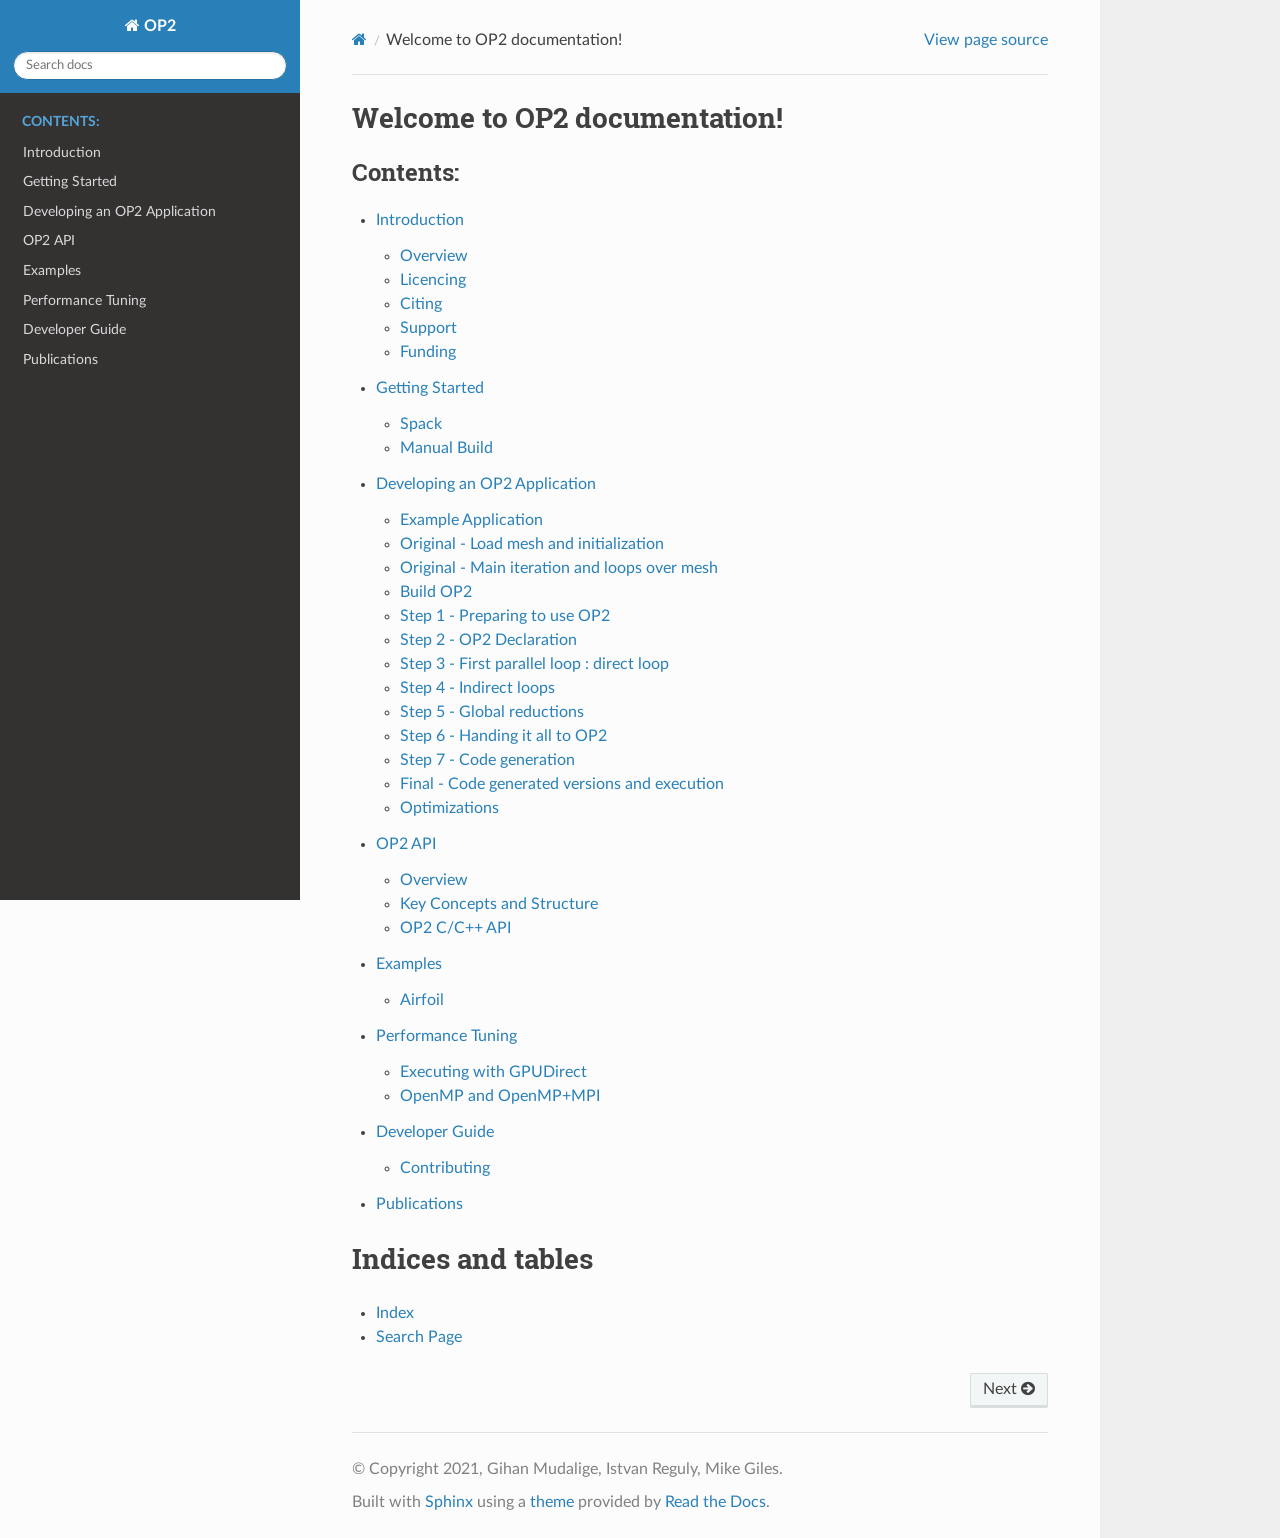
<file: index.html>
<!DOCTYPE html>
<html class="writer-html5" lang="en" data-content_root="./">
<head>
  <meta charset="utf-8" /><meta name="viewport" content="width=device-width, initial-scale=1" />

  <meta name="viewport" content="width=device-width, initial-scale=1.0" />
  <title>Welcome to OP2 documentation! &mdash; OP2 latest documentation</title>
      <link rel="stylesheet" type="text/css" href="_static/pygments.css?v=b86133f3" />
      <link rel="stylesheet" type="text/css" href="_static/css/theme.css?v=9edc463e" />

  
      <script src="_static/jquery.js?v=5d32c60e"></script>
      <script src="_static/_sphinx_javascript_frameworks_compat.js?v=2cd50e6c"></script>
      <script src="_static/documentation_options.js?v=c6e86fd7"></script>
      <script src="_static/doctools.js?v=fd6eb6e6"></script>
      <script src="_static/sphinx_highlight.js?v=6ffebe34"></script>
    <script src="_static/js/theme.js"></script>
    <link rel="index" title="Index" href="genindex.html" />
    <link rel="search" title="Search" href="search.html" />
    <link rel="next" title="Introduction" href="introduction.html" /> 
</head>

<body class="wy-body-for-nav"> 
  <div class="wy-grid-for-nav">
    <nav data-toggle="wy-nav-shift" class="wy-nav-side">
      <div class="wy-side-scroll">
        <div class="wy-side-nav-search" >

          
          
          <a href="#" class="icon icon-home">
            OP2
          </a>
<div role="search">
  <form id="rtd-search-form" class="wy-form" action="search.html" method="get">
    <input type="text" name="q" placeholder="Search docs" aria-label="Search docs" />
    <input type="hidden" name="check_keywords" value="yes" />
    <input type="hidden" name="area" value="default" />
  </form>
</div>
        </div><div class="wy-menu wy-menu-vertical" data-spy="affix" role="navigation" aria-label="Navigation menu">
              <p class="caption" role="heading"><span class="caption-text">Contents:</span></p>
<ul>
<li class="toctree-l1"><a class="reference internal" href="introduction.html">Introduction</a></li>
<li class="toctree-l1"><a class="reference internal" href="getting_started.html">Getting Started</a></li>
<li class="toctree-l1"><a class="reference internal" href="devapp.html">Developing an OP2 Application</a></li>
<li class="toctree-l1"><a class="reference internal" href="api.html">OP2 API</a></li>
<li class="toctree-l1"><a class="reference internal" href="examples.html">Examples</a></li>
<li class="toctree-l1"><a class="reference internal" href="perf.html">Performance Tuning</a></li>
<li class="toctree-l1"><a class="reference internal" href="developer_guide.html">Developer Guide</a></li>
<li class="toctree-l1"><a class="reference internal" href="pubs.html">Publications</a></li>
</ul>

        </div>
      </div>
    </nav>

    <section data-toggle="wy-nav-shift" class="wy-nav-content-wrap"><nav class="wy-nav-top" aria-label="Mobile navigation menu" >
          <i data-toggle="wy-nav-top" class="fa fa-bars"></i>
          <a href="#">OP2</a>
      </nav>

      <div class="wy-nav-content">
        <div class="rst-content">
          <div role="navigation" aria-label="Page navigation">
  <ul class="wy-breadcrumbs">
      <li><a href="#" class="icon icon-home" aria-label="Home"></a></li>
      <li class="breadcrumb-item active">Welcome to OP2 documentation!</li>
      <li class="wy-breadcrumbs-aside">
            <a href="_sources/index.rst.txt" rel="nofollow"> View page source</a>
      </li>
  </ul>
  <hr/>
</div>
          <div role="main" class="document" itemscope="itemscope" itemtype="http://schema.org/Article">
           <div itemprop="articleBody">
             
  <section id="welcome-to-op2-documentation">
<h1>Welcome to OP2 documentation!<a class="headerlink" href="#welcome-to-op2-documentation" title="Link to this heading"></a></h1>
<div class="toctree-wrapper compound">
<p class="caption" role="heading"><span class="caption-text">Contents:</span></p>
<ul>
<li class="toctree-l1"><a class="reference internal" href="introduction.html">Introduction</a><ul>
<li class="toctree-l2"><a class="reference internal" href="introduction.html#overview">Overview</a></li>
<li class="toctree-l2"><a class="reference internal" href="introduction.html#licencing">Licencing</a></li>
<li class="toctree-l2"><a class="reference internal" href="introduction.html#citing">Citing</a></li>
<li class="toctree-l2"><a class="reference internal" href="introduction.html#support">Support</a></li>
<li class="toctree-l2"><a class="reference internal" href="introduction.html#funding">Funding</a></li>
</ul>
</li>
<li class="toctree-l1"><a class="reference internal" href="getting_started.html">Getting Started</a><ul>
<li class="toctree-l2"><a class="reference internal" href="getting_started.html#spack">Spack</a></li>
<li class="toctree-l2"><a class="reference internal" href="getting_started.html#manual-build">Manual Build</a></li>
</ul>
</li>
<li class="toctree-l1"><a class="reference internal" href="devapp.html">Developing an OP2 Application</a><ul>
<li class="toctree-l2"><a class="reference internal" href="devapp.html#example-application">Example Application</a></li>
<li class="toctree-l2"><a class="reference internal" href="devapp.html#original-load-mesh-and-initialization">Original - Load mesh and initialization</a></li>
<li class="toctree-l2"><a class="reference internal" href="devapp.html#original-main-iteration-and-loops-over-mesh">Original - Main iteration and loops over mesh</a></li>
<li class="toctree-l2"><a class="reference internal" href="devapp.html#build-op2">Build OP2</a></li>
<li class="toctree-l2"><a class="reference internal" href="devapp.html#step-1-preparing-to-use-op2">Step 1 - Preparing to use OP2</a></li>
<li class="toctree-l2"><a class="reference internal" href="devapp.html#step-2-op2-declaration">Step 2 - OP2 Declaration</a></li>
<li class="toctree-l2"><a class="reference internal" href="devapp.html#step-3-first-parallel-loop-direct-loop">Step 3 - First parallel loop : direct loop</a></li>
<li class="toctree-l2"><a class="reference internal" href="devapp.html#step-4-indirect-loops">Step 4 - Indirect loops</a></li>
<li class="toctree-l2"><a class="reference internal" href="devapp.html#step-5-global-reductions">Step 5 - Global reductions</a></li>
<li class="toctree-l2"><a class="reference internal" href="devapp.html#step-6-handing-it-all-to-op2">Step 6 - Handing it all to OP2</a></li>
<li class="toctree-l2"><a class="reference internal" href="devapp.html#step-7-code-generation">Step 7 - Code generation</a></li>
<li class="toctree-l2"><a class="reference internal" href="devapp.html#final-code-generated-versions-and-execution">Final - Code generated versions and execution</a></li>
<li class="toctree-l2"><a class="reference internal" href="devapp.html#optimizations">Optimizations</a></li>
</ul>
</li>
<li class="toctree-l1"><a class="reference internal" href="api.html">OP2 API</a><ul>
<li class="toctree-l2"><a class="reference internal" href="api.html#overview">Overview</a></li>
<li class="toctree-l2"><a class="reference internal" href="api.html#key-concepts-and-structure">Key Concepts and Structure</a></li>
<li class="toctree-l2"><a class="reference internal" href="api.html#op2-c-c-api">OP2 C/C++ API</a></li>
</ul>
</li>
<li class="toctree-l1"><a class="reference internal" href="examples.html">Examples</a><ul>
<li class="toctree-l2"><a class="reference internal" href="examples.html#airfoil">Airfoil</a></li>
</ul>
</li>
<li class="toctree-l1"><a class="reference internal" href="perf.html">Performance Tuning</a><ul>
<li class="toctree-l2"><a class="reference internal" href="perf.html#executing-with-gpudirect">Executing with GPUDirect</a></li>
<li class="toctree-l2"><a class="reference internal" href="perf.html#openmp-and-openmp-mpi">OpenMP and OpenMP+MPI</a></li>
</ul>
</li>
<li class="toctree-l1"><a class="reference internal" href="developer_guide.html">Developer Guide</a><ul>
<li class="toctree-l2"><a class="reference internal" href="developer_guide.html#contributing">Contributing</a></li>
</ul>
</li>
<li class="toctree-l1"><a class="reference internal" href="pubs.html">Publications</a></li>
</ul>
</div>
</section>
<section id="indices-and-tables">
<h1>Indices and tables<a class="headerlink" href="#indices-and-tables" title="Link to this heading"></a></h1>
<ul class="simple">
<li><p><a class="reference internal" href="genindex.html"><span class="std std-ref">Index</span></a></p></li>
<li><p><a class="reference internal" href="search.html"><span class="std std-ref">Search Page</span></a></p></li>
</ul>
</section>


           </div>
          </div>
          <footer><div class="rst-footer-buttons" role="navigation" aria-label="Footer">
        <a href="introduction.html" class="btn btn-neutral float-right" title="Introduction" accesskey="n" rel="next">Next <span class="fa fa-arrow-circle-right" aria-hidden="true"></span></a>
    </div>

  <hr/>

  <div role="contentinfo">
    <p>&#169; Copyright 2021, Gihan Mudalige, Istvan Reguly, Mike Giles.</p>
  </div>

  Built with <a href="https://www.sphinx-doc.org/">Sphinx</a> using a
    <a href="https://github.com/readthedocs/sphinx_rtd_theme">theme</a>
    provided by <a href="https://readthedocs.org">Read the Docs</a>.
   

</footer>
        </div>
      </div>
    </section>
  </div>
  <script>
      jQuery(function () {
          SphinxRtdTheme.Navigation.enable(true);
      });
  </script> 

</body>
</html>
</file>
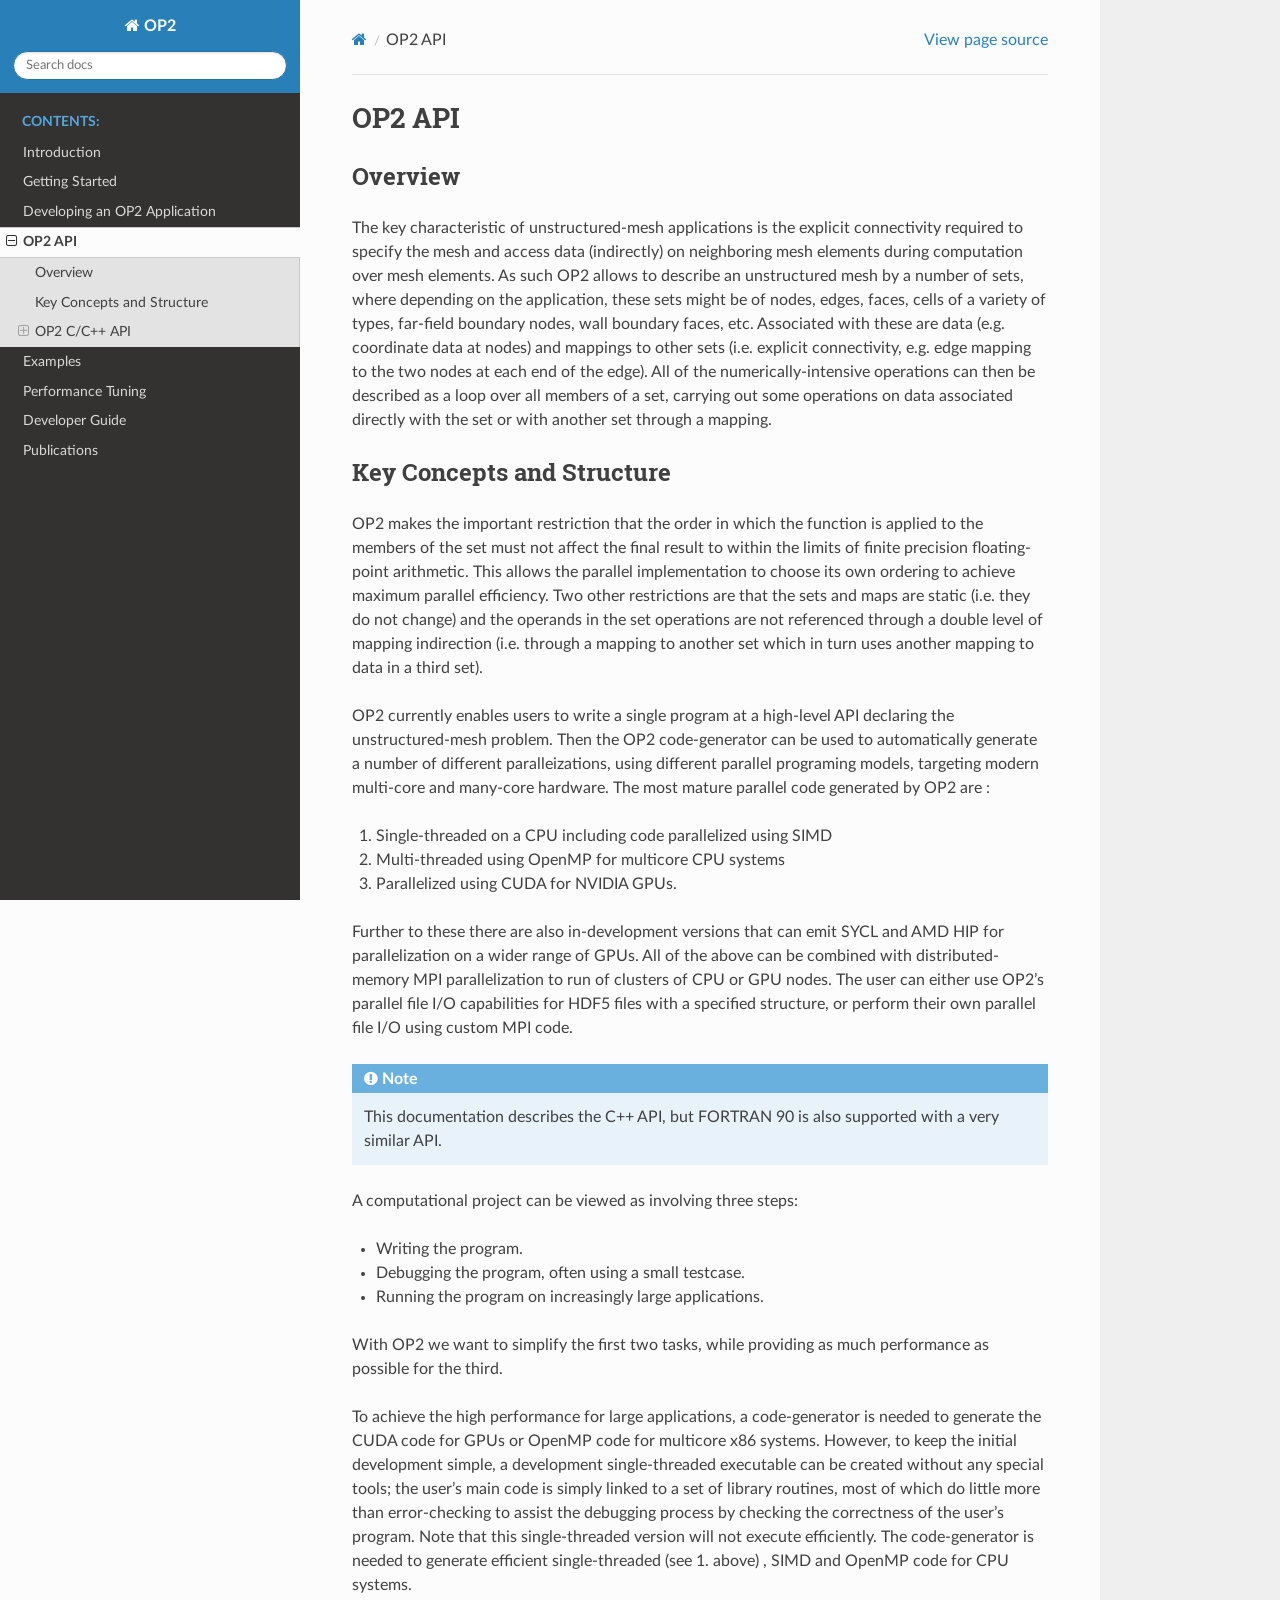
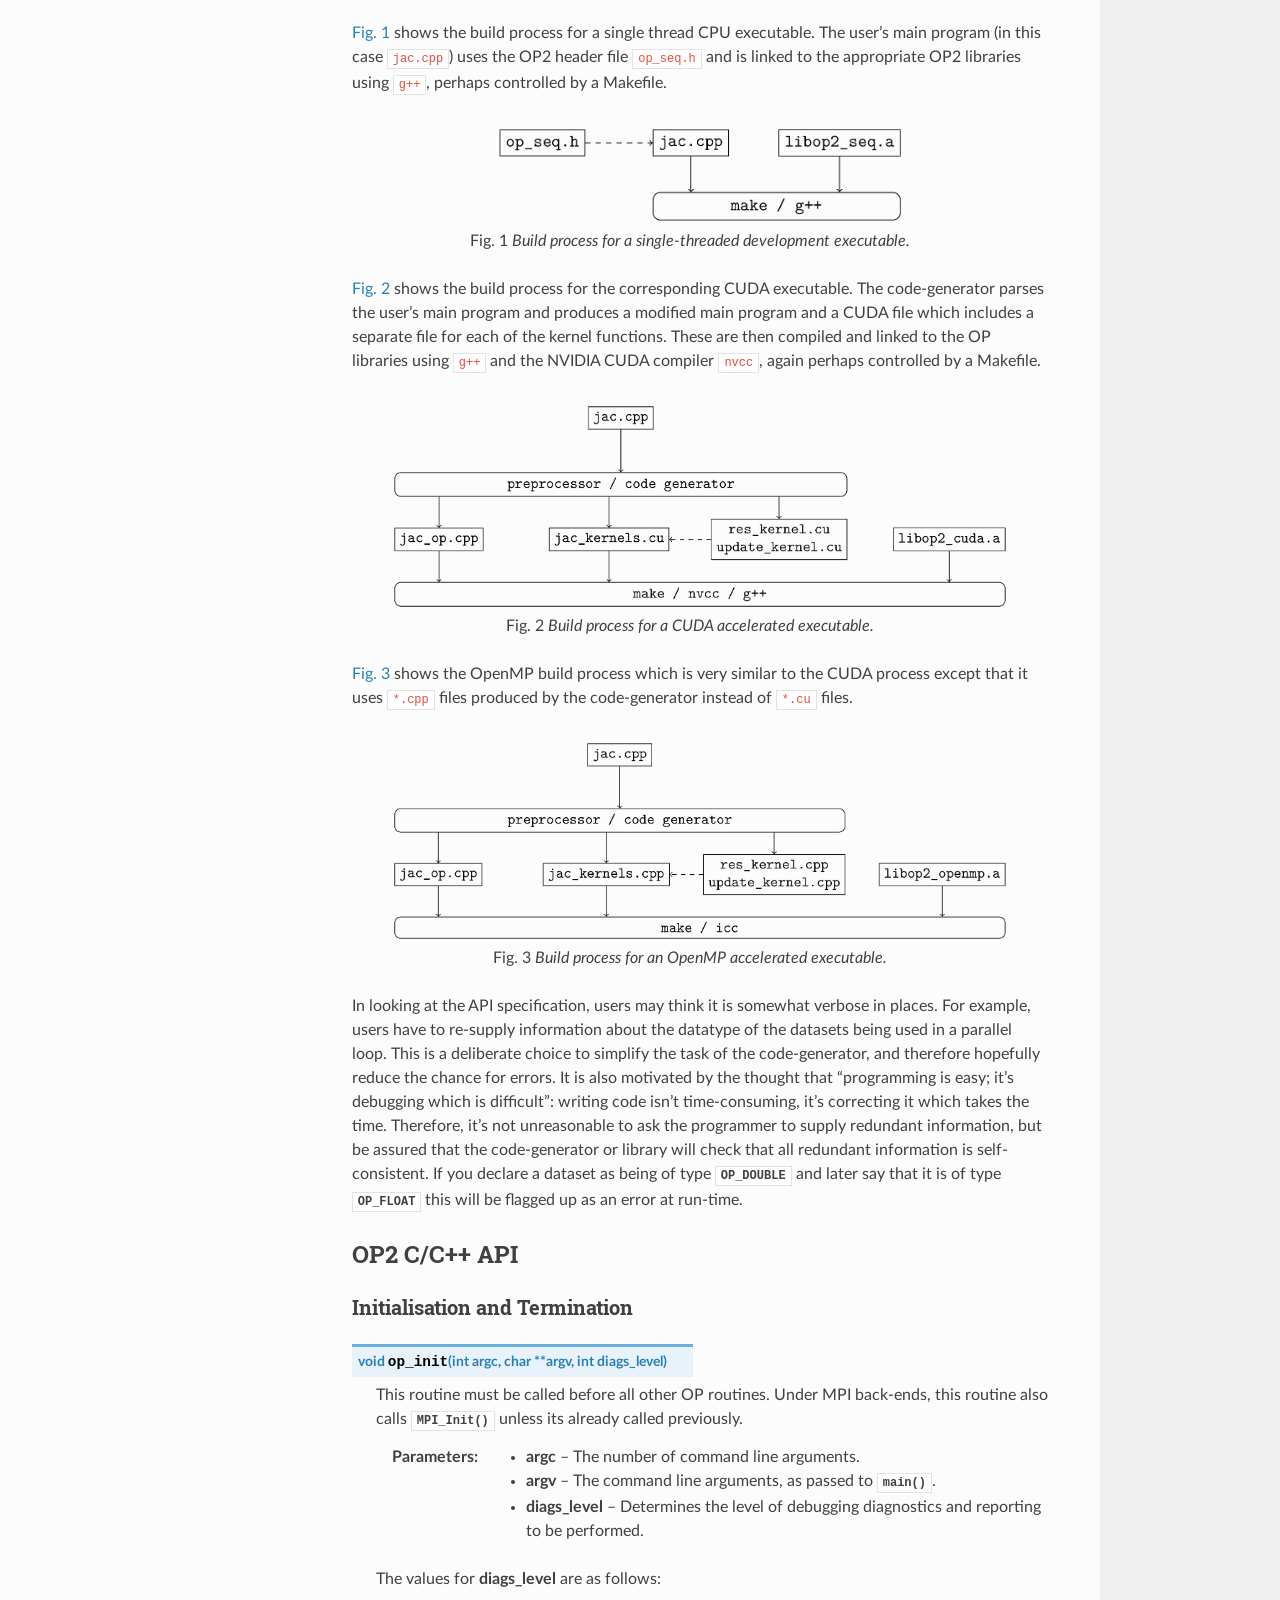
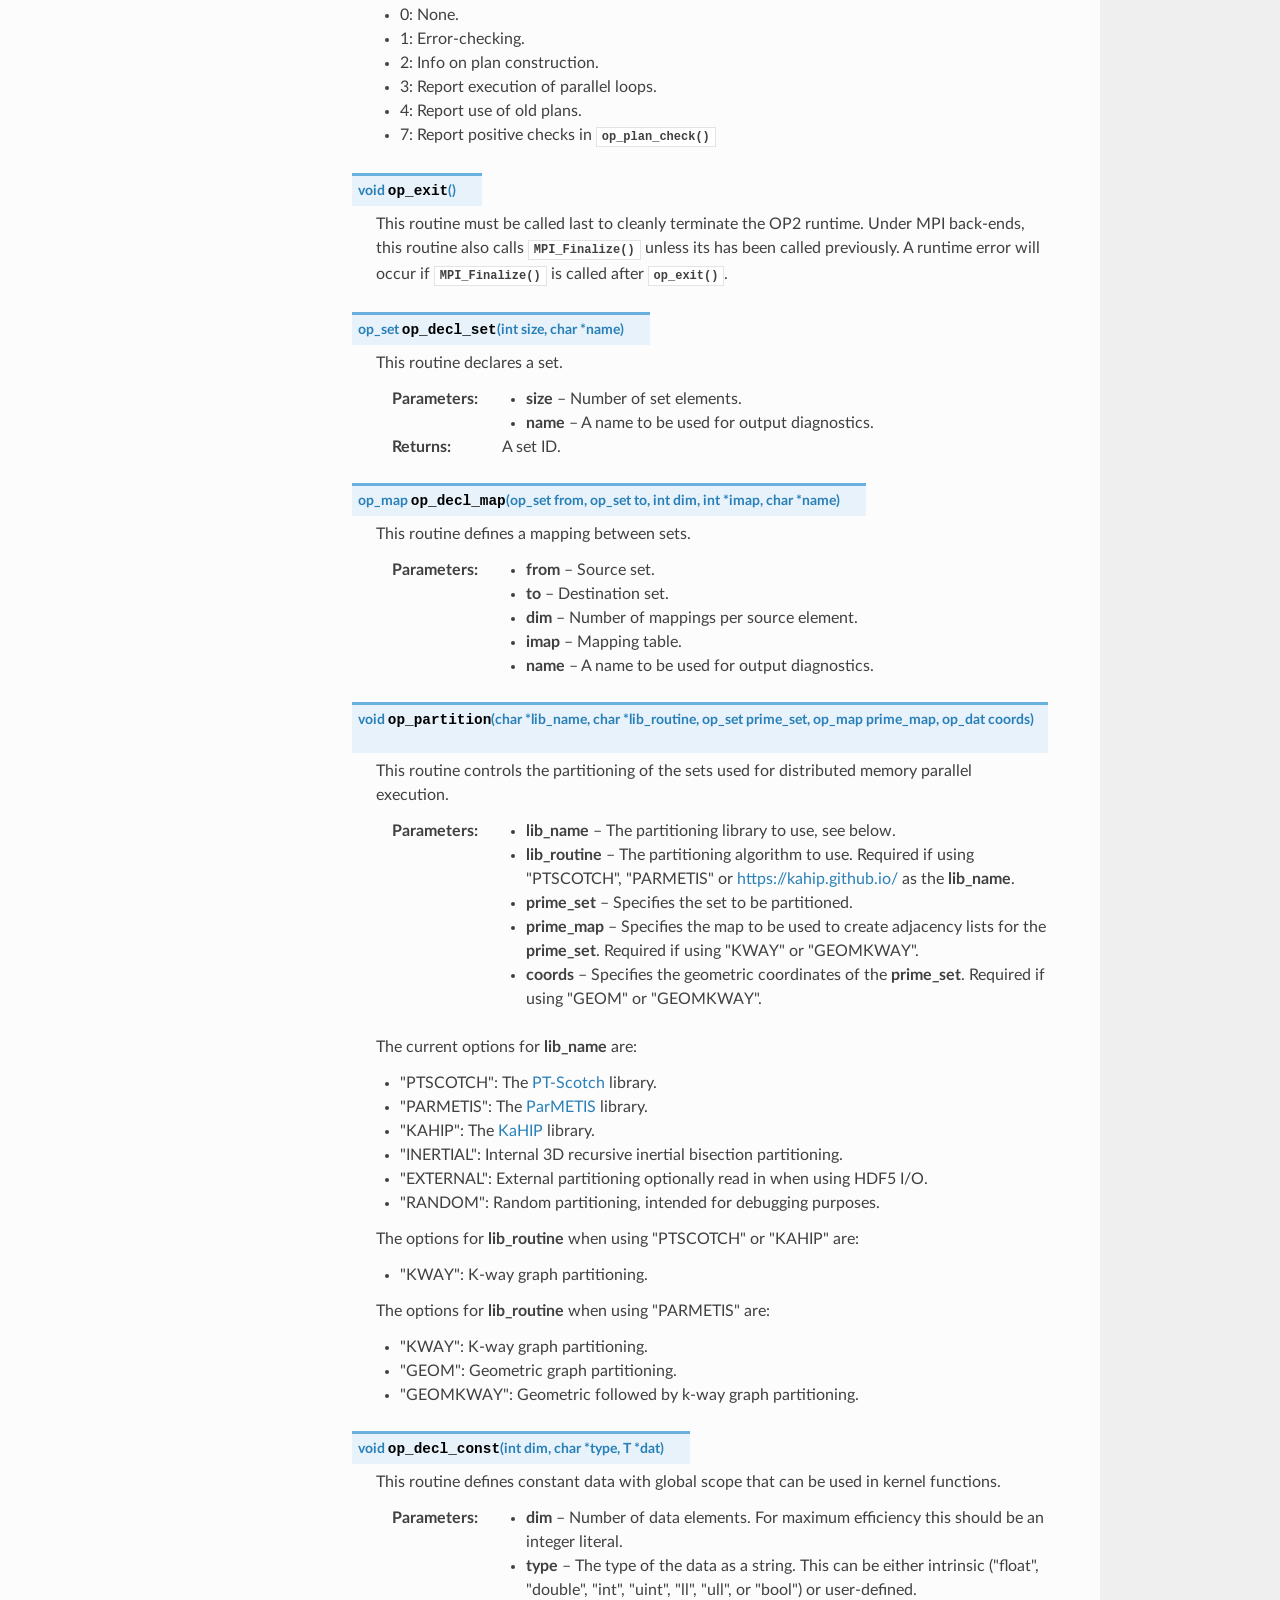
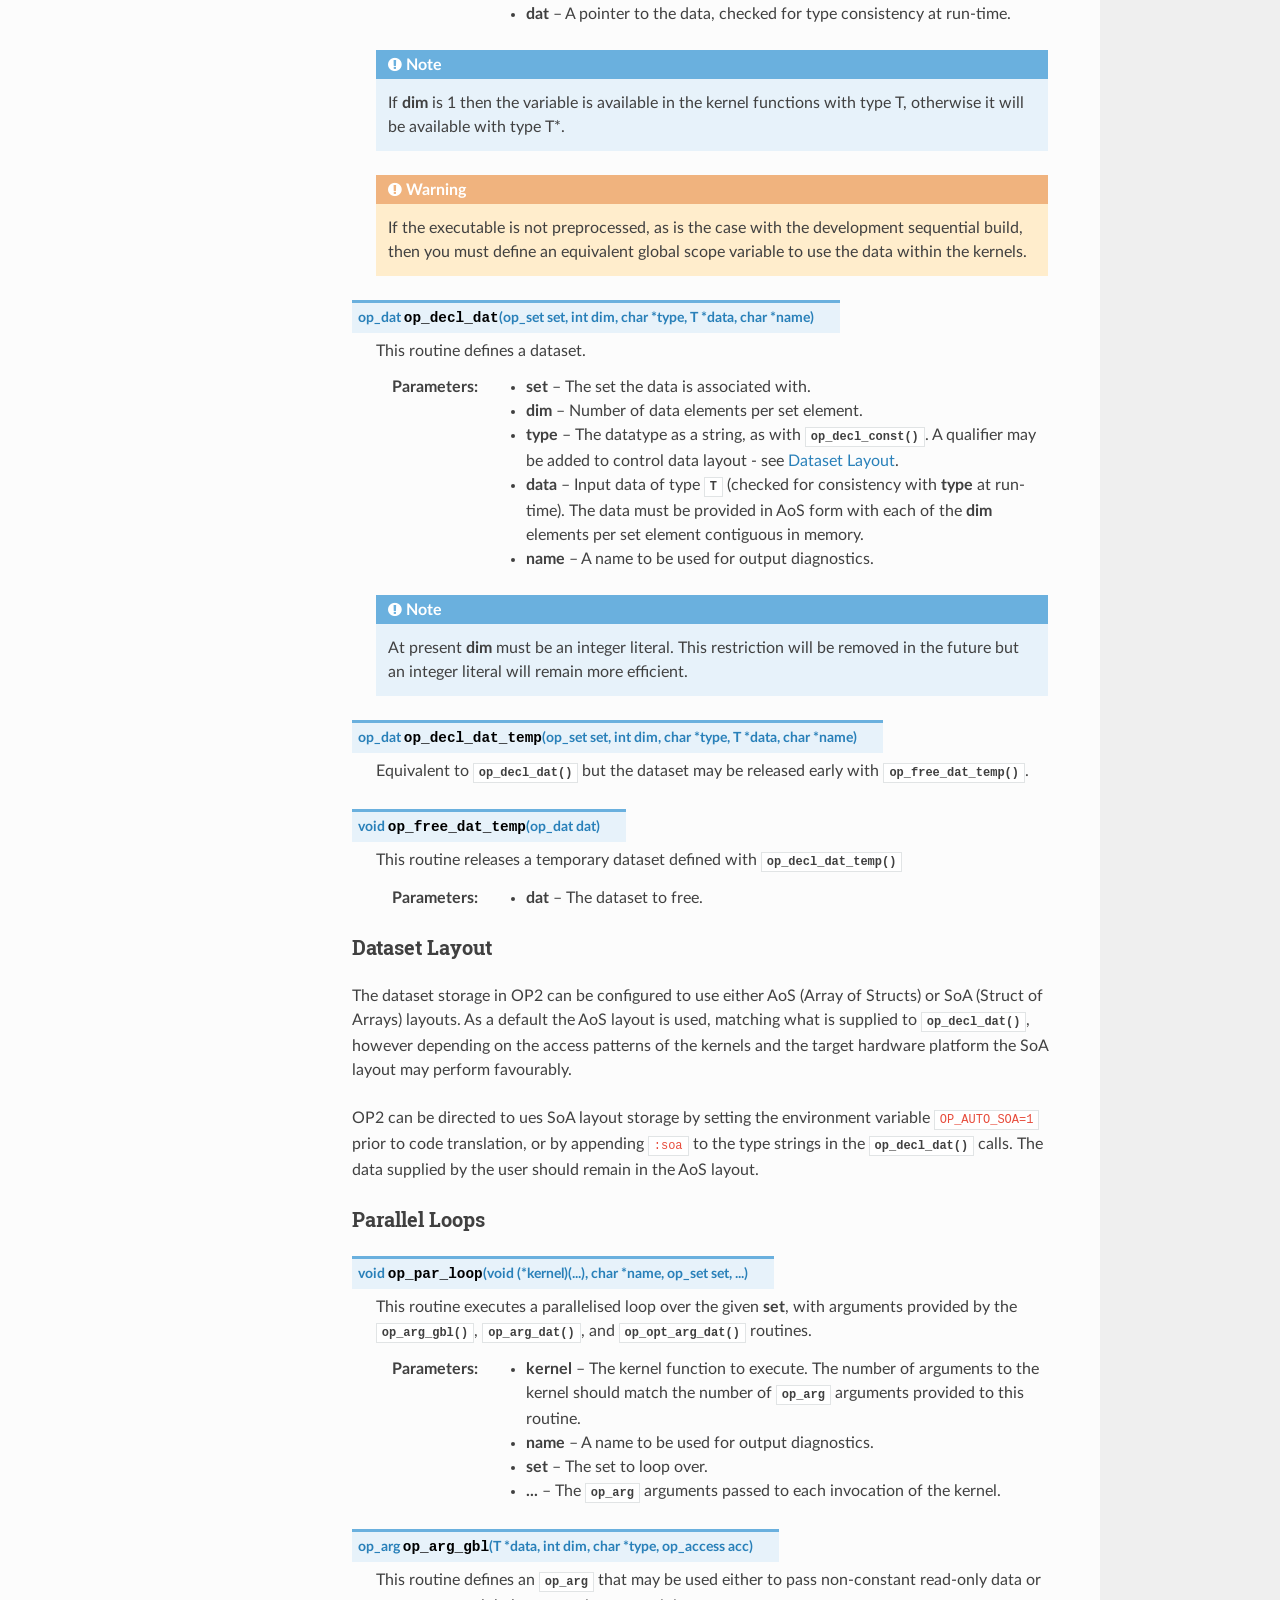
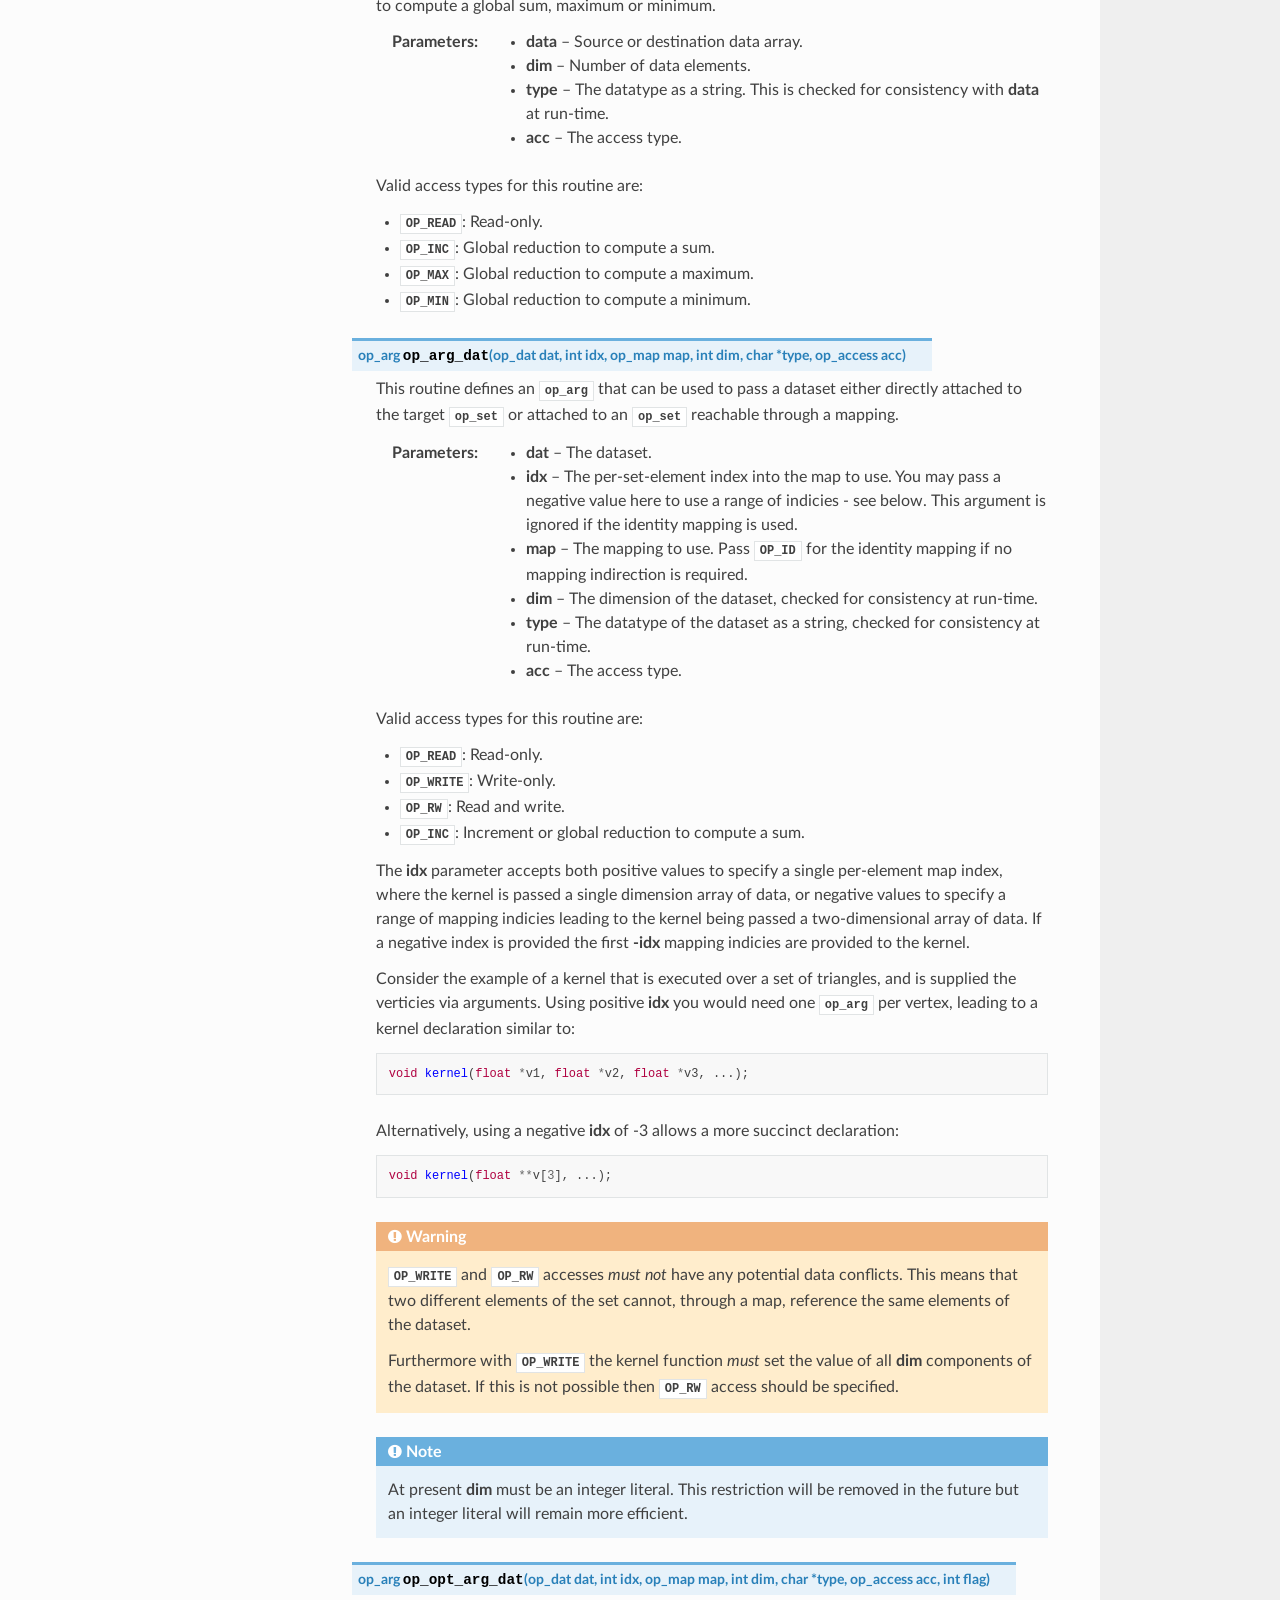
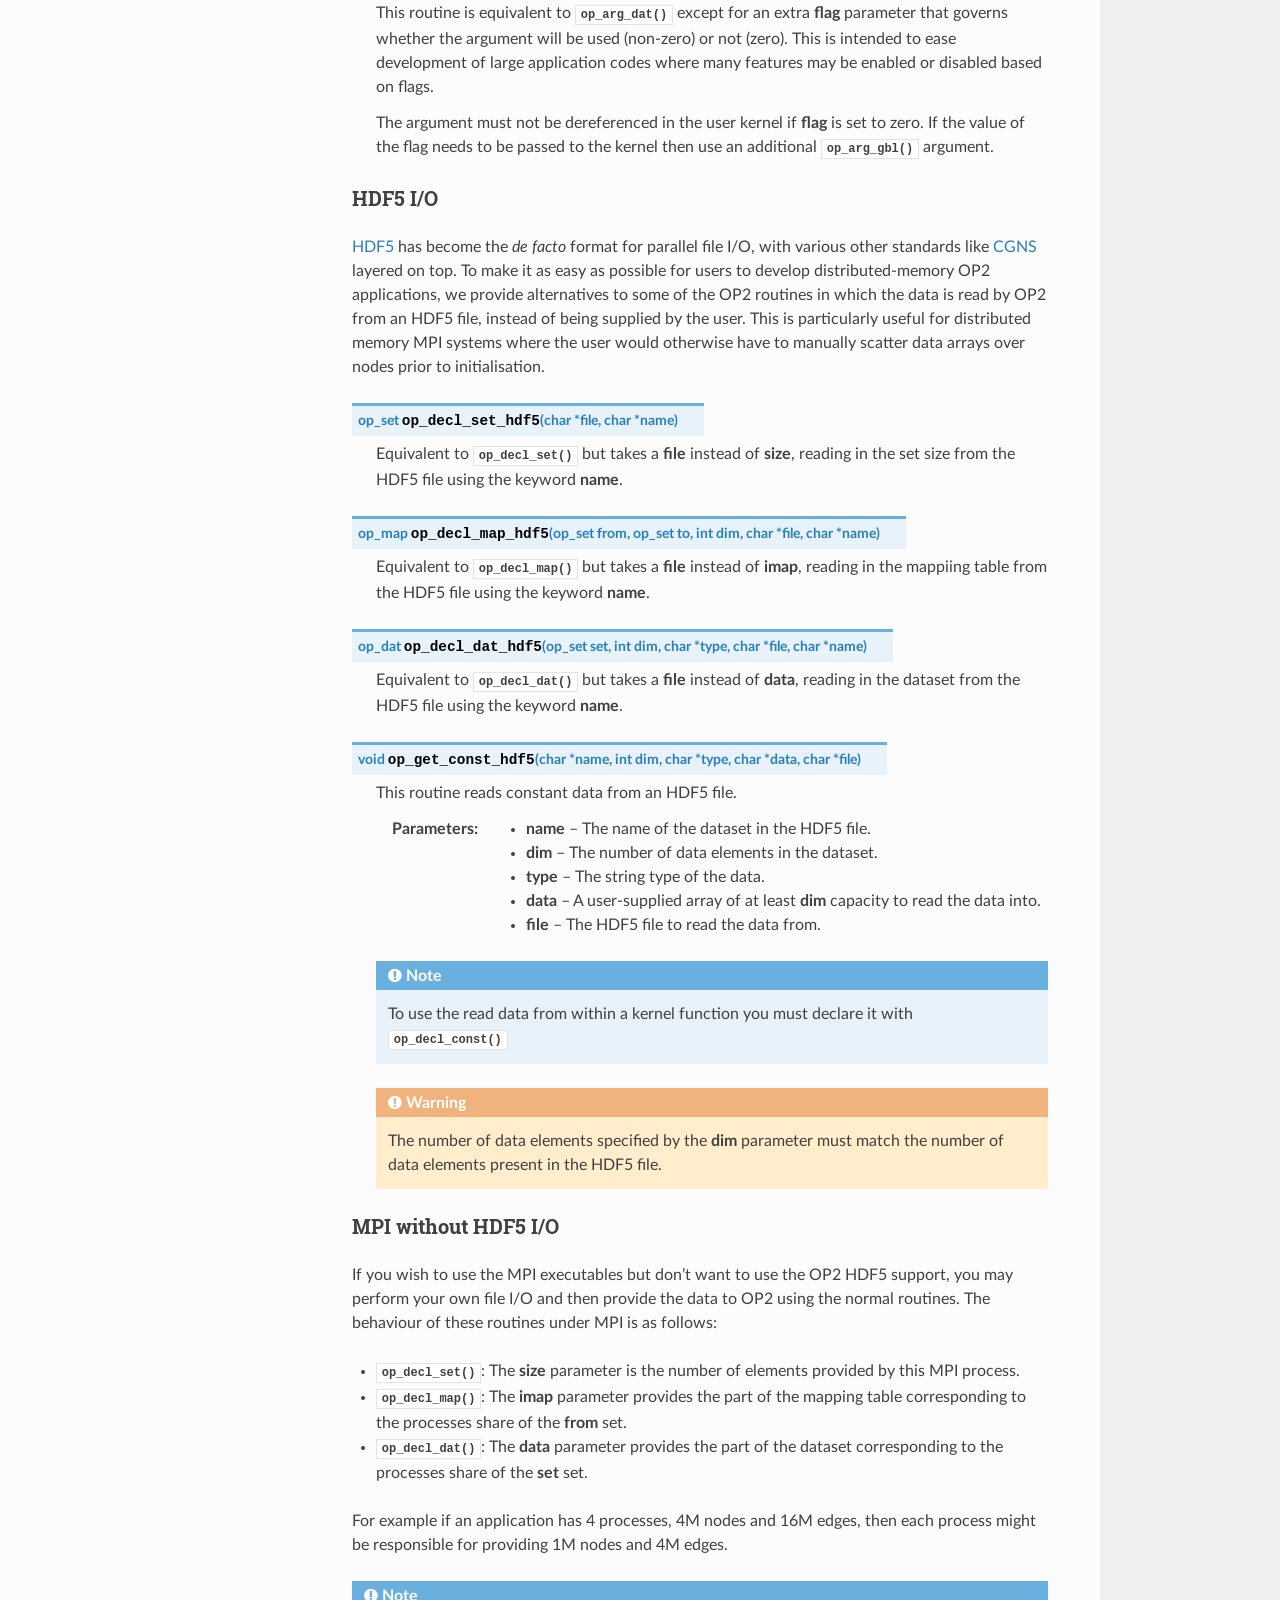
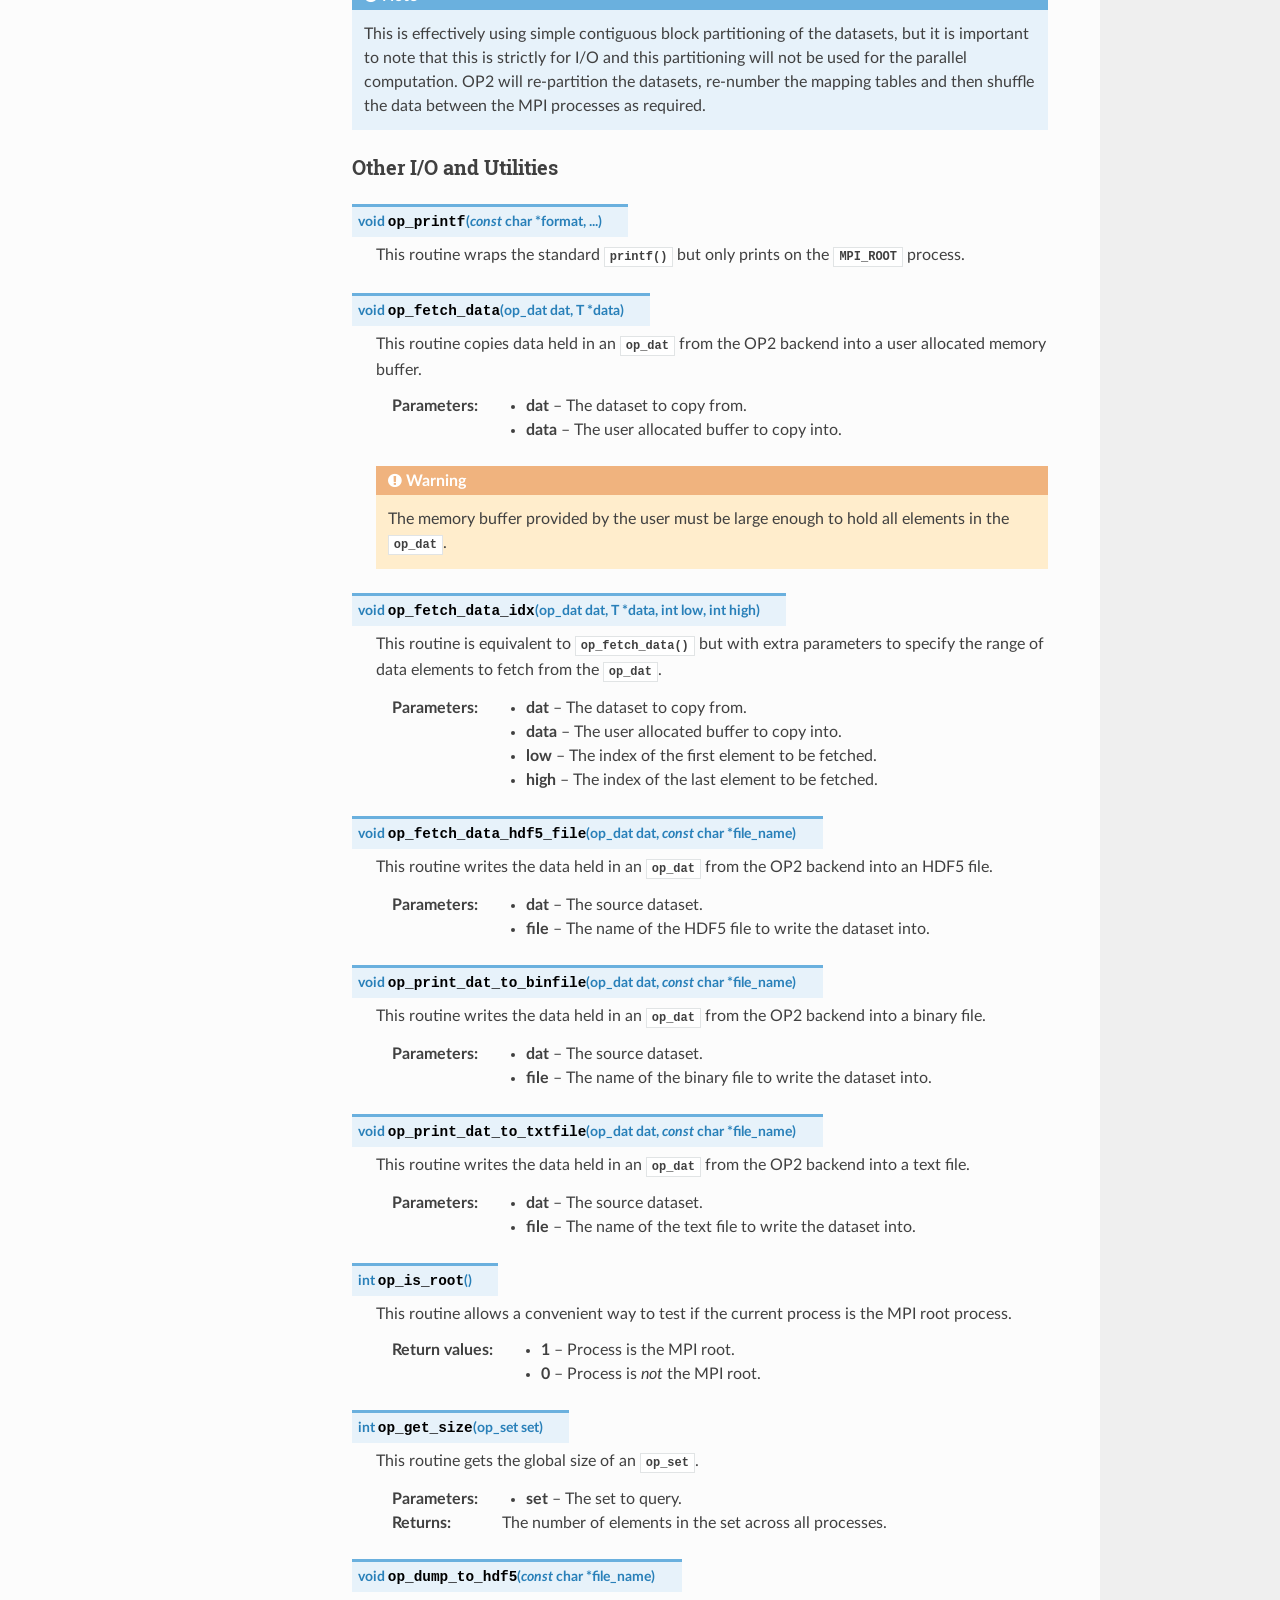
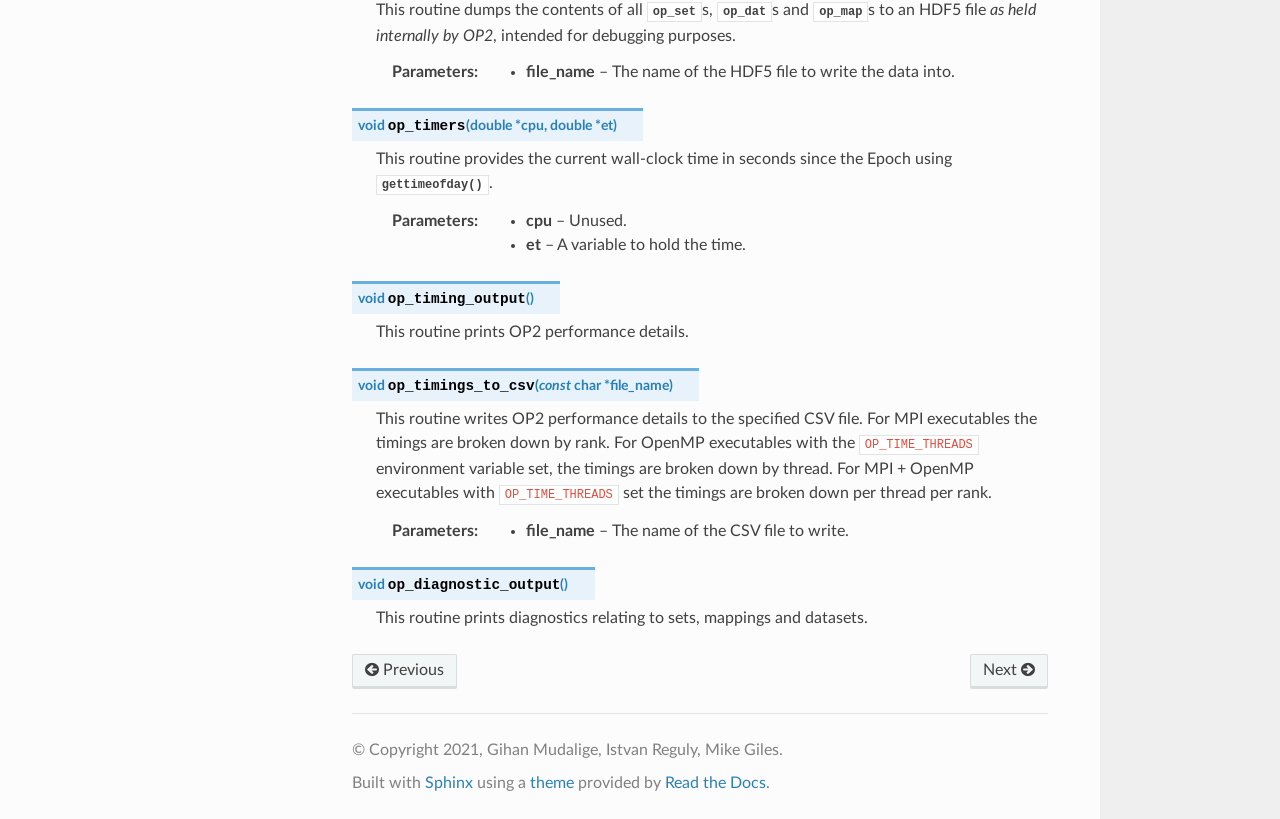
<file: api.html>
<!DOCTYPE html>
<html class="writer-html5" lang="en" data-content_root="./">
<head>
  <meta charset="utf-8" /><meta name="viewport" content="width=device-width, initial-scale=1" />

  <meta name="viewport" content="width=device-width, initial-scale=1.0" />
  <title>OP2 API &mdash; OP2 latest documentation</title>
      <link rel="stylesheet" type="text/css" href="_static/pygments.css?v=b86133f3" />
      <link rel="stylesheet" type="text/css" href="_static/css/theme.css?v=9edc463e" />

  
      <script src="_static/jquery.js?v=5d32c60e"></script>
      <script src="_static/_sphinx_javascript_frameworks_compat.js?v=2cd50e6c"></script>
      <script src="_static/documentation_options.js?v=c6e86fd7"></script>
      <script src="_static/doctools.js?v=fd6eb6e6"></script>
      <script src="_static/sphinx_highlight.js?v=6ffebe34"></script>
    <script src="_static/js/theme.js"></script>
    <link rel="index" title="Index" href="genindex.html" />
    <link rel="search" title="Search" href="search.html" />
    <link rel="next" title="Examples" href="examples.html" />
    <link rel="prev" title="Developing an OP2 Application" href="devapp.html" /> 
</head>

<body class="wy-body-for-nav"> 
  <div class="wy-grid-for-nav">
    <nav data-toggle="wy-nav-shift" class="wy-nav-side">
      <div class="wy-side-scroll">
        <div class="wy-side-nav-search" >

          
          
          <a href="index.html" class="icon icon-home">
            OP2
          </a>
<div role="search">
  <form id="rtd-search-form" class="wy-form" action="search.html" method="get">
    <input type="text" name="q" placeholder="Search docs" aria-label="Search docs" />
    <input type="hidden" name="check_keywords" value="yes" />
    <input type="hidden" name="area" value="default" />
  </form>
</div>
        </div><div class="wy-menu wy-menu-vertical" data-spy="affix" role="navigation" aria-label="Navigation menu">
              <p class="caption" role="heading"><span class="caption-text">Contents:</span></p>
<ul class="current">
<li class="toctree-l1"><a class="reference internal" href="introduction.html">Introduction</a></li>
<li class="toctree-l1"><a class="reference internal" href="getting_started.html">Getting Started</a></li>
<li class="toctree-l1"><a class="reference internal" href="devapp.html">Developing an OP2 Application</a></li>
<li class="toctree-l1 current"><a class="current reference internal" href="#">OP2 API</a><ul>
<li class="toctree-l2"><a class="reference internal" href="#overview">Overview</a></li>
<li class="toctree-l2"><a class="reference internal" href="#key-concepts-and-structure">Key Concepts and Structure</a></li>
<li class="toctree-l2"><a class="reference internal" href="#op2-c-c-api">OP2 C/C++ API</a><ul>
<li class="toctree-l3"><a class="reference internal" href="#initialisation-and-termination">Initialisation and Termination</a><ul>
<li class="toctree-l4"><a class="reference internal" href="#c.op_init"><code class="docutils literal notranslate"><span class="pre">op_init()</span></code></a></li>
<li class="toctree-l4"><a class="reference internal" href="#c.op_exit"><code class="docutils literal notranslate"><span class="pre">op_exit()</span></code></a></li>
<li class="toctree-l4"><a class="reference internal" href="#c.op_decl_set"><code class="docutils literal notranslate"><span class="pre">op_decl_set()</span></code></a></li>
<li class="toctree-l4"><a class="reference internal" href="#c.op_decl_map"><code class="docutils literal notranslate"><span class="pre">op_decl_map()</span></code></a></li>
<li class="toctree-l4"><a class="reference internal" href="#c.op_partition"><code class="docutils literal notranslate"><span class="pre">op_partition()</span></code></a></li>
<li class="toctree-l4"><a class="reference internal" href="#c.op_decl_const"><code class="docutils literal notranslate"><span class="pre">op_decl_const()</span></code></a></li>
<li class="toctree-l4"><a class="reference internal" href="#c.op_decl_dat"><code class="docutils literal notranslate"><span class="pre">op_decl_dat()</span></code></a></li>
<li class="toctree-l4"><a class="reference internal" href="#c.op_decl_dat_temp"><code class="docutils literal notranslate"><span class="pre">op_decl_dat_temp()</span></code></a></li>
<li class="toctree-l4"><a class="reference internal" href="#c.op_free_dat_temp"><code class="docutils literal notranslate"><span class="pre">op_free_dat_temp()</span></code></a></li>
</ul>
</li>
<li class="toctree-l3"><a class="reference internal" href="#dataset-layout">Dataset Layout</a></li>
<li class="toctree-l3"><a class="reference internal" href="#parallel-loops">Parallel Loops</a><ul>
<li class="toctree-l4"><a class="reference internal" href="#c.op_par_loop"><code class="docutils literal notranslate"><span class="pre">op_par_loop()</span></code></a></li>
<li class="toctree-l4"><a class="reference internal" href="#c.op_arg_gbl"><code class="docutils literal notranslate"><span class="pre">op_arg_gbl()</span></code></a></li>
<li class="toctree-l4"><a class="reference internal" href="#c.op_arg_dat"><code class="docutils literal notranslate"><span class="pre">op_arg_dat()</span></code></a></li>
<li class="toctree-l4"><a class="reference internal" href="#c.op_opt_arg_dat"><code class="docutils literal notranslate"><span class="pre">op_opt_arg_dat()</span></code></a></li>
</ul>
</li>
<li class="toctree-l3"><a class="reference internal" href="#hdf5-i-o">HDF5 I/O</a><ul>
<li class="toctree-l4"><a class="reference internal" href="#c.op_decl_set_hdf5"><code class="docutils literal notranslate"><span class="pre">op_decl_set_hdf5()</span></code></a></li>
<li class="toctree-l4"><a class="reference internal" href="#c.op_decl_map_hdf5"><code class="docutils literal notranslate"><span class="pre">op_decl_map_hdf5()</span></code></a></li>
<li class="toctree-l4"><a class="reference internal" href="#c.op_decl_dat_hdf5"><code class="docutils literal notranslate"><span class="pre">op_decl_dat_hdf5()</span></code></a></li>
<li class="toctree-l4"><a class="reference internal" href="#c.op_get_const_hdf5"><code class="docutils literal notranslate"><span class="pre">op_get_const_hdf5()</span></code></a></li>
</ul>
</li>
<li class="toctree-l3"><a class="reference internal" href="#mpi-without-hdf5-i-o">MPI without HDF5 I/O</a></li>
<li class="toctree-l3"><a class="reference internal" href="#other-i-o-and-utilities">Other I/O and Utilities</a><ul>
<li class="toctree-l4"><a class="reference internal" href="#c.op_printf"><code class="docutils literal notranslate"><span class="pre">op_printf()</span></code></a></li>
<li class="toctree-l4"><a class="reference internal" href="#c.op_fetch_data"><code class="docutils literal notranslate"><span class="pre">op_fetch_data()</span></code></a></li>
<li class="toctree-l4"><a class="reference internal" href="#c.op_fetch_data_idx"><code class="docutils literal notranslate"><span class="pre">op_fetch_data_idx()</span></code></a></li>
<li class="toctree-l4"><a class="reference internal" href="#c.op_fetch_data_hdf5_file"><code class="docutils literal notranslate"><span class="pre">op_fetch_data_hdf5_file()</span></code></a></li>
<li class="toctree-l4"><a class="reference internal" href="#c.op_print_dat_to_binfile"><code class="docutils literal notranslate"><span class="pre">op_print_dat_to_binfile()</span></code></a></li>
<li class="toctree-l4"><a class="reference internal" href="#c.op_print_dat_to_txtfile"><code class="docutils literal notranslate"><span class="pre">op_print_dat_to_txtfile()</span></code></a></li>
<li class="toctree-l4"><a class="reference internal" href="#c.op_is_root"><code class="docutils literal notranslate"><span class="pre">op_is_root()</span></code></a></li>
<li class="toctree-l4"><a class="reference internal" href="#c.op_get_size"><code class="docutils literal notranslate"><span class="pre">op_get_size()</span></code></a></li>
<li class="toctree-l4"><a class="reference internal" href="#c.op_dump_to_hdf5"><code class="docutils literal notranslate"><span class="pre">op_dump_to_hdf5()</span></code></a></li>
<li class="toctree-l4"><a class="reference internal" href="#c.op_timers"><code class="docutils literal notranslate"><span class="pre">op_timers()</span></code></a></li>
<li class="toctree-l4"><a class="reference internal" href="#c.op_timing_output"><code class="docutils literal notranslate"><span class="pre">op_timing_output()</span></code></a></li>
<li class="toctree-l4"><a class="reference internal" href="#c.op_timings_to_csv"><code class="docutils literal notranslate"><span class="pre">op_timings_to_csv()</span></code></a></li>
<li class="toctree-l4"><a class="reference internal" href="#c.op_diagnostic_output"><code class="docutils literal notranslate"><span class="pre">op_diagnostic_output()</span></code></a></li>
</ul>
</li>
</ul>
</li>
</ul>
</li>
<li class="toctree-l1"><a class="reference internal" href="examples.html">Examples</a></li>
<li class="toctree-l1"><a class="reference internal" href="perf.html">Performance Tuning</a></li>
<li class="toctree-l1"><a class="reference internal" href="developer_guide.html">Developer Guide</a></li>
<li class="toctree-l1"><a class="reference internal" href="pubs.html">Publications</a></li>
</ul>

        </div>
      </div>
    </nav>

    <section data-toggle="wy-nav-shift" class="wy-nav-content-wrap"><nav class="wy-nav-top" aria-label="Mobile navigation menu" >
          <i data-toggle="wy-nav-top" class="fa fa-bars"></i>
          <a href="index.html">OP2</a>
      </nav>

      <div class="wy-nav-content">
        <div class="rst-content">
          <div role="navigation" aria-label="Page navigation">
  <ul class="wy-breadcrumbs">
      <li><a href="index.html" class="icon icon-home" aria-label="Home"></a></li>
      <li class="breadcrumb-item active">OP2 API</li>
      <li class="wy-breadcrumbs-aside">
            <a href="_sources/api.rst.txt" rel="nofollow"> View page source</a>
      </li>
  </ul>
  <hr/>
</div>
          <div role="main" class="document" itemscope="itemscope" itemtype="http://schema.org/Article">
           <div itemprop="articleBody">
             
  <section id="op2-api">
<h1>OP2 API<a class="headerlink" href="#op2-api" title="Link to this heading"></a></h1>
<section id="overview">
<h2>Overview<a class="headerlink" href="#overview" title="Link to this heading"></a></h2>
<p>The key characteristic of unstructured-mesh applications is the explicit connectivity required to specify the mesh and access data (indirectly) on neighboring mesh elements during computation over mesh elements. As such OP2 allows to describe an unstructured mesh by a number of sets, where depending on the application, these sets might be of nodes, edges, faces, cells of a variety of types, far-field boundary nodes, wall boundary faces, etc. Associated with these are data (e.g. coordinate data at nodes) and mappings to other sets (i.e. explicit connectivity, e.g. edge mapping to the two nodes at each end of the edge). All of the numerically-intensive operations can then be described as a loop over all members of a set, carrying out some operations on data associated directly with the set or with another set through a mapping.</p>
</section>
<section id="key-concepts-and-structure">
<h2>Key Concepts and Structure<a class="headerlink" href="#key-concepts-and-structure" title="Link to this heading"></a></h2>
<p>OP2 makes the important restriction that the order in which the function is applied to the members of the set must not affect the final result to within the limits of finite precision floating-point arithmetic. This allows the parallel implementation to choose its own ordering to achieve maximum parallel efficiency. Two other restrictions are that the sets and maps are static (i.e. they do not change) and the operands in the set operations are not referenced through a double level of mapping indirection (i.e. through a mapping to another set which in turn uses another mapping to data in a third set).</p>
<p>OP2 currently enables users to write a single program at a high-level API declaring the unstructured-mesh problem. Then the OP2 code-generator can be used to automatically generate a number of different paralleizations, using different parallel programing models, targeting modern multi-core and many-core hardware. The most mature parallel code generated by OP2 are :</p>
<ol class="arabic simple">
<li><p>Single-threaded on a CPU including code parallelized using SIMD</p></li>
<li><p>Multi-threaded using OpenMP for multicore CPU systems</p></li>
<li><p>Parallelized using CUDA for NVIDIA GPUs.</p></li>
</ol>
<p>Further to these there are also in-development versions that can emit SYCL and AMD HIP for parallelization on a wider range of GPUs. All of the above can be combined with distributed-memory MPI parallelization to run of clusters of CPU or GPU nodes. The user can either use OP2’s parallel file I/O capabilities for HDF5 files with a specified structure, or perform their own parallel file I/O using custom MPI code.</p>
<div class="admonition note">
<p class="admonition-title">Note</p>
<p>This documentation describes the C++ API, but FORTRAN 90 is also supported with a very similar API.</p>
</div>
<p>A computational project can be viewed as involving three steps:</p>
<ul class="simple">
<li><p>Writing the program.</p></li>
<li><p>Debugging the program, often using a small testcase.</p></li>
<li><p>Running the program on increasingly large applications.</p></li>
</ul>
<p>With OP2 we want to simplify the first two tasks, while providing as much performance as possible for the third.</p>
<p>To achieve the high performance for large applications, a code-generator is needed to generate the CUDA code for GPUs or OpenMP code for multicore x86 systems. However, to keep the initial development simple, a development single-threaded executable can be created without any special tools; the user’s main code is simply linked to a set of library routines, most of which do little more than error-checking to assist the debugging process by checking the correctness of the user’s program. Note that this single-threaded version will not execute efficiently. The code-generator is needed to generate efficient single-threaded (see 1. above) , SIMD and OpenMP code for CPU systems.</p>
<p><a class="reference internal" href="#seq-build"><span class="std std-numref">Fig. 1</span></a> shows the build process for a single thread CPU executable. The user’s main program (in this case <code class="docutils literal notranslate"><span class="pre">jac.cpp</span></code>) uses the OP2 header file <code class="docutils literal notranslate"><span class="pre">op_seq.h</span></code> and is linked to the appropriate OP2 libraries using <code class="docutils literal notranslate"><span class="pre">g++</span></code>, perhaps controlled by a Makefile.</p>
<figure class="align-center" id="id1">
<span id="seq-build"></span><a class="reference internal image-reference" href="_images/seq-build.png"><img alt="_images/seq-build.png" src="_images/seq-build.png" style="width: 60%;" />
</a>
<figcaption>
<p><span class="caption-number">Fig. 1 </span><span class="caption-text">Build process for a single-threaded development executable.</span><a class="headerlink" href="#id1" title="Link to this image"></a></p>
</figcaption>
</figure>
<p><a class="reference internal" href="#cuda-build"><span class="std std-numref">Fig. 2</span></a> shows the build process for the corresponding CUDA executable. The code-generator parses the user’s main program and produces a modified main program and a CUDA file which includes a separate file for each of the kernel functions. These are then compiled and linked to the OP libraries using <code class="docutils literal notranslate"><span class="pre">g++</span></code> and the NVIDIA CUDA compiler <code class="docutils literal notranslate"><span class="pre">nvcc</span></code>, again perhaps controlled by a Makefile.</p>
<figure class="align-center" id="id2">
<span id="cuda-build"></span><a class="reference internal image-reference" href="_images/cuda-build.png"><img alt="_images/cuda-build.png" src="_images/cuda-build.png" style="width: 90%;" />
</a>
<figcaption>
<p><span class="caption-number">Fig. 2 </span><span class="caption-text">Build process for a CUDA accelerated executable.</span><a class="headerlink" href="#id2" title="Link to this image"></a></p>
</figcaption>
</figure>
<p><a class="reference internal" href="#openmp-build"><span class="std std-numref">Fig. 3</span></a> shows the OpenMP build process which is very similar to the CUDA process except that it uses <code class="docutils literal notranslate"><span class="pre">*.cpp</span></code> files produced by the code-generator instead of <code class="docutils literal notranslate"><span class="pre">*.cu</span></code> files.</p>
<figure class="align-center" id="id3">
<span id="openmp-build"></span><a class="reference internal image-reference" href="_images/openmp-build.png"><img alt="_images/openmp-build.png" src="_images/openmp-build.png" style="width: 90%;" />
</a>
<figcaption>
<p><span class="caption-number">Fig. 3 </span><span class="caption-text">Build process for an OpenMP accelerated executable.</span><a class="headerlink" href="#id3" title="Link to this image"></a></p>
</figcaption>
</figure>
<p>In looking at the API specification, users may think it is somewhat verbose in places. For example, users have to re-supply information about the datatype of the datasets being used in a parallel loop. This is a deliberate choice to simplify the task of the code-generator, and therefore hopefully reduce the chance for errors. It is also motivated by the thought that “programming is easy; it’s debugging which is difficult”: writing code isn’t time-consuming, it’s correcting it which takes the time. Therefore, it’s not unreasonable to ask the programmer to supply redundant information, but be assured that the code-generator or library will check that all redundant information is self-consistent. If you declare a dataset as being of type <code class="xref c c-type docutils literal notranslate"><span class="pre">OP_DOUBLE</span></code> and later say that it is of type <code class="xref c c-type docutils literal notranslate"><span class="pre">OP_FLOAT</span></code> this will be flagged up as an error at run-time.</p>
</section>
<section id="op2-c-c-api">
<h2>OP2 C/C++ API<a class="headerlink" href="#op2-c-c-api" title="Link to this heading"></a></h2>
<section id="initialisation-and-termination">
<h3>Initialisation and Termination<a class="headerlink" href="#initialisation-and-termination" title="Link to this heading"></a></h3>
<dl class="c function">
<dt class="sig sig-object c" id="c.op_init">
<span class="kt"><span class="pre">void</span></span><span class="w"> </span><span class="sig-name descname"><span class="n"><span class="pre">op_init</span></span></span><span class="sig-paren">(</span><span class="kt"><span class="pre">int</span></span><span class="w"> </span><span class="n"><span class="pre">argc</span></span>, <span class="kt"><span class="pre">char</span></span><span class="w"> </span><span class="p"><span class="pre">*</span></span><span class="p"><span class="pre">*</span></span><span class="n"><span class="pre">argv</span></span>, <span class="kt"><span class="pre">int</span></span><span class="w"> </span><span class="n"><span class="pre">diags_level</span></span><span class="sig-paren">)</span><a class="headerlink" href="#c.op_init" title="Link to this definition"></a><br /></dt>
<dd><p>This routine must be called before all other OP routines. Under MPI back-ends, this routine also calls <code class="xref c c-func docutils literal notranslate"><span class="pre">MPI_Init()</span></code> unless its already called previously.</p>
<dl class="field-list simple">
<dt class="field-odd">Parameters<span class="colon">:</span></dt>
<dd class="field-odd"><ul class="simple">
<li><p><strong>argc</strong> – The number of command line arguments.</p></li>
<li><p><strong>argv</strong> – The command line arguments, as passed to <code class="xref c c-func docutils literal notranslate"><span class="pre">main()</span></code>.</p></li>
<li><p><strong>diags_level</strong> – Determines the level of debugging diagnostics and reporting to be performed.</p></li>
</ul>
</dd>
</dl>
<p>The values for <strong>diags_level</strong> are as follows:</p>
<ul class="simple">
<li><p><span class="c-expr sig sig-inline c"><span class="m">0</span></span>: None.</p></li>
<li><p><span class="c-expr sig sig-inline c"><span class="m">1</span></span>: Error-checking.</p></li>
<li><p><span class="c-expr sig sig-inline c"><span class="m">2</span></span>: Info on plan construction.</p></li>
<li><p><span class="c-expr sig sig-inline c"><span class="m">3</span></span>: Report execution of parallel loops.</p></li>
<li><p><span class="c-expr sig sig-inline c"><span class="m">4</span></span>: Report use of old plans.</p></li>
<li><p><span class="c-expr sig sig-inline c"><span class="m">7</span></span>: Report positive checks in <code class="xref c c-func docutils literal notranslate"><span class="pre">op_plan_check()</span></code></p></li>
</ul>
</dd></dl>

<dl class="c function">
<dt class="sig sig-object c" id="c.op_exit">
<span class="kt"><span class="pre">void</span></span><span class="w"> </span><span class="sig-name descname"><span class="n"><span class="pre">op_exit</span></span></span><span class="sig-paren">(</span><span class="sig-paren">)</span><a class="headerlink" href="#c.op_exit" title="Link to this definition"></a><br /></dt>
<dd><p>This routine must be called last to cleanly terminate the OP2 runtime. Under MPI back-ends, this routine also calls <code class="xref c c-func docutils literal notranslate"><span class="pre">MPI_Finalize()</span></code> unless its has been called previously. A runtime error will occur if <code class="xref c c-func docutils literal notranslate"><span class="pre">MPI_Finalize()</span></code> is called after <a class="reference internal" href="#c.op_exit" title="op_exit"><code class="xref c c-func docutils literal notranslate"><span class="pre">op_exit()</span></code></a>.</p>
</dd></dl>

<dl class="c function">
<dt class="sig sig-object c" id="c.op_decl_set">
<span class="n"><span class="pre">op_set</span></span><span class="w"> </span><span class="sig-name descname"><span class="n"><span class="pre">op_decl_set</span></span></span><span class="sig-paren">(</span><span class="kt"><span class="pre">int</span></span><span class="w"> </span><span class="n"><span class="pre">size</span></span>, <span class="kt"><span class="pre">char</span></span><span class="w"> </span><span class="p"><span class="pre">*</span></span><span class="n"><span class="pre">name</span></span><span class="sig-paren">)</span><a class="headerlink" href="#c.op_decl_set" title="Link to this definition"></a><br /></dt>
<dd><p>This routine declares a set.</p>
<dl class="field-list simple">
<dt class="field-odd">Parameters<span class="colon">:</span></dt>
<dd class="field-odd"><ul class="simple">
<li><p><strong>size</strong> – Number of set elements.</p></li>
<li><p><strong>name</strong> – A name to be used for output diagnostics.</p></li>
</ul>
</dd>
<dt class="field-even">Returns<span class="colon">:</span></dt>
<dd class="field-even"><p>A set ID.</p>
</dd>
</dl>
</dd></dl>

<dl class="c function">
<dt class="sig sig-object c" id="c.op_decl_map">
<span class="n"><span class="pre">op_map</span></span><span class="w"> </span><span class="sig-name descname"><span class="n"><span class="pre">op_decl_map</span></span></span><span class="sig-paren">(</span><span class="n"><span class="pre">op_set</span></span><span class="w"> </span><span class="n"><span class="pre">from</span></span>, <span class="n"><span class="pre">op_set</span></span><span class="w"> </span><span class="n"><span class="pre">to</span></span>, <span class="kt"><span class="pre">int</span></span><span class="w"> </span><span class="n"><span class="pre">dim</span></span>, <span class="kt"><span class="pre">int</span></span><span class="w"> </span><span class="p"><span class="pre">*</span></span><span class="n"><span class="pre">imap</span></span>, <span class="kt"><span class="pre">char</span></span><span class="w"> </span><span class="p"><span class="pre">*</span></span><span class="n"><span class="pre">name</span></span><span class="sig-paren">)</span><a class="headerlink" href="#c.op_decl_map" title="Link to this definition"></a><br /></dt>
<dd><p>This routine defines a mapping between sets.</p>
<dl class="field-list simple">
<dt class="field-odd">Parameters<span class="colon">:</span></dt>
<dd class="field-odd"><ul class="simple">
<li><p><strong>from</strong> – Source set.</p></li>
<li><p><strong>to</strong> – Destination set.</p></li>
<li><p><strong>dim</strong> – Number of mappings per source element.</p></li>
<li><p><strong>imap</strong> – Mapping table.</p></li>
<li><p><strong>name</strong> – A name to be used for output diagnostics.</p></li>
</ul>
</dd>
</dl>
</dd></dl>

<dl class="c function">
<dt class="sig sig-object c" id="c.op_partition">
<span class="kt"><span class="pre">void</span></span><span class="w"> </span><span class="sig-name descname"><span class="n"><span class="pre">op_partition</span></span></span><span class="sig-paren">(</span><span class="kt"><span class="pre">char</span></span><span class="w"> </span><span class="p"><span class="pre">*</span></span><span class="n"><span class="pre">lib_name</span></span>, <span class="kt"><span class="pre">char</span></span><span class="w"> </span><span class="p"><span class="pre">*</span></span><span class="n"><span class="pre">lib_routine</span></span>, <span class="n"><span class="pre">op_set</span></span><span class="w"> </span><span class="n"><span class="pre">prime_set</span></span>, <span class="n"><span class="pre">op_map</span></span><span class="w"> </span><span class="n"><span class="pre">prime_map</span></span>, <span class="n"><span class="pre">op_dat</span></span><span class="w"> </span><span class="n"><span class="pre">coords</span></span><span class="sig-paren">)</span><a class="headerlink" href="#c.op_partition" title="Link to this definition"></a><br /></dt>
<dd><p>This routine controls the partitioning of the sets used for distributed memory parallel execution.</p>
<dl class="field-list simple">
<dt class="field-odd">Parameters<span class="colon">:</span></dt>
<dd class="field-odd"><ul class="simple">
<li><p><strong>lib_name</strong> – The partitioning library to use, see below.</p></li>
<li><p><strong>lib_routine</strong> – The partitioning algorithm to use. Required if using <span class="c-expr sig sig-inline c"><span class="s">&quot;PTSCOTCH&quot;</span></span>, <span class="c-expr sig sig-inline c"><span class="s">&quot;PARMETIS&quot;</span></span> or <a class="reference external" href="https://kahip.github.io/">https://kahip.github.io/</a> as the <strong>lib_name</strong>.</p></li>
<li><p><strong>prime_set</strong> – Specifies the set to be partitioned.</p></li>
<li><p><strong>prime_map</strong> – Specifies the map to be used to create adjacency lists for the <strong>prime_set</strong>. Required if using <span class="c-expr sig sig-inline c"><span class="s">&quot;KWAY&quot;</span></span> or <span class="c-expr sig sig-inline c"><span class="s">&quot;GEOMKWAY&quot;</span></span>.</p></li>
<li><p><strong>coords</strong> – Specifies the geometric coordinates of the <strong>prime_set</strong>. Required if using <span class="c-expr sig sig-inline c"><span class="s">&quot;GEOM&quot;</span></span> or <span class="c-expr sig sig-inline c"><span class="s">&quot;GEOMKWAY&quot;</span></span>.</p></li>
</ul>
</dd>
</dl>
<p>The current options for <strong>lib_name</strong> are:</p>
<ul class="simple">
<li><p><span class="c-expr sig sig-inline c"><span class="s">&quot;PTSCOTCH&quot;</span></span>: The <a class="reference external" href="https://www.labri.fr/perso/pelegrin/scotch/">PT-Scotch</a> library.</p></li>
<li><p><span class="c-expr sig sig-inline c"><span class="s">&quot;PARMETIS&quot;</span></span>: The <a class="reference external" href="http://glaros.dtc.umn.edu/gkhome/metis/parmetis/overview">ParMETIS</a> library.</p></li>
<li><p><span class="c-expr sig sig-inline c"><span class="s">&quot;KAHIP&quot;</span></span>: The <a class="reference external" href="https://kahip.github.io/">KaHIP</a> library.</p></li>
<li><p><span class="c-expr sig sig-inline c"><span class="s">&quot;INERTIAL&quot;</span></span>: Internal 3D recursive inertial bisection partitioning.</p></li>
<li><p><span class="c-expr sig sig-inline c"><span class="s">&quot;EXTERNAL&quot;</span></span>: External partitioning optionally read in when using HDF5 I/O.</p></li>
<li><p><span class="c-expr sig sig-inline c"><span class="s">&quot;RANDOM&quot;</span></span>: Random partitioning, intended for debugging purposes.</p></li>
</ul>
<p>The options for <strong>lib_routine</strong> when using <span class="c-expr sig sig-inline c"><span class="s">&quot;PTSCOTCH&quot;</span></span> or <span class="c-expr sig sig-inline c"><span class="s">&quot;KAHIP&quot;</span></span> are:</p>
<ul class="simple">
<li><p><span class="c-expr sig sig-inline c"><span class="s">&quot;KWAY&quot;</span></span>: K-way graph partitioning.</p></li>
</ul>
<p>The options for <strong>lib_routine</strong> when using <span class="c-expr sig sig-inline c"><span class="s">&quot;PARMETIS&quot;</span></span> are:</p>
<ul class="simple">
<li><p><span class="c-expr sig sig-inline c"><span class="s">&quot;KWAY&quot;</span></span>: K-way graph partitioning.</p></li>
<li><p><span class="c-expr sig sig-inline c"><span class="s">&quot;GEOM&quot;</span></span>: Geometric graph partitioning.</p></li>
<li><p><span class="c-expr sig sig-inline c"><span class="s">&quot;GEOMKWAY&quot;</span></span>: Geometric followed by k-way graph partitioning.</p></li>
</ul>
</dd></dl>

<dl class="c function">
<dt class="sig sig-object c" id="c.op_decl_const">
<span class="kt"><span class="pre">void</span></span><span class="w"> </span><span class="sig-name descname"><span class="n"><span class="pre">op_decl_const</span></span></span><span class="sig-paren">(</span><span class="kt"><span class="pre">int</span></span><span class="w"> </span><span class="n"><span class="pre">dim</span></span>, <span class="kt"><span class="pre">char</span></span><span class="w"> </span><span class="p"><span class="pre">*</span></span><span class="n"><span class="pre">type</span></span>, <span class="n"><span class="pre">T</span></span><span class="w"> </span><span class="p"><span class="pre">*</span></span><span class="n"><span class="pre">dat</span></span><span class="sig-paren">)</span><a class="headerlink" href="#c.op_decl_const" title="Link to this definition"></a><br /></dt>
<dd><p>This routine defines constant data with global scope that can be used in kernel functions.</p>
<dl class="field-list simple">
<dt class="field-odd">Parameters<span class="colon">:</span></dt>
<dd class="field-odd"><ul class="simple">
<li><p><strong>dim</strong> – Number of data elements. For maximum efficiency this should be an integer literal.</p></li>
<li><p><strong>type</strong> – The type of the data as a string. This can be either intrinsic (<span class="c-expr sig sig-inline c"><span class="s">&quot;float&quot;</span></span>, <span class="c-expr sig sig-inline c"><span class="s">&quot;double&quot;</span></span>, <span class="c-expr sig sig-inline c"><span class="s">&quot;int&quot;</span></span>, <span class="c-expr sig sig-inline c"><span class="s">&quot;uint&quot;</span></span>, <span class="c-expr sig sig-inline c"><span class="s">&quot;ll&quot;</span></span>, <span class="c-expr sig sig-inline c"><span class="s">&quot;ull&quot;</span></span>, or <span class="c-expr sig sig-inline c"><span class="s">&quot;bool&quot;</span></span>) or user-defined.</p></li>
<li><p><strong>dat</strong> – A pointer to the data, checked for type consistency at run-time.</p></li>
</ul>
</dd>
</dl>
<div class="admonition note">
<p class="admonition-title">Note</p>
<p>If <strong>dim</strong> is <span class="c-expr sig sig-inline c"><span class="m">1</span></span> then the variable is available in the kernel functions with type <span class="c-expr sig sig-inline c"><span class="n">T</span></span>, otherwise it will be available with type <span class="c-expr sig sig-inline c"><span class="n">T</span><span class="p">*</span></span>.</p>
</div>
<div class="admonition warning">
<p class="admonition-title">Warning</p>
<p>If the executable is not preprocessed, as is the case with the development sequential build, then you must define an equivalent global scope variable to use the data within the kernels.</p>
</div>
</dd></dl>

<dl class="c function">
<dt class="sig sig-object c" id="c.op_decl_dat">
<span class="n"><span class="pre">op_dat</span></span><span class="w"> </span><span class="sig-name descname"><span class="n"><span class="pre">op_decl_dat</span></span></span><span class="sig-paren">(</span><span class="n"><span class="pre">op_set</span></span><span class="w"> </span><span class="n"><span class="pre">set</span></span>, <span class="kt"><span class="pre">int</span></span><span class="w"> </span><span class="n"><span class="pre">dim</span></span>, <span class="kt"><span class="pre">char</span></span><span class="w"> </span><span class="p"><span class="pre">*</span></span><span class="n"><span class="pre">type</span></span>, <span class="n"><span class="pre">T</span></span><span class="w"> </span><span class="p"><span class="pre">*</span></span><span class="n"><span class="pre">data</span></span>, <span class="kt"><span class="pre">char</span></span><span class="w"> </span><span class="p"><span class="pre">*</span></span><span class="n"><span class="pre">name</span></span><span class="sig-paren">)</span><a class="headerlink" href="#c.op_decl_dat" title="Link to this definition"></a><br /></dt>
<dd><p>This routine defines a dataset.</p>
<dl class="field-list simple">
<dt class="field-odd">Parameters<span class="colon">:</span></dt>
<dd class="field-odd"><ul class="simple">
<li><p><strong>set</strong> – The set the data is associated with.</p></li>
<li><p><strong>dim</strong> – Number of data elements per set element.</p></li>
<li><p><strong>type</strong> – The datatype as a string, as with <a class="reference internal" href="#c.op_decl_const" title="op_decl_const"><code class="xref c c-func docutils literal notranslate"><span class="pre">op_decl_const()</span></code></a>. A qualifier may be added to control data layout - see <a class="reference internal" href="#dataset-layout"><span class="std std-ref">Dataset Layout</span></a>.</p></li>
<li><p><strong>data</strong> – Input data of type <code class="xref c c-type docutils literal notranslate"><span class="pre">T</span></code> (checked for consistency with <strong>type</strong> at run-time). The data must be provided in AoS form with each of the <strong>dim</strong> elements per set element contiguous in memory.</p></li>
<li><p><strong>name</strong> – A name to be used for output diagnostics.</p></li>
</ul>
</dd>
</dl>
<div class="admonition note">
<p class="admonition-title">Note</p>
<p>At present <strong>dim</strong> must be an integer literal. This restriction will be removed in the future but an integer literal will remain more efficient.</p>
</div>
</dd></dl>

<dl class="c function">
<dt class="sig sig-object c" id="c.op_decl_dat_temp">
<span class="n"><span class="pre">op_dat</span></span><span class="w"> </span><span class="sig-name descname"><span class="n"><span class="pre">op_decl_dat_temp</span></span></span><span class="sig-paren">(</span><span class="n"><span class="pre">op_set</span></span><span class="w"> </span><span class="n"><span class="pre">set</span></span>, <span class="kt"><span class="pre">int</span></span><span class="w"> </span><span class="n"><span class="pre">dim</span></span>, <span class="kt"><span class="pre">char</span></span><span class="w"> </span><span class="p"><span class="pre">*</span></span><span class="n"><span class="pre">type</span></span>, <span class="n"><span class="pre">T</span></span><span class="w"> </span><span class="p"><span class="pre">*</span></span><span class="n"><span class="pre">data</span></span>, <span class="kt"><span class="pre">char</span></span><span class="w"> </span><span class="p"><span class="pre">*</span></span><span class="n"><span class="pre">name</span></span><span class="sig-paren">)</span><a class="headerlink" href="#c.op_decl_dat_temp" title="Link to this definition"></a><br /></dt>
<dd><p>Equivalent to <a class="reference internal" href="#c.op_decl_dat" title="op_decl_dat"><code class="xref c c-func docutils literal notranslate"><span class="pre">op_decl_dat()</span></code></a> but the dataset may be released early with <a class="reference internal" href="#c.op_free_dat_temp" title="op_free_dat_temp"><code class="xref c c-func docutils literal notranslate"><span class="pre">op_free_dat_temp()</span></code></a>.</p>
</dd></dl>

<dl class="c function">
<dt class="sig sig-object c" id="c.op_free_dat_temp">
<span class="kt"><span class="pre">void</span></span><span class="w"> </span><span class="sig-name descname"><span class="n"><span class="pre">op_free_dat_temp</span></span></span><span class="sig-paren">(</span><span class="n"><span class="pre">op_dat</span></span><span class="w"> </span><span class="n"><span class="pre">dat</span></span><span class="sig-paren">)</span><a class="headerlink" href="#c.op_free_dat_temp" title="Link to this definition"></a><br /></dt>
<dd><p>This routine releases a temporary dataset defined with <a class="reference internal" href="#c.op_decl_dat_temp" title="op_decl_dat_temp"><code class="xref c c-func docutils literal notranslate"><span class="pre">op_decl_dat_temp()</span></code></a></p>
<dl class="field-list simple">
<dt class="field-odd">Parameters<span class="colon">:</span></dt>
<dd class="field-odd"><ul class="simple">
<li><p><strong>dat</strong> – The dataset to free.</p></li>
</ul>
</dd>
</dl>
</dd></dl>

</section>
<section id="dataset-layout">
<h3>Dataset Layout<a class="headerlink" href="#dataset-layout" title="Link to this heading"></a></h3>
<p>The dataset storage in OP2 can be configured to use either AoS (Array of Structs) or SoA (Struct of Arrays) layouts. As a default the AoS layout is used, matching what is supplied to <a class="reference internal" href="#c.op_decl_dat" title="op_decl_dat"><code class="xref c c-func docutils literal notranslate"><span class="pre">op_decl_dat()</span></code></a>, however depending on the access patterns of the kernels and the target hardware platform the SoA layout may perform favourably.</p>
<p>OP2 can be directed to ues SoA layout storage by setting the environment variable <code class="docutils literal notranslate"><span class="pre">OP_AUTO_SOA=1</span></code> prior to code translation, or by appending <code class="docutils literal notranslate"><span class="pre">:soa</span></code> to the type strings in the <a class="reference internal" href="#c.op_decl_dat" title="op_decl_dat"><code class="xref c c-func docutils literal notranslate"><span class="pre">op_decl_dat()</span></code></a> calls. The data supplied by the user should remain in the AoS layout.</p>
</section>
<section id="parallel-loops">
<h3>Parallel Loops<a class="headerlink" href="#parallel-loops" title="Link to this heading"></a></h3>
<dl class="c function">
<dt class="sig sig-object c" id="c.op_par_loop">
<span class="kt"><span class="pre">void</span></span><span class="w"> </span><span class="sig-name descname"><span class="n"><span class="pre">op_par_loop</span></span></span><span class="sig-paren">(</span><span class="kt"><span class="pre">void</span></span><span class="w"> </span><span class="p"><span class="pre">(</span></span><span class="p"><span class="pre">*</span></span><span class="n"><span class="pre">kernel</span></span><span class="p"><span class="pre">)</span></span><span class="p"><span class="pre">(</span></span><span class="p"><span class="pre">...</span></span><span class="p"><span class="pre">)</span></span>, <span class="kt"><span class="pre">char</span></span><span class="w"> </span><span class="p"><span class="pre">*</span></span><span class="n"><span class="pre">name</span></span>, <span class="n"><span class="pre">op_set</span></span><span class="w"> </span><span class="n"><span class="pre">set</span></span>, <span class="p"><span class="pre">...</span></span><span class="sig-paren">)</span><a class="headerlink" href="#c.op_par_loop" title="Link to this definition"></a><br /></dt>
<dd><p>This routine executes a parallelised loop over the given <strong>set</strong>, with arguments provided by the <a class="reference internal" href="#c.op_arg_gbl" title="op_arg_gbl"><code class="xref c c-func docutils literal notranslate"><span class="pre">op_arg_gbl()</span></code></a>, <a class="reference internal" href="#c.op_arg_dat" title="op_arg_dat"><code class="xref c c-func docutils literal notranslate"><span class="pre">op_arg_dat()</span></code></a>, and <a class="reference internal" href="#c.op_opt_arg_dat" title="op_opt_arg_dat"><code class="xref c c-func docutils literal notranslate"><span class="pre">op_opt_arg_dat()</span></code></a> routines.</p>
<dl class="field-list simple">
<dt class="field-odd">Parameters<span class="colon">:</span></dt>
<dd class="field-odd"><ul class="simple">
<li><p><strong>kernel</strong> – The kernel function to execute. The number of arguments to the kernel should match the number of <code class="xref c c-type docutils literal notranslate"><span class="pre">op_arg</span></code> arguments provided to this routine.</p></li>
<li><p><strong>name</strong> – A name to be used for output diagnostics.</p></li>
<li><p><strong>set</strong> – The set to loop over.</p></li>
<li><p><strong>...</strong> – The <code class="xref c c-type docutils literal notranslate"><span class="pre">op_arg</span></code> arguments passed to each invocation of the kernel.</p></li>
</ul>
</dd>
</dl>
</dd></dl>

<dl class="c function">
<dt class="sig sig-object c" id="c.op_arg_gbl">
<span class="n"><span class="pre">op_arg</span></span><span class="w"> </span><span class="sig-name descname"><span class="n"><span class="pre">op_arg_gbl</span></span></span><span class="sig-paren">(</span><span class="n"><span class="pre">T</span></span><span class="w"> </span><span class="p"><span class="pre">*</span></span><span class="n"><span class="pre">data</span></span>, <span class="kt"><span class="pre">int</span></span><span class="w"> </span><span class="n"><span class="pre">dim</span></span>, <span class="kt"><span class="pre">char</span></span><span class="w"> </span><span class="p"><span class="pre">*</span></span><span class="n"><span class="pre">type</span></span>, <span class="n"><span class="pre">op_access</span></span><span class="w"> </span><span class="n"><span class="pre">acc</span></span><span class="sig-paren">)</span><a class="headerlink" href="#c.op_arg_gbl" title="Link to this definition"></a><br /></dt>
<dd><p>This routine defines an <code class="xref c c-type docutils literal notranslate"><span class="pre">op_arg</span></code> that may be used either to pass non-constant read-only data or to compute a global sum, maximum or minimum.</p>
<dl class="field-list simple">
<dt class="field-odd">Parameters<span class="colon">:</span></dt>
<dd class="field-odd"><ul class="simple">
<li><p><strong>data</strong> – Source or destination data array.</p></li>
<li><p><strong>dim</strong> – Number of data elements.</p></li>
<li><p><strong>type</strong> – The datatype as a string. This is checked for consistency with <strong>data</strong> at run-time.</p></li>
<li><p><strong>acc</strong> – The access type.</p></li>
</ul>
</dd>
</dl>
<p>Valid access types for this routine are:</p>
<ul class="simple">
<li><p><code class="xref c c-data docutils literal notranslate"><span class="pre">OP_READ</span></code>: Read-only.</p></li>
<li><p><code class="xref c c-data docutils literal notranslate"><span class="pre">OP_INC</span></code>: Global reduction to compute a sum.</p></li>
<li><p><code class="xref c c-data docutils literal notranslate"><span class="pre">OP_MAX</span></code>: Global reduction to compute a maximum.</p></li>
<li><p><code class="xref c c-data docutils literal notranslate"><span class="pre">OP_MIN</span></code>: Global reduction to compute a minimum.</p></li>
</ul>
</dd></dl>

<dl class="c function">
<dt class="sig sig-object c" id="c.op_arg_dat">
<span class="n"><span class="pre">op_arg</span></span><span class="w"> </span><span class="sig-name descname"><span class="n"><span class="pre">op_arg_dat</span></span></span><span class="sig-paren">(</span><span class="n"><span class="pre">op_dat</span></span><span class="w"> </span><span class="n"><span class="pre">dat</span></span>, <span class="kt"><span class="pre">int</span></span><span class="w"> </span><span class="n"><span class="pre">idx</span></span>, <span class="n"><span class="pre">op_map</span></span><span class="w"> </span><span class="n"><span class="pre">map</span></span>, <span class="kt"><span class="pre">int</span></span><span class="w"> </span><span class="n"><span class="pre">dim</span></span>, <span class="kt"><span class="pre">char</span></span><span class="w"> </span><span class="p"><span class="pre">*</span></span><span class="n"><span class="pre">type</span></span>, <span class="n"><span class="pre">op_access</span></span><span class="w"> </span><span class="n"><span class="pre">acc</span></span><span class="sig-paren">)</span><a class="headerlink" href="#c.op_arg_dat" title="Link to this definition"></a><br /></dt>
<dd><p>This routine defines an <code class="xref c c-type docutils literal notranslate"><span class="pre">op_arg</span></code> that can be used to pass a dataset either directly attached to the target <code class="xref c c-type docutils literal notranslate"><span class="pre">op_set</span></code> or attached to an <code class="xref c c-type docutils literal notranslate"><span class="pre">op_set</span></code> reachable through a mapping.</p>
<dl class="field-list simple">
<dt class="field-odd">Parameters<span class="colon">:</span></dt>
<dd class="field-odd"><ul class="simple">
<li><p><strong>dat</strong> – The dataset.</p></li>
<li><p><strong>idx</strong> – The per-set-element index into the map to use. You may pass a negative value here to use a range of indicies - see below. This argument is ignored if the identity mapping is used.</p></li>
<li><p><strong>map</strong> – The mapping to use. Pass <code class="xref c c-data docutils literal notranslate"><span class="pre">OP_ID</span></code> for the identity mapping if no mapping indirection is required.</p></li>
<li><p><strong>dim</strong> – The dimension of the dataset, checked for consistency at run-time.</p></li>
<li><p><strong>type</strong> – The datatype of the dataset as a string, checked for consistency at run-time.</p></li>
<li><p><strong>acc</strong> – The access type.</p></li>
</ul>
</dd>
</dl>
<p>Valid access types for this routine are:</p>
<ul class="simple">
<li><p><code class="xref c c-data docutils literal notranslate"><span class="pre">OP_READ</span></code>: Read-only.</p></li>
<li><p><code class="xref c c-data docutils literal notranslate"><span class="pre">OP_WRITE</span></code>: Write-only.</p></li>
<li><p><code class="xref c c-data docutils literal notranslate"><span class="pre">OP_RW</span></code>: Read and write.</p></li>
<li><p><code class="xref c c-data docutils literal notranslate"><span class="pre">OP_INC</span></code>: Increment or global reduction to compute a sum.</p></li>
</ul>
<p>The <strong>idx</strong> parameter accepts both positive values to specify a single per-element map index, where the kernel is passed a single dimension array of data, or negative values to specify a range of mapping indicies leading to the kernel being passed a two-dimensional array of data. If a negative index is provided the first <strong>-idx</strong> mapping indicies are provided to the kernel.</p>
<p>Consider the example of a kernel that is executed over a set of triangles, and is supplied the verticies via arguments. Using positive <strong>idx</strong> you would need one <code class="xref c c-type docutils literal notranslate"><span class="pre">op_arg</span></code> per vertex, leading to a kernel declaration similar to:</p>
<div class="highlight-C notranslate"><div class="highlight"><pre><span></span><span class="kt">void</span><span class="w"> </span><span class="nf">kernel</span><span class="p">(</span><span class="kt">float</span><span class="w"> </span><span class="o">*</span><span class="n">v1</span><span class="p">,</span><span class="w"> </span><span class="kt">float</span><span class="w"> </span><span class="o">*</span><span class="n">v2</span><span class="p">,</span><span class="w"> </span><span class="kt">float</span><span class="w"> </span><span class="o">*</span><span class="n">v3</span><span class="p">,</span><span class="w"> </span><span class="p">...);</span>
</pre></div>
</div>
<p>Alternatively, using a negative <strong>idx</strong> of <span class="c-expr sig sig-inline c"><span class="o">-</span><span class="m">3</span></span> allows a more succinct declaration:</p>
<div class="highlight-C notranslate"><div class="highlight"><pre><span></span><span class="kt">void</span><span class="w"> </span><span class="nf">kernel</span><span class="p">(</span><span class="kt">float</span><span class="w"> </span><span class="o">**</span><span class="n">v</span><span class="p">[</span><span class="mi">3</span><span class="p">],</span><span class="w"> </span><span class="p">...);</span>
</pre></div>
</div>
<div class="admonition warning">
<p class="admonition-title">Warning</p>
<p><code class="xref c c-data docutils literal notranslate"><span class="pre">OP_WRITE</span></code> and <code class="xref c c-data docutils literal notranslate"><span class="pre">OP_RW</span></code> accesses <em>must not</em> have any potential data conflicts. This means that two different elements of the set cannot, through a map, reference the same elements of the dataset.</p>
<p>Furthermore with <code class="xref c c-data docutils literal notranslate"><span class="pre">OP_WRITE</span></code> the kernel function <em>must</em> set the value of all <strong>dim</strong> components of the dataset. If this is not possible then <code class="xref c c-data docutils literal notranslate"><span class="pre">OP_RW</span></code> access should be specified.</p>
</div>
<div class="admonition note">
<p class="admonition-title">Note</p>
<p>At present <strong>dim</strong> must be an integer literal. This restriction will be removed in the future but an integer literal will remain more efficient.</p>
</div>
</dd></dl>

<dl class="c function">
<dt class="sig sig-object c" id="c.op_opt_arg_dat">
<span class="n"><span class="pre">op_arg</span></span><span class="w"> </span><span class="sig-name descname"><span class="n"><span class="pre">op_opt_arg_dat</span></span></span><span class="sig-paren">(</span><span class="n"><span class="pre">op_dat</span></span><span class="w"> </span><span class="n"><span class="pre">dat</span></span>, <span class="kt"><span class="pre">int</span></span><span class="w"> </span><span class="n"><span class="pre">idx</span></span>, <span class="n"><span class="pre">op_map</span></span><span class="w"> </span><span class="n"><span class="pre">map</span></span>, <span class="kt"><span class="pre">int</span></span><span class="w"> </span><span class="n"><span class="pre">dim</span></span>, <span class="kt"><span class="pre">char</span></span><span class="w"> </span><span class="p"><span class="pre">*</span></span><span class="n"><span class="pre">type</span></span>, <span class="n"><span class="pre">op_access</span></span><span class="w"> </span><span class="n"><span class="pre">acc</span></span>, <span class="kt"><span class="pre">int</span></span><span class="w"> </span><span class="n"><span class="pre">flag</span></span><span class="sig-paren">)</span><a class="headerlink" href="#c.op_opt_arg_dat" title="Link to this definition"></a><br /></dt>
<dd><p>This routine is equivalent to <a class="reference internal" href="#c.op_arg_dat" title="op_arg_dat"><code class="xref c c-func docutils literal notranslate"><span class="pre">op_arg_dat()</span></code></a> except for an extra <strong>flag</strong> parameter that governs whether the argument will be used (non-zero) or not (zero). This is intended to ease development of large application codes where many features may be enabled or disabled based on flags.</p>
<p>The argument must not be dereferenced in the user kernel if <strong>flag</strong> is set to zero. If the value of the flag needs to be passed to the kernel then use an additional <a class="reference internal" href="#c.op_arg_gbl" title="op_arg_gbl"><code class="xref c c-func docutils literal notranslate"><span class="pre">op_arg_gbl()</span></code></a> argument.</p>
</dd></dl>

</section>
<section id="hdf5-i-o">
<h3>HDF5 I/O<a class="headerlink" href="#hdf5-i-o" title="Link to this heading"></a></h3>
<p><a class="reference external" href="https://www.hdfgroup.org/solutions/hdf5/">HDF5</a> has become the <em>de facto</em> format for parallel file I/O, with various other standards like <a class="reference external" href="https://cgns.github.io/hdf5.html">CGNS</a> layered on top. To make it as easy as possible for users to develop distributed-memory OP2 applications, we provide alternatives to some of the OP2 routines in which the data is read by OP2 from an HDF5 file, instead of being supplied by the user. This is particularly useful for distributed memory MPI systems where the user would otherwise have to manually scatter data arrays over nodes prior to initialisation.</p>
<dl class="c function">
<dt class="sig sig-object c" id="c.op_decl_set_hdf5">
<span class="n"><span class="pre">op_set</span></span><span class="w"> </span><span class="sig-name descname"><span class="n"><span class="pre">op_decl_set_hdf5</span></span></span><span class="sig-paren">(</span><span class="kt"><span class="pre">char</span></span><span class="w"> </span><span class="p"><span class="pre">*</span></span><span class="n"><span class="pre">file</span></span>, <span class="kt"><span class="pre">char</span></span><span class="w"> </span><span class="p"><span class="pre">*</span></span><span class="n"><span class="pre">name</span></span><span class="sig-paren">)</span><a class="headerlink" href="#c.op_decl_set_hdf5" title="Link to this definition"></a><br /></dt>
<dd><p>Equivalent to <a class="reference internal" href="#c.op_decl_set" title="op_decl_set"><code class="xref c c-func docutils literal notranslate"><span class="pre">op_decl_set()</span></code></a> but takes a <strong>file</strong> instead of <strong>size</strong>, reading in the set size from the HDF5 file using the keyword <strong>name</strong>.</p>
</dd></dl>

<dl class="c function">
<dt class="sig sig-object c" id="c.op_decl_map_hdf5">
<span class="n"><span class="pre">op_map</span></span><span class="w"> </span><span class="sig-name descname"><span class="n"><span class="pre">op_decl_map_hdf5</span></span></span><span class="sig-paren">(</span><span class="n"><span class="pre">op_set</span></span><span class="w"> </span><span class="n"><span class="pre">from</span></span>, <span class="n"><span class="pre">op_set</span></span><span class="w"> </span><span class="n"><span class="pre">to</span></span>, <span class="kt"><span class="pre">int</span></span><span class="w"> </span><span class="n"><span class="pre">dim</span></span>, <span class="kt"><span class="pre">char</span></span><span class="w"> </span><span class="p"><span class="pre">*</span></span><span class="n"><span class="pre">file</span></span>, <span class="kt"><span class="pre">char</span></span><span class="w"> </span><span class="p"><span class="pre">*</span></span><span class="n"><span class="pre">name</span></span><span class="sig-paren">)</span><a class="headerlink" href="#c.op_decl_map_hdf5" title="Link to this definition"></a><br /></dt>
<dd><p>Equivalent to <a class="reference internal" href="#c.op_decl_map" title="op_decl_map"><code class="xref c c-func docutils literal notranslate"><span class="pre">op_decl_map()</span></code></a> but takes a <strong>file</strong> instead of <strong>imap</strong>, reading in the mappiing table from the HDF5 file using the keyword <strong>name</strong>.</p>
</dd></dl>

<dl class="c function">
<dt class="sig sig-object c" id="c.op_decl_dat_hdf5">
<span class="n"><span class="pre">op_dat</span></span><span class="w"> </span><span class="sig-name descname"><span class="n"><span class="pre">op_decl_dat_hdf5</span></span></span><span class="sig-paren">(</span><span class="n"><span class="pre">op_set</span></span><span class="w"> </span><span class="n"><span class="pre">set</span></span>, <span class="kt"><span class="pre">int</span></span><span class="w"> </span><span class="n"><span class="pre">dim</span></span>, <span class="kt"><span class="pre">char</span></span><span class="w"> </span><span class="p"><span class="pre">*</span></span><span class="n"><span class="pre">type</span></span>, <span class="kt"><span class="pre">char</span></span><span class="w"> </span><span class="p"><span class="pre">*</span></span><span class="n"><span class="pre">file</span></span>, <span class="kt"><span class="pre">char</span></span><span class="w"> </span><span class="p"><span class="pre">*</span></span><span class="n"><span class="pre">name</span></span><span class="sig-paren">)</span><a class="headerlink" href="#c.op_decl_dat_hdf5" title="Link to this definition"></a><br /></dt>
<dd><p>Equivalent to <a class="reference internal" href="#c.op_decl_dat" title="op_decl_dat"><code class="xref c c-func docutils literal notranslate"><span class="pre">op_decl_dat()</span></code></a> but takes a <strong>file</strong> instead of <strong>data</strong>, reading in the dataset from the HDF5 file using the keyword <strong>name</strong>.</p>
</dd></dl>

<dl class="c function">
<dt class="sig sig-object c" id="c.op_get_const_hdf5">
<span class="kt"><span class="pre">void</span></span><span class="w"> </span><span class="sig-name descname"><span class="n"><span class="pre">op_get_const_hdf5</span></span></span><span class="sig-paren">(</span><span class="kt"><span class="pre">char</span></span><span class="w"> </span><span class="p"><span class="pre">*</span></span><span class="n"><span class="pre">name</span></span>, <span class="kt"><span class="pre">int</span></span><span class="w"> </span><span class="n"><span class="pre">dim</span></span>, <span class="kt"><span class="pre">char</span></span><span class="w"> </span><span class="p"><span class="pre">*</span></span><span class="n"><span class="pre">type</span></span>, <span class="kt"><span class="pre">char</span></span><span class="w"> </span><span class="p"><span class="pre">*</span></span><span class="n"><span class="pre">data</span></span>, <span class="kt"><span class="pre">char</span></span><span class="w"> </span><span class="p"><span class="pre">*</span></span><span class="n"><span class="pre">file</span></span><span class="sig-paren">)</span><a class="headerlink" href="#c.op_get_const_hdf5" title="Link to this definition"></a><br /></dt>
<dd><p>This routine reads constant data from an HDF5 file.</p>
<dl class="field-list simple">
<dt class="field-odd">Parameters<span class="colon">:</span></dt>
<dd class="field-odd"><ul class="simple">
<li><p><strong>name</strong> – The name of the dataset in the HDF5 file.</p></li>
<li><p><strong>dim</strong> – The number of data elements in the dataset.</p></li>
<li><p><strong>type</strong> – The string type of the data.</p></li>
<li><p><strong>data</strong> – A user-supplied array of at least <strong>dim</strong> capacity to read the data into.</p></li>
<li><p><strong>file</strong> – The HDF5 file to read the data from.</p></li>
</ul>
</dd>
</dl>
<div class="admonition note">
<p class="admonition-title">Note</p>
<p>To use the read data from within a kernel function you must declare it with <a class="reference internal" href="#c.op_decl_const" title="op_decl_const"><code class="xref c c-func docutils literal notranslate"><span class="pre">op_decl_const()</span></code></a></p>
</div>
<div class="admonition warning">
<p class="admonition-title">Warning</p>
<p>The number of data elements specified by the <strong>dim</strong> parameter must match the number of data elements present in the HDF5 file.</p>
</div>
</dd></dl>

</section>
<section id="mpi-without-hdf5-i-o">
<h3>MPI without HDF5 I/O<a class="headerlink" href="#mpi-without-hdf5-i-o" title="Link to this heading"></a></h3>
<p>If you wish to use the MPI executables but don’t want to use the OP2 HDF5 support, you may perform your own file I/O and then provide the data to OP2 using the normal routines. The behaviour of these routines under MPI is as follows:</p>
<ul class="simple">
<li><p><a class="reference internal" href="#c.op_decl_set" title="op_decl_set"><code class="xref c c-func docutils literal notranslate"><span class="pre">op_decl_set()</span></code></a>: The <strong>size</strong> parameter is the number of elements provided by this MPI process.</p></li>
<li><p><a class="reference internal" href="#c.op_decl_map" title="op_decl_map"><code class="xref c c-func docutils literal notranslate"><span class="pre">op_decl_map()</span></code></a>: The <strong>imap</strong> parameter provides the part of the mapping table corresponding to the processes share of the <strong>from</strong> set.</p></li>
<li><p><a class="reference internal" href="#c.op_decl_dat" title="op_decl_dat"><code class="xref c c-func docutils literal notranslate"><span class="pre">op_decl_dat()</span></code></a>: The <strong>data</strong> parameter provides the part of the dataset corresponding to the processes share of the <strong>set</strong> set.</p></li>
</ul>
<p>For example if an application has 4 processes, 4M nodes and 16M edges, then each process might be responsible for providing 1M nodes and 4M edges.</p>
<div class="admonition note">
<p class="admonition-title">Note</p>
<p>This is effectively using simple contiguous block partitioning of the datasets, but it is important to note that this is strictly for I/O and this partitioning will not be used for the parallel computation. OP2 will re-partition the datasets, re-number the mapping tables and then shuffle the data between the MPI processes as required.</p>
</div>
</section>
<section id="other-i-o-and-utilities">
<h3>Other I/O and Utilities<a class="headerlink" href="#other-i-o-and-utilities" title="Link to this heading"></a></h3>
<dl class="c function">
<dt class="sig sig-object c" id="c.op_printf">
<span class="kt"><span class="pre">void</span></span><span class="w"> </span><span class="sig-name descname"><span class="n"><span class="pre">op_printf</span></span></span><span class="sig-paren">(</span><span class="k"><span class="pre">const</span></span><span class="w"> </span><span class="kt"><span class="pre">char</span></span><span class="w"> </span><span class="p"><span class="pre">*</span></span><span class="n"><span class="pre">format</span></span>, <span class="p"><span class="pre">...</span></span><span class="sig-paren">)</span><a class="headerlink" href="#c.op_printf" title="Link to this definition"></a><br /></dt>
<dd><p>This routine wraps the standard <code class="xref c c-func docutils literal notranslate"><span class="pre">printf()</span></code> but only prints on the <code class="xref c c-data docutils literal notranslate"><span class="pre">MPI_ROOT</span></code> process.</p>
</dd></dl>

<dl class="c function">
<dt class="sig sig-object c" id="c.op_fetch_data">
<span class="kt"><span class="pre">void</span></span><span class="w"> </span><span class="sig-name descname"><span class="n"><span class="pre">op_fetch_data</span></span></span><span class="sig-paren">(</span><span class="n"><span class="pre">op_dat</span></span><span class="w"> </span><span class="n"><span class="pre">dat</span></span>, <span class="n"><span class="pre">T</span></span><span class="w"> </span><span class="p"><span class="pre">*</span></span><span class="n"><span class="pre">data</span></span><span class="sig-paren">)</span><a class="headerlink" href="#c.op_fetch_data" title="Link to this definition"></a><br /></dt>
<dd><p>This routine copies data held in an <code class="xref c c-type docutils literal notranslate"><span class="pre">op_dat</span></code> from the OP2 backend into a user allocated memory buffer.</p>
<dl class="field-list simple">
<dt class="field-odd">Parameters<span class="colon">:</span></dt>
<dd class="field-odd"><ul class="simple">
<li><p><strong>dat</strong> – The dataset to copy from.</p></li>
<li><p><strong>data</strong> – The user allocated buffer to copy into.</p></li>
</ul>
</dd>
</dl>
<div class="admonition warning">
<p class="admonition-title">Warning</p>
<p>The memory buffer provided by the user must be large enough to hold all elements in the <code class="xref c c-type docutils literal notranslate"><span class="pre">op_dat</span></code>.</p>
</div>
</dd></dl>

<dl class="c function">
<dt class="sig sig-object c" id="c.op_fetch_data_idx">
<span class="kt"><span class="pre">void</span></span><span class="w"> </span><span class="sig-name descname"><span class="n"><span class="pre">op_fetch_data_idx</span></span></span><span class="sig-paren">(</span><span class="n"><span class="pre">op_dat</span></span><span class="w"> </span><span class="n"><span class="pre">dat</span></span>, <span class="n"><span class="pre">T</span></span><span class="w"> </span><span class="p"><span class="pre">*</span></span><span class="n"><span class="pre">data</span></span>, <span class="kt"><span class="pre">int</span></span><span class="w"> </span><span class="n"><span class="pre">low</span></span>, <span class="kt"><span class="pre">int</span></span><span class="w"> </span><span class="n"><span class="pre">high</span></span><span class="sig-paren">)</span><a class="headerlink" href="#c.op_fetch_data_idx" title="Link to this definition"></a><br /></dt>
<dd><p>This routine is equivalent to <a class="reference internal" href="#c.op_fetch_data" title="op_fetch_data"><code class="xref c c-func docutils literal notranslate"><span class="pre">op_fetch_data()</span></code></a> but with extra parameters to specify the range of data elements to fetch from the <code class="xref c c-type docutils literal notranslate"><span class="pre">op_dat</span></code>.</p>
<dl class="field-list simple">
<dt class="field-odd">Parameters<span class="colon">:</span></dt>
<dd class="field-odd"><ul class="simple">
<li><p><strong>dat</strong> – The dataset to copy from.</p></li>
<li><p><strong>data</strong> – The user allocated buffer to copy into.</p></li>
<li><p><strong>low</strong> – The index of the first element to be fetched.</p></li>
<li><p><strong>high</strong> – The index of the last element to be fetched.</p></li>
</ul>
</dd>
</dl>
</dd></dl>

<dl class="c function">
<dt class="sig sig-object c" id="c.op_fetch_data_hdf5_file">
<span class="kt"><span class="pre">void</span></span><span class="w"> </span><span class="sig-name descname"><span class="n"><span class="pre">op_fetch_data_hdf5_file</span></span></span><span class="sig-paren">(</span><span class="n"><span class="pre">op_dat</span></span><span class="w"> </span><span class="n"><span class="pre">dat</span></span>, <span class="k"><span class="pre">const</span></span><span class="w"> </span><span class="kt"><span class="pre">char</span></span><span class="w"> </span><span class="p"><span class="pre">*</span></span><span class="n"><span class="pre">file_name</span></span><span class="sig-paren">)</span><a class="headerlink" href="#c.op_fetch_data_hdf5_file" title="Link to this definition"></a><br /></dt>
<dd><p>This routine writes the data held in an <code class="xref c c-type docutils literal notranslate"><span class="pre">op_dat</span></code> from the OP2 backend into an HDF5 file.</p>
<dl class="field-list simple">
<dt class="field-odd">Parameters<span class="colon">:</span></dt>
<dd class="field-odd"><ul class="simple">
<li><p><strong>dat</strong> – The source dataset.</p></li>
<li><p><strong>file</strong> – The name of the HDF5 file to write the dataset into.</p></li>
</ul>
</dd>
</dl>
</dd></dl>

<dl class="c function">
<dt class="sig sig-object c" id="c.op_print_dat_to_binfile">
<span class="kt"><span class="pre">void</span></span><span class="w"> </span><span class="sig-name descname"><span class="n"><span class="pre">op_print_dat_to_binfile</span></span></span><span class="sig-paren">(</span><span class="n"><span class="pre">op_dat</span></span><span class="w"> </span><span class="n"><span class="pre">dat</span></span>, <span class="k"><span class="pre">const</span></span><span class="w"> </span><span class="kt"><span class="pre">char</span></span><span class="w"> </span><span class="p"><span class="pre">*</span></span><span class="n"><span class="pre">file_name</span></span><span class="sig-paren">)</span><a class="headerlink" href="#c.op_print_dat_to_binfile" title="Link to this definition"></a><br /></dt>
<dd><p>This routine writes the data held in an <code class="xref c c-type docutils literal notranslate"><span class="pre">op_dat</span></code> from the OP2 backend into a binary file.</p>
<dl class="field-list simple">
<dt class="field-odd">Parameters<span class="colon">:</span></dt>
<dd class="field-odd"><ul class="simple">
<li><p><strong>dat</strong> – The source dataset.</p></li>
<li><p><strong>file</strong> – The name of the binary file to write the dataset into.</p></li>
</ul>
</dd>
</dl>
</dd></dl>

<dl class="c function">
<dt class="sig sig-object c" id="c.op_print_dat_to_txtfile">
<span class="kt"><span class="pre">void</span></span><span class="w"> </span><span class="sig-name descname"><span class="n"><span class="pre">op_print_dat_to_txtfile</span></span></span><span class="sig-paren">(</span><span class="n"><span class="pre">op_dat</span></span><span class="w"> </span><span class="n"><span class="pre">dat</span></span>, <span class="k"><span class="pre">const</span></span><span class="w"> </span><span class="kt"><span class="pre">char</span></span><span class="w"> </span><span class="p"><span class="pre">*</span></span><span class="n"><span class="pre">file_name</span></span><span class="sig-paren">)</span><a class="headerlink" href="#c.op_print_dat_to_txtfile" title="Link to this definition"></a><br /></dt>
<dd><p>This routine writes the data held in an <code class="xref c c-type docutils literal notranslate"><span class="pre">op_dat</span></code> from the OP2 backend into a text file.</p>
<dl class="field-list simple">
<dt class="field-odd">Parameters<span class="colon">:</span></dt>
<dd class="field-odd"><ul class="simple">
<li><p><strong>dat</strong> – The source dataset.</p></li>
<li><p><strong>file</strong> – The name of the text file to write the dataset into.</p></li>
</ul>
</dd>
</dl>
</dd></dl>

<dl class="c function">
<dt class="sig sig-object c" id="c.op_is_root">
<span class="kt"><span class="pre">int</span></span><span class="w"> </span><span class="sig-name descname"><span class="n"><span class="pre">op_is_root</span></span></span><span class="sig-paren">(</span><span class="sig-paren">)</span><a class="headerlink" href="#c.op_is_root" title="Link to this definition"></a><br /></dt>
<dd><p>This routine allows a convenient way to test if the current process is the MPI root process.</p>
<dl class="field-list simple">
<dt class="field-odd">Return values<span class="colon">:</span></dt>
<dd class="field-odd"><ul class="simple">
<li><p><strong>1</strong> – Process is the MPI root.</p></li>
<li><p><strong>0</strong> – Process is <em>not</em> the MPI root.</p></li>
</ul>
</dd>
</dl>
</dd></dl>

<dl class="c function">
<dt class="sig sig-object c" id="c.op_get_size">
<span class="kt"><span class="pre">int</span></span><span class="w"> </span><span class="sig-name descname"><span class="n"><span class="pre">op_get_size</span></span></span><span class="sig-paren">(</span><span class="n"><span class="pre">op_set</span></span><span class="w"> </span><span class="n"><span class="pre">set</span></span><span class="sig-paren">)</span><a class="headerlink" href="#c.op_get_size" title="Link to this definition"></a><br /></dt>
<dd><p>This routine gets the global size of an <code class="xref c c-type docutils literal notranslate"><span class="pre">op_set</span></code>.</p>
<dl class="field-list simple">
<dt class="field-odd">Parameters<span class="colon">:</span></dt>
<dd class="field-odd"><ul class="simple">
<li><p><strong>set</strong> – The set to query.</p></li>
</ul>
</dd>
<dt class="field-even">Returns<span class="colon">:</span></dt>
<dd class="field-even"><p>The number of elements in the set across all processes.</p>
</dd>
</dl>
</dd></dl>

<dl class="c function">
<dt class="sig sig-object c" id="c.op_dump_to_hdf5">
<span class="kt"><span class="pre">void</span></span><span class="w"> </span><span class="sig-name descname"><span class="n"><span class="pre">op_dump_to_hdf5</span></span></span><span class="sig-paren">(</span><span class="k"><span class="pre">const</span></span><span class="w"> </span><span class="kt"><span class="pre">char</span></span><span class="w"> </span><span class="p"><span class="pre">*</span></span><span class="n"><span class="pre">file_name</span></span><span class="sig-paren">)</span><a class="headerlink" href="#c.op_dump_to_hdf5" title="Link to this definition"></a><br /></dt>
<dd><p>This routine dumps the contents of all <code class="xref c c-type docutils literal notranslate"><span class="pre">op_set</span></code>s, <code class="xref c c-type docutils literal notranslate"><span class="pre">op_dat</span></code>s and <code class="xref c c-type docutils literal notranslate"><span class="pre">op_map</span></code>s to an HDF5 file <em>as held internally by OP2</em>, intended for debugging purposes.</p>
<dl class="field-list simple">
<dt class="field-odd">Parameters<span class="colon">:</span></dt>
<dd class="field-odd"><ul class="simple">
<li><p><strong>file_name</strong> – The name of the HDF5 file to write the data into.</p></li>
</ul>
</dd>
</dl>
</dd></dl>

<dl class="c function">
<dt class="sig sig-object c" id="c.op_timers">
<span class="kt"><span class="pre">void</span></span><span class="w"> </span><span class="sig-name descname"><span class="n"><span class="pre">op_timers</span></span></span><span class="sig-paren">(</span><span class="kt"><span class="pre">double</span></span><span class="w"> </span><span class="p"><span class="pre">*</span></span><span class="n"><span class="pre">cpu</span></span>, <span class="kt"><span class="pre">double</span></span><span class="w"> </span><span class="p"><span class="pre">*</span></span><span class="n"><span class="pre">et</span></span><span class="sig-paren">)</span><a class="headerlink" href="#c.op_timers" title="Link to this definition"></a><br /></dt>
<dd><p>This routine provides the current wall-clock time in seconds since the Epoch using <code class="xref c c-func docutils literal notranslate"><span class="pre">gettimeofday()</span></code>.</p>
<dl class="field-list simple">
<dt class="field-odd">Parameters<span class="colon">:</span></dt>
<dd class="field-odd"><ul class="simple">
<li><p><strong>cpu</strong> – Unused.</p></li>
<li><p><strong>et</strong> – A variable to hold the time.</p></li>
</ul>
</dd>
</dl>
</dd></dl>

<dl class="c function">
<dt class="sig sig-object c" id="c.op_timing_output">
<span class="kt"><span class="pre">void</span></span><span class="w"> </span><span class="sig-name descname"><span class="n"><span class="pre">op_timing_output</span></span></span><span class="sig-paren">(</span><span class="sig-paren">)</span><a class="headerlink" href="#c.op_timing_output" title="Link to this definition"></a><br /></dt>
<dd><p>This routine prints OP2 performance details.</p>
</dd></dl>

<dl class="c function">
<dt class="sig sig-object c" id="c.op_timings_to_csv">
<span class="kt"><span class="pre">void</span></span><span class="w"> </span><span class="sig-name descname"><span class="n"><span class="pre">op_timings_to_csv</span></span></span><span class="sig-paren">(</span><span class="k"><span class="pre">const</span></span><span class="w"> </span><span class="kt"><span class="pre">char</span></span><span class="w"> </span><span class="p"><span class="pre">*</span></span><span class="n"><span class="pre">file_name</span></span><span class="sig-paren">)</span><a class="headerlink" href="#c.op_timings_to_csv" title="Link to this definition"></a><br /></dt>
<dd><p>This routine writes OP2 performance details to the specified CSV file. For MPI executables the timings are broken down by rank. For OpenMP executables with the <code class="docutils literal notranslate"><span class="pre">OP_TIME_THREADS</span></code> environment variable set, the timings are broken down by thread. For MPI + OpenMP executables with <code class="docutils literal notranslate"><span class="pre">OP_TIME_THREADS</span></code> set the timings are broken down per thread per rank.</p>
<dl class="field-list simple">
<dt class="field-odd">Parameters<span class="colon">:</span></dt>
<dd class="field-odd"><ul class="simple">
<li><p><strong>file_name</strong> – The name of the CSV file to write.</p></li>
</ul>
</dd>
</dl>
</dd></dl>

<dl class="c function">
<dt class="sig sig-object c" id="c.op_diagnostic_output">
<span class="kt"><span class="pre">void</span></span><span class="w"> </span><span class="sig-name descname"><span class="n"><span class="pre">op_diagnostic_output</span></span></span><span class="sig-paren">(</span><span class="sig-paren">)</span><a class="headerlink" href="#c.op_diagnostic_output" title="Link to this definition"></a><br /></dt>
<dd><p>This routine prints diagnostics relating to sets, mappings and datasets.</p>
</dd></dl>

</section>
</section>
</section>


           </div>
          </div>
          <footer><div class="rst-footer-buttons" role="navigation" aria-label="Footer">
        <a href="devapp.html" class="btn btn-neutral float-left" title="Developing an OP2 Application" accesskey="p" rel="prev"><span class="fa fa-arrow-circle-left" aria-hidden="true"></span> Previous</a>
        <a href="examples.html" class="btn btn-neutral float-right" title="Examples" accesskey="n" rel="next">Next <span class="fa fa-arrow-circle-right" aria-hidden="true"></span></a>
    </div>

  <hr/>

  <div role="contentinfo">
    <p>&#169; Copyright 2021, Gihan Mudalige, Istvan Reguly, Mike Giles.</p>
  </div>

  Built with <a href="https://www.sphinx-doc.org/">Sphinx</a> using a
    <a href="https://github.com/readthedocs/sphinx_rtd_theme">theme</a>
    provided by <a href="https://readthedocs.org">Read the Docs</a>.
   

</footer>
        </div>
      </div>
    </section>
  </div>
  <script>
      jQuery(function () {
          SphinxRtdTheme.Navigation.enable(true);
      });
  </script> 

</body>
</html>
</file>
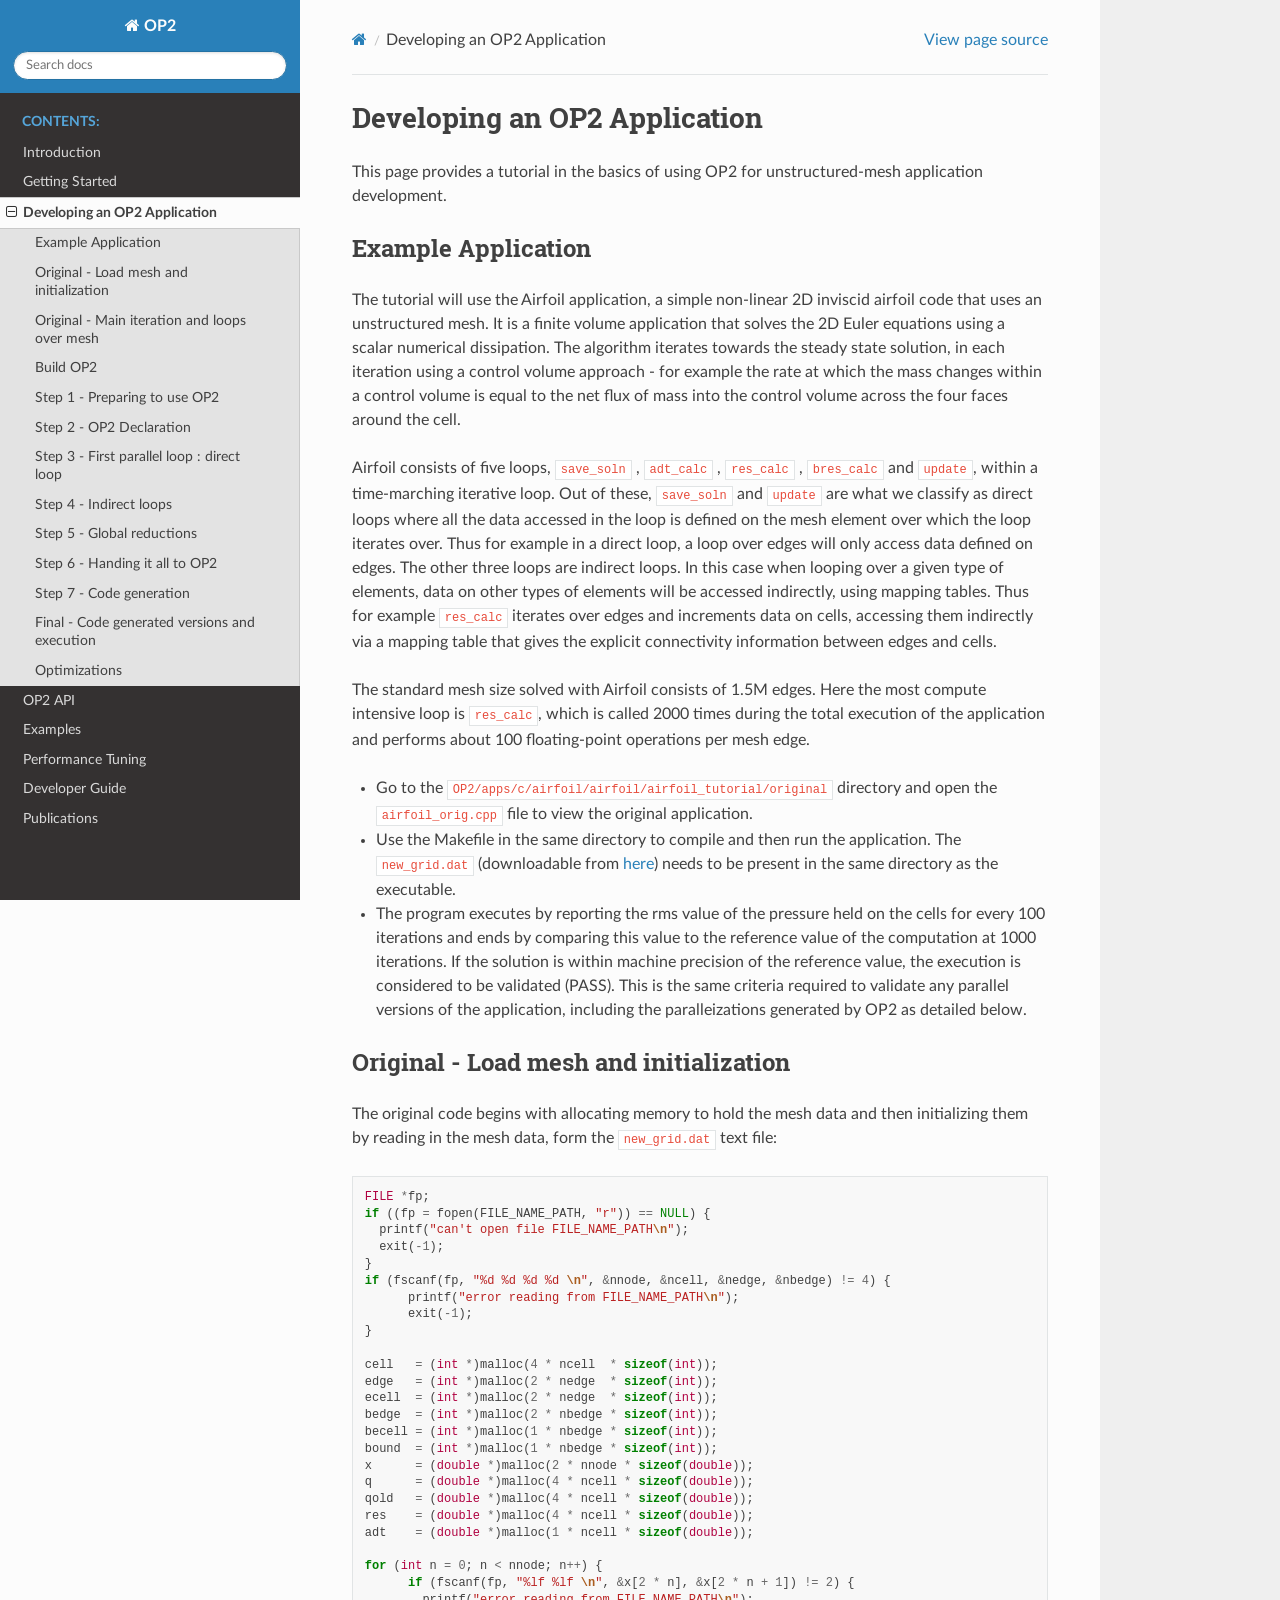
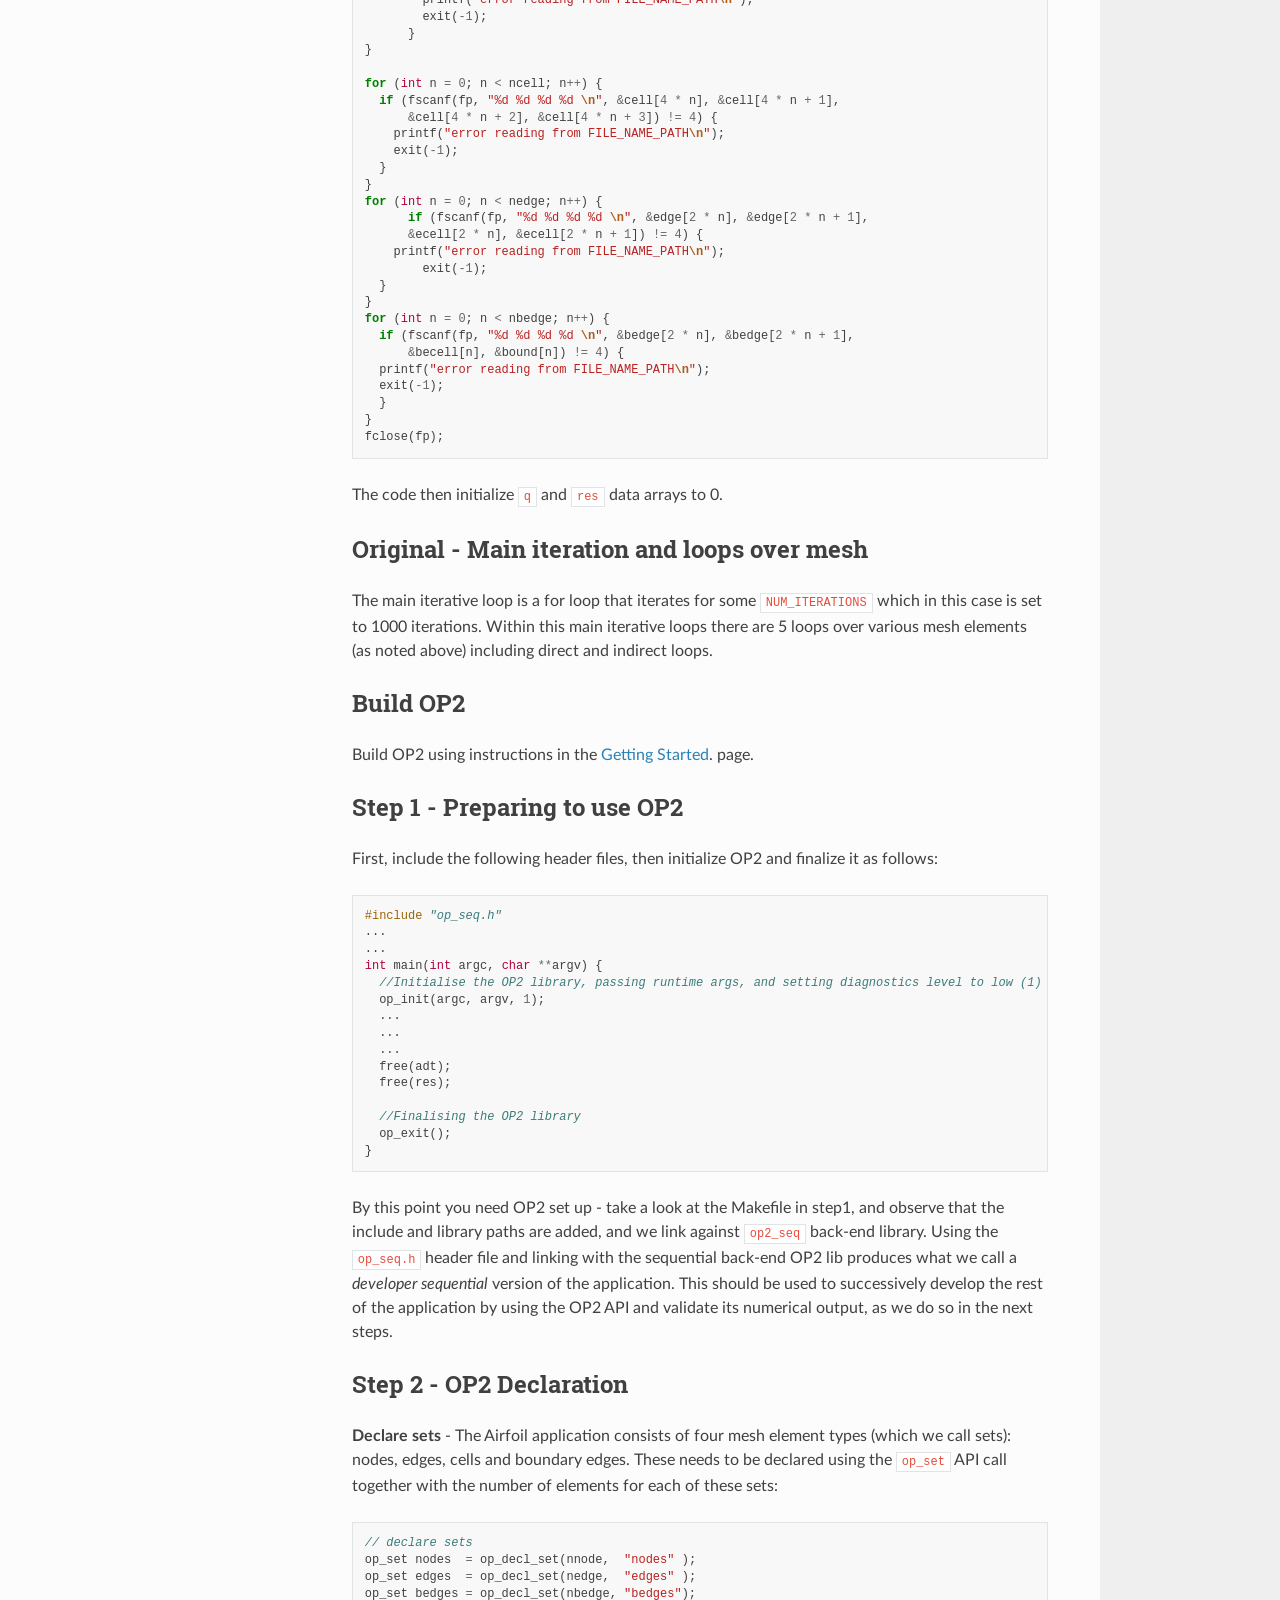
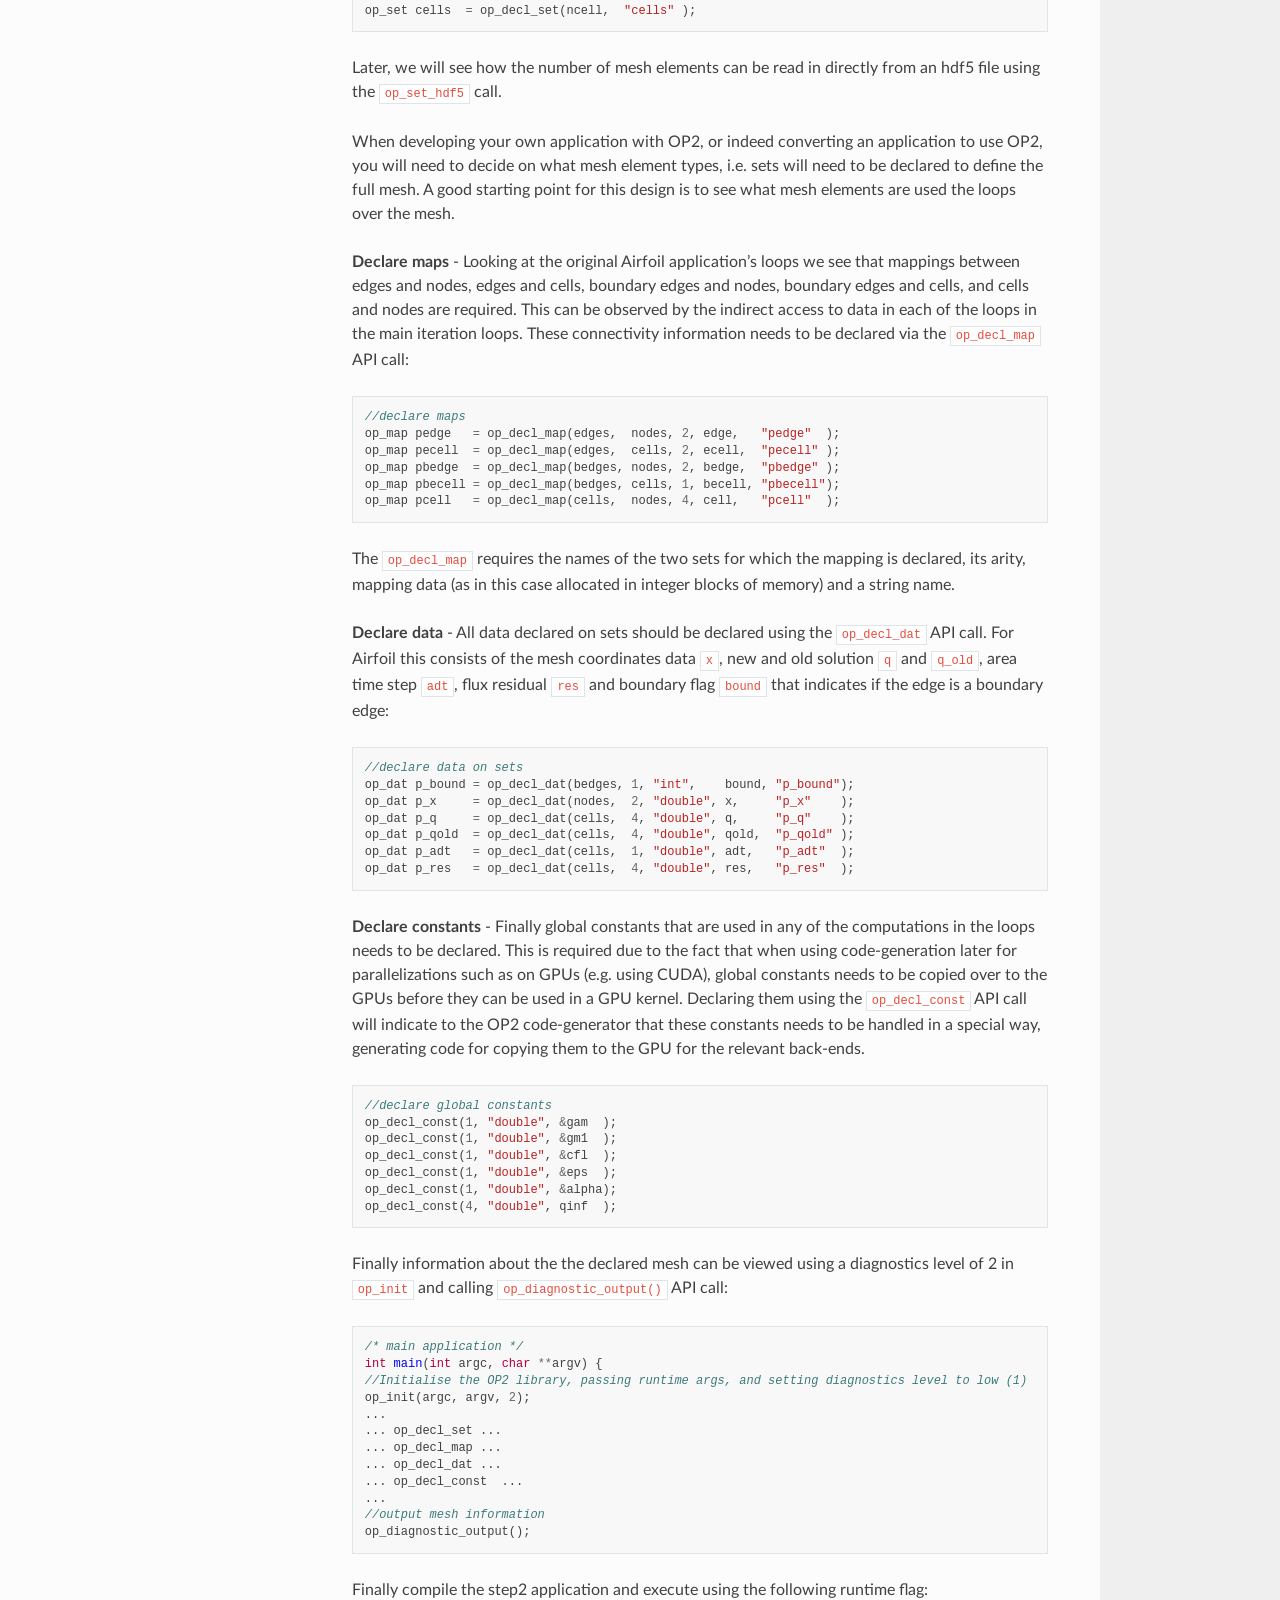
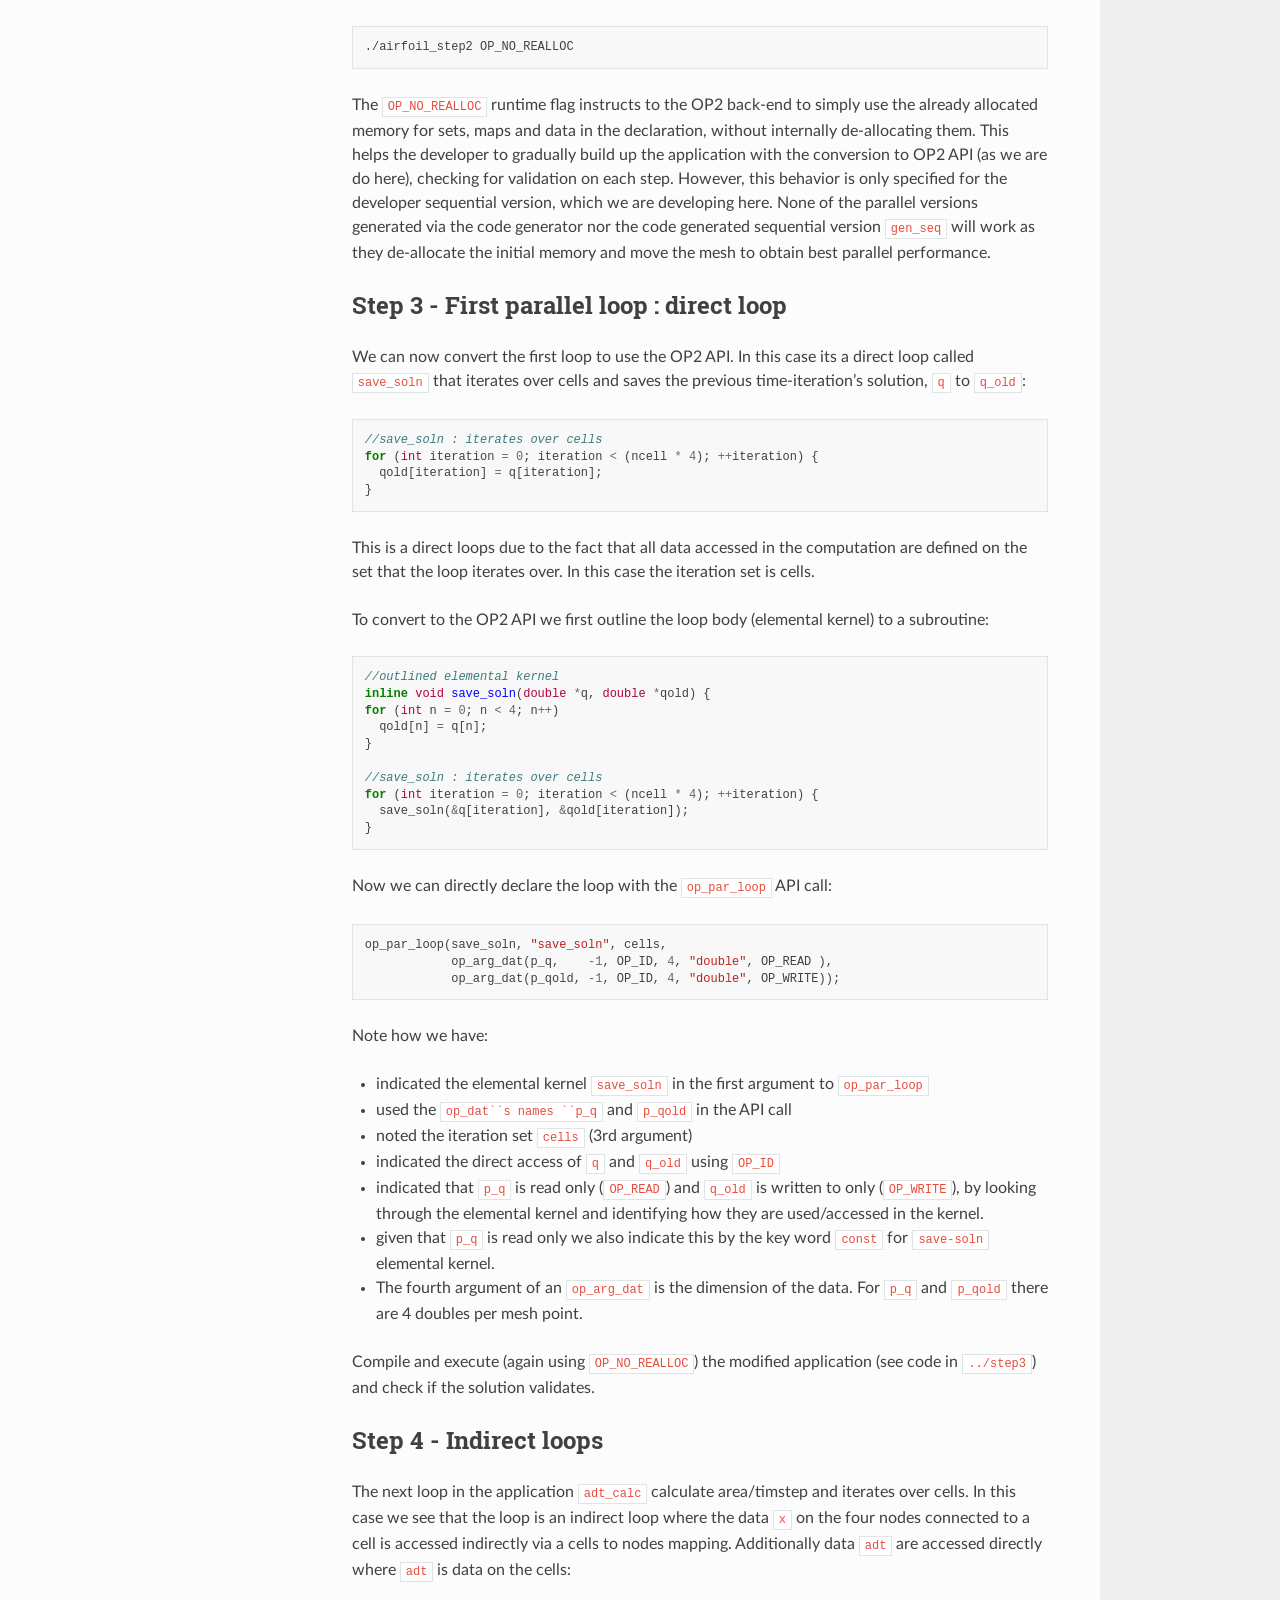
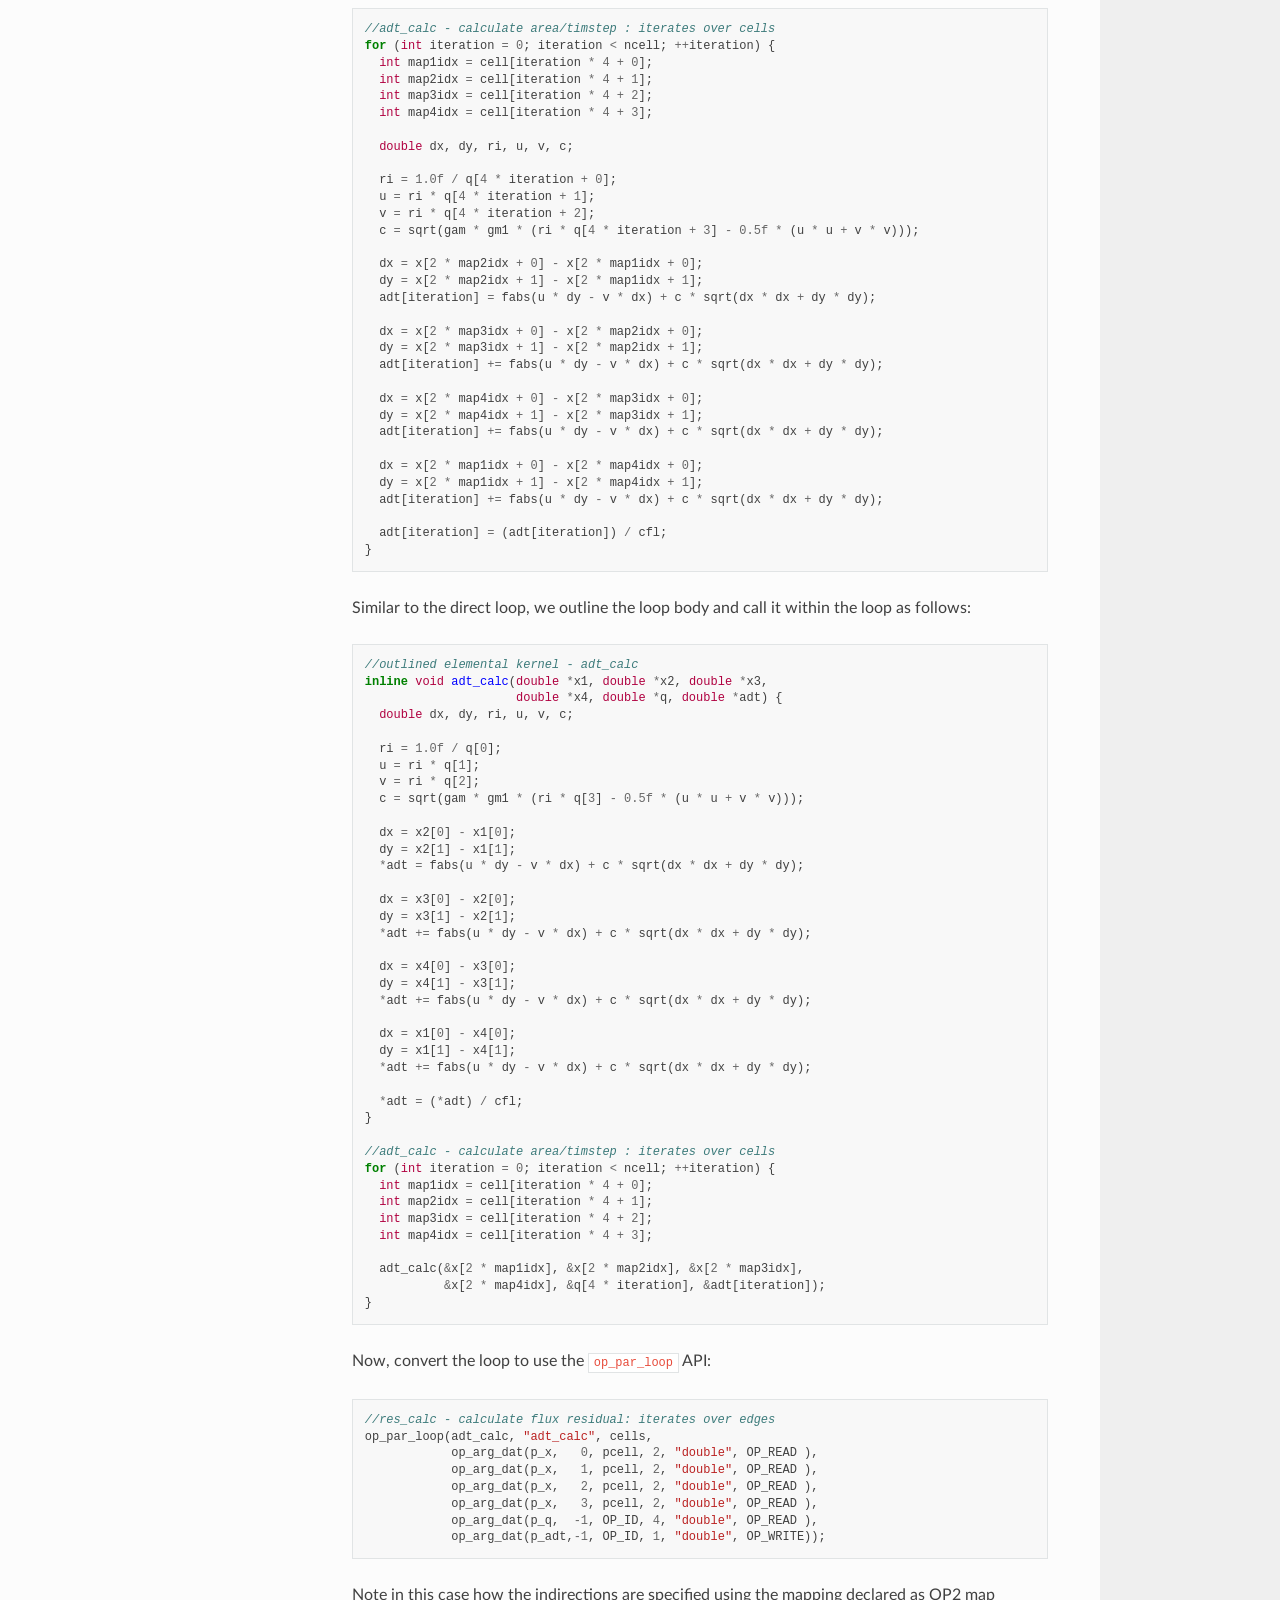
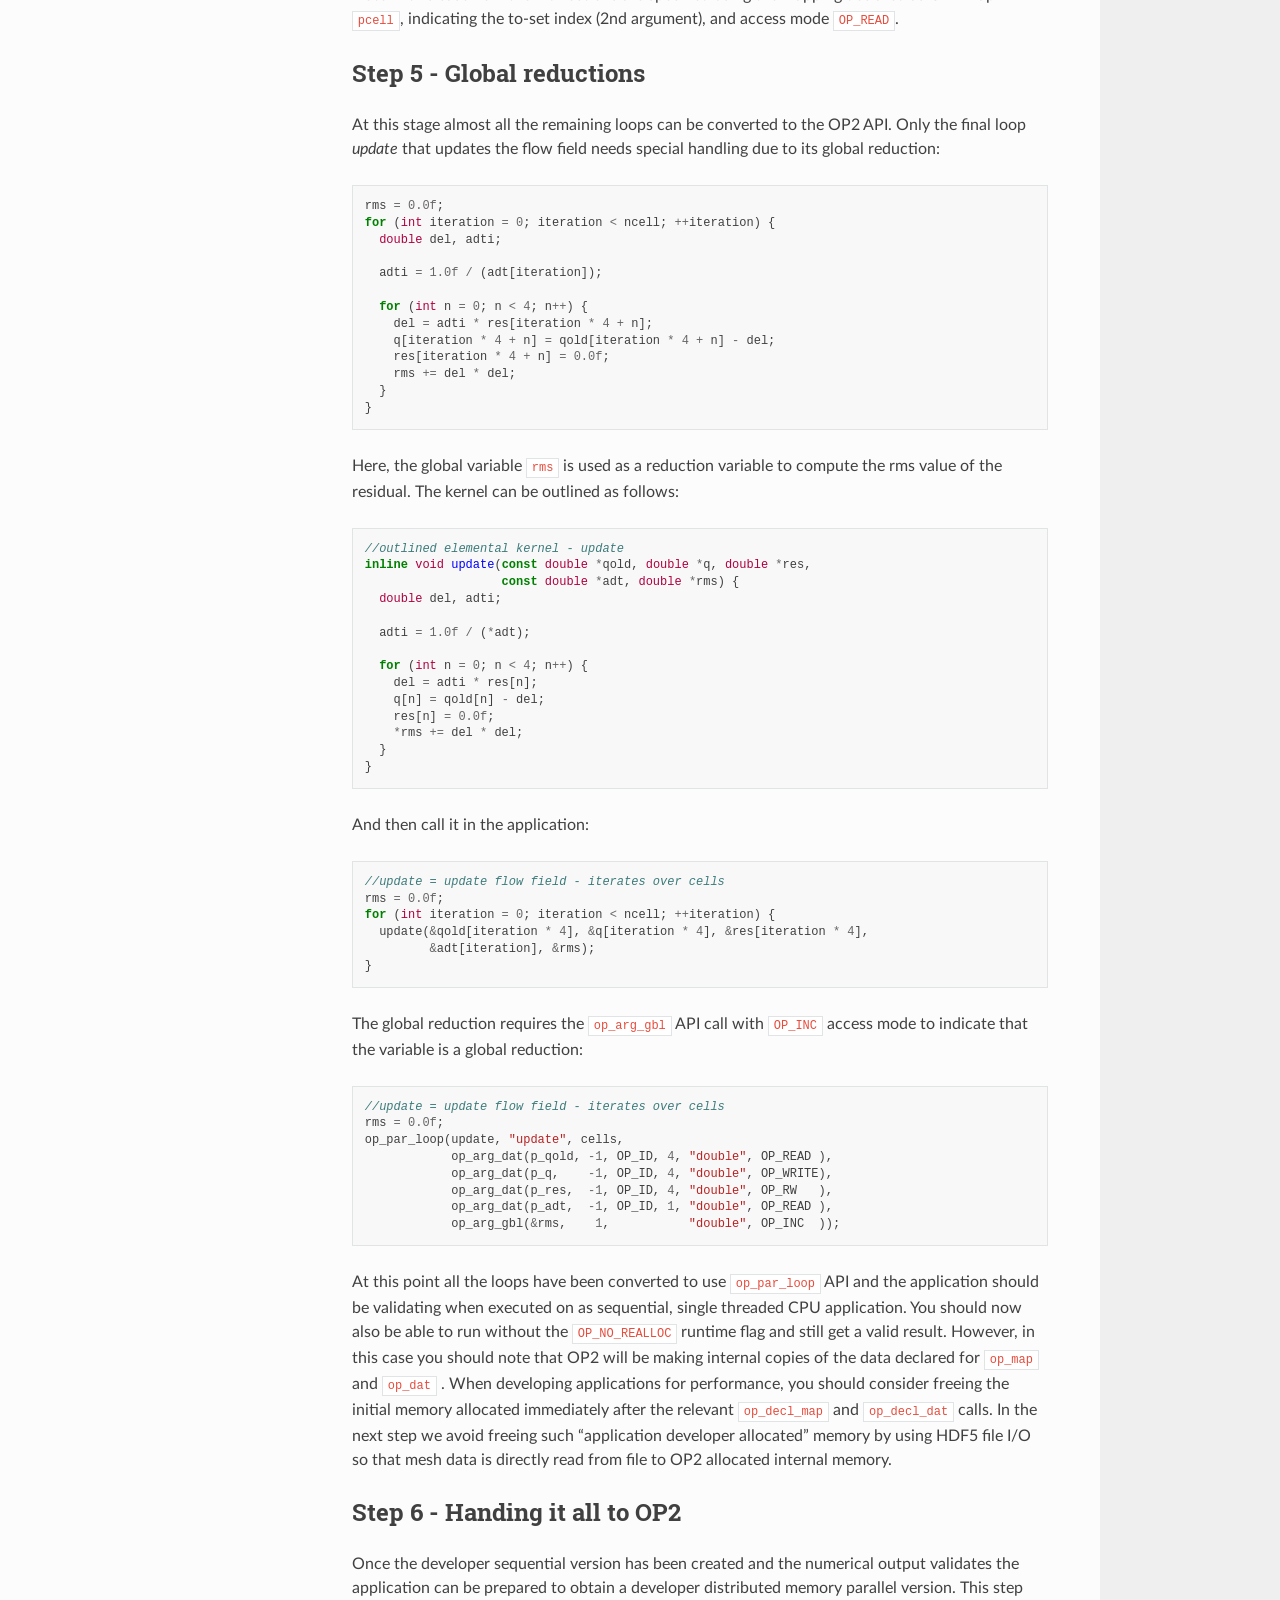
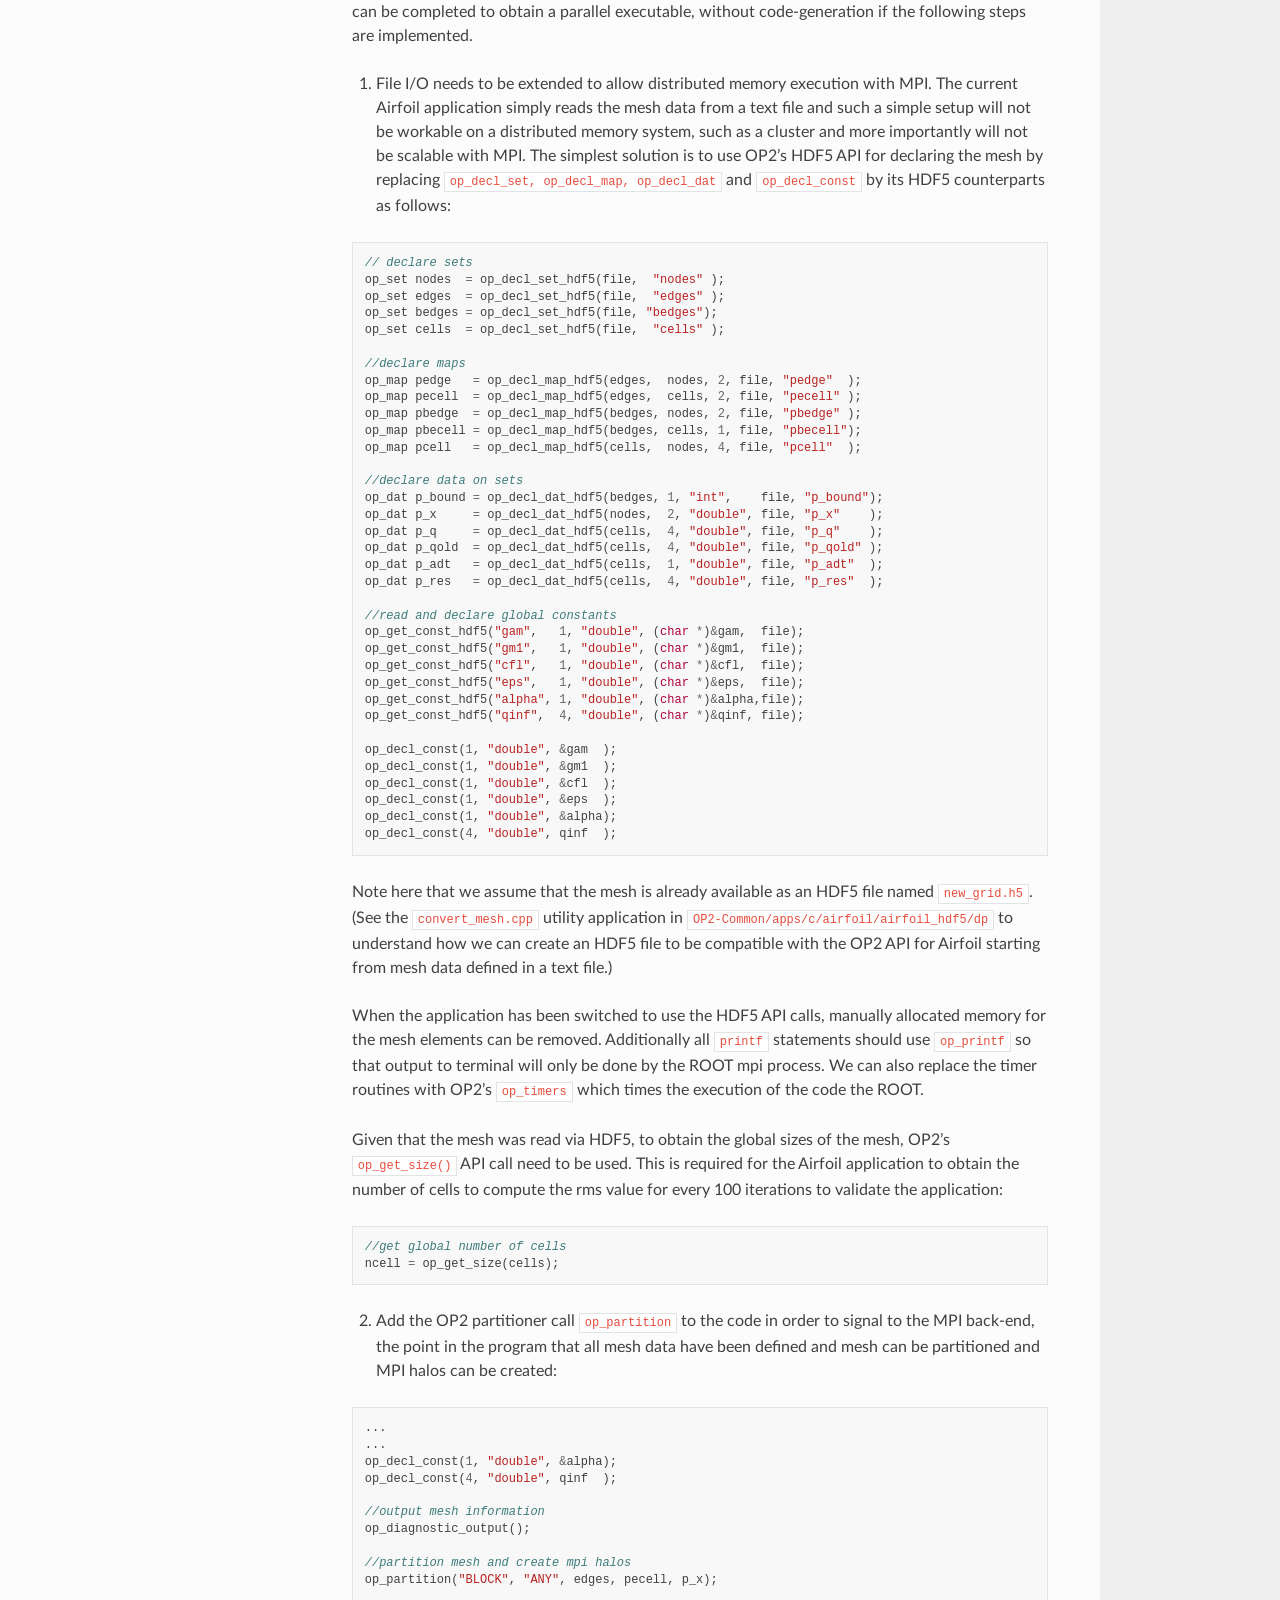
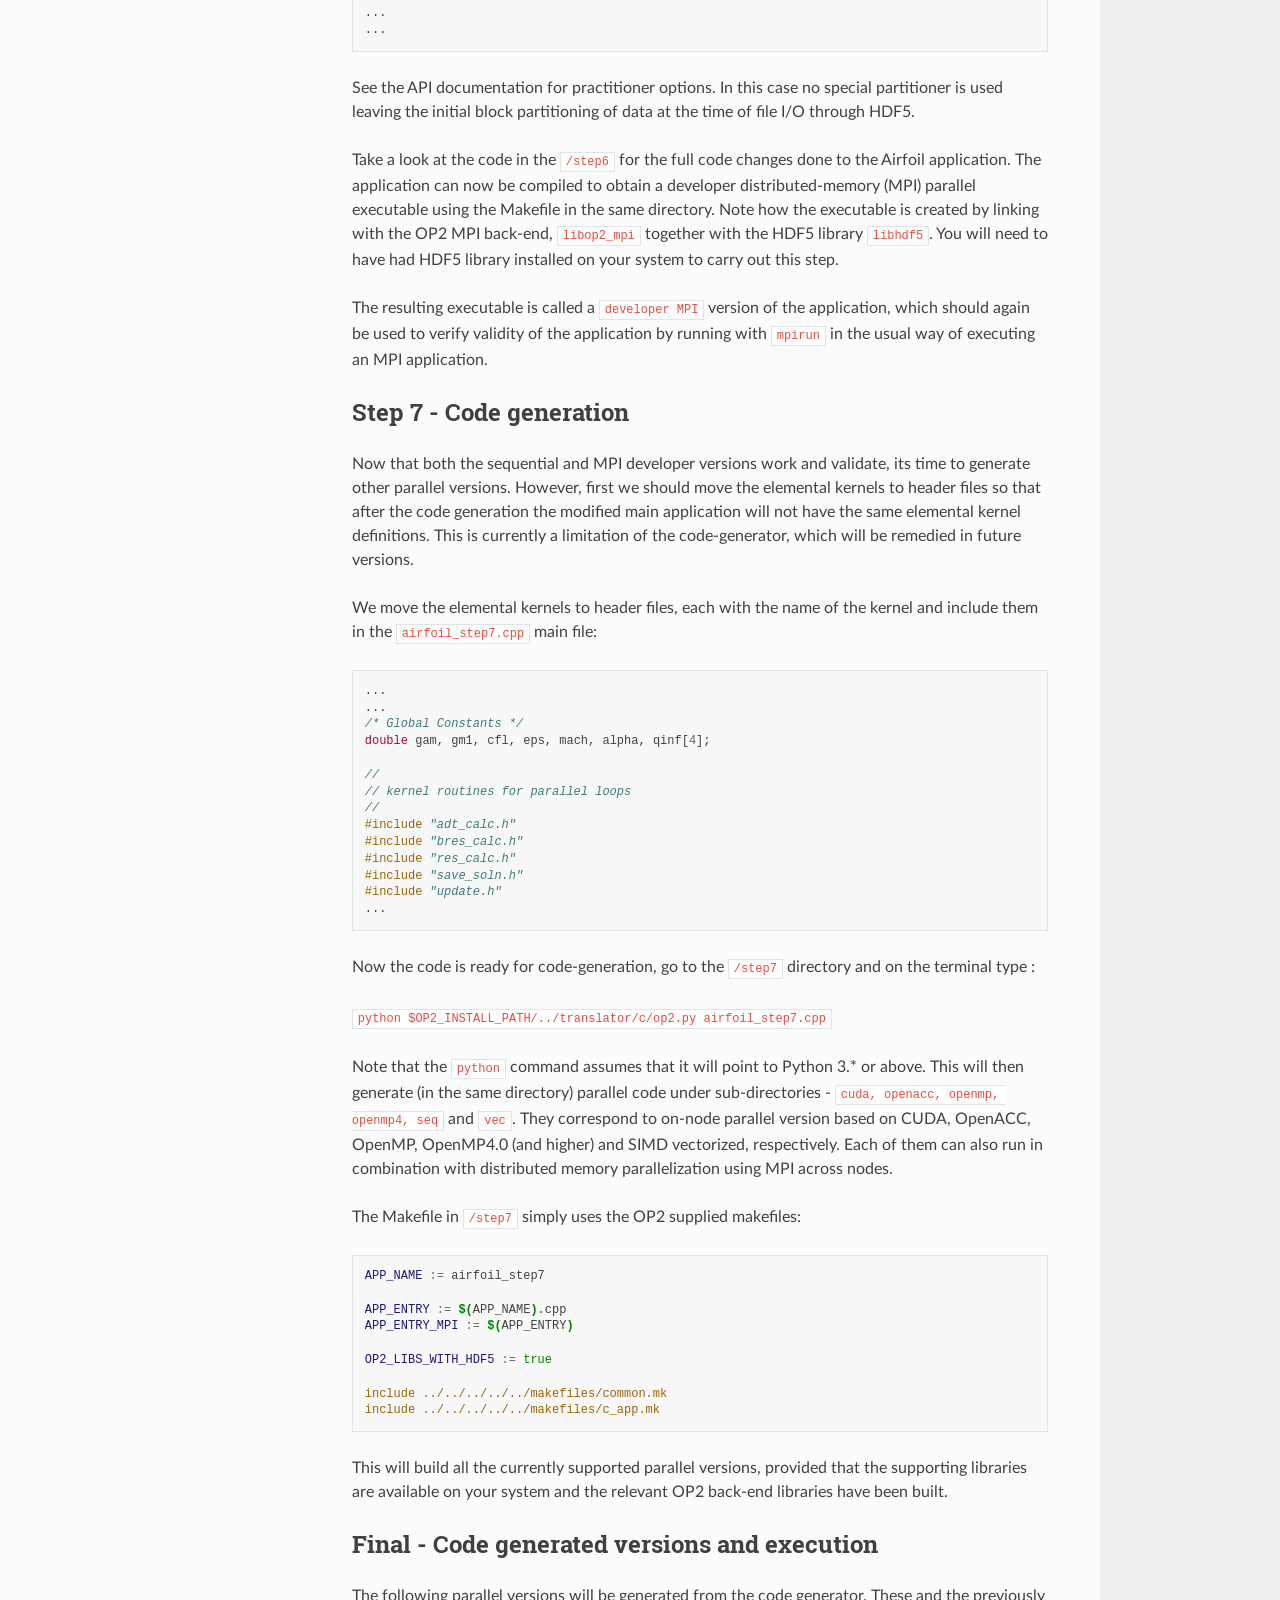
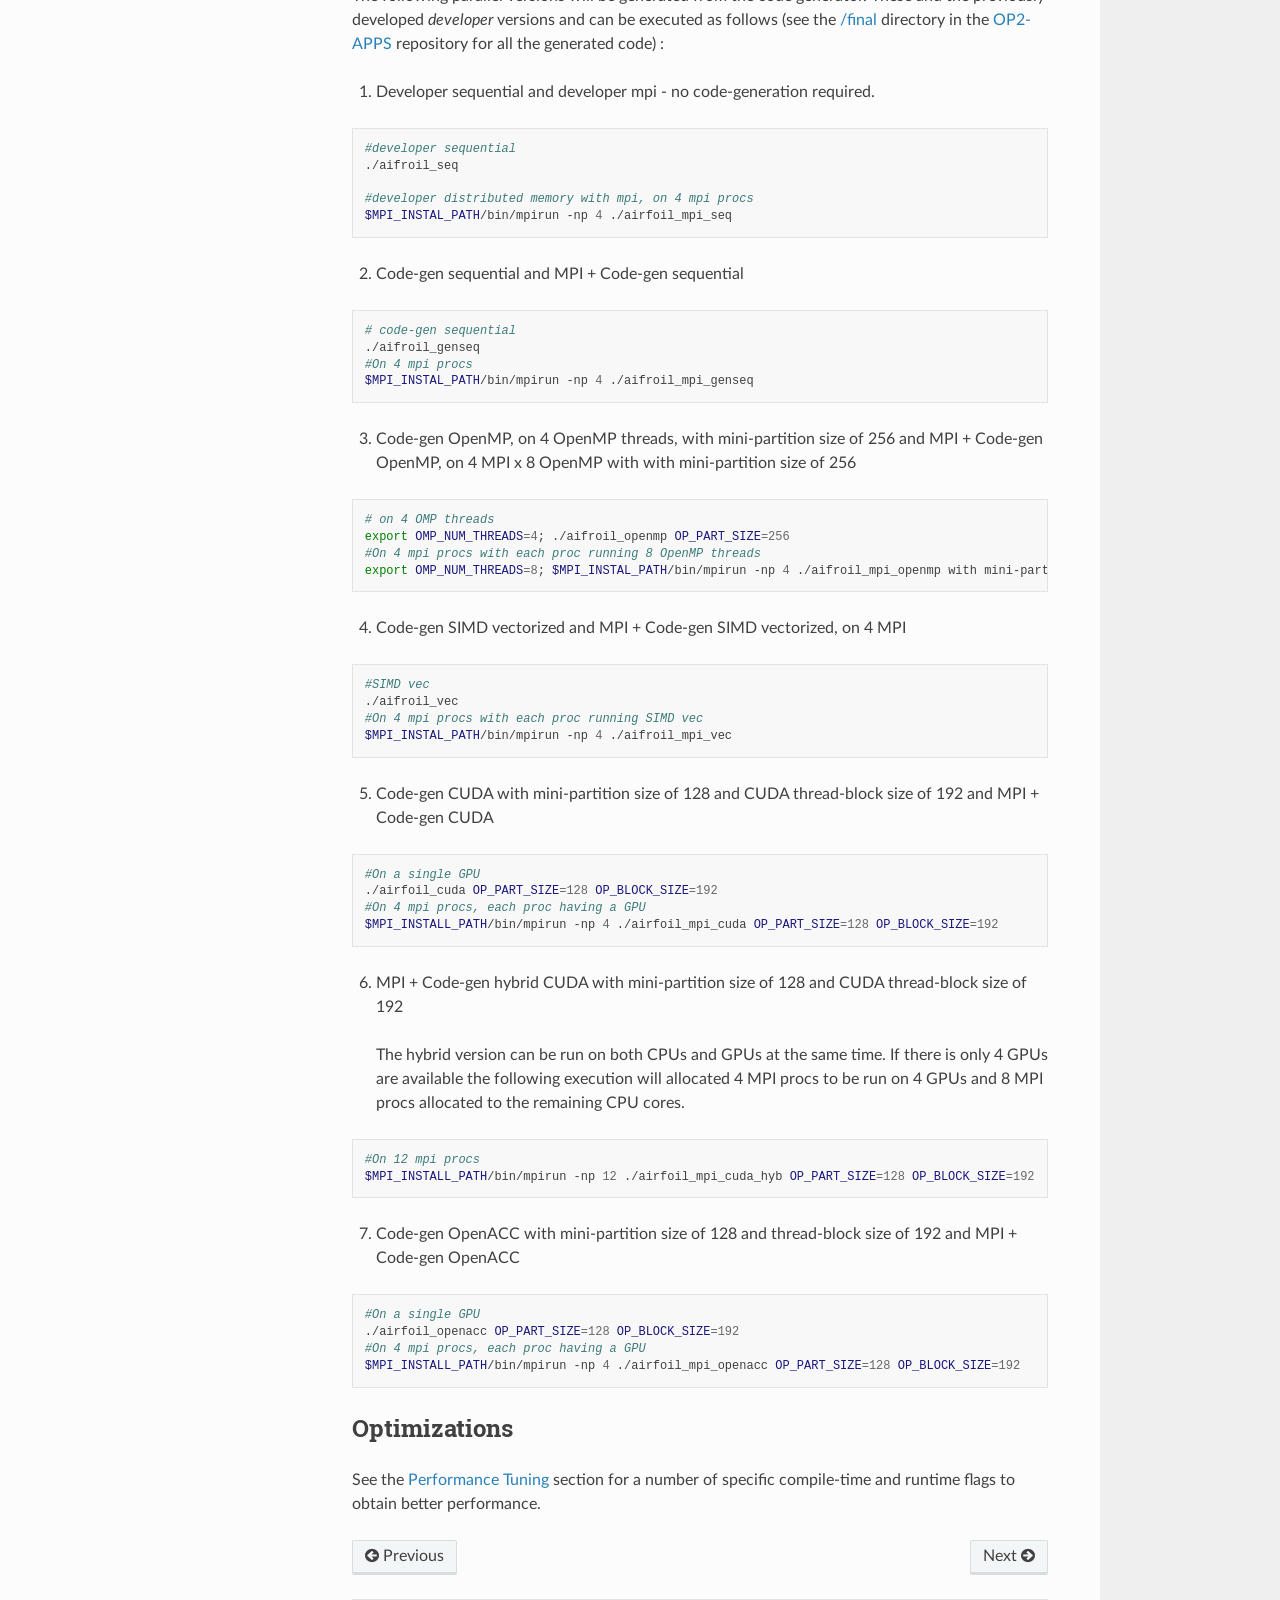
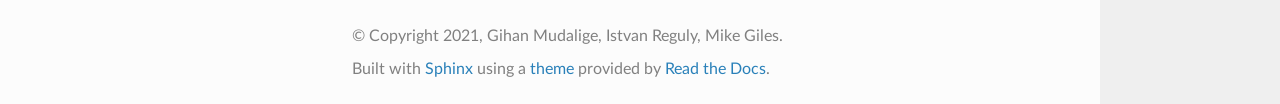
<file: devapp.html>
<!DOCTYPE html>
<html class="writer-html5" lang="en" data-content_root="./">
<head>
  <meta charset="utf-8" /><meta name="viewport" content="width=device-width, initial-scale=1" />

  <meta name="viewport" content="width=device-width, initial-scale=1.0" />
  <title>Developing an OP2 Application &mdash; OP2 latest documentation</title>
      <link rel="stylesheet" type="text/css" href="_static/pygments.css?v=b86133f3" />
      <link rel="stylesheet" type="text/css" href="_static/css/theme.css?v=9edc463e" />

  
      <script src="_static/jquery.js?v=5d32c60e"></script>
      <script src="_static/_sphinx_javascript_frameworks_compat.js?v=2cd50e6c"></script>
      <script src="_static/documentation_options.js?v=c6e86fd7"></script>
      <script src="_static/doctools.js?v=fd6eb6e6"></script>
      <script src="_static/sphinx_highlight.js?v=6ffebe34"></script>
    <script src="_static/js/theme.js"></script>
    <link rel="index" title="Index" href="genindex.html" />
    <link rel="search" title="Search" href="search.html" />
    <link rel="next" title="OP2 API" href="api.html" />
    <link rel="prev" title="Getting Started" href="getting_started.html" /> 
</head>

<body class="wy-body-for-nav"> 
  <div class="wy-grid-for-nav">
    <nav data-toggle="wy-nav-shift" class="wy-nav-side">
      <div class="wy-side-scroll">
        <div class="wy-side-nav-search" >

          
          
          <a href="index.html" class="icon icon-home">
            OP2
          </a>
<div role="search">
  <form id="rtd-search-form" class="wy-form" action="search.html" method="get">
    <input type="text" name="q" placeholder="Search docs" aria-label="Search docs" />
    <input type="hidden" name="check_keywords" value="yes" />
    <input type="hidden" name="area" value="default" />
  </form>
</div>
        </div><div class="wy-menu wy-menu-vertical" data-spy="affix" role="navigation" aria-label="Navigation menu">
              <p class="caption" role="heading"><span class="caption-text">Contents:</span></p>
<ul class="current">
<li class="toctree-l1"><a class="reference internal" href="introduction.html">Introduction</a></li>
<li class="toctree-l1"><a class="reference internal" href="getting_started.html">Getting Started</a></li>
<li class="toctree-l1 current"><a class="current reference internal" href="#">Developing an OP2 Application</a><ul>
<li class="toctree-l2"><a class="reference internal" href="#example-application">Example Application</a></li>
<li class="toctree-l2"><a class="reference internal" href="#original-load-mesh-and-initialization">Original - Load mesh and initialization</a></li>
<li class="toctree-l2"><a class="reference internal" href="#original-main-iteration-and-loops-over-mesh">Original - Main iteration and loops over mesh</a></li>
<li class="toctree-l2"><a class="reference internal" href="#build-op2">Build OP2</a></li>
<li class="toctree-l2"><a class="reference internal" href="#step-1-preparing-to-use-op2">Step 1 - Preparing to use OP2</a></li>
<li class="toctree-l2"><a class="reference internal" href="#step-2-op2-declaration">Step 2 - OP2 Declaration</a></li>
<li class="toctree-l2"><a class="reference internal" href="#step-3-first-parallel-loop-direct-loop">Step 3 - First parallel loop : direct loop</a></li>
<li class="toctree-l2"><a class="reference internal" href="#step-4-indirect-loops">Step 4 - Indirect loops</a></li>
<li class="toctree-l2"><a class="reference internal" href="#step-5-global-reductions">Step 5 - Global reductions</a></li>
<li class="toctree-l2"><a class="reference internal" href="#step-6-handing-it-all-to-op2">Step 6 - Handing it all to OP2</a></li>
<li class="toctree-l2"><a class="reference internal" href="#step-7-code-generation">Step 7 - Code generation</a></li>
<li class="toctree-l2"><a class="reference internal" href="#final-code-generated-versions-and-execution">Final - Code generated versions and execution</a></li>
<li class="toctree-l2"><a class="reference internal" href="#optimizations">Optimizations</a></li>
</ul>
</li>
<li class="toctree-l1"><a class="reference internal" href="api.html">OP2 API</a></li>
<li class="toctree-l1"><a class="reference internal" href="examples.html">Examples</a></li>
<li class="toctree-l1"><a class="reference internal" href="perf.html">Performance Tuning</a></li>
<li class="toctree-l1"><a class="reference internal" href="developer_guide.html">Developer Guide</a></li>
<li class="toctree-l1"><a class="reference internal" href="pubs.html">Publications</a></li>
</ul>

        </div>
      </div>
    </nav>

    <section data-toggle="wy-nav-shift" class="wy-nav-content-wrap"><nav class="wy-nav-top" aria-label="Mobile navigation menu" >
          <i data-toggle="wy-nav-top" class="fa fa-bars"></i>
          <a href="index.html">OP2</a>
      </nav>

      <div class="wy-nav-content">
        <div class="rst-content">
          <div role="navigation" aria-label="Page navigation">
  <ul class="wy-breadcrumbs">
      <li><a href="index.html" class="icon icon-home" aria-label="Home"></a></li>
      <li class="breadcrumb-item active">Developing an OP2 Application</li>
      <li class="wy-breadcrumbs-aside">
            <a href="_sources/devapp.rst.txt" rel="nofollow"> View page source</a>
      </li>
  </ul>
  <hr/>
</div>
          <div role="main" class="document" itemscope="itemscope" itemtype="http://schema.org/Article">
           <div itemprop="articleBody">
             
  <section id="developing-an-op2-application">
<h1>Developing an OP2 Application<a class="headerlink" href="#developing-an-op2-application" title="Link to this heading"></a></h1>
<p>This page provides a tutorial in the basics of using OP2 for unstructured-mesh application development.</p>
<section id="example-application">
<h2>Example Application<a class="headerlink" href="#example-application" title="Link to this heading"></a></h2>
<p>The tutorial will use the Airfoil application, a simple non-linear  2D  inviscid  airfoil code that uses an unstructured mesh. It is a finite volume application that solves the 2D Euler equations using a scalar numerical dissipation. The algorithm iterates towards the steady state solution, in each iteration using a control volume approach - for example the rate at which the mass changes within a control volume is equal to the net flux of mass into the control volume across the four faces around the cell.</p>
<p>Airfoil consists of five loops, <code class="docutils literal notranslate"><span class="pre">save_soln</span></code> , <code class="docutils literal notranslate"><span class="pre">adt_calc</span></code> , <code class="docutils literal notranslate"><span class="pre">res_calc</span></code> , <code class="docutils literal notranslate"><span class="pre">bres_calc</span></code> and <code class="docutils literal notranslate"><span class="pre">update</span></code>, within a time-marching iterative loop. Out of these, <code class="docutils literal notranslate"><span class="pre">save_soln</span></code> and <code class="docutils literal notranslate"><span class="pre">update</span></code> are what we classify as direct loops where all the data accessed in the loop is defined on the mesh element over which the loop iterates over. Thus for example in a direct loop, a loop over edges will only access data defined on edges. The other three loops are indirect loops. In this case when looping over a given type of elements, data on other types of elements will be accessed indirectly, using mapping tables. Thus for example <code class="docutils literal notranslate"><span class="pre">res_calc</span></code> iterates over edges and increments data on cells, accessing them indirectly via a mapping table that gives the explicit connectivity information between edges and cells.</p>
<p>The standard mesh size solved with Airfoil consists of 1.5M edges.  Here the most compute intensive loop is <code class="docutils literal notranslate"><span class="pre">res_calc</span></code>, which is called 2000 times during the total execution of the application and performs about 100 floating-point operations per mesh edge.</p>
<ul class="simple">
<li><p>Go to the <code class="docutils literal notranslate"><span class="pre">OP2/apps/c/airfoil/airfoil/airfoil_tutorial/original</span></code> directory and open the <code class="docutils literal notranslate"><span class="pre">airfoil_orig.cpp</span></code> file to view the original application.</p></li>
<li><p>Use the Makefile in the same directory to compile and then run the application. The <code class="docutils literal notranslate"><span class="pre">new_grid.dat</span></code> (downloadable from <a class="reference external" href="https://op-dsl.github.io/docs/OP2/new_grid.dat">here</a>) needs to be present in the same directory as the executable.</p></li>
<li><p>The program executes by reporting the rms value of the pressure held on the cells for every 100 iterations and ends by comparing this value to the reference value of the computation at 1000 iterations. If the solution is within machine precision of the reference value, the execution is considered to be validated (PASS). This is the same criteria required to validate any parallel versions of the application, including the paralleizations generated by OP2 as detailed below.</p></li>
</ul>
</section>
<section id="original-load-mesh-and-initialization">
<h2>Original - Load mesh and initialization<a class="headerlink" href="#original-load-mesh-and-initialization" title="Link to this heading"></a></h2>
<p>The original code begins with allocating memory to hold the mesh data and then initializing them by reading in the mesh data, form the <code class="docutils literal notranslate"><span class="pre">new_grid.dat</span></code> text file:</p>
<div class="highlight-C notranslate"><div class="highlight"><pre><span></span><span class="kt">FILE</span><span class="w"> </span><span class="o">*</span><span class="n">fp</span><span class="p">;</span>
<span class="k">if</span><span class="w"> </span><span class="p">((</span><span class="n">fp</span><span class="w"> </span><span class="o">=</span><span class="w"> </span><span class="n">fopen</span><span class="p">(</span><span class="n">FILE_NAME_PATH</span><span class="p">,</span><span class="w"> </span><span class="s">&quot;r&quot;</span><span class="p">))</span><span class="w"> </span><span class="o">==</span><span class="w"> </span><span class="nb">NULL</span><span class="p">)</span><span class="w"> </span><span class="p">{</span>
<span class="w">  </span><span class="n">printf</span><span class="p">(</span><span class="s">&quot;can&#39;t open file FILE_NAME_PATH</span><span class="se">\n</span><span class="s">&quot;</span><span class="p">);</span>
<span class="w">  </span><span class="n">exit</span><span class="p">(</span><span class="mi">-1</span><span class="p">);</span>
<span class="p">}</span>
<span class="k">if</span><span class="w"> </span><span class="p">(</span><span class="n">fscanf</span><span class="p">(</span><span class="n">fp</span><span class="p">,</span><span class="w"> </span><span class="s">&quot;%d %d %d %d </span><span class="se">\n</span><span class="s">&quot;</span><span class="p">,</span><span class="w"> </span><span class="o">&amp;</span><span class="n">nnode</span><span class="p">,</span><span class="w"> </span><span class="o">&amp;</span><span class="n">ncell</span><span class="p">,</span><span class="w"> </span><span class="o">&amp;</span><span class="n">nedge</span><span class="p">,</span><span class="w"> </span><span class="o">&amp;</span><span class="n">nbedge</span><span class="p">)</span><span class="w"> </span><span class="o">!=</span><span class="w"> </span><span class="mi">4</span><span class="p">)</span><span class="w"> </span><span class="p">{</span>
<span class="w">      </span><span class="n">printf</span><span class="p">(</span><span class="s">&quot;error reading from FILE_NAME_PATH</span><span class="se">\n</span><span class="s">&quot;</span><span class="p">);</span>
<span class="w">      </span><span class="n">exit</span><span class="p">(</span><span class="mi">-1</span><span class="p">);</span>
<span class="p">}</span>

<span class="n">cell</span><span class="w">   </span><span class="o">=</span><span class="w"> </span><span class="p">(</span><span class="kt">int</span><span class="w"> </span><span class="o">*</span><span class="p">)</span><span class="n">malloc</span><span class="p">(</span><span class="mi">4</span><span class="w"> </span><span class="o">*</span><span class="w"> </span><span class="n">ncell</span><span class="w">  </span><span class="o">*</span><span class="w"> </span><span class="k">sizeof</span><span class="p">(</span><span class="kt">int</span><span class="p">));</span>
<span class="n">edge</span><span class="w">   </span><span class="o">=</span><span class="w"> </span><span class="p">(</span><span class="kt">int</span><span class="w"> </span><span class="o">*</span><span class="p">)</span><span class="n">malloc</span><span class="p">(</span><span class="mi">2</span><span class="w"> </span><span class="o">*</span><span class="w"> </span><span class="n">nedge</span><span class="w">  </span><span class="o">*</span><span class="w"> </span><span class="k">sizeof</span><span class="p">(</span><span class="kt">int</span><span class="p">));</span>
<span class="n">ecell</span><span class="w">  </span><span class="o">=</span><span class="w"> </span><span class="p">(</span><span class="kt">int</span><span class="w"> </span><span class="o">*</span><span class="p">)</span><span class="n">malloc</span><span class="p">(</span><span class="mi">2</span><span class="w"> </span><span class="o">*</span><span class="w"> </span><span class="n">nedge</span><span class="w">  </span><span class="o">*</span><span class="w"> </span><span class="k">sizeof</span><span class="p">(</span><span class="kt">int</span><span class="p">));</span>
<span class="n">bedge</span><span class="w">  </span><span class="o">=</span><span class="w"> </span><span class="p">(</span><span class="kt">int</span><span class="w"> </span><span class="o">*</span><span class="p">)</span><span class="n">malloc</span><span class="p">(</span><span class="mi">2</span><span class="w"> </span><span class="o">*</span><span class="w"> </span><span class="n">nbedge</span><span class="w"> </span><span class="o">*</span><span class="w"> </span><span class="k">sizeof</span><span class="p">(</span><span class="kt">int</span><span class="p">));</span>
<span class="n">becell</span><span class="w"> </span><span class="o">=</span><span class="w"> </span><span class="p">(</span><span class="kt">int</span><span class="w"> </span><span class="o">*</span><span class="p">)</span><span class="n">malloc</span><span class="p">(</span><span class="mi">1</span><span class="w"> </span><span class="o">*</span><span class="w"> </span><span class="n">nbedge</span><span class="w"> </span><span class="o">*</span><span class="w"> </span><span class="k">sizeof</span><span class="p">(</span><span class="kt">int</span><span class="p">));</span>
<span class="n">bound</span><span class="w">  </span><span class="o">=</span><span class="w"> </span><span class="p">(</span><span class="kt">int</span><span class="w"> </span><span class="o">*</span><span class="p">)</span><span class="n">malloc</span><span class="p">(</span><span class="mi">1</span><span class="w"> </span><span class="o">*</span><span class="w"> </span><span class="n">nbedge</span><span class="w"> </span><span class="o">*</span><span class="w"> </span><span class="k">sizeof</span><span class="p">(</span><span class="kt">int</span><span class="p">));</span>
<span class="n">x</span><span class="w">      </span><span class="o">=</span><span class="w"> </span><span class="p">(</span><span class="kt">double</span><span class="w"> </span><span class="o">*</span><span class="p">)</span><span class="n">malloc</span><span class="p">(</span><span class="mi">2</span><span class="w"> </span><span class="o">*</span><span class="w"> </span><span class="n">nnode</span><span class="w"> </span><span class="o">*</span><span class="w"> </span><span class="k">sizeof</span><span class="p">(</span><span class="kt">double</span><span class="p">));</span>
<span class="n">q</span><span class="w">      </span><span class="o">=</span><span class="w"> </span><span class="p">(</span><span class="kt">double</span><span class="w"> </span><span class="o">*</span><span class="p">)</span><span class="n">malloc</span><span class="p">(</span><span class="mi">4</span><span class="w"> </span><span class="o">*</span><span class="w"> </span><span class="n">ncell</span><span class="w"> </span><span class="o">*</span><span class="w"> </span><span class="k">sizeof</span><span class="p">(</span><span class="kt">double</span><span class="p">));</span>
<span class="n">qold</span><span class="w">   </span><span class="o">=</span><span class="w"> </span><span class="p">(</span><span class="kt">double</span><span class="w"> </span><span class="o">*</span><span class="p">)</span><span class="n">malloc</span><span class="p">(</span><span class="mi">4</span><span class="w"> </span><span class="o">*</span><span class="w"> </span><span class="n">ncell</span><span class="w"> </span><span class="o">*</span><span class="w"> </span><span class="k">sizeof</span><span class="p">(</span><span class="kt">double</span><span class="p">));</span>
<span class="n">res</span><span class="w">    </span><span class="o">=</span><span class="w"> </span><span class="p">(</span><span class="kt">double</span><span class="w"> </span><span class="o">*</span><span class="p">)</span><span class="n">malloc</span><span class="p">(</span><span class="mi">4</span><span class="w"> </span><span class="o">*</span><span class="w"> </span><span class="n">ncell</span><span class="w"> </span><span class="o">*</span><span class="w"> </span><span class="k">sizeof</span><span class="p">(</span><span class="kt">double</span><span class="p">));</span>
<span class="n">adt</span><span class="w">    </span><span class="o">=</span><span class="w"> </span><span class="p">(</span><span class="kt">double</span><span class="w"> </span><span class="o">*</span><span class="p">)</span><span class="n">malloc</span><span class="p">(</span><span class="mi">1</span><span class="w"> </span><span class="o">*</span><span class="w"> </span><span class="n">ncell</span><span class="w"> </span><span class="o">*</span><span class="w"> </span><span class="k">sizeof</span><span class="p">(</span><span class="kt">double</span><span class="p">));</span>

<span class="k">for</span><span class="w"> </span><span class="p">(</span><span class="kt">int</span><span class="w"> </span><span class="n">n</span><span class="w"> </span><span class="o">=</span><span class="w"> </span><span class="mi">0</span><span class="p">;</span><span class="w"> </span><span class="n">n</span><span class="w"> </span><span class="o">&lt;</span><span class="w"> </span><span class="n">nnode</span><span class="p">;</span><span class="w"> </span><span class="n">n</span><span class="o">++</span><span class="p">)</span><span class="w"> </span><span class="p">{</span>
<span class="w">      </span><span class="k">if</span><span class="w"> </span><span class="p">(</span><span class="n">fscanf</span><span class="p">(</span><span class="n">fp</span><span class="p">,</span><span class="w"> </span><span class="s">&quot;%lf %lf </span><span class="se">\n</span><span class="s">&quot;</span><span class="p">,</span><span class="w"> </span><span class="o">&amp;</span><span class="n">x</span><span class="p">[</span><span class="mi">2</span><span class="w"> </span><span class="o">*</span><span class="w"> </span><span class="n">n</span><span class="p">],</span><span class="w"> </span><span class="o">&amp;</span><span class="n">x</span><span class="p">[</span><span class="mi">2</span><span class="w"> </span><span class="o">*</span><span class="w"> </span><span class="n">n</span><span class="w"> </span><span class="o">+</span><span class="w"> </span><span class="mi">1</span><span class="p">])</span><span class="w"> </span><span class="o">!=</span><span class="w"> </span><span class="mi">2</span><span class="p">)</span><span class="w"> </span><span class="p">{</span>
<span class="w">        </span><span class="n">printf</span><span class="p">(</span><span class="s">&quot;error reading from FILE_NAME_PATH</span><span class="se">\n</span><span class="s">&quot;</span><span class="p">);</span>
<span class="w">        </span><span class="n">exit</span><span class="p">(</span><span class="mi">-1</span><span class="p">);</span>
<span class="w">      </span><span class="p">}</span>
<span class="p">}</span>

<span class="k">for</span><span class="w"> </span><span class="p">(</span><span class="kt">int</span><span class="w"> </span><span class="n">n</span><span class="w"> </span><span class="o">=</span><span class="w"> </span><span class="mi">0</span><span class="p">;</span><span class="w"> </span><span class="n">n</span><span class="w"> </span><span class="o">&lt;</span><span class="w"> </span><span class="n">ncell</span><span class="p">;</span><span class="w"> </span><span class="n">n</span><span class="o">++</span><span class="p">)</span><span class="w"> </span><span class="p">{</span>
<span class="w">  </span><span class="k">if</span><span class="w"> </span><span class="p">(</span><span class="n">fscanf</span><span class="p">(</span><span class="n">fp</span><span class="p">,</span><span class="w"> </span><span class="s">&quot;%d %d %d %d </span><span class="se">\n</span><span class="s">&quot;</span><span class="p">,</span><span class="w"> </span><span class="o">&amp;</span><span class="n">cell</span><span class="p">[</span><span class="mi">4</span><span class="w"> </span><span class="o">*</span><span class="w"> </span><span class="n">n</span><span class="p">],</span><span class="w"> </span><span class="o">&amp;</span><span class="n">cell</span><span class="p">[</span><span class="mi">4</span><span class="w"> </span><span class="o">*</span><span class="w"> </span><span class="n">n</span><span class="w"> </span><span class="o">+</span><span class="w"> </span><span class="mi">1</span><span class="p">],</span>
<span class="w">      </span><span class="o">&amp;</span><span class="n">cell</span><span class="p">[</span><span class="mi">4</span><span class="w"> </span><span class="o">*</span><span class="w"> </span><span class="n">n</span><span class="w"> </span><span class="o">+</span><span class="w"> </span><span class="mi">2</span><span class="p">],</span><span class="w"> </span><span class="o">&amp;</span><span class="n">cell</span><span class="p">[</span><span class="mi">4</span><span class="w"> </span><span class="o">*</span><span class="w"> </span><span class="n">n</span><span class="w"> </span><span class="o">+</span><span class="w"> </span><span class="mi">3</span><span class="p">])</span><span class="w"> </span><span class="o">!=</span><span class="w"> </span><span class="mi">4</span><span class="p">)</span><span class="w"> </span><span class="p">{</span>
<span class="w">    </span><span class="n">printf</span><span class="p">(</span><span class="s">&quot;error reading from FILE_NAME_PATH</span><span class="se">\n</span><span class="s">&quot;</span><span class="p">);</span>
<span class="w">    </span><span class="n">exit</span><span class="p">(</span><span class="mi">-1</span><span class="p">);</span>
<span class="w">  </span><span class="p">}</span>
<span class="p">}</span>
<span class="k">for</span><span class="w"> </span><span class="p">(</span><span class="kt">int</span><span class="w"> </span><span class="n">n</span><span class="w"> </span><span class="o">=</span><span class="w"> </span><span class="mi">0</span><span class="p">;</span><span class="w"> </span><span class="n">n</span><span class="w"> </span><span class="o">&lt;</span><span class="w"> </span><span class="n">nedge</span><span class="p">;</span><span class="w"> </span><span class="n">n</span><span class="o">++</span><span class="p">)</span><span class="w"> </span><span class="p">{</span>
<span class="w">      </span><span class="k">if</span><span class="w"> </span><span class="p">(</span><span class="n">fscanf</span><span class="p">(</span><span class="n">fp</span><span class="p">,</span><span class="w"> </span><span class="s">&quot;%d %d %d %d </span><span class="se">\n</span><span class="s">&quot;</span><span class="p">,</span><span class="w"> </span><span class="o">&amp;</span><span class="n">edge</span><span class="p">[</span><span class="mi">2</span><span class="w"> </span><span class="o">*</span><span class="w"> </span><span class="n">n</span><span class="p">],</span><span class="w"> </span><span class="o">&amp;</span><span class="n">edge</span><span class="p">[</span><span class="mi">2</span><span class="w"> </span><span class="o">*</span><span class="w"> </span><span class="n">n</span><span class="w"> </span><span class="o">+</span><span class="w"> </span><span class="mi">1</span><span class="p">],</span>
<span class="w">      </span><span class="o">&amp;</span><span class="n">ecell</span><span class="p">[</span><span class="mi">2</span><span class="w"> </span><span class="o">*</span><span class="w"> </span><span class="n">n</span><span class="p">],</span><span class="w"> </span><span class="o">&amp;</span><span class="n">ecell</span><span class="p">[</span><span class="mi">2</span><span class="w"> </span><span class="o">*</span><span class="w"> </span><span class="n">n</span><span class="w"> </span><span class="o">+</span><span class="w"> </span><span class="mi">1</span><span class="p">])</span><span class="w"> </span><span class="o">!=</span><span class="w"> </span><span class="mi">4</span><span class="p">)</span><span class="w"> </span><span class="p">{</span>
<span class="w">    </span><span class="n">printf</span><span class="p">(</span><span class="s">&quot;error reading from FILE_NAME_PATH</span><span class="se">\n</span><span class="s">&quot;</span><span class="p">);</span>
<span class="w">        </span><span class="n">exit</span><span class="p">(</span><span class="mi">-1</span><span class="p">);</span>
<span class="w">  </span><span class="p">}</span>
<span class="p">}</span>
<span class="k">for</span><span class="w"> </span><span class="p">(</span><span class="kt">int</span><span class="w"> </span><span class="n">n</span><span class="w"> </span><span class="o">=</span><span class="w"> </span><span class="mi">0</span><span class="p">;</span><span class="w"> </span><span class="n">n</span><span class="w"> </span><span class="o">&lt;</span><span class="w"> </span><span class="n">nbedge</span><span class="p">;</span><span class="w"> </span><span class="n">n</span><span class="o">++</span><span class="p">)</span><span class="w"> </span><span class="p">{</span>
<span class="w">  </span><span class="k">if</span><span class="w"> </span><span class="p">(</span><span class="n">fscanf</span><span class="p">(</span><span class="n">fp</span><span class="p">,</span><span class="w"> </span><span class="s">&quot;%d %d %d %d </span><span class="se">\n</span><span class="s">&quot;</span><span class="p">,</span><span class="w"> </span><span class="o">&amp;</span><span class="n">bedge</span><span class="p">[</span><span class="mi">2</span><span class="w"> </span><span class="o">*</span><span class="w"> </span><span class="n">n</span><span class="p">],</span><span class="w"> </span><span class="o">&amp;</span><span class="n">bedge</span><span class="p">[</span><span class="mi">2</span><span class="w"> </span><span class="o">*</span><span class="w"> </span><span class="n">n</span><span class="w"> </span><span class="o">+</span><span class="w"> </span><span class="mi">1</span><span class="p">],</span>
<span class="w">      </span><span class="o">&amp;</span><span class="n">becell</span><span class="p">[</span><span class="n">n</span><span class="p">],</span><span class="w"> </span><span class="o">&amp;</span><span class="n">bound</span><span class="p">[</span><span class="n">n</span><span class="p">])</span><span class="w"> </span><span class="o">!=</span><span class="w"> </span><span class="mi">4</span><span class="p">)</span><span class="w"> </span><span class="p">{</span>
<span class="w">  </span><span class="n">printf</span><span class="p">(</span><span class="s">&quot;error reading from FILE_NAME_PATH</span><span class="se">\n</span><span class="s">&quot;</span><span class="p">);</span>
<span class="w">  </span><span class="n">exit</span><span class="p">(</span><span class="mi">-1</span><span class="p">);</span>
<span class="w">  </span><span class="p">}</span>
<span class="p">}</span>
<span class="n">fclose</span><span class="p">(</span><span class="n">fp</span><span class="p">);</span>
</pre></div>
</div>
<p>The code then initialize <code class="docutils literal notranslate"><span class="pre">q</span></code> and <code class="docutils literal notranslate"><span class="pre">res</span></code> data arrays to 0.</p>
</section>
<section id="original-main-iteration-and-loops-over-mesh">
<h2>Original - Main iteration and loops over mesh<a class="headerlink" href="#original-main-iteration-and-loops-over-mesh" title="Link to this heading"></a></h2>
<p>The main iterative loop is a for loop that iterates for some <code class="docutils literal notranslate"><span class="pre">NUM_ITERATIONS</span></code> which in this case is set to 1000 iterations.  Within this main iterative loops there are 5 loops over various mesh elements (as noted above) including direct and indirect loops.</p>
</section>
<section id="build-op2">
<h2>Build OP2<a class="headerlink" href="#build-op2" title="Link to this heading"></a></h2>
<p>Build OP2 using instructions in the <a class="reference external" href="fhttps://op2-dsl.readthedocs.io/en/latest/getting_started.html">Getting Started</a>. page.</p>
</section>
<section id="step-1-preparing-to-use-op2">
<h2>Step 1 - Preparing to use OP2<a class="headerlink" href="#step-1-preparing-to-use-op2" title="Link to this heading"></a></h2>
<p>First, include the following header files, then initialize OP2 and finalize it as follows:</p>
<div class="highlight-C notranslate"><div class="highlight"><pre><span></span><span class="cp">#include</span><span class="w"> </span><span class="cpf">&quot;op_seq.h&quot;</span>
<span class="p">...</span>
<span class="p">...</span>
<span class="kt">int</span><span class="w"> </span><span class="n">main</span><span class="p">(</span><span class="kt">int</span><span class="w"> </span><span class="n">argc</span><span class="p">,</span><span class="w"> </span><span class="kt">char</span><span class="w"> </span><span class="o">**</span><span class="n">argv</span><span class="p">)</span><span class="w"> </span><span class="p">{</span>
<span class="w">  </span><span class="c1">//Initialise the OP2 library, passing runtime args, and setting diagnostics level to low (1)</span>
<span class="w">  </span><span class="n">op_init</span><span class="p">(</span><span class="n">argc</span><span class="p">,</span><span class="w"> </span><span class="n">argv</span><span class="p">,</span><span class="w"> </span><span class="mi">1</span><span class="p">);</span>
<span class="w">  </span><span class="p">...</span>
<span class="w">  </span><span class="p">...</span>
<span class="w">  </span><span class="p">...</span>
<span class="w">  </span><span class="n">free</span><span class="p">(</span><span class="n">adt</span><span class="p">);</span>
<span class="w">  </span><span class="n">free</span><span class="p">(</span><span class="n">res</span><span class="p">);</span>

<span class="w">  </span><span class="c1">//Finalising the OP2 library</span>
<span class="w">  </span><span class="n">op_exit</span><span class="p">();</span>
<span class="p">}</span>
</pre></div>
</div>
<p>By this point you need OP2 set up - take a look at the Makefile in step1, and observe that the include and library paths are added, and we link against <code class="docutils literal notranslate"><span class="pre">op2_seq</span></code> back-end library. Using the <code class="docutils literal notranslate"><span class="pre">op_seq.h</span></code> header file and linking with the sequential back-end OP2 lib produces what we call a <em>developer sequential</em> version of the application. This should be used to successively develop the rest of the application by using the OP2 API and validate its numerical output, as we do so in the next steps.</p>
</section>
<section id="step-2-op2-declaration">
<h2>Step 2 - OP2 Declaration<a class="headerlink" href="#step-2-op2-declaration" title="Link to this heading"></a></h2>
<p><strong>Declare sets</strong> - The Airfoil application consists of four mesh element types (which we call sets): nodes, edges, cells and boundary edges. These needs to be declared using the <code class="docutils literal notranslate"><span class="pre">op_set</span></code> API call together with the number of elements for each of these sets:</p>
<div class="highlight-C notranslate"><div class="highlight"><pre><span></span><span class="c1">// declare sets</span>
<span class="n">op_set</span><span class="w"> </span><span class="n">nodes</span><span class="w">  </span><span class="o">=</span><span class="w"> </span><span class="n">op_decl_set</span><span class="p">(</span><span class="n">nnode</span><span class="p">,</span><span class="w">  </span><span class="s">&quot;nodes&quot;</span><span class="w"> </span><span class="p">);</span>
<span class="n">op_set</span><span class="w"> </span><span class="n">edges</span><span class="w">  </span><span class="o">=</span><span class="w"> </span><span class="n">op_decl_set</span><span class="p">(</span><span class="n">nedge</span><span class="p">,</span><span class="w">  </span><span class="s">&quot;edges&quot;</span><span class="w"> </span><span class="p">);</span>
<span class="n">op_set</span><span class="w"> </span><span class="n">bedges</span><span class="w"> </span><span class="o">=</span><span class="w"> </span><span class="n">op_decl_set</span><span class="p">(</span><span class="n">nbedge</span><span class="p">,</span><span class="w"> </span><span class="s">&quot;bedges&quot;</span><span class="p">);</span>
<span class="n">op_set</span><span class="w"> </span><span class="n">cells</span><span class="w">  </span><span class="o">=</span><span class="w"> </span><span class="n">op_decl_set</span><span class="p">(</span><span class="n">ncell</span><span class="p">,</span><span class="w">  </span><span class="s">&quot;cells&quot;</span><span class="w"> </span><span class="p">);</span>
</pre></div>
</div>
<p>Later, we will see how the number of mesh elements can be read in directly from an hdf5 file using the <code class="docutils literal notranslate"><span class="pre">op_set_hdf5</span></code> call.</p>
<p>When developing your own application with OP2, or indeed converting an application to use OP2, you will need to decide on what mesh element types, i.e. sets will need to be declared to define the full mesh. A good starting point for this design is to see what mesh elements are used the loops over the mesh.</p>
<p><strong>Declare maps</strong> - Looking at the original Airfoil application’s loops we see that mappings between edges and nodes, edges and cells, boundary edges and nodes, boundary edges and cells, and cells and nodes are required. This can be observed by the indirect access to data in each of the loops in the main iteration loops. These connectivity information needs to be declared via the <code class="docutils literal notranslate"><span class="pre">op_decl_map</span></code> API call:</p>
<div class="highlight-C notranslate"><div class="highlight"><pre><span></span><span class="c1">//declare maps</span>
<span class="n">op_map</span><span class="w"> </span><span class="n">pedge</span><span class="w">   </span><span class="o">=</span><span class="w"> </span><span class="n">op_decl_map</span><span class="p">(</span><span class="n">edges</span><span class="p">,</span><span class="w">  </span><span class="n">nodes</span><span class="p">,</span><span class="w"> </span><span class="mi">2</span><span class="p">,</span><span class="w"> </span><span class="n">edge</span><span class="p">,</span><span class="w">   </span><span class="s">&quot;pedge&quot;</span><span class="w">  </span><span class="p">);</span>
<span class="n">op_map</span><span class="w"> </span><span class="n">pecell</span><span class="w">  </span><span class="o">=</span><span class="w"> </span><span class="n">op_decl_map</span><span class="p">(</span><span class="n">edges</span><span class="p">,</span><span class="w">  </span><span class="n">cells</span><span class="p">,</span><span class="w"> </span><span class="mi">2</span><span class="p">,</span><span class="w"> </span><span class="n">ecell</span><span class="p">,</span><span class="w">  </span><span class="s">&quot;pecell&quot;</span><span class="w"> </span><span class="p">);</span>
<span class="n">op_map</span><span class="w"> </span><span class="n">pbedge</span><span class="w">  </span><span class="o">=</span><span class="w"> </span><span class="n">op_decl_map</span><span class="p">(</span><span class="n">bedges</span><span class="p">,</span><span class="w"> </span><span class="n">nodes</span><span class="p">,</span><span class="w"> </span><span class="mi">2</span><span class="p">,</span><span class="w"> </span><span class="n">bedge</span><span class="p">,</span><span class="w">  </span><span class="s">&quot;pbedge&quot;</span><span class="w"> </span><span class="p">);</span>
<span class="n">op_map</span><span class="w"> </span><span class="n">pbecell</span><span class="w"> </span><span class="o">=</span><span class="w"> </span><span class="n">op_decl_map</span><span class="p">(</span><span class="n">bedges</span><span class="p">,</span><span class="w"> </span><span class="n">cells</span><span class="p">,</span><span class="w"> </span><span class="mi">1</span><span class="p">,</span><span class="w"> </span><span class="n">becell</span><span class="p">,</span><span class="w"> </span><span class="s">&quot;pbecell&quot;</span><span class="p">);</span>
<span class="n">op_map</span><span class="w"> </span><span class="n">pcell</span><span class="w">   </span><span class="o">=</span><span class="w"> </span><span class="n">op_decl_map</span><span class="p">(</span><span class="n">cells</span><span class="p">,</span><span class="w">  </span><span class="n">nodes</span><span class="p">,</span><span class="w"> </span><span class="mi">4</span><span class="p">,</span><span class="w"> </span><span class="n">cell</span><span class="p">,</span><span class="w">   </span><span class="s">&quot;pcell&quot;</span><span class="w">  </span><span class="p">);</span>
</pre></div>
</div>
<p>The <code class="docutils literal notranslate"><span class="pre">op_decl_map</span></code> requires the names of the two sets for which the mapping is declared, its arity, mapping data (as in this case allocated in integer blocks of memory) and a string name.</p>
<p><strong>Declare data</strong> - All data declared on sets should be declared using the <code class="docutils literal notranslate"><span class="pre">op_decl_dat</span></code> API call. For Airfoil this consists of the mesh coordinates data <code class="docutils literal notranslate"><span class="pre">x</span></code>, new and old solution <code class="docutils literal notranslate"><span class="pre">q</span></code> and <code class="docutils literal notranslate"><span class="pre">q_old</span></code>, area time step <code class="docutils literal notranslate"><span class="pre">adt</span></code>, flux residual <code class="docutils literal notranslate"><span class="pre">res</span></code> and boundary flag <code class="docutils literal notranslate"><span class="pre">bound</span></code> that indicates if the edge is a boundary edge:</p>
<div class="highlight-C notranslate"><div class="highlight"><pre><span></span><span class="c1">//declare data on sets</span>
<span class="n">op_dat</span><span class="w"> </span><span class="n">p_bound</span><span class="w"> </span><span class="o">=</span><span class="w"> </span><span class="n">op_decl_dat</span><span class="p">(</span><span class="n">bedges</span><span class="p">,</span><span class="w"> </span><span class="mi">1</span><span class="p">,</span><span class="w"> </span><span class="s">&quot;int&quot;</span><span class="p">,</span><span class="w">    </span><span class="n">bound</span><span class="p">,</span><span class="w"> </span><span class="s">&quot;p_bound&quot;</span><span class="p">);</span>
<span class="n">op_dat</span><span class="w"> </span><span class="n">p_x</span><span class="w">     </span><span class="o">=</span><span class="w"> </span><span class="n">op_decl_dat</span><span class="p">(</span><span class="n">nodes</span><span class="p">,</span><span class="w">  </span><span class="mi">2</span><span class="p">,</span><span class="w"> </span><span class="s">&quot;double&quot;</span><span class="p">,</span><span class="w"> </span><span class="n">x</span><span class="p">,</span><span class="w">     </span><span class="s">&quot;p_x&quot;</span><span class="w">    </span><span class="p">);</span>
<span class="n">op_dat</span><span class="w"> </span><span class="n">p_q</span><span class="w">     </span><span class="o">=</span><span class="w"> </span><span class="n">op_decl_dat</span><span class="p">(</span><span class="n">cells</span><span class="p">,</span><span class="w">  </span><span class="mi">4</span><span class="p">,</span><span class="w"> </span><span class="s">&quot;double&quot;</span><span class="p">,</span><span class="w"> </span><span class="n">q</span><span class="p">,</span><span class="w">     </span><span class="s">&quot;p_q&quot;</span><span class="w">    </span><span class="p">);</span>
<span class="n">op_dat</span><span class="w"> </span><span class="n">p_qold</span><span class="w">  </span><span class="o">=</span><span class="w"> </span><span class="n">op_decl_dat</span><span class="p">(</span><span class="n">cells</span><span class="p">,</span><span class="w">  </span><span class="mi">4</span><span class="p">,</span><span class="w"> </span><span class="s">&quot;double&quot;</span><span class="p">,</span><span class="w"> </span><span class="n">qold</span><span class="p">,</span><span class="w">  </span><span class="s">&quot;p_qold&quot;</span><span class="w"> </span><span class="p">);</span>
<span class="n">op_dat</span><span class="w"> </span><span class="n">p_adt</span><span class="w">   </span><span class="o">=</span><span class="w"> </span><span class="n">op_decl_dat</span><span class="p">(</span><span class="n">cells</span><span class="p">,</span><span class="w">  </span><span class="mi">1</span><span class="p">,</span><span class="w"> </span><span class="s">&quot;double&quot;</span><span class="p">,</span><span class="w"> </span><span class="n">adt</span><span class="p">,</span><span class="w">   </span><span class="s">&quot;p_adt&quot;</span><span class="w">  </span><span class="p">);</span>
<span class="n">op_dat</span><span class="w"> </span><span class="n">p_res</span><span class="w">   </span><span class="o">=</span><span class="w"> </span><span class="n">op_decl_dat</span><span class="p">(</span><span class="n">cells</span><span class="p">,</span><span class="w">  </span><span class="mi">4</span><span class="p">,</span><span class="w"> </span><span class="s">&quot;double&quot;</span><span class="p">,</span><span class="w"> </span><span class="n">res</span><span class="p">,</span><span class="w">   </span><span class="s">&quot;p_res&quot;</span><span class="w">  </span><span class="p">);</span>
</pre></div>
</div>
<p><strong>Declare constants</strong> - Finally global constants that are used in any of the computations in the loops needs to be declared. This is required due to the fact that when using code-generation later for parallelizations such as on GPUs (e.g. using CUDA), global constants needs to be copied over to the GPUs before they can be used in a GPU kernel. Declaring them using the <code class="docutils literal notranslate"><span class="pre">op_decl_const</span></code> API call will indicate to the OP2 code-generator that these constants needs to be handled in a special way, generating code for copying them to the GPU for the relevant back-ends.</p>
<div class="highlight-C notranslate"><div class="highlight"><pre><span></span><span class="c1">//declare global constants</span>
<span class="n">op_decl_const</span><span class="p">(</span><span class="mi">1</span><span class="p">,</span><span class="w"> </span><span class="s">&quot;double&quot;</span><span class="p">,</span><span class="w"> </span><span class="o">&amp;</span><span class="n">gam</span><span class="w">  </span><span class="p">);</span>
<span class="n">op_decl_const</span><span class="p">(</span><span class="mi">1</span><span class="p">,</span><span class="w"> </span><span class="s">&quot;double&quot;</span><span class="p">,</span><span class="w"> </span><span class="o">&amp;</span><span class="n">gm1</span><span class="w">  </span><span class="p">);</span>
<span class="n">op_decl_const</span><span class="p">(</span><span class="mi">1</span><span class="p">,</span><span class="w"> </span><span class="s">&quot;double&quot;</span><span class="p">,</span><span class="w"> </span><span class="o">&amp;</span><span class="n">cfl</span><span class="w">  </span><span class="p">);</span>
<span class="n">op_decl_const</span><span class="p">(</span><span class="mi">1</span><span class="p">,</span><span class="w"> </span><span class="s">&quot;double&quot;</span><span class="p">,</span><span class="w"> </span><span class="o">&amp;</span><span class="n">eps</span><span class="w">  </span><span class="p">);</span>
<span class="n">op_decl_const</span><span class="p">(</span><span class="mi">1</span><span class="p">,</span><span class="w"> </span><span class="s">&quot;double&quot;</span><span class="p">,</span><span class="w"> </span><span class="o">&amp;</span><span class="n">alpha</span><span class="p">);</span>
<span class="n">op_decl_const</span><span class="p">(</span><span class="mi">4</span><span class="p">,</span><span class="w"> </span><span class="s">&quot;double&quot;</span><span class="p">,</span><span class="w"> </span><span class="n">qinf</span><span class="w">  </span><span class="p">);</span>
</pre></div>
</div>
<p>Finally information about the the declared mesh can be viewed using a diagnostics level of 2 in <code class="docutils literal notranslate"><span class="pre">op_init</span></code> and calling <code class="docutils literal notranslate"><span class="pre">op_diagnostic_output()</span></code> API call:</p>
<div class="highlight-C notranslate"><div class="highlight"><pre><span></span><span class="cm">/* main application */</span>
<span class="kt">int</span><span class="w"> </span><span class="nf">main</span><span class="p">(</span><span class="kt">int</span><span class="w"> </span><span class="n">argc</span><span class="p">,</span><span class="w"> </span><span class="kt">char</span><span class="w"> </span><span class="o">**</span><span class="n">argv</span><span class="p">)</span><span class="w"> </span><span class="p">{</span>
<span class="c1">//Initialise the OP2 library, passing runtime args, and setting diagnostics level to low (1)</span>
<span class="n">op_init</span><span class="p">(</span><span class="n">argc</span><span class="p">,</span><span class="w"> </span><span class="n">argv</span><span class="p">,</span><span class="w"> </span><span class="mi">2</span><span class="p">);</span>
<span class="p">...</span>
<span class="p">...</span><span class="w"> </span><span class="n">op_decl_set</span><span class="w"> </span><span class="p">...</span>
<span class="p">...</span><span class="w"> </span><span class="n">op_decl_map</span><span class="w"> </span><span class="p">...</span>
<span class="p">...</span><span class="w"> </span><span class="n">op_decl_dat</span><span class="w"> </span><span class="p">...</span>
<span class="p">...</span><span class="w"> </span><span class="n">op_decl_const</span><span class="w">  </span><span class="p">...</span>
<span class="p">...</span>
<span class="c1">//output mesh information</span>
<span class="n">op_diagnostic_output</span><span class="p">();</span>
</pre></div>
</div>
<p>Finally compile the step2 application and execute using the following runtime flag:</p>
<div class="highlight-bash notranslate"><div class="highlight"><pre><span></span>./airfoil_step2<span class="w"> </span>OP_NO_REALLOC
</pre></div>
</div>
<p>The <code class="docutils literal notranslate"><span class="pre">OP_NO_REALLOC</span></code> runtime flag instructs to the OP2 back-end  to simply use the already allocated memory for sets, maps and data in the declaration, without internally de-allocating them. This helps the developer to gradually build up the application with the conversion to OP2 API (as we are do here), checking for validation on each step. However, this behavior is only specified for the developer sequential version, which we are developing here. None of the parallel versions generated via the code generator nor the code generated sequential version <code class="docutils literal notranslate"><span class="pre">gen_seq</span></code> will work as they de-allocate the initial memory and move the mesh to obtain best parallel performance.</p>
</section>
<section id="step-3-first-parallel-loop-direct-loop">
<h2>Step 3 - First parallel loop : direct loop<a class="headerlink" href="#step-3-first-parallel-loop-direct-loop" title="Link to this heading"></a></h2>
<p>We can now convert the first loop to use the OP2 API. In this case its a direct loop called <code class="docutils literal notranslate"><span class="pre">save_soln</span></code> that iterates over cells and saves the previous time-iteration’s solution, <code class="docutils literal notranslate"><span class="pre">q</span></code> to <code class="docutils literal notranslate"><span class="pre">q_old</span></code>:</p>
<div class="highlight-C notranslate"><div class="highlight"><pre><span></span><span class="c1">//save_soln : iterates over cells</span>
<span class="k">for</span><span class="w"> </span><span class="p">(</span><span class="kt">int</span><span class="w"> </span><span class="n">iteration</span><span class="w"> </span><span class="o">=</span><span class="w"> </span><span class="mi">0</span><span class="p">;</span><span class="w"> </span><span class="n">iteration</span><span class="w"> </span><span class="o">&lt;</span><span class="w"> </span><span class="p">(</span><span class="n">ncell</span><span class="w"> </span><span class="o">*</span><span class="w"> </span><span class="mi">4</span><span class="p">);</span><span class="w"> </span><span class="o">++</span><span class="n">iteration</span><span class="p">)</span><span class="w"> </span><span class="p">{</span>
<span class="w">  </span><span class="n">qold</span><span class="p">[</span><span class="n">iteration</span><span class="p">]</span><span class="w"> </span><span class="o">=</span><span class="w"> </span><span class="n">q</span><span class="p">[</span><span class="n">iteration</span><span class="p">];</span>
<span class="p">}</span>
</pre></div>
</div>
<p>This is a direct loops due to the fact that all data accessed in the computation are defined on the set that the loop iterates over. In this case the iteration set is cells.</p>
<p>To convert to the OP2 API we first outline the loop body (elemental kernel) to a subroutine:</p>
<div class="highlight-C notranslate"><div class="highlight"><pre><span></span><span class="c1">//outlined elemental kernel</span>
<span class="kr">inline</span><span class="w"> </span><span class="kt">void</span><span class="w"> </span><span class="nf">save_soln</span><span class="p">(</span><span class="kt">double</span><span class="w"> </span><span class="o">*</span><span class="n">q</span><span class="p">,</span><span class="w"> </span><span class="kt">double</span><span class="w"> </span><span class="o">*</span><span class="n">qold</span><span class="p">)</span><span class="w"> </span><span class="p">{</span>
<span class="k">for</span><span class="w"> </span><span class="p">(</span><span class="kt">int</span><span class="w"> </span><span class="n">n</span><span class="w"> </span><span class="o">=</span><span class="w"> </span><span class="mi">0</span><span class="p">;</span><span class="w"> </span><span class="n">n</span><span class="w"> </span><span class="o">&lt;</span><span class="w"> </span><span class="mi">4</span><span class="p">;</span><span class="w"> </span><span class="n">n</span><span class="o">++</span><span class="p">)</span>
<span class="w">  </span><span class="n">qold</span><span class="p">[</span><span class="n">n</span><span class="p">]</span><span class="w"> </span><span class="o">=</span><span class="w"> </span><span class="n">q</span><span class="p">[</span><span class="n">n</span><span class="p">];</span>
<span class="p">}</span>

<span class="c1">//save_soln : iterates over cells</span>
<span class="k">for</span><span class="w"> </span><span class="p">(</span><span class="kt">int</span><span class="w"> </span><span class="n">iteration</span><span class="w"> </span><span class="o">=</span><span class="w"> </span><span class="mi">0</span><span class="p">;</span><span class="w"> </span><span class="n">iteration</span><span class="w"> </span><span class="o">&lt;</span><span class="w"> </span><span class="p">(</span><span class="n">ncell</span><span class="w"> </span><span class="o">*</span><span class="w"> </span><span class="mi">4</span><span class="p">);</span><span class="w"> </span><span class="o">++</span><span class="n">iteration</span><span class="p">)</span><span class="w"> </span><span class="p">{</span>
<span class="w">  </span><span class="n">save_soln</span><span class="p">(</span><span class="o">&amp;</span><span class="n">q</span><span class="p">[</span><span class="n">iteration</span><span class="p">],</span><span class="w"> </span><span class="o">&amp;</span><span class="n">qold</span><span class="p">[</span><span class="n">iteration</span><span class="p">]);</span>
<span class="p">}</span>
</pre></div>
</div>
<p>Now we can directly declare the loop with the <code class="docutils literal notranslate"><span class="pre">op_par_loop</span></code> API call:</p>
<div class="highlight-C notranslate"><div class="highlight"><pre><span></span><span class="n">op_par_loop</span><span class="p">(</span><span class="n">save_soln</span><span class="p">,</span><span class="w"> </span><span class="s">&quot;save_soln&quot;</span><span class="p">,</span><span class="w"> </span><span class="n">cells</span><span class="p">,</span>
<span class="w">            </span><span class="n">op_arg_dat</span><span class="p">(</span><span class="n">p_q</span><span class="p">,</span><span class="w">    </span><span class="mi">-1</span><span class="p">,</span><span class="w"> </span><span class="n">OP_ID</span><span class="p">,</span><span class="w"> </span><span class="mi">4</span><span class="p">,</span><span class="w"> </span><span class="s">&quot;double&quot;</span><span class="p">,</span><span class="w"> </span><span class="n">OP_READ</span><span class="w"> </span><span class="p">),</span>
<span class="w">            </span><span class="n">op_arg_dat</span><span class="p">(</span><span class="n">p_qold</span><span class="p">,</span><span class="w"> </span><span class="mi">-1</span><span class="p">,</span><span class="w"> </span><span class="n">OP_ID</span><span class="p">,</span><span class="w"> </span><span class="mi">4</span><span class="p">,</span><span class="w"> </span><span class="s">&quot;double&quot;</span><span class="p">,</span><span class="w"> </span><span class="n">OP_WRITE</span><span class="p">));</span>
</pre></div>
</div>
<p>Note how we have:</p>
<ul class="simple">
<li><p>indicated the elemental kernel <code class="docutils literal notranslate"><span class="pre">save_soln</span></code> in the first argument to <code class="docutils literal notranslate"><span class="pre">op_par_loop</span></code></p></li>
<li><p>used the <code class="docutils literal notranslate"><span class="pre">op_dat``s</span> <span class="pre">names</span> <span class="pre">``p_q</span></code> and <code class="docutils literal notranslate"><span class="pre">p_qold</span></code> in the API call</p></li>
<li><p>noted the iteration set <code class="docutils literal notranslate"><span class="pre">cells</span></code> (3rd argument)</p></li>
<li><p>indicated the direct access of <code class="docutils literal notranslate"><span class="pre">q</span></code> and <code class="docutils literal notranslate"><span class="pre">q_old</span></code> using <code class="docutils literal notranslate"><span class="pre">OP_ID</span></code></p></li>
<li><p>indicated that <code class="docutils literal notranslate"><span class="pre">p_q</span></code> is read only (<code class="docutils literal notranslate"><span class="pre">OP_READ</span></code>) and <code class="docutils literal notranslate"><span class="pre">q_old</span></code> is written to only (<code class="docutils literal notranslate"><span class="pre">OP_WRITE</span></code>), by looking through the elemental kernel and identifying how they are used/accessed in the kernel.</p></li>
<li><p>given that <code class="docutils literal notranslate"><span class="pre">p_q</span></code> is read only we also indicate this by the key word <code class="docutils literal notranslate"><span class="pre">const</span></code> for <code class="docutils literal notranslate"><span class="pre">save-soln</span></code> elemental kernel.</p></li>
<li><p>The fourth argument of an <code class="docutils literal notranslate"><span class="pre">op_arg_dat</span></code> is the dimension of the data. For <code class="docutils literal notranslate"><span class="pre">p_q</span></code> and <code class="docutils literal notranslate"><span class="pre">p_qold</span></code> there are 4 doubles per mesh point.</p></li>
</ul>
<p>Compile and execute (again using <code class="docutils literal notranslate"><span class="pre">OP_NO_REALLOC</span></code>) the modified application (see code in <code class="docutils literal notranslate"><span class="pre">../step3</span></code>) and check if the solution validates.</p>
</section>
<section id="step-4-indirect-loops">
<h2>Step 4 - Indirect loops<a class="headerlink" href="#step-4-indirect-loops" title="Link to this heading"></a></h2>
<p>The next loop in the application <code class="docutils literal notranslate"><span class="pre">adt_calc</span></code> calculate area/timstep and iterates over cells. In this case we see that the loop is an indirect loop where the data <code class="docutils literal notranslate"><span class="pre">x</span></code> on the four nodes connected to a cell is accessed indirectly via a cells to nodes mapping. Additionally data <code class="docutils literal notranslate"><span class="pre">adt</span></code> are accessed directly where <code class="docutils literal notranslate"><span class="pre">adt</span></code> is data on the cells:</p>
<div class="highlight-C notranslate"><div class="highlight"><pre><span></span><span class="c1">//adt_calc - calculate area/timstep : iterates over cells</span>
<span class="k">for</span><span class="w"> </span><span class="p">(</span><span class="kt">int</span><span class="w"> </span><span class="n">iteration</span><span class="w"> </span><span class="o">=</span><span class="w"> </span><span class="mi">0</span><span class="p">;</span><span class="w"> </span><span class="n">iteration</span><span class="w"> </span><span class="o">&lt;</span><span class="w"> </span><span class="n">ncell</span><span class="p">;</span><span class="w"> </span><span class="o">++</span><span class="n">iteration</span><span class="p">)</span><span class="w"> </span><span class="p">{</span>
<span class="w">  </span><span class="kt">int</span><span class="w"> </span><span class="n">map1idx</span><span class="w"> </span><span class="o">=</span><span class="w"> </span><span class="n">cell</span><span class="p">[</span><span class="n">iteration</span><span class="w"> </span><span class="o">*</span><span class="w"> </span><span class="mi">4</span><span class="w"> </span><span class="o">+</span><span class="w"> </span><span class="mi">0</span><span class="p">];</span>
<span class="w">  </span><span class="kt">int</span><span class="w"> </span><span class="n">map2idx</span><span class="w"> </span><span class="o">=</span><span class="w"> </span><span class="n">cell</span><span class="p">[</span><span class="n">iteration</span><span class="w"> </span><span class="o">*</span><span class="w"> </span><span class="mi">4</span><span class="w"> </span><span class="o">+</span><span class="w"> </span><span class="mi">1</span><span class="p">];</span>
<span class="w">  </span><span class="kt">int</span><span class="w"> </span><span class="n">map3idx</span><span class="w"> </span><span class="o">=</span><span class="w"> </span><span class="n">cell</span><span class="p">[</span><span class="n">iteration</span><span class="w"> </span><span class="o">*</span><span class="w"> </span><span class="mi">4</span><span class="w"> </span><span class="o">+</span><span class="w"> </span><span class="mi">2</span><span class="p">];</span>
<span class="w">  </span><span class="kt">int</span><span class="w"> </span><span class="n">map4idx</span><span class="w"> </span><span class="o">=</span><span class="w"> </span><span class="n">cell</span><span class="p">[</span><span class="n">iteration</span><span class="w"> </span><span class="o">*</span><span class="w"> </span><span class="mi">4</span><span class="w"> </span><span class="o">+</span><span class="w"> </span><span class="mi">3</span><span class="p">];</span>

<span class="w">  </span><span class="kt">double</span><span class="w"> </span><span class="n">dx</span><span class="p">,</span><span class="w"> </span><span class="n">dy</span><span class="p">,</span><span class="w"> </span><span class="n">ri</span><span class="p">,</span><span class="w"> </span><span class="n">u</span><span class="p">,</span><span class="w"> </span><span class="n">v</span><span class="p">,</span><span class="w"> </span><span class="n">c</span><span class="p">;</span>

<span class="w">  </span><span class="n">ri</span><span class="w"> </span><span class="o">=</span><span class="w"> </span><span class="mf">1.0f</span><span class="w"> </span><span class="o">/</span><span class="w"> </span><span class="n">q</span><span class="p">[</span><span class="mi">4</span><span class="w"> </span><span class="o">*</span><span class="w"> </span><span class="n">iteration</span><span class="w"> </span><span class="o">+</span><span class="w"> </span><span class="mi">0</span><span class="p">];</span>
<span class="w">  </span><span class="n">u</span><span class="w"> </span><span class="o">=</span><span class="w"> </span><span class="n">ri</span><span class="w"> </span><span class="o">*</span><span class="w"> </span><span class="n">q</span><span class="p">[</span><span class="mi">4</span><span class="w"> </span><span class="o">*</span><span class="w"> </span><span class="n">iteration</span><span class="w"> </span><span class="o">+</span><span class="w"> </span><span class="mi">1</span><span class="p">];</span>
<span class="w">  </span><span class="n">v</span><span class="w"> </span><span class="o">=</span><span class="w"> </span><span class="n">ri</span><span class="w"> </span><span class="o">*</span><span class="w"> </span><span class="n">q</span><span class="p">[</span><span class="mi">4</span><span class="w"> </span><span class="o">*</span><span class="w"> </span><span class="n">iteration</span><span class="w"> </span><span class="o">+</span><span class="w"> </span><span class="mi">2</span><span class="p">];</span>
<span class="w">  </span><span class="n">c</span><span class="w"> </span><span class="o">=</span><span class="w"> </span><span class="n">sqrt</span><span class="p">(</span><span class="n">gam</span><span class="w"> </span><span class="o">*</span><span class="w"> </span><span class="n">gm1</span><span class="w"> </span><span class="o">*</span><span class="w"> </span><span class="p">(</span><span class="n">ri</span><span class="w"> </span><span class="o">*</span><span class="w"> </span><span class="n">q</span><span class="p">[</span><span class="mi">4</span><span class="w"> </span><span class="o">*</span><span class="w"> </span><span class="n">iteration</span><span class="w"> </span><span class="o">+</span><span class="w"> </span><span class="mi">3</span><span class="p">]</span><span class="w"> </span><span class="o">-</span><span class="w"> </span><span class="mf">0.5f</span><span class="w"> </span><span class="o">*</span><span class="w"> </span><span class="p">(</span><span class="n">u</span><span class="w"> </span><span class="o">*</span><span class="w"> </span><span class="n">u</span><span class="w"> </span><span class="o">+</span><span class="w"> </span><span class="n">v</span><span class="w"> </span><span class="o">*</span><span class="w"> </span><span class="n">v</span><span class="p">)));</span>

<span class="w">  </span><span class="n">dx</span><span class="w"> </span><span class="o">=</span><span class="w"> </span><span class="n">x</span><span class="p">[</span><span class="mi">2</span><span class="w"> </span><span class="o">*</span><span class="w"> </span><span class="n">map2idx</span><span class="w"> </span><span class="o">+</span><span class="w"> </span><span class="mi">0</span><span class="p">]</span><span class="w"> </span><span class="o">-</span><span class="w"> </span><span class="n">x</span><span class="p">[</span><span class="mi">2</span><span class="w"> </span><span class="o">*</span><span class="w"> </span><span class="n">map1idx</span><span class="w"> </span><span class="o">+</span><span class="w"> </span><span class="mi">0</span><span class="p">];</span>
<span class="w">  </span><span class="n">dy</span><span class="w"> </span><span class="o">=</span><span class="w"> </span><span class="n">x</span><span class="p">[</span><span class="mi">2</span><span class="w"> </span><span class="o">*</span><span class="w"> </span><span class="n">map2idx</span><span class="w"> </span><span class="o">+</span><span class="w"> </span><span class="mi">1</span><span class="p">]</span><span class="w"> </span><span class="o">-</span><span class="w"> </span><span class="n">x</span><span class="p">[</span><span class="mi">2</span><span class="w"> </span><span class="o">*</span><span class="w"> </span><span class="n">map1idx</span><span class="w"> </span><span class="o">+</span><span class="w"> </span><span class="mi">1</span><span class="p">];</span>
<span class="w">  </span><span class="n">adt</span><span class="p">[</span><span class="n">iteration</span><span class="p">]</span><span class="w"> </span><span class="o">=</span><span class="w"> </span><span class="n">fabs</span><span class="p">(</span><span class="n">u</span><span class="w"> </span><span class="o">*</span><span class="w"> </span><span class="n">dy</span><span class="w"> </span><span class="o">-</span><span class="w"> </span><span class="n">v</span><span class="w"> </span><span class="o">*</span><span class="w"> </span><span class="n">dx</span><span class="p">)</span><span class="w"> </span><span class="o">+</span><span class="w"> </span><span class="n">c</span><span class="w"> </span><span class="o">*</span><span class="w"> </span><span class="n">sqrt</span><span class="p">(</span><span class="n">dx</span><span class="w"> </span><span class="o">*</span><span class="w"> </span><span class="n">dx</span><span class="w"> </span><span class="o">+</span><span class="w"> </span><span class="n">dy</span><span class="w"> </span><span class="o">*</span><span class="w"> </span><span class="n">dy</span><span class="p">);</span>

<span class="w">  </span><span class="n">dx</span><span class="w"> </span><span class="o">=</span><span class="w"> </span><span class="n">x</span><span class="p">[</span><span class="mi">2</span><span class="w"> </span><span class="o">*</span><span class="w"> </span><span class="n">map3idx</span><span class="w"> </span><span class="o">+</span><span class="w"> </span><span class="mi">0</span><span class="p">]</span><span class="w"> </span><span class="o">-</span><span class="w"> </span><span class="n">x</span><span class="p">[</span><span class="mi">2</span><span class="w"> </span><span class="o">*</span><span class="w"> </span><span class="n">map2idx</span><span class="w"> </span><span class="o">+</span><span class="w"> </span><span class="mi">0</span><span class="p">];</span>
<span class="w">  </span><span class="n">dy</span><span class="w"> </span><span class="o">=</span><span class="w"> </span><span class="n">x</span><span class="p">[</span><span class="mi">2</span><span class="w"> </span><span class="o">*</span><span class="w"> </span><span class="n">map3idx</span><span class="w"> </span><span class="o">+</span><span class="w"> </span><span class="mi">1</span><span class="p">]</span><span class="w"> </span><span class="o">-</span><span class="w"> </span><span class="n">x</span><span class="p">[</span><span class="mi">2</span><span class="w"> </span><span class="o">*</span><span class="w"> </span><span class="n">map2idx</span><span class="w"> </span><span class="o">+</span><span class="w"> </span><span class="mi">1</span><span class="p">];</span>
<span class="w">  </span><span class="n">adt</span><span class="p">[</span><span class="n">iteration</span><span class="p">]</span><span class="w"> </span><span class="o">+=</span><span class="w"> </span><span class="n">fabs</span><span class="p">(</span><span class="n">u</span><span class="w"> </span><span class="o">*</span><span class="w"> </span><span class="n">dy</span><span class="w"> </span><span class="o">-</span><span class="w"> </span><span class="n">v</span><span class="w"> </span><span class="o">*</span><span class="w"> </span><span class="n">dx</span><span class="p">)</span><span class="w"> </span><span class="o">+</span><span class="w"> </span><span class="n">c</span><span class="w"> </span><span class="o">*</span><span class="w"> </span><span class="n">sqrt</span><span class="p">(</span><span class="n">dx</span><span class="w"> </span><span class="o">*</span><span class="w"> </span><span class="n">dx</span><span class="w"> </span><span class="o">+</span><span class="w"> </span><span class="n">dy</span><span class="w"> </span><span class="o">*</span><span class="w"> </span><span class="n">dy</span><span class="p">);</span>

<span class="w">  </span><span class="n">dx</span><span class="w"> </span><span class="o">=</span><span class="w"> </span><span class="n">x</span><span class="p">[</span><span class="mi">2</span><span class="w"> </span><span class="o">*</span><span class="w"> </span><span class="n">map4idx</span><span class="w"> </span><span class="o">+</span><span class="w"> </span><span class="mi">0</span><span class="p">]</span><span class="w"> </span><span class="o">-</span><span class="w"> </span><span class="n">x</span><span class="p">[</span><span class="mi">2</span><span class="w"> </span><span class="o">*</span><span class="w"> </span><span class="n">map3idx</span><span class="w"> </span><span class="o">+</span><span class="w"> </span><span class="mi">0</span><span class="p">];</span>
<span class="w">  </span><span class="n">dy</span><span class="w"> </span><span class="o">=</span><span class="w"> </span><span class="n">x</span><span class="p">[</span><span class="mi">2</span><span class="w"> </span><span class="o">*</span><span class="w"> </span><span class="n">map4idx</span><span class="w"> </span><span class="o">+</span><span class="w"> </span><span class="mi">1</span><span class="p">]</span><span class="w"> </span><span class="o">-</span><span class="w"> </span><span class="n">x</span><span class="p">[</span><span class="mi">2</span><span class="w"> </span><span class="o">*</span><span class="w"> </span><span class="n">map3idx</span><span class="w"> </span><span class="o">+</span><span class="w"> </span><span class="mi">1</span><span class="p">];</span>
<span class="w">  </span><span class="n">adt</span><span class="p">[</span><span class="n">iteration</span><span class="p">]</span><span class="w"> </span><span class="o">+=</span><span class="w"> </span><span class="n">fabs</span><span class="p">(</span><span class="n">u</span><span class="w"> </span><span class="o">*</span><span class="w"> </span><span class="n">dy</span><span class="w"> </span><span class="o">-</span><span class="w"> </span><span class="n">v</span><span class="w"> </span><span class="o">*</span><span class="w"> </span><span class="n">dx</span><span class="p">)</span><span class="w"> </span><span class="o">+</span><span class="w"> </span><span class="n">c</span><span class="w"> </span><span class="o">*</span><span class="w"> </span><span class="n">sqrt</span><span class="p">(</span><span class="n">dx</span><span class="w"> </span><span class="o">*</span><span class="w"> </span><span class="n">dx</span><span class="w"> </span><span class="o">+</span><span class="w"> </span><span class="n">dy</span><span class="w"> </span><span class="o">*</span><span class="w"> </span><span class="n">dy</span><span class="p">);</span>

<span class="w">  </span><span class="n">dx</span><span class="w"> </span><span class="o">=</span><span class="w"> </span><span class="n">x</span><span class="p">[</span><span class="mi">2</span><span class="w"> </span><span class="o">*</span><span class="w"> </span><span class="n">map1idx</span><span class="w"> </span><span class="o">+</span><span class="w"> </span><span class="mi">0</span><span class="p">]</span><span class="w"> </span><span class="o">-</span><span class="w"> </span><span class="n">x</span><span class="p">[</span><span class="mi">2</span><span class="w"> </span><span class="o">*</span><span class="w"> </span><span class="n">map4idx</span><span class="w"> </span><span class="o">+</span><span class="w"> </span><span class="mi">0</span><span class="p">];</span>
<span class="w">  </span><span class="n">dy</span><span class="w"> </span><span class="o">=</span><span class="w"> </span><span class="n">x</span><span class="p">[</span><span class="mi">2</span><span class="w"> </span><span class="o">*</span><span class="w"> </span><span class="n">map1idx</span><span class="w"> </span><span class="o">+</span><span class="w"> </span><span class="mi">1</span><span class="p">]</span><span class="w"> </span><span class="o">-</span><span class="w"> </span><span class="n">x</span><span class="p">[</span><span class="mi">2</span><span class="w"> </span><span class="o">*</span><span class="w"> </span><span class="n">map4idx</span><span class="w"> </span><span class="o">+</span><span class="w"> </span><span class="mi">1</span><span class="p">];</span>
<span class="w">  </span><span class="n">adt</span><span class="p">[</span><span class="n">iteration</span><span class="p">]</span><span class="w"> </span><span class="o">+=</span><span class="w"> </span><span class="n">fabs</span><span class="p">(</span><span class="n">u</span><span class="w"> </span><span class="o">*</span><span class="w"> </span><span class="n">dy</span><span class="w"> </span><span class="o">-</span><span class="w"> </span><span class="n">v</span><span class="w"> </span><span class="o">*</span><span class="w"> </span><span class="n">dx</span><span class="p">)</span><span class="w"> </span><span class="o">+</span><span class="w"> </span><span class="n">c</span><span class="w"> </span><span class="o">*</span><span class="w"> </span><span class="n">sqrt</span><span class="p">(</span><span class="n">dx</span><span class="w"> </span><span class="o">*</span><span class="w"> </span><span class="n">dx</span><span class="w"> </span><span class="o">+</span><span class="w"> </span><span class="n">dy</span><span class="w"> </span><span class="o">*</span><span class="w"> </span><span class="n">dy</span><span class="p">);</span>

<span class="w">  </span><span class="n">adt</span><span class="p">[</span><span class="n">iteration</span><span class="p">]</span><span class="w"> </span><span class="o">=</span><span class="w"> </span><span class="p">(</span><span class="n">adt</span><span class="p">[</span><span class="n">iteration</span><span class="p">])</span><span class="w"> </span><span class="o">/</span><span class="w"> </span><span class="n">cfl</span><span class="p">;</span>
<span class="p">}</span>
</pre></div>
</div>
<p>Similar to the direct loop, we outline the loop body and call it within the loop as follows:</p>
<div class="highlight-C notranslate"><div class="highlight"><pre><span></span><span class="c1">//outlined elemental kernel - adt_calc</span>
<span class="kr">inline</span><span class="w"> </span><span class="kt">void</span><span class="w"> </span><span class="nf">adt_calc</span><span class="p">(</span><span class="kt">double</span><span class="w"> </span><span class="o">*</span><span class="n">x1</span><span class="p">,</span><span class="w"> </span><span class="kt">double</span><span class="w"> </span><span class="o">*</span><span class="n">x2</span><span class="p">,</span><span class="w"> </span><span class="kt">double</span><span class="w"> </span><span class="o">*</span><span class="n">x3</span><span class="p">,</span>
<span class="w">                     </span><span class="kt">double</span><span class="w"> </span><span class="o">*</span><span class="n">x4</span><span class="p">,</span><span class="w"> </span><span class="kt">double</span><span class="w"> </span><span class="o">*</span><span class="n">q</span><span class="p">,</span><span class="w"> </span><span class="kt">double</span><span class="w"> </span><span class="o">*</span><span class="n">adt</span><span class="p">)</span><span class="w"> </span><span class="p">{</span>
<span class="w">  </span><span class="kt">double</span><span class="w"> </span><span class="n">dx</span><span class="p">,</span><span class="w"> </span><span class="n">dy</span><span class="p">,</span><span class="w"> </span><span class="n">ri</span><span class="p">,</span><span class="w"> </span><span class="n">u</span><span class="p">,</span><span class="w"> </span><span class="n">v</span><span class="p">,</span><span class="w"> </span><span class="n">c</span><span class="p">;</span>

<span class="w">  </span><span class="n">ri</span><span class="w"> </span><span class="o">=</span><span class="w"> </span><span class="mf">1.0f</span><span class="w"> </span><span class="o">/</span><span class="w"> </span><span class="n">q</span><span class="p">[</span><span class="mi">0</span><span class="p">];</span>
<span class="w">  </span><span class="n">u</span><span class="w"> </span><span class="o">=</span><span class="w"> </span><span class="n">ri</span><span class="w"> </span><span class="o">*</span><span class="w"> </span><span class="n">q</span><span class="p">[</span><span class="mi">1</span><span class="p">];</span>
<span class="w">  </span><span class="n">v</span><span class="w"> </span><span class="o">=</span><span class="w"> </span><span class="n">ri</span><span class="w"> </span><span class="o">*</span><span class="w"> </span><span class="n">q</span><span class="p">[</span><span class="mi">2</span><span class="p">];</span>
<span class="w">  </span><span class="n">c</span><span class="w"> </span><span class="o">=</span><span class="w"> </span><span class="n">sqrt</span><span class="p">(</span><span class="n">gam</span><span class="w"> </span><span class="o">*</span><span class="w"> </span><span class="n">gm1</span><span class="w"> </span><span class="o">*</span><span class="w"> </span><span class="p">(</span><span class="n">ri</span><span class="w"> </span><span class="o">*</span><span class="w"> </span><span class="n">q</span><span class="p">[</span><span class="mi">3</span><span class="p">]</span><span class="w"> </span><span class="o">-</span><span class="w"> </span><span class="mf">0.5f</span><span class="w"> </span><span class="o">*</span><span class="w"> </span><span class="p">(</span><span class="n">u</span><span class="w"> </span><span class="o">*</span><span class="w"> </span><span class="n">u</span><span class="w"> </span><span class="o">+</span><span class="w"> </span><span class="n">v</span><span class="w"> </span><span class="o">*</span><span class="w"> </span><span class="n">v</span><span class="p">)));</span>

<span class="w">  </span><span class="n">dx</span><span class="w"> </span><span class="o">=</span><span class="w"> </span><span class="n">x2</span><span class="p">[</span><span class="mi">0</span><span class="p">]</span><span class="w"> </span><span class="o">-</span><span class="w"> </span><span class="n">x1</span><span class="p">[</span><span class="mi">0</span><span class="p">];</span>
<span class="w">  </span><span class="n">dy</span><span class="w"> </span><span class="o">=</span><span class="w"> </span><span class="n">x2</span><span class="p">[</span><span class="mi">1</span><span class="p">]</span><span class="w"> </span><span class="o">-</span><span class="w"> </span><span class="n">x1</span><span class="p">[</span><span class="mi">1</span><span class="p">];</span>
<span class="w">  </span><span class="o">*</span><span class="n">adt</span><span class="w"> </span><span class="o">=</span><span class="w"> </span><span class="n">fabs</span><span class="p">(</span><span class="n">u</span><span class="w"> </span><span class="o">*</span><span class="w"> </span><span class="n">dy</span><span class="w"> </span><span class="o">-</span><span class="w"> </span><span class="n">v</span><span class="w"> </span><span class="o">*</span><span class="w"> </span><span class="n">dx</span><span class="p">)</span><span class="w"> </span><span class="o">+</span><span class="w"> </span><span class="n">c</span><span class="w"> </span><span class="o">*</span><span class="w"> </span><span class="n">sqrt</span><span class="p">(</span><span class="n">dx</span><span class="w"> </span><span class="o">*</span><span class="w"> </span><span class="n">dx</span><span class="w"> </span><span class="o">+</span><span class="w"> </span><span class="n">dy</span><span class="w"> </span><span class="o">*</span><span class="w"> </span><span class="n">dy</span><span class="p">);</span>

<span class="w">  </span><span class="n">dx</span><span class="w"> </span><span class="o">=</span><span class="w"> </span><span class="n">x3</span><span class="p">[</span><span class="mi">0</span><span class="p">]</span><span class="w"> </span><span class="o">-</span><span class="w"> </span><span class="n">x2</span><span class="p">[</span><span class="mi">0</span><span class="p">];</span>
<span class="w">  </span><span class="n">dy</span><span class="w"> </span><span class="o">=</span><span class="w"> </span><span class="n">x3</span><span class="p">[</span><span class="mi">1</span><span class="p">]</span><span class="w"> </span><span class="o">-</span><span class="w"> </span><span class="n">x2</span><span class="p">[</span><span class="mi">1</span><span class="p">];</span>
<span class="w">  </span><span class="o">*</span><span class="n">adt</span><span class="w"> </span><span class="o">+=</span><span class="w"> </span><span class="n">fabs</span><span class="p">(</span><span class="n">u</span><span class="w"> </span><span class="o">*</span><span class="w"> </span><span class="n">dy</span><span class="w"> </span><span class="o">-</span><span class="w"> </span><span class="n">v</span><span class="w"> </span><span class="o">*</span><span class="w"> </span><span class="n">dx</span><span class="p">)</span><span class="w"> </span><span class="o">+</span><span class="w"> </span><span class="n">c</span><span class="w"> </span><span class="o">*</span><span class="w"> </span><span class="n">sqrt</span><span class="p">(</span><span class="n">dx</span><span class="w"> </span><span class="o">*</span><span class="w"> </span><span class="n">dx</span><span class="w"> </span><span class="o">+</span><span class="w"> </span><span class="n">dy</span><span class="w"> </span><span class="o">*</span><span class="w"> </span><span class="n">dy</span><span class="p">);</span>

<span class="w">  </span><span class="n">dx</span><span class="w"> </span><span class="o">=</span><span class="w"> </span><span class="n">x4</span><span class="p">[</span><span class="mi">0</span><span class="p">]</span><span class="w"> </span><span class="o">-</span><span class="w"> </span><span class="n">x3</span><span class="p">[</span><span class="mi">0</span><span class="p">];</span>
<span class="w">  </span><span class="n">dy</span><span class="w"> </span><span class="o">=</span><span class="w"> </span><span class="n">x4</span><span class="p">[</span><span class="mi">1</span><span class="p">]</span><span class="w"> </span><span class="o">-</span><span class="w"> </span><span class="n">x3</span><span class="p">[</span><span class="mi">1</span><span class="p">];</span>
<span class="w">  </span><span class="o">*</span><span class="n">adt</span><span class="w"> </span><span class="o">+=</span><span class="w"> </span><span class="n">fabs</span><span class="p">(</span><span class="n">u</span><span class="w"> </span><span class="o">*</span><span class="w"> </span><span class="n">dy</span><span class="w"> </span><span class="o">-</span><span class="w"> </span><span class="n">v</span><span class="w"> </span><span class="o">*</span><span class="w"> </span><span class="n">dx</span><span class="p">)</span><span class="w"> </span><span class="o">+</span><span class="w"> </span><span class="n">c</span><span class="w"> </span><span class="o">*</span><span class="w"> </span><span class="n">sqrt</span><span class="p">(</span><span class="n">dx</span><span class="w"> </span><span class="o">*</span><span class="w"> </span><span class="n">dx</span><span class="w"> </span><span class="o">+</span><span class="w"> </span><span class="n">dy</span><span class="w"> </span><span class="o">*</span><span class="w"> </span><span class="n">dy</span><span class="p">);</span>

<span class="w">  </span><span class="n">dx</span><span class="w"> </span><span class="o">=</span><span class="w"> </span><span class="n">x1</span><span class="p">[</span><span class="mi">0</span><span class="p">]</span><span class="w"> </span><span class="o">-</span><span class="w"> </span><span class="n">x4</span><span class="p">[</span><span class="mi">0</span><span class="p">];</span>
<span class="w">  </span><span class="n">dy</span><span class="w"> </span><span class="o">=</span><span class="w"> </span><span class="n">x1</span><span class="p">[</span><span class="mi">1</span><span class="p">]</span><span class="w"> </span><span class="o">-</span><span class="w"> </span><span class="n">x4</span><span class="p">[</span><span class="mi">1</span><span class="p">];</span>
<span class="w">  </span><span class="o">*</span><span class="n">adt</span><span class="w"> </span><span class="o">+=</span><span class="w"> </span><span class="n">fabs</span><span class="p">(</span><span class="n">u</span><span class="w"> </span><span class="o">*</span><span class="w"> </span><span class="n">dy</span><span class="w"> </span><span class="o">-</span><span class="w"> </span><span class="n">v</span><span class="w"> </span><span class="o">*</span><span class="w"> </span><span class="n">dx</span><span class="p">)</span><span class="w"> </span><span class="o">+</span><span class="w"> </span><span class="n">c</span><span class="w"> </span><span class="o">*</span><span class="w"> </span><span class="n">sqrt</span><span class="p">(</span><span class="n">dx</span><span class="w"> </span><span class="o">*</span><span class="w"> </span><span class="n">dx</span><span class="w"> </span><span class="o">+</span><span class="w"> </span><span class="n">dy</span><span class="w"> </span><span class="o">*</span><span class="w"> </span><span class="n">dy</span><span class="p">);</span>

<span class="w">  </span><span class="o">*</span><span class="n">adt</span><span class="w"> </span><span class="o">=</span><span class="w"> </span><span class="p">(</span><span class="o">*</span><span class="n">adt</span><span class="p">)</span><span class="w"> </span><span class="o">/</span><span class="w"> </span><span class="n">cfl</span><span class="p">;</span>
<span class="p">}</span>

<span class="c1">//adt_calc - calculate area/timstep : iterates over cells</span>
<span class="k">for</span><span class="w"> </span><span class="p">(</span><span class="kt">int</span><span class="w"> </span><span class="n">iteration</span><span class="w"> </span><span class="o">=</span><span class="w"> </span><span class="mi">0</span><span class="p">;</span><span class="w"> </span><span class="n">iteration</span><span class="w"> </span><span class="o">&lt;</span><span class="w"> </span><span class="n">ncell</span><span class="p">;</span><span class="w"> </span><span class="o">++</span><span class="n">iteration</span><span class="p">)</span><span class="w"> </span><span class="p">{</span>
<span class="w">  </span><span class="kt">int</span><span class="w"> </span><span class="n">map1idx</span><span class="w"> </span><span class="o">=</span><span class="w"> </span><span class="n">cell</span><span class="p">[</span><span class="n">iteration</span><span class="w"> </span><span class="o">*</span><span class="w"> </span><span class="mi">4</span><span class="w"> </span><span class="o">+</span><span class="w"> </span><span class="mi">0</span><span class="p">];</span>
<span class="w">  </span><span class="kt">int</span><span class="w"> </span><span class="n">map2idx</span><span class="w"> </span><span class="o">=</span><span class="w"> </span><span class="n">cell</span><span class="p">[</span><span class="n">iteration</span><span class="w"> </span><span class="o">*</span><span class="w"> </span><span class="mi">4</span><span class="w"> </span><span class="o">+</span><span class="w"> </span><span class="mi">1</span><span class="p">];</span>
<span class="w">  </span><span class="kt">int</span><span class="w"> </span><span class="n">map3idx</span><span class="w"> </span><span class="o">=</span><span class="w"> </span><span class="n">cell</span><span class="p">[</span><span class="n">iteration</span><span class="w"> </span><span class="o">*</span><span class="w"> </span><span class="mi">4</span><span class="w"> </span><span class="o">+</span><span class="w"> </span><span class="mi">2</span><span class="p">];</span>
<span class="w">  </span><span class="kt">int</span><span class="w"> </span><span class="n">map4idx</span><span class="w"> </span><span class="o">=</span><span class="w"> </span><span class="n">cell</span><span class="p">[</span><span class="n">iteration</span><span class="w"> </span><span class="o">*</span><span class="w"> </span><span class="mi">4</span><span class="w"> </span><span class="o">+</span><span class="w"> </span><span class="mi">3</span><span class="p">];</span>

<span class="w">  </span><span class="n">adt_calc</span><span class="p">(</span><span class="o">&amp;</span><span class="n">x</span><span class="p">[</span><span class="mi">2</span><span class="w"> </span><span class="o">*</span><span class="w"> </span><span class="n">map1idx</span><span class="p">],</span><span class="w"> </span><span class="o">&amp;</span><span class="n">x</span><span class="p">[</span><span class="mi">2</span><span class="w"> </span><span class="o">*</span><span class="w"> </span><span class="n">map2idx</span><span class="p">],</span><span class="w"> </span><span class="o">&amp;</span><span class="n">x</span><span class="p">[</span><span class="mi">2</span><span class="w"> </span><span class="o">*</span><span class="w"> </span><span class="n">map3idx</span><span class="p">],</span>
<span class="w">           </span><span class="o">&amp;</span><span class="n">x</span><span class="p">[</span><span class="mi">2</span><span class="w"> </span><span class="o">*</span><span class="w"> </span><span class="n">map4idx</span><span class="p">],</span><span class="w"> </span><span class="o">&amp;</span><span class="n">q</span><span class="p">[</span><span class="mi">4</span><span class="w"> </span><span class="o">*</span><span class="w"> </span><span class="n">iteration</span><span class="p">],</span><span class="w"> </span><span class="o">&amp;</span><span class="n">adt</span><span class="p">[</span><span class="n">iteration</span><span class="p">]);</span>
<span class="p">}</span>
</pre></div>
</div>
<p>Now, convert the loop to use the <code class="docutils literal notranslate"><span class="pre">op_par_loop</span></code> API:</p>
<div class="highlight-C notranslate"><div class="highlight"><pre><span></span><span class="c1">//res_calc - calculate flux residual: iterates over edges</span>
<span class="n">op_par_loop</span><span class="p">(</span><span class="n">adt_calc</span><span class="p">,</span><span class="w"> </span><span class="s">&quot;adt_calc&quot;</span><span class="p">,</span><span class="w"> </span><span class="n">cells</span><span class="p">,</span>
<span class="w">            </span><span class="n">op_arg_dat</span><span class="p">(</span><span class="n">p_x</span><span class="p">,</span><span class="w">   </span><span class="mi">0</span><span class="p">,</span><span class="w"> </span><span class="n">pcell</span><span class="p">,</span><span class="w"> </span><span class="mi">2</span><span class="p">,</span><span class="w"> </span><span class="s">&quot;double&quot;</span><span class="p">,</span><span class="w"> </span><span class="n">OP_READ</span><span class="w"> </span><span class="p">),</span>
<span class="w">            </span><span class="n">op_arg_dat</span><span class="p">(</span><span class="n">p_x</span><span class="p">,</span><span class="w">   </span><span class="mi">1</span><span class="p">,</span><span class="w"> </span><span class="n">pcell</span><span class="p">,</span><span class="w"> </span><span class="mi">2</span><span class="p">,</span><span class="w"> </span><span class="s">&quot;double&quot;</span><span class="p">,</span><span class="w"> </span><span class="n">OP_READ</span><span class="w"> </span><span class="p">),</span>
<span class="w">            </span><span class="n">op_arg_dat</span><span class="p">(</span><span class="n">p_x</span><span class="p">,</span><span class="w">   </span><span class="mi">2</span><span class="p">,</span><span class="w"> </span><span class="n">pcell</span><span class="p">,</span><span class="w"> </span><span class="mi">2</span><span class="p">,</span><span class="w"> </span><span class="s">&quot;double&quot;</span><span class="p">,</span><span class="w"> </span><span class="n">OP_READ</span><span class="w"> </span><span class="p">),</span>
<span class="w">            </span><span class="n">op_arg_dat</span><span class="p">(</span><span class="n">p_x</span><span class="p">,</span><span class="w">   </span><span class="mi">3</span><span class="p">,</span><span class="w"> </span><span class="n">pcell</span><span class="p">,</span><span class="w"> </span><span class="mi">2</span><span class="p">,</span><span class="w"> </span><span class="s">&quot;double&quot;</span><span class="p">,</span><span class="w"> </span><span class="n">OP_READ</span><span class="w"> </span><span class="p">),</span>
<span class="w">            </span><span class="n">op_arg_dat</span><span class="p">(</span><span class="n">p_q</span><span class="p">,</span><span class="w">  </span><span class="mi">-1</span><span class="p">,</span><span class="w"> </span><span class="n">OP_ID</span><span class="p">,</span><span class="w"> </span><span class="mi">4</span><span class="p">,</span><span class="w"> </span><span class="s">&quot;double&quot;</span><span class="p">,</span><span class="w"> </span><span class="n">OP_READ</span><span class="w"> </span><span class="p">),</span>
<span class="w">            </span><span class="n">op_arg_dat</span><span class="p">(</span><span class="n">p_adt</span><span class="p">,</span><span class="mi">-1</span><span class="p">,</span><span class="w"> </span><span class="n">OP_ID</span><span class="p">,</span><span class="w"> </span><span class="mi">1</span><span class="p">,</span><span class="w"> </span><span class="s">&quot;double&quot;</span><span class="p">,</span><span class="w"> </span><span class="n">OP_WRITE</span><span class="p">));</span>
</pre></div>
</div>
<p>Note in this case how the indirections are specified using the mapping declared as OP2 map <code class="docutils literal notranslate"><span class="pre">pcell</span></code>, indicating the to-set index (2nd argument), and access mode <code class="docutils literal notranslate"><span class="pre">OP_READ</span></code>.</p>
</section>
<section id="step-5-global-reductions">
<h2>Step 5 - Global reductions<a class="headerlink" href="#step-5-global-reductions" title="Link to this heading"></a></h2>
<p>At this stage almost all the remaining loops can be converted to the OP2 API. Only the final loop <cite>update</cite> that updates the flow field needs special handling due to its global reduction:</p>
<div class="highlight-C notranslate"><div class="highlight"><pre><span></span><span class="n">rms</span><span class="w"> </span><span class="o">=</span><span class="w"> </span><span class="mf">0.0f</span><span class="p">;</span>
<span class="k">for</span><span class="w"> </span><span class="p">(</span><span class="kt">int</span><span class="w"> </span><span class="n">iteration</span><span class="w"> </span><span class="o">=</span><span class="w"> </span><span class="mi">0</span><span class="p">;</span><span class="w"> </span><span class="n">iteration</span><span class="w"> </span><span class="o">&lt;</span><span class="w"> </span><span class="n">ncell</span><span class="p">;</span><span class="w"> </span><span class="o">++</span><span class="n">iteration</span><span class="p">)</span><span class="w"> </span><span class="p">{</span>
<span class="w">  </span><span class="kt">double</span><span class="w"> </span><span class="n">del</span><span class="p">,</span><span class="w"> </span><span class="n">adti</span><span class="p">;</span>

<span class="w">  </span><span class="n">adti</span><span class="w"> </span><span class="o">=</span><span class="w"> </span><span class="mf">1.0f</span><span class="w"> </span><span class="o">/</span><span class="w"> </span><span class="p">(</span><span class="n">adt</span><span class="p">[</span><span class="n">iteration</span><span class="p">]);</span>

<span class="w">  </span><span class="k">for</span><span class="w"> </span><span class="p">(</span><span class="kt">int</span><span class="w"> </span><span class="n">n</span><span class="w"> </span><span class="o">=</span><span class="w"> </span><span class="mi">0</span><span class="p">;</span><span class="w"> </span><span class="n">n</span><span class="w"> </span><span class="o">&lt;</span><span class="w"> </span><span class="mi">4</span><span class="p">;</span><span class="w"> </span><span class="n">n</span><span class="o">++</span><span class="p">)</span><span class="w"> </span><span class="p">{</span>
<span class="w">    </span><span class="n">del</span><span class="w"> </span><span class="o">=</span><span class="w"> </span><span class="n">adti</span><span class="w"> </span><span class="o">*</span><span class="w"> </span><span class="n">res</span><span class="p">[</span><span class="n">iteration</span><span class="w"> </span><span class="o">*</span><span class="w"> </span><span class="mi">4</span><span class="w"> </span><span class="o">+</span><span class="w"> </span><span class="n">n</span><span class="p">];</span>
<span class="w">    </span><span class="n">q</span><span class="p">[</span><span class="n">iteration</span><span class="w"> </span><span class="o">*</span><span class="w"> </span><span class="mi">4</span><span class="w"> </span><span class="o">+</span><span class="w"> </span><span class="n">n</span><span class="p">]</span><span class="w"> </span><span class="o">=</span><span class="w"> </span><span class="n">qold</span><span class="p">[</span><span class="n">iteration</span><span class="w"> </span><span class="o">*</span><span class="w"> </span><span class="mi">4</span><span class="w"> </span><span class="o">+</span><span class="w"> </span><span class="n">n</span><span class="p">]</span><span class="w"> </span><span class="o">-</span><span class="w"> </span><span class="n">del</span><span class="p">;</span>
<span class="w">    </span><span class="n">res</span><span class="p">[</span><span class="n">iteration</span><span class="w"> </span><span class="o">*</span><span class="w"> </span><span class="mi">4</span><span class="w"> </span><span class="o">+</span><span class="w"> </span><span class="n">n</span><span class="p">]</span><span class="w"> </span><span class="o">=</span><span class="w"> </span><span class="mf">0.0f</span><span class="p">;</span>
<span class="w">    </span><span class="n">rms</span><span class="w"> </span><span class="o">+=</span><span class="w"> </span><span class="n">del</span><span class="w"> </span><span class="o">*</span><span class="w"> </span><span class="n">del</span><span class="p">;</span>
<span class="w">  </span><span class="p">}</span>
<span class="p">}</span>
</pre></div>
</div>
<p>Here, the global variable <code class="docutils literal notranslate"><span class="pre">rms</span></code> is used as a reduction variable to compute the rms value of the residual. The kernel can be outlined as follows:</p>
<div class="highlight-C notranslate"><div class="highlight"><pre><span></span><span class="c1">//outlined elemental kernel - update</span>
<span class="kr">inline</span><span class="w"> </span><span class="kt">void</span><span class="w"> </span><span class="nf">update</span><span class="p">(</span><span class="k">const</span><span class="w"> </span><span class="kt">double</span><span class="w"> </span><span class="o">*</span><span class="n">qold</span><span class="p">,</span><span class="w"> </span><span class="kt">double</span><span class="w"> </span><span class="o">*</span><span class="n">q</span><span class="p">,</span><span class="w"> </span><span class="kt">double</span><span class="w"> </span><span class="o">*</span><span class="n">res</span><span class="p">,</span>
<span class="w">                   </span><span class="k">const</span><span class="w"> </span><span class="kt">double</span><span class="w"> </span><span class="o">*</span><span class="n">adt</span><span class="p">,</span><span class="w"> </span><span class="kt">double</span><span class="w"> </span><span class="o">*</span><span class="n">rms</span><span class="p">)</span><span class="w"> </span><span class="p">{</span>
<span class="w">  </span><span class="kt">double</span><span class="w"> </span><span class="n">del</span><span class="p">,</span><span class="w"> </span><span class="n">adti</span><span class="p">;</span>

<span class="w">  </span><span class="n">adti</span><span class="w"> </span><span class="o">=</span><span class="w"> </span><span class="mf">1.0f</span><span class="w"> </span><span class="o">/</span><span class="w"> </span><span class="p">(</span><span class="o">*</span><span class="n">adt</span><span class="p">);</span>

<span class="w">  </span><span class="k">for</span><span class="w"> </span><span class="p">(</span><span class="kt">int</span><span class="w"> </span><span class="n">n</span><span class="w"> </span><span class="o">=</span><span class="w"> </span><span class="mi">0</span><span class="p">;</span><span class="w"> </span><span class="n">n</span><span class="w"> </span><span class="o">&lt;</span><span class="w"> </span><span class="mi">4</span><span class="p">;</span><span class="w"> </span><span class="n">n</span><span class="o">++</span><span class="p">)</span><span class="w"> </span><span class="p">{</span>
<span class="w">    </span><span class="n">del</span><span class="w"> </span><span class="o">=</span><span class="w"> </span><span class="n">adti</span><span class="w"> </span><span class="o">*</span><span class="w"> </span><span class="n">res</span><span class="p">[</span><span class="n">n</span><span class="p">];</span>
<span class="w">    </span><span class="n">q</span><span class="p">[</span><span class="n">n</span><span class="p">]</span><span class="w"> </span><span class="o">=</span><span class="w"> </span><span class="n">qold</span><span class="p">[</span><span class="n">n</span><span class="p">]</span><span class="w"> </span><span class="o">-</span><span class="w"> </span><span class="n">del</span><span class="p">;</span>
<span class="w">    </span><span class="n">res</span><span class="p">[</span><span class="n">n</span><span class="p">]</span><span class="w"> </span><span class="o">=</span><span class="w"> </span><span class="mf">0.0f</span><span class="p">;</span>
<span class="w">    </span><span class="o">*</span><span class="n">rms</span><span class="w"> </span><span class="o">+=</span><span class="w"> </span><span class="n">del</span><span class="w"> </span><span class="o">*</span><span class="w"> </span><span class="n">del</span><span class="p">;</span>
<span class="w">  </span><span class="p">}</span>
<span class="p">}</span>
</pre></div>
</div>
<p>And then call it in the application:</p>
<div class="highlight-C notranslate"><div class="highlight"><pre><span></span><span class="c1">//update = update flow field - iterates over cells</span>
<span class="n">rms</span><span class="w"> </span><span class="o">=</span><span class="w"> </span><span class="mf">0.0f</span><span class="p">;</span>
<span class="k">for</span><span class="w"> </span><span class="p">(</span><span class="kt">int</span><span class="w"> </span><span class="n">iteration</span><span class="w"> </span><span class="o">=</span><span class="w"> </span><span class="mi">0</span><span class="p">;</span><span class="w"> </span><span class="n">iteration</span><span class="w"> </span><span class="o">&lt;</span><span class="w"> </span><span class="n">ncell</span><span class="p">;</span><span class="w"> </span><span class="o">++</span><span class="n">iteration</span><span class="p">)</span><span class="w"> </span><span class="p">{</span>
<span class="w">  </span><span class="n">update</span><span class="p">(</span><span class="o">&amp;</span><span class="n">qold</span><span class="p">[</span><span class="n">iteration</span><span class="w"> </span><span class="o">*</span><span class="w"> </span><span class="mi">4</span><span class="p">],</span><span class="w"> </span><span class="o">&amp;</span><span class="n">q</span><span class="p">[</span><span class="n">iteration</span><span class="w"> </span><span class="o">*</span><span class="w"> </span><span class="mi">4</span><span class="p">],</span><span class="w"> </span><span class="o">&amp;</span><span class="n">res</span><span class="p">[</span><span class="n">iteration</span><span class="w"> </span><span class="o">*</span><span class="w"> </span><span class="mi">4</span><span class="p">],</span>
<span class="w">         </span><span class="o">&amp;</span><span class="n">adt</span><span class="p">[</span><span class="n">iteration</span><span class="p">],</span><span class="w"> </span><span class="o">&amp;</span><span class="n">rms</span><span class="p">);</span>
<span class="p">}</span>
</pre></div>
</div>
<p>The global reduction requires the <code class="docutils literal notranslate"><span class="pre">op_arg_gbl</span></code> API call with <code class="docutils literal notranslate"><span class="pre">OP_INC</span></code> access mode to indicate that the variable is a global reduction:</p>
<div class="highlight-C notranslate"><div class="highlight"><pre><span></span><span class="c1">//update = update flow field - iterates over cells</span>
<span class="n">rms</span><span class="w"> </span><span class="o">=</span><span class="w"> </span><span class="mf">0.0f</span><span class="p">;</span>
<span class="n">op_par_loop</span><span class="p">(</span><span class="n">update</span><span class="p">,</span><span class="w"> </span><span class="s">&quot;update&quot;</span><span class="p">,</span><span class="w"> </span><span class="n">cells</span><span class="p">,</span>
<span class="w">            </span><span class="n">op_arg_dat</span><span class="p">(</span><span class="n">p_qold</span><span class="p">,</span><span class="w"> </span><span class="mi">-1</span><span class="p">,</span><span class="w"> </span><span class="n">OP_ID</span><span class="p">,</span><span class="w"> </span><span class="mi">4</span><span class="p">,</span><span class="w"> </span><span class="s">&quot;double&quot;</span><span class="p">,</span><span class="w"> </span><span class="n">OP_READ</span><span class="w"> </span><span class="p">),</span>
<span class="w">            </span><span class="n">op_arg_dat</span><span class="p">(</span><span class="n">p_q</span><span class="p">,</span><span class="w">    </span><span class="mi">-1</span><span class="p">,</span><span class="w"> </span><span class="n">OP_ID</span><span class="p">,</span><span class="w"> </span><span class="mi">4</span><span class="p">,</span><span class="w"> </span><span class="s">&quot;double&quot;</span><span class="p">,</span><span class="w"> </span><span class="n">OP_WRITE</span><span class="p">),</span>
<span class="w">            </span><span class="n">op_arg_dat</span><span class="p">(</span><span class="n">p_res</span><span class="p">,</span><span class="w">  </span><span class="mi">-1</span><span class="p">,</span><span class="w"> </span><span class="n">OP_ID</span><span class="p">,</span><span class="w"> </span><span class="mi">4</span><span class="p">,</span><span class="w"> </span><span class="s">&quot;double&quot;</span><span class="p">,</span><span class="w"> </span><span class="n">OP_RW</span><span class="w">   </span><span class="p">),</span>
<span class="w">            </span><span class="n">op_arg_dat</span><span class="p">(</span><span class="n">p_adt</span><span class="p">,</span><span class="w">  </span><span class="mi">-1</span><span class="p">,</span><span class="w"> </span><span class="n">OP_ID</span><span class="p">,</span><span class="w"> </span><span class="mi">1</span><span class="p">,</span><span class="w"> </span><span class="s">&quot;double&quot;</span><span class="p">,</span><span class="w"> </span><span class="n">OP_READ</span><span class="w"> </span><span class="p">),</span>
<span class="w">            </span><span class="n">op_arg_gbl</span><span class="p">(</span><span class="o">&amp;</span><span class="n">rms</span><span class="p">,</span><span class="w">    </span><span class="mi">1</span><span class="p">,</span><span class="w">           </span><span class="s">&quot;double&quot;</span><span class="p">,</span><span class="w"> </span><span class="n">OP_INC</span><span class="w">  </span><span class="p">));</span>
</pre></div>
</div>
<p>At this point all the loops have been converted to use <code class="docutils literal notranslate"><span class="pre">op_par_loop</span></code> API and the application should be validating when executed on as sequential, single threaded CPU application. You should now also be able to run without the <code class="docutils literal notranslate"><span class="pre">OP_NO_REALLOC</span></code> runtime flag and still get a valid result. However, in this case you should note that OP2 will be making internal copies of the data declared for <code class="docutils literal notranslate"><span class="pre">op_map</span></code> and <code class="docutils literal notranslate"><span class="pre">op_dat</span></code> . When developing applications for performance, you should consider freeing the initial memory allocated immediately after the relevant <code class="docutils literal notranslate"><span class="pre">op_decl_map</span></code> and <code class="docutils literal notranslate"><span class="pre">op_decl_dat</span></code> calls. In the next step we avoid freeing such “application developer allocated” memory by using HDF5 file I/O so that mesh data is directly read from file to OP2 allocated internal memory.</p>
</section>
<section id="step-6-handing-it-all-to-op2">
<h2>Step 6 - Handing it all to OP2<a class="headerlink" href="#step-6-handing-it-all-to-op2" title="Link to this heading"></a></h2>
<p>Once the developer sequential version has been created and the numerical output validates the application can be prepared to obtain a developer distributed memory parallel version. This step can be completed to obtain a parallel executable, without code-generation if the following steps are implemented.</p>
<ol class="arabic simple">
<li><p>File I/O needs to be extended to allow distributed memory execution with MPI. The current Airfoil application simply reads the mesh data from a text file and such a simple setup will not be workable on a distributed memory system, such as a cluster and more importantly will not be scalable with MPI. The simplest solution is to use OP2’s HDF5 API for declaring the mesh by replacing <code class="docutils literal notranslate"><span class="pre">op_decl_set,</span> <span class="pre">op_decl_map,</span> <span class="pre">op_decl_dat</span></code> and <code class="docutils literal notranslate"><span class="pre">op_decl_const</span></code> by its HDF5 counterparts as follows:</p></li>
</ol>
<div class="highlight-C notranslate"><div class="highlight"><pre><span></span><span class="c1">// declare sets</span>
<span class="n">op_set</span><span class="w"> </span><span class="n">nodes</span><span class="w">  </span><span class="o">=</span><span class="w"> </span><span class="n">op_decl_set_hdf5</span><span class="p">(</span><span class="n">file</span><span class="p">,</span><span class="w">  </span><span class="s">&quot;nodes&quot;</span><span class="w"> </span><span class="p">);</span>
<span class="n">op_set</span><span class="w"> </span><span class="n">edges</span><span class="w">  </span><span class="o">=</span><span class="w"> </span><span class="n">op_decl_set_hdf5</span><span class="p">(</span><span class="n">file</span><span class="p">,</span><span class="w">  </span><span class="s">&quot;edges&quot;</span><span class="w"> </span><span class="p">);</span>
<span class="n">op_set</span><span class="w"> </span><span class="n">bedges</span><span class="w"> </span><span class="o">=</span><span class="w"> </span><span class="n">op_decl_set_hdf5</span><span class="p">(</span><span class="n">file</span><span class="p">,</span><span class="w"> </span><span class="s">&quot;bedges&quot;</span><span class="p">);</span>
<span class="n">op_set</span><span class="w"> </span><span class="n">cells</span><span class="w">  </span><span class="o">=</span><span class="w"> </span><span class="n">op_decl_set_hdf5</span><span class="p">(</span><span class="n">file</span><span class="p">,</span><span class="w">  </span><span class="s">&quot;cells&quot;</span><span class="w"> </span><span class="p">);</span>

<span class="c1">//declare maps</span>
<span class="n">op_map</span><span class="w"> </span><span class="n">pedge</span><span class="w">   </span><span class="o">=</span><span class="w"> </span><span class="n">op_decl_map_hdf5</span><span class="p">(</span><span class="n">edges</span><span class="p">,</span><span class="w">  </span><span class="n">nodes</span><span class="p">,</span><span class="w"> </span><span class="mi">2</span><span class="p">,</span><span class="w"> </span><span class="n">file</span><span class="p">,</span><span class="w"> </span><span class="s">&quot;pedge&quot;</span><span class="w">  </span><span class="p">);</span>
<span class="n">op_map</span><span class="w"> </span><span class="n">pecell</span><span class="w">  </span><span class="o">=</span><span class="w"> </span><span class="n">op_decl_map_hdf5</span><span class="p">(</span><span class="n">edges</span><span class="p">,</span><span class="w">  </span><span class="n">cells</span><span class="p">,</span><span class="w"> </span><span class="mi">2</span><span class="p">,</span><span class="w"> </span><span class="n">file</span><span class="p">,</span><span class="w"> </span><span class="s">&quot;pecell&quot;</span><span class="w"> </span><span class="p">);</span>
<span class="n">op_map</span><span class="w"> </span><span class="n">pbedge</span><span class="w">  </span><span class="o">=</span><span class="w"> </span><span class="n">op_decl_map_hdf5</span><span class="p">(</span><span class="n">bedges</span><span class="p">,</span><span class="w"> </span><span class="n">nodes</span><span class="p">,</span><span class="w"> </span><span class="mi">2</span><span class="p">,</span><span class="w"> </span><span class="n">file</span><span class="p">,</span><span class="w"> </span><span class="s">&quot;pbedge&quot;</span><span class="w"> </span><span class="p">);</span>
<span class="n">op_map</span><span class="w"> </span><span class="n">pbecell</span><span class="w"> </span><span class="o">=</span><span class="w"> </span><span class="n">op_decl_map_hdf5</span><span class="p">(</span><span class="n">bedges</span><span class="p">,</span><span class="w"> </span><span class="n">cells</span><span class="p">,</span><span class="w"> </span><span class="mi">1</span><span class="p">,</span><span class="w"> </span><span class="n">file</span><span class="p">,</span><span class="w"> </span><span class="s">&quot;pbecell&quot;</span><span class="p">);</span>
<span class="n">op_map</span><span class="w"> </span><span class="n">pcell</span><span class="w">   </span><span class="o">=</span><span class="w"> </span><span class="n">op_decl_map_hdf5</span><span class="p">(</span><span class="n">cells</span><span class="p">,</span><span class="w">  </span><span class="n">nodes</span><span class="p">,</span><span class="w"> </span><span class="mi">4</span><span class="p">,</span><span class="w"> </span><span class="n">file</span><span class="p">,</span><span class="w"> </span><span class="s">&quot;pcell&quot;</span><span class="w">  </span><span class="p">);</span>

<span class="c1">//declare data on sets</span>
<span class="n">op_dat</span><span class="w"> </span><span class="n">p_bound</span><span class="w"> </span><span class="o">=</span><span class="w"> </span><span class="n">op_decl_dat_hdf5</span><span class="p">(</span><span class="n">bedges</span><span class="p">,</span><span class="w"> </span><span class="mi">1</span><span class="p">,</span><span class="w"> </span><span class="s">&quot;int&quot;</span><span class="p">,</span><span class="w">    </span><span class="n">file</span><span class="p">,</span><span class="w"> </span><span class="s">&quot;p_bound&quot;</span><span class="p">);</span>
<span class="n">op_dat</span><span class="w"> </span><span class="n">p_x</span><span class="w">     </span><span class="o">=</span><span class="w"> </span><span class="n">op_decl_dat_hdf5</span><span class="p">(</span><span class="n">nodes</span><span class="p">,</span><span class="w">  </span><span class="mi">2</span><span class="p">,</span><span class="w"> </span><span class="s">&quot;double&quot;</span><span class="p">,</span><span class="w"> </span><span class="n">file</span><span class="p">,</span><span class="w"> </span><span class="s">&quot;p_x&quot;</span><span class="w">    </span><span class="p">);</span>
<span class="n">op_dat</span><span class="w"> </span><span class="n">p_q</span><span class="w">     </span><span class="o">=</span><span class="w"> </span><span class="n">op_decl_dat_hdf5</span><span class="p">(</span><span class="n">cells</span><span class="p">,</span><span class="w">  </span><span class="mi">4</span><span class="p">,</span><span class="w"> </span><span class="s">&quot;double&quot;</span><span class="p">,</span><span class="w"> </span><span class="n">file</span><span class="p">,</span><span class="w"> </span><span class="s">&quot;p_q&quot;</span><span class="w">    </span><span class="p">);</span>
<span class="n">op_dat</span><span class="w"> </span><span class="n">p_qold</span><span class="w">  </span><span class="o">=</span><span class="w"> </span><span class="n">op_decl_dat_hdf5</span><span class="p">(</span><span class="n">cells</span><span class="p">,</span><span class="w">  </span><span class="mi">4</span><span class="p">,</span><span class="w"> </span><span class="s">&quot;double&quot;</span><span class="p">,</span><span class="w"> </span><span class="n">file</span><span class="p">,</span><span class="w"> </span><span class="s">&quot;p_qold&quot;</span><span class="w"> </span><span class="p">);</span>
<span class="n">op_dat</span><span class="w"> </span><span class="n">p_adt</span><span class="w">   </span><span class="o">=</span><span class="w"> </span><span class="n">op_decl_dat_hdf5</span><span class="p">(</span><span class="n">cells</span><span class="p">,</span><span class="w">  </span><span class="mi">1</span><span class="p">,</span><span class="w"> </span><span class="s">&quot;double&quot;</span><span class="p">,</span><span class="w"> </span><span class="n">file</span><span class="p">,</span><span class="w"> </span><span class="s">&quot;p_adt&quot;</span><span class="w">  </span><span class="p">);</span>
<span class="n">op_dat</span><span class="w"> </span><span class="n">p_res</span><span class="w">   </span><span class="o">=</span><span class="w"> </span><span class="n">op_decl_dat_hdf5</span><span class="p">(</span><span class="n">cells</span><span class="p">,</span><span class="w">  </span><span class="mi">4</span><span class="p">,</span><span class="w"> </span><span class="s">&quot;double&quot;</span><span class="p">,</span><span class="w"> </span><span class="n">file</span><span class="p">,</span><span class="w"> </span><span class="s">&quot;p_res&quot;</span><span class="w">  </span><span class="p">);</span>

<span class="c1">//read and declare global constants</span>
<span class="n">op_get_const_hdf5</span><span class="p">(</span><span class="s">&quot;gam&quot;</span><span class="p">,</span><span class="w">   </span><span class="mi">1</span><span class="p">,</span><span class="w"> </span><span class="s">&quot;double&quot;</span><span class="p">,</span><span class="w"> </span><span class="p">(</span><span class="kt">char</span><span class="w"> </span><span class="o">*</span><span class="p">)</span><span class="o">&amp;</span><span class="n">gam</span><span class="p">,</span><span class="w">  </span><span class="n">file</span><span class="p">);</span>
<span class="n">op_get_const_hdf5</span><span class="p">(</span><span class="s">&quot;gm1&quot;</span><span class="p">,</span><span class="w">   </span><span class="mi">1</span><span class="p">,</span><span class="w"> </span><span class="s">&quot;double&quot;</span><span class="p">,</span><span class="w"> </span><span class="p">(</span><span class="kt">char</span><span class="w"> </span><span class="o">*</span><span class="p">)</span><span class="o">&amp;</span><span class="n">gm1</span><span class="p">,</span><span class="w">  </span><span class="n">file</span><span class="p">);</span>
<span class="n">op_get_const_hdf5</span><span class="p">(</span><span class="s">&quot;cfl&quot;</span><span class="p">,</span><span class="w">   </span><span class="mi">1</span><span class="p">,</span><span class="w"> </span><span class="s">&quot;double&quot;</span><span class="p">,</span><span class="w"> </span><span class="p">(</span><span class="kt">char</span><span class="w"> </span><span class="o">*</span><span class="p">)</span><span class="o">&amp;</span><span class="n">cfl</span><span class="p">,</span><span class="w">  </span><span class="n">file</span><span class="p">);</span>
<span class="n">op_get_const_hdf5</span><span class="p">(</span><span class="s">&quot;eps&quot;</span><span class="p">,</span><span class="w">   </span><span class="mi">1</span><span class="p">,</span><span class="w"> </span><span class="s">&quot;double&quot;</span><span class="p">,</span><span class="w"> </span><span class="p">(</span><span class="kt">char</span><span class="w"> </span><span class="o">*</span><span class="p">)</span><span class="o">&amp;</span><span class="n">eps</span><span class="p">,</span><span class="w">  </span><span class="n">file</span><span class="p">);</span>
<span class="n">op_get_const_hdf5</span><span class="p">(</span><span class="s">&quot;alpha&quot;</span><span class="p">,</span><span class="w"> </span><span class="mi">1</span><span class="p">,</span><span class="w"> </span><span class="s">&quot;double&quot;</span><span class="p">,</span><span class="w"> </span><span class="p">(</span><span class="kt">char</span><span class="w"> </span><span class="o">*</span><span class="p">)</span><span class="o">&amp;</span><span class="n">alpha</span><span class="p">,</span><span class="n">file</span><span class="p">);</span>
<span class="n">op_get_const_hdf5</span><span class="p">(</span><span class="s">&quot;qinf&quot;</span><span class="p">,</span><span class="w">  </span><span class="mi">4</span><span class="p">,</span><span class="w"> </span><span class="s">&quot;double&quot;</span><span class="p">,</span><span class="w"> </span><span class="p">(</span><span class="kt">char</span><span class="w"> </span><span class="o">*</span><span class="p">)</span><span class="o">&amp;</span><span class="n">qinf</span><span class="p">,</span><span class="w"> </span><span class="n">file</span><span class="p">);</span>

<span class="n">op_decl_const</span><span class="p">(</span><span class="mi">1</span><span class="p">,</span><span class="w"> </span><span class="s">&quot;double&quot;</span><span class="p">,</span><span class="w"> </span><span class="o">&amp;</span><span class="n">gam</span><span class="w">  </span><span class="p">);</span>
<span class="n">op_decl_const</span><span class="p">(</span><span class="mi">1</span><span class="p">,</span><span class="w"> </span><span class="s">&quot;double&quot;</span><span class="p">,</span><span class="w"> </span><span class="o">&amp;</span><span class="n">gm1</span><span class="w">  </span><span class="p">);</span>
<span class="n">op_decl_const</span><span class="p">(</span><span class="mi">1</span><span class="p">,</span><span class="w"> </span><span class="s">&quot;double&quot;</span><span class="p">,</span><span class="w"> </span><span class="o">&amp;</span><span class="n">cfl</span><span class="w">  </span><span class="p">);</span>
<span class="n">op_decl_const</span><span class="p">(</span><span class="mi">1</span><span class="p">,</span><span class="w"> </span><span class="s">&quot;double&quot;</span><span class="p">,</span><span class="w"> </span><span class="o">&amp;</span><span class="n">eps</span><span class="w">  </span><span class="p">);</span>
<span class="n">op_decl_const</span><span class="p">(</span><span class="mi">1</span><span class="p">,</span><span class="w"> </span><span class="s">&quot;double&quot;</span><span class="p">,</span><span class="w"> </span><span class="o">&amp;</span><span class="n">alpha</span><span class="p">);</span>
<span class="n">op_decl_const</span><span class="p">(</span><span class="mi">4</span><span class="p">,</span><span class="w"> </span><span class="s">&quot;double&quot;</span><span class="p">,</span><span class="w"> </span><span class="n">qinf</span><span class="w">  </span><span class="p">);</span>
</pre></div>
</div>
<p>Note here that we assume that the mesh is already available as an HDF5 file named <code class="docutils literal notranslate"><span class="pre">new_grid.h5</span></code>. (See the <code class="docutils literal notranslate"><span class="pre">convert_mesh.cpp</span></code> utility application in <code class="docutils literal notranslate"><span class="pre">OP2-Common/apps/c/airfoil/airfoil_hdf5/dp</span></code> to understand how we can create an HDF5 file to be compatible with the OP2 API for Airfoil starting from mesh data defined in a text file.)</p>
<p>When the application has been switched to use the HDF5 API calls, manually allocated memory for the mesh elements can be removed. Additionally all <code class="docutils literal notranslate"><span class="pre">printf</span></code> statements should use <code class="docutils literal notranslate"><span class="pre">op_printf</span></code> so that output to terminal will only be done by the ROOT mpi process. We can also replace the timer routines with OP2’s <code class="docutils literal notranslate"><span class="pre">op_timers</span></code> which times the execution of the code the ROOT.</p>
<p>Given that the mesh was read via HDF5, to obtain the global sizes of the mesh, OP2’s <code class="docutils literal notranslate"><span class="pre">op_get_size()</span></code> API call need to be used. This is required for the Airfoil application to obtain the number of cells to compute the rms value for every 100 iterations to validate the application:</p>
<div class="highlight-C notranslate"><div class="highlight"><pre><span></span><span class="c1">//get global number of cells</span>
<span class="n">ncell</span><span class="w"> </span><span class="o">=</span><span class="w"> </span><span class="n">op_get_size</span><span class="p">(</span><span class="n">cells</span><span class="p">);</span>
</pre></div>
</div>
<ol class="arabic simple" start="2">
<li><p>Add the OP2 partitioner call <code class="docutils literal notranslate"><span class="pre">op_partition</span></code> to the code in order to signal to the MPI back-end, the point in the program that all mesh data have been defined and mesh can be partitioned and MPI halos can be created:</p></li>
</ol>
<div class="highlight-C notranslate"><div class="highlight"><pre><span></span><span class="p">...</span>
<span class="p">...</span>
<span class="n">op_decl_const</span><span class="p">(</span><span class="mi">1</span><span class="p">,</span><span class="w"> </span><span class="s">&quot;double&quot;</span><span class="p">,</span><span class="w"> </span><span class="o">&amp;</span><span class="n">alpha</span><span class="p">);</span>
<span class="n">op_decl_const</span><span class="p">(</span><span class="mi">4</span><span class="p">,</span><span class="w"> </span><span class="s">&quot;double&quot;</span><span class="p">,</span><span class="w"> </span><span class="n">qinf</span><span class="w">  </span><span class="p">);</span>

<span class="c1">//output mesh information</span>
<span class="n">op_diagnostic_output</span><span class="p">();</span>

<span class="c1">//partition mesh and create mpi halos</span>
<span class="n">op_partition</span><span class="p">(</span><span class="s">&quot;BLOCK&quot;</span><span class="p">,</span><span class="w"> </span><span class="s">&quot;ANY&quot;</span><span class="p">,</span><span class="w"> </span><span class="n">edges</span><span class="p">,</span><span class="w"> </span><span class="n">pecell</span><span class="p">,</span><span class="w"> </span><span class="n">p_x</span><span class="p">);</span>

<span class="p">...</span>
<span class="p">...</span>
</pre></div>
</div>
<p>See the API documentation for practitioner options. In this case no special partitioner is used leaving the initial block partitioning of data at the time of file I/O through HDF5.</p>
<p>Take a look at the code in the <code class="docutils literal notranslate"><span class="pre">/step6</span></code> for the full code changes done to the Airfoil application. The application can  now be compiled to obtain a developer distributed-memory (MPI) parallel executable using the Makefile in the same directory. Note how the executable is created by linking with the OP2 MPI back-end, <code class="docutils literal notranslate"><span class="pre">libop2_mpi</span></code> together with the HDF5 library <code class="docutils literal notranslate"><span class="pre">libhdf5</span></code>. You will need to have had HDF5 library installed on your system to carry out this step.</p>
<p>The resulting executable is called a <code class="docutils literal notranslate"><span class="pre">developer</span> <span class="pre">MPI</span></code> version of the application, which should again be used to verify validity of the application by running with <code class="docutils literal notranslate"><span class="pre">mpirun</span></code> in the usual way of executing an MPI application.</p>
</section>
<section id="step-7-code-generation">
<h2>Step 7 - Code generation<a class="headerlink" href="#step-7-code-generation" title="Link to this heading"></a></h2>
<p>Now that both the sequential and MPI developer versions work and validate, its time to generate other parallel versions. However, first we should move the elemental kernels to header files so that after the code generation the modified main application will not have the same elemental kernel definitions. This is currently a limitation of the code-generator, which will be remedied in future versions.</p>
<p>We move the elemental kernels to header files, each with the name of the kernel and include them in the <code class="docutils literal notranslate"><span class="pre">airfoil_step7.cpp</span></code> main file:</p>
<div class="highlight-C notranslate"><div class="highlight"><pre><span></span><span class="p">...</span>
<span class="p">...</span>
<span class="cm">/* Global Constants */</span>
<span class="kt">double</span><span class="w"> </span><span class="n">gam</span><span class="p">,</span><span class="w"> </span><span class="n">gm1</span><span class="p">,</span><span class="w"> </span><span class="n">cfl</span><span class="p">,</span><span class="w"> </span><span class="n">eps</span><span class="p">,</span><span class="w"> </span><span class="n">mach</span><span class="p">,</span><span class="w"> </span><span class="n">alpha</span><span class="p">,</span><span class="w"> </span><span class="n">qinf</span><span class="p">[</span><span class="mi">4</span><span class="p">];</span>

<span class="c1">//</span>
<span class="c1">// kernel routines for parallel loops</span>
<span class="c1">//</span>
<span class="cp">#include</span><span class="w"> </span><span class="cpf">&quot;adt_calc.h&quot;</span>
<span class="cp">#include</span><span class="w"> </span><span class="cpf">&quot;bres_calc.h&quot;</span>
<span class="cp">#include</span><span class="w"> </span><span class="cpf">&quot;res_calc.h&quot;</span>
<span class="cp">#include</span><span class="w"> </span><span class="cpf">&quot;save_soln.h&quot;</span>
<span class="cp">#include</span><span class="w"> </span><span class="cpf">&quot;update.h&quot;</span>
<span class="p">...</span>
</pre></div>
</div>
<p>Now the code is ready for code-generation, go to the <code class="docutils literal notranslate"><span class="pre">/step7</span></code> directory and on the terminal type :</p>
<p><code class="docutils literal notranslate"><span class="pre">python</span> <span class="pre">$OP2_INSTALL_PATH/../translator/c/op2.py</span> <span class="pre">airfoil_step7.cpp</span></code></p>
<p>Note that the <code class="docutils literal notranslate"><span class="pre">python</span></code> command assumes that it will point to Python 3.* or above. This will then generate (in the same directory) parallel code under sub-directories - <code class="docutils literal notranslate"><span class="pre">cuda,</span> <span class="pre">openacc,</span> <span class="pre">openmp,</span>&#160; <span class="pre">openmp4,</span> <span class="pre">seq</span></code> and  <code class="docutils literal notranslate"><span class="pre">vec</span></code>. They correspond to on-node parallel version based on CUDA, OpenACC, OpenMP, OpenMP4.0 (and higher) and SIMD vectorized, respectively. Each of them can also run in combination with distributed memory parallelization using MPI across nodes.</p>
<p>The Makefile in <code class="docutils literal notranslate"><span class="pre">/step7</span></code> simply uses the OP2 supplied makefiles:</p>
<div class="highlight-make notranslate"><div class="highlight"><pre><span></span><span class="nv">APP_NAME</span><span class="w"> </span><span class="o">:=</span><span class="w"> </span>airfoil_step7

<span class="nv">APP_ENTRY</span><span class="w"> </span><span class="o">:=</span><span class="w"> </span><span class="k">$(</span>APP_NAME<span class="k">)</span>.cpp
<span class="nv">APP_ENTRY_MPI</span><span class="w"> </span><span class="o">:=</span><span class="w"> </span><span class="k">$(</span>APP_ENTRY<span class="k">)</span>

<span class="nv">OP2_LIBS_WITH_HDF5</span><span class="w"> </span><span class="o">:=</span><span class="w"> </span><span class="nb">true</span>

<span class="cp">include ../../../../../makefiles/common.mk</span>
<span class="cp">include ../../../../../makefiles/c_app.mk</span>
</pre></div>
</div>
<p>This will build all the currently supported parallel versions, provided that the supporting libraries are available on your system and the relevant OP2 back-end libraries have been built.</p>
</section>
<section id="final-code-generated-versions-and-execution">
<h2>Final - Code generated versions and execution<a class="headerlink" href="#final-code-generated-versions-and-execution" title="Link to this heading"></a></h2>
<p>The following parallel versions will be generated from the code generator. These and the previously developed <em>developer</em> versions and can be executed as follows (see the <a class="reference external" href="https://github.com/OP-DSL/OP2-APPS/tree/main/apps/c/airfoil/airfoil_tutorial/final">/final</a> directory in the <a class="reference external" href="https://github.com/OP-DSL/OP2-APPS">OP2-APPS</a> repository for all the generated code) :</p>
<ol class="arabic simple">
<li><p>Developer sequential and developer mpi - no code-generation required.</p></li>
</ol>
<div class="highlight-bash notranslate"><div class="highlight"><pre><span></span><span class="c1">#developer sequential</span>
./aifroil_seq

<span class="c1">#developer distributed memory with mpi, on 4 mpi procs</span>
<span class="nv">$MPI_INSTAL_PATH</span>/bin/mpirun<span class="w"> </span>-np<span class="w"> </span><span class="m">4</span><span class="w"> </span>./airfoil_mpi_seq
</pre></div>
</div>
<ol class="arabic simple" start="2">
<li><p>Code-gen sequential and MPI + Code-gen sequential</p></li>
</ol>
<div class="highlight-bash notranslate"><div class="highlight"><pre><span></span><span class="c1"># code-gen sequential</span>
./aifroil_genseq
<span class="c1">#On 4 mpi procs</span>
<span class="nv">$MPI_INSTAL_PATH</span>/bin/mpirun<span class="w"> </span>-np<span class="w"> </span><span class="m">4</span><span class="w"> </span>./aifroil_mpi_genseq
</pre></div>
</div>
<ol class="arabic simple" start="3">
<li><p>Code-gen OpenMP, on 4 OpenMP threads, with mini-partition size of 256 and MPI + Code-gen OpenMP, on 4 MPI x 8 OpenMP with with mini-partition size of 256</p></li>
</ol>
<div class="highlight-bash notranslate"><div class="highlight"><pre><span></span><span class="c1"># on 4 OMP threads</span>
<span class="nb">export</span><span class="w"> </span><span class="nv">OMP_NUM_THREADS</span><span class="o">=</span><span class="m">4</span><span class="p">;</span><span class="w"> </span>./aifroil_openmp<span class="w"> </span><span class="nv">OP_PART_SIZE</span><span class="o">=</span><span class="m">256</span>
<span class="c1">#On 4 mpi procs with each proc running 8 OpenMP threads</span>
<span class="nb">export</span><span class="w"> </span><span class="nv">OMP_NUM_THREADS</span><span class="o">=</span><span class="m">8</span><span class="p">;</span><span class="w"> </span><span class="nv">$MPI_INSTAL_PATH</span>/bin/mpirun<span class="w"> </span>-np<span class="w"> </span><span class="m">4</span><span class="w"> </span>./aifroil_mpi_openmp<span class="w"> </span>with<span class="w"> </span>mini-partition<span class="w"> </span>size<span class="w"> </span>of<span class="w"> </span><span class="m">256</span>
</pre></div>
</div>
<ol class="arabic simple" start="4">
<li><p>Code-gen SIMD vectorized and MPI + Code-gen SIMD vectorized, on 4 MPI</p></li>
</ol>
<div class="highlight-bash notranslate"><div class="highlight"><pre><span></span><span class="c1">#SIMD vec</span>
./aifroil_vec
<span class="c1">#On 4 mpi procs with each proc running SIMD vec</span>
<span class="nv">$MPI_INSTAL_PATH</span>/bin/mpirun<span class="w"> </span>-np<span class="w"> </span><span class="m">4</span><span class="w"> </span>./aifroil_mpi_vec
</pre></div>
</div>
<ol class="arabic simple" start="5">
<li><p>Code-gen CUDA with mini-partition size of 128 and CUDA thread-block size of 192 and MPI + Code-gen CUDA</p></li>
</ol>
<div class="highlight-bash notranslate"><div class="highlight"><pre><span></span><span class="c1">#On a single GPU</span>
./airfoil_cuda<span class="w"> </span><span class="nv">OP_PART_SIZE</span><span class="o">=</span><span class="m">128</span><span class="w"> </span><span class="nv">OP_BLOCK_SIZE</span><span class="o">=</span><span class="m">192</span>
<span class="c1">#On 4 mpi procs, each proc having a GPU</span>
<span class="nv">$MPI_INSTALL_PATH</span>/bin/mpirun<span class="w"> </span>-np<span class="w"> </span><span class="m">4</span><span class="w"> </span>./airfoil_mpi_cuda<span class="w"> </span><span class="nv">OP_PART_SIZE</span><span class="o">=</span><span class="m">128</span><span class="w"> </span><span class="nv">OP_BLOCK_SIZE</span><span class="o">=</span><span class="m">192</span>
</pre></div>
</div>
<ol class="arabic simple" start="6">
<li><p>MPI + Code-gen hybrid CUDA with mini-partition size of 128 and CUDA thread-block size of 192</p></li>
</ol>
<blockquote>
<div><p>The hybrid version can be run on both CPUs and GPUs at the same time. If there is only 4 GPUs are available the following execution will allocated 4 MPI procs to be run on 4 GPUs and 8 MPI procs allocated to the remaining CPU cores.</p>
</div></blockquote>
<div class="highlight-bash notranslate"><div class="highlight"><pre><span></span><span class="c1">#On 12 mpi procs</span>
<span class="nv">$MPI_INSTALL_PATH</span>/bin/mpirun<span class="w"> </span>-np<span class="w"> </span><span class="m">12</span><span class="w"> </span>./airfoil_mpi_cuda_hyb<span class="w"> </span><span class="nv">OP_PART_SIZE</span><span class="o">=</span><span class="m">128</span><span class="w"> </span><span class="nv">OP_BLOCK_SIZE</span><span class="o">=</span><span class="m">192</span>
</pre></div>
</div>
<ol class="arabic simple" start="7">
<li><p>Code-gen OpenACC with mini-partition size of 128 and thread-block size of 192 and MPI + Code-gen OpenACC</p></li>
</ol>
<div class="highlight-bash notranslate"><div class="highlight"><pre><span></span><span class="c1">#On a single GPU</span>
./airfoil_openacc<span class="w"> </span><span class="nv">OP_PART_SIZE</span><span class="o">=</span><span class="m">128</span><span class="w"> </span><span class="nv">OP_BLOCK_SIZE</span><span class="o">=</span><span class="m">192</span>
<span class="c1">#On 4 mpi procs, each proc having a GPU</span>
<span class="nv">$MPI_INSTALL_PATH</span>/bin/mpirun<span class="w"> </span>-np<span class="w"> </span><span class="m">4</span><span class="w"> </span>./airfoil_mpi_openacc<span class="w"> </span><span class="nv">OP_PART_SIZE</span><span class="o">=</span><span class="m">128</span><span class="w"> </span><span class="nv">OP_BLOCK_SIZE</span><span class="o">=</span><span class="m">192</span>
</pre></div>
</div>
</section>
<section id="optimizations">
<h2>Optimizations<a class="headerlink" href="#optimizations" title="Link to this heading"></a></h2>
<p>See the <a class="reference internal" href="perf.html#perf"><span class="std std-ref">Performance Tuning</span></a> section for a number of specific compile-time and runtime flags to obtain better performance.</p>
</section>
</section>


           </div>
          </div>
          <footer><div class="rst-footer-buttons" role="navigation" aria-label="Footer">
        <a href="getting_started.html" class="btn btn-neutral float-left" title="Getting Started" accesskey="p" rel="prev"><span class="fa fa-arrow-circle-left" aria-hidden="true"></span> Previous</a>
        <a href="api.html" class="btn btn-neutral float-right" title="OP2 API" accesskey="n" rel="next">Next <span class="fa fa-arrow-circle-right" aria-hidden="true"></span></a>
    </div>

  <hr/>

  <div role="contentinfo">
    <p>&#169; Copyright 2021, Gihan Mudalige, Istvan Reguly, Mike Giles.</p>
  </div>

  Built with <a href="https://www.sphinx-doc.org/">Sphinx</a> using a
    <a href="https://github.com/readthedocs/sphinx_rtd_theme">theme</a>
    provided by <a href="https://readthedocs.org">Read the Docs</a>.
   

</footer>
        </div>
      </div>
    </section>
  </div>
  <script>
      jQuery(function () {
          SphinxRtdTheme.Navigation.enable(true);
      });
  </script> 

</body>
</html>
</file>
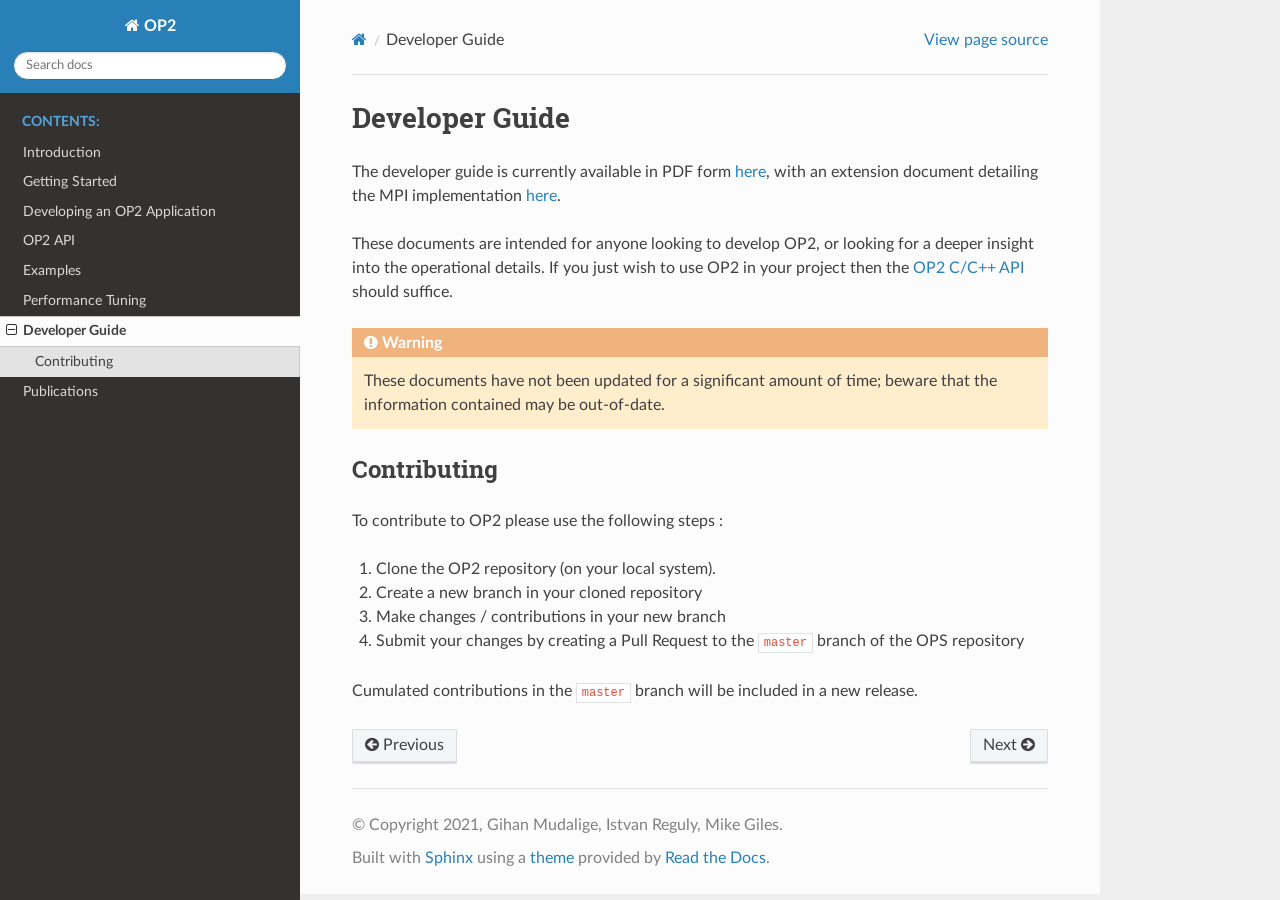
<file: developer_guide.html>
<!DOCTYPE html>
<html class="writer-html5" lang="en" data-content_root="./">
<head>
  <meta charset="utf-8" /><meta name="viewport" content="width=device-width, initial-scale=1" />

  <meta name="viewport" content="width=device-width, initial-scale=1.0" />
  <title>Developer Guide &mdash; OP2 latest documentation</title>
      <link rel="stylesheet" type="text/css" href="_static/pygments.css?v=b86133f3" />
      <link rel="stylesheet" type="text/css" href="_static/css/theme.css?v=9edc463e" />

  
      <script src="_static/jquery.js?v=5d32c60e"></script>
      <script src="_static/_sphinx_javascript_frameworks_compat.js?v=2cd50e6c"></script>
      <script src="_static/documentation_options.js?v=c6e86fd7"></script>
      <script src="_static/doctools.js?v=fd6eb6e6"></script>
      <script src="_static/sphinx_highlight.js?v=6ffebe34"></script>
    <script src="_static/js/theme.js"></script>
    <link rel="index" title="Index" href="genindex.html" />
    <link rel="search" title="Search" href="search.html" />
    <link rel="next" title="Publications" href="pubs.html" />
    <link rel="prev" title="Performance Tuning" href="perf.html" /> 
</head>

<body class="wy-body-for-nav"> 
  <div class="wy-grid-for-nav">
    <nav data-toggle="wy-nav-shift" class="wy-nav-side">
      <div class="wy-side-scroll">
        <div class="wy-side-nav-search" >

          
          
          <a href="index.html" class="icon icon-home">
            OP2
          </a>
<div role="search">
  <form id="rtd-search-form" class="wy-form" action="search.html" method="get">
    <input type="text" name="q" placeholder="Search docs" aria-label="Search docs" />
    <input type="hidden" name="check_keywords" value="yes" />
    <input type="hidden" name="area" value="default" />
  </form>
</div>
        </div><div class="wy-menu wy-menu-vertical" data-spy="affix" role="navigation" aria-label="Navigation menu">
              <p class="caption" role="heading"><span class="caption-text">Contents:</span></p>
<ul class="current">
<li class="toctree-l1"><a class="reference internal" href="introduction.html">Introduction</a></li>
<li class="toctree-l1"><a class="reference internal" href="getting_started.html">Getting Started</a></li>
<li class="toctree-l1"><a class="reference internal" href="devapp.html">Developing an OP2 Application</a></li>
<li class="toctree-l1"><a class="reference internal" href="api.html">OP2 API</a></li>
<li class="toctree-l1"><a class="reference internal" href="examples.html">Examples</a></li>
<li class="toctree-l1"><a class="reference internal" href="perf.html">Performance Tuning</a></li>
<li class="toctree-l1 current"><a class="current reference internal" href="#">Developer Guide</a><ul>
<li class="toctree-l2"><a class="reference internal" href="#contributing">Contributing</a></li>
</ul>
</li>
<li class="toctree-l1"><a class="reference internal" href="pubs.html">Publications</a></li>
</ul>

        </div>
      </div>
    </nav>

    <section data-toggle="wy-nav-shift" class="wy-nav-content-wrap"><nav class="wy-nav-top" aria-label="Mobile navigation menu" >
          <i data-toggle="wy-nav-top" class="fa fa-bars"></i>
          <a href="index.html">OP2</a>
      </nav>

      <div class="wy-nav-content">
        <div class="rst-content">
          <div role="navigation" aria-label="Page navigation">
  <ul class="wy-breadcrumbs">
      <li><a href="index.html" class="icon icon-home" aria-label="Home"></a></li>
      <li class="breadcrumb-item active">Developer Guide</li>
      <li class="wy-breadcrumbs-aside">
            <a href="_sources/developer_guide.rst.txt" rel="nofollow"> View page source</a>
      </li>
  </ul>
  <hr/>
</div>
          <div role="main" class="document" itemscope="itemscope" itemtype="http://schema.org/Article">
           <div itemprop="articleBody">
             
  <section id="developer-guide">
<h1>Developer Guide<a class="headerlink" href="#developer-guide" title="Link to this heading"></a></h1>
<p>The developer guide is currently available in PDF form <a class="reference external" href="https://op-dsl.github.io/docs/OP2/dev.pdf">here</a>, with an extension document detailing the MPI implementation <a class="reference external" href="https://op-dsl.github.io/docs/OP2/mpi-dev.pdf">here</a>.</p>
<p>These documents are intended for anyone looking to develop OP2, or looking for a deeper insight into the operational details. If you just wish to use OP2 in your project then the <a class="reference internal" href="api.html#op2-c-c-api"><span class="std std-ref">OP2 C/C++ API</span></a> should suffice.</p>
<div class="admonition warning">
<p class="admonition-title">Warning</p>
<p>These documents have not been updated for a significant amount of time; beware that the information contained may be out-of-date.</p>
</div>
<section id="contributing">
<h2>Contributing<a class="headerlink" href="#contributing" title="Link to this heading"></a></h2>
<p>To contribute to OP2 please use the following steps :</p>
<ol class="arabic simple">
<li><p>Clone the OP2 repository (on your local system).</p></li>
<li><p>Create a new branch in your cloned repository</p></li>
<li><p>Make changes / contributions in your new branch</p></li>
<li><p>Submit your changes by creating a Pull Request to the <code class="docutils literal notranslate"><span class="pre">master</span></code> branch of the OPS repository</p></li>
</ol>
<p>Cumulated contributions in the <code class="docutils literal notranslate"><span class="pre">master</span></code> branch will be included in a new release.</p>
</section>
</section>


           </div>
          </div>
          <footer><div class="rst-footer-buttons" role="navigation" aria-label="Footer">
        <a href="perf.html" class="btn btn-neutral float-left" title="Performance Tuning" accesskey="p" rel="prev"><span class="fa fa-arrow-circle-left" aria-hidden="true"></span> Previous</a>
        <a href="pubs.html" class="btn btn-neutral float-right" title="Publications" accesskey="n" rel="next">Next <span class="fa fa-arrow-circle-right" aria-hidden="true"></span></a>
    </div>

  <hr/>

  <div role="contentinfo">
    <p>&#169; Copyright 2021, Gihan Mudalige, Istvan Reguly, Mike Giles.</p>
  </div>

  Built with <a href="https://www.sphinx-doc.org/">Sphinx</a> using a
    <a href="https://github.com/readthedocs/sphinx_rtd_theme">theme</a>
    provided by <a href="https://readthedocs.org">Read the Docs</a>.
   

</footer>
        </div>
      </div>
    </section>
  </div>
  <script>
      jQuery(function () {
          SphinxRtdTheme.Navigation.enable(true);
      });
  </script> 

</body>
</html>
</file>
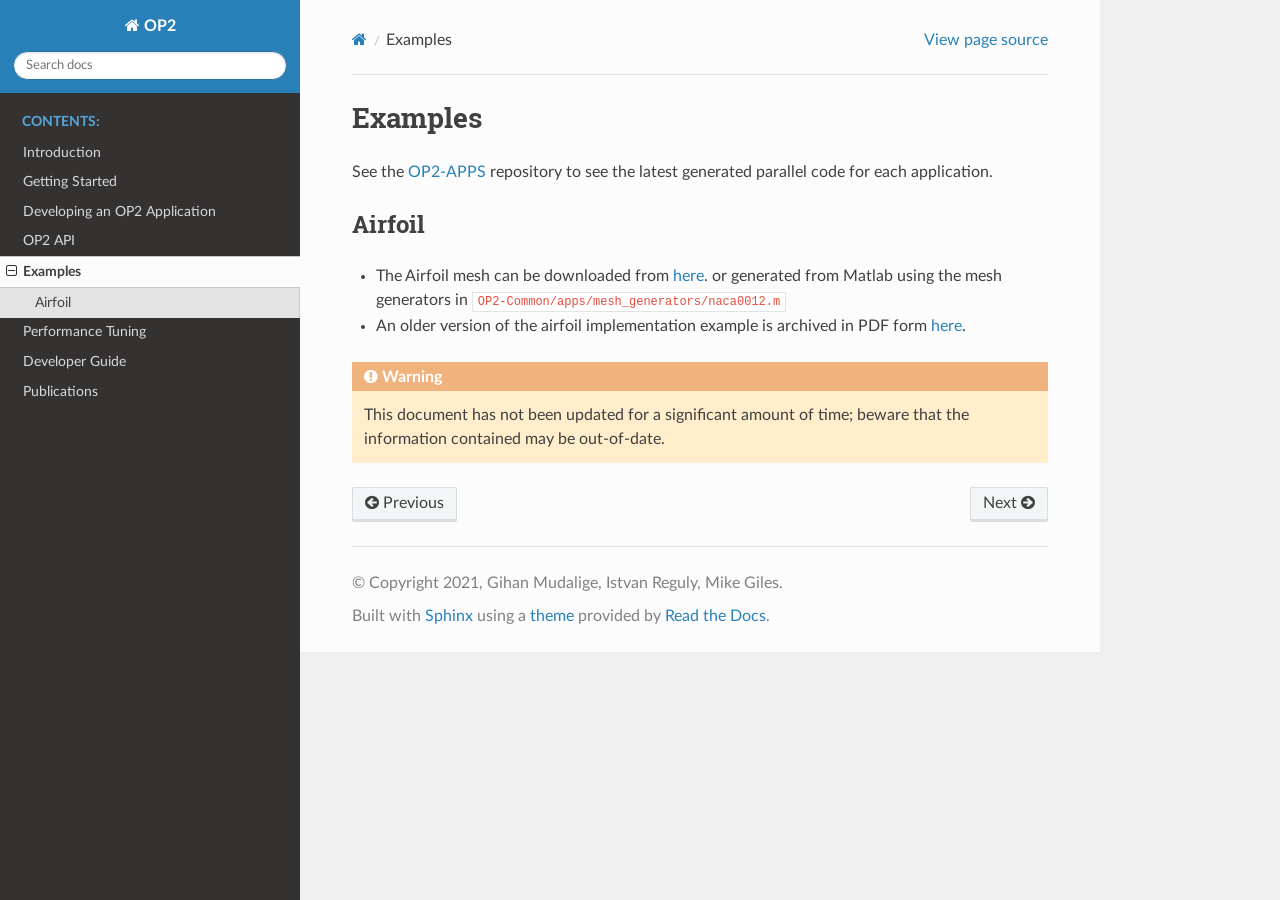
<file: examples.html>
<!DOCTYPE html>
<html class="writer-html5" lang="en" data-content_root="./">
<head>
  <meta charset="utf-8" /><meta name="viewport" content="width=device-width, initial-scale=1" />

  <meta name="viewport" content="width=device-width, initial-scale=1.0" />
  <title>Examples &mdash; OP2 latest documentation</title>
      <link rel="stylesheet" type="text/css" href="_static/pygments.css?v=b86133f3" />
      <link rel="stylesheet" type="text/css" href="_static/css/theme.css?v=9edc463e" />

  
      <script src="_static/jquery.js?v=5d32c60e"></script>
      <script src="_static/_sphinx_javascript_frameworks_compat.js?v=2cd50e6c"></script>
      <script src="_static/documentation_options.js?v=c6e86fd7"></script>
      <script src="_static/doctools.js?v=fd6eb6e6"></script>
      <script src="_static/sphinx_highlight.js?v=6ffebe34"></script>
    <script src="_static/js/theme.js"></script>
    <link rel="index" title="Index" href="genindex.html" />
    <link rel="search" title="Search" href="search.html" />
    <link rel="next" title="Performance Tuning" href="perf.html" />
    <link rel="prev" title="OP2 API" href="api.html" /> 
</head>

<body class="wy-body-for-nav"> 
  <div class="wy-grid-for-nav">
    <nav data-toggle="wy-nav-shift" class="wy-nav-side">
      <div class="wy-side-scroll">
        <div class="wy-side-nav-search" >

          
          
          <a href="index.html" class="icon icon-home">
            OP2
          </a>
<div role="search">
  <form id="rtd-search-form" class="wy-form" action="search.html" method="get">
    <input type="text" name="q" placeholder="Search docs" aria-label="Search docs" />
    <input type="hidden" name="check_keywords" value="yes" />
    <input type="hidden" name="area" value="default" />
  </form>
</div>
        </div><div class="wy-menu wy-menu-vertical" data-spy="affix" role="navigation" aria-label="Navigation menu">
              <p class="caption" role="heading"><span class="caption-text">Contents:</span></p>
<ul class="current">
<li class="toctree-l1"><a class="reference internal" href="introduction.html">Introduction</a></li>
<li class="toctree-l1"><a class="reference internal" href="getting_started.html">Getting Started</a></li>
<li class="toctree-l1"><a class="reference internal" href="devapp.html">Developing an OP2 Application</a></li>
<li class="toctree-l1"><a class="reference internal" href="api.html">OP2 API</a></li>
<li class="toctree-l1 current"><a class="current reference internal" href="#">Examples</a><ul>
<li class="toctree-l2"><a class="reference internal" href="#airfoil">Airfoil</a></li>
</ul>
</li>
<li class="toctree-l1"><a class="reference internal" href="perf.html">Performance Tuning</a></li>
<li class="toctree-l1"><a class="reference internal" href="developer_guide.html">Developer Guide</a></li>
<li class="toctree-l1"><a class="reference internal" href="pubs.html">Publications</a></li>
</ul>

        </div>
      </div>
    </nav>

    <section data-toggle="wy-nav-shift" class="wy-nav-content-wrap"><nav class="wy-nav-top" aria-label="Mobile navigation menu" >
          <i data-toggle="wy-nav-top" class="fa fa-bars"></i>
          <a href="index.html">OP2</a>
      </nav>

      <div class="wy-nav-content">
        <div class="rst-content">
          <div role="navigation" aria-label="Page navigation">
  <ul class="wy-breadcrumbs">
      <li><a href="index.html" class="icon icon-home" aria-label="Home"></a></li>
      <li class="breadcrumb-item active">Examples</li>
      <li class="wy-breadcrumbs-aside">
            <a href="_sources/examples.rst.txt" rel="nofollow"> View page source</a>
      </li>
  </ul>
  <hr/>
</div>
          <div role="main" class="document" itemscope="itemscope" itemtype="http://schema.org/Article">
           <div itemprop="articleBody">
             
  <section id="examples">
<h1>Examples<a class="headerlink" href="#examples" title="Link to this heading"></a></h1>
<p>See the <a class="reference external" href="https://github.com/OP-DSL/OP2-APPS">OP2-APPS</a> repository to see the latest generated parallel code for each application.</p>
<section id="airfoil">
<h2>Airfoil<a class="headerlink" href="#airfoil" title="Link to this heading"></a></h2>
<ul class="simple">
<li><p>The Airfoil mesh can be downloaded from <a class="reference external" href="https://op-dsl.github.io/docs/OP2/new_grid.dat">here</a>.  or generated from Matlab using the mesh generators in <code class="docutils literal notranslate"><span class="pre">OP2-Common/apps/mesh_generators/naca0012.m</span></code></p></li>
<li><p>An older version of the airfoil implementation example is archived in PDF form <a class="reference external" href="https://op-dsl.github.io/docs/OP2/airfoil-doc.pdf">here</a>.</p></li>
</ul>
<div class="admonition warning">
<p class="admonition-title">Warning</p>
<p>This document has not been updated for a significant amount of time; beware that the information contained may be out-of-date.</p>
</div>
</section>
</section>


           </div>
          </div>
          <footer><div class="rst-footer-buttons" role="navigation" aria-label="Footer">
        <a href="api.html" class="btn btn-neutral float-left" title="OP2 API" accesskey="p" rel="prev"><span class="fa fa-arrow-circle-left" aria-hidden="true"></span> Previous</a>
        <a href="perf.html" class="btn btn-neutral float-right" title="Performance Tuning" accesskey="n" rel="next">Next <span class="fa fa-arrow-circle-right" aria-hidden="true"></span></a>
    </div>

  <hr/>

  <div role="contentinfo">
    <p>&#169; Copyright 2021, Gihan Mudalige, Istvan Reguly, Mike Giles.</p>
  </div>

  Built with <a href="https://www.sphinx-doc.org/">Sphinx</a> using a
    <a href="https://github.com/readthedocs/sphinx_rtd_theme">theme</a>
    provided by <a href="https://readthedocs.org">Read the Docs</a>.
   

</footer>
        </div>
      </div>
    </section>
  </div>
  <script>
      jQuery(function () {
          SphinxRtdTheme.Navigation.enable(true);
      });
  </script> 

</body>
</html>
</file>
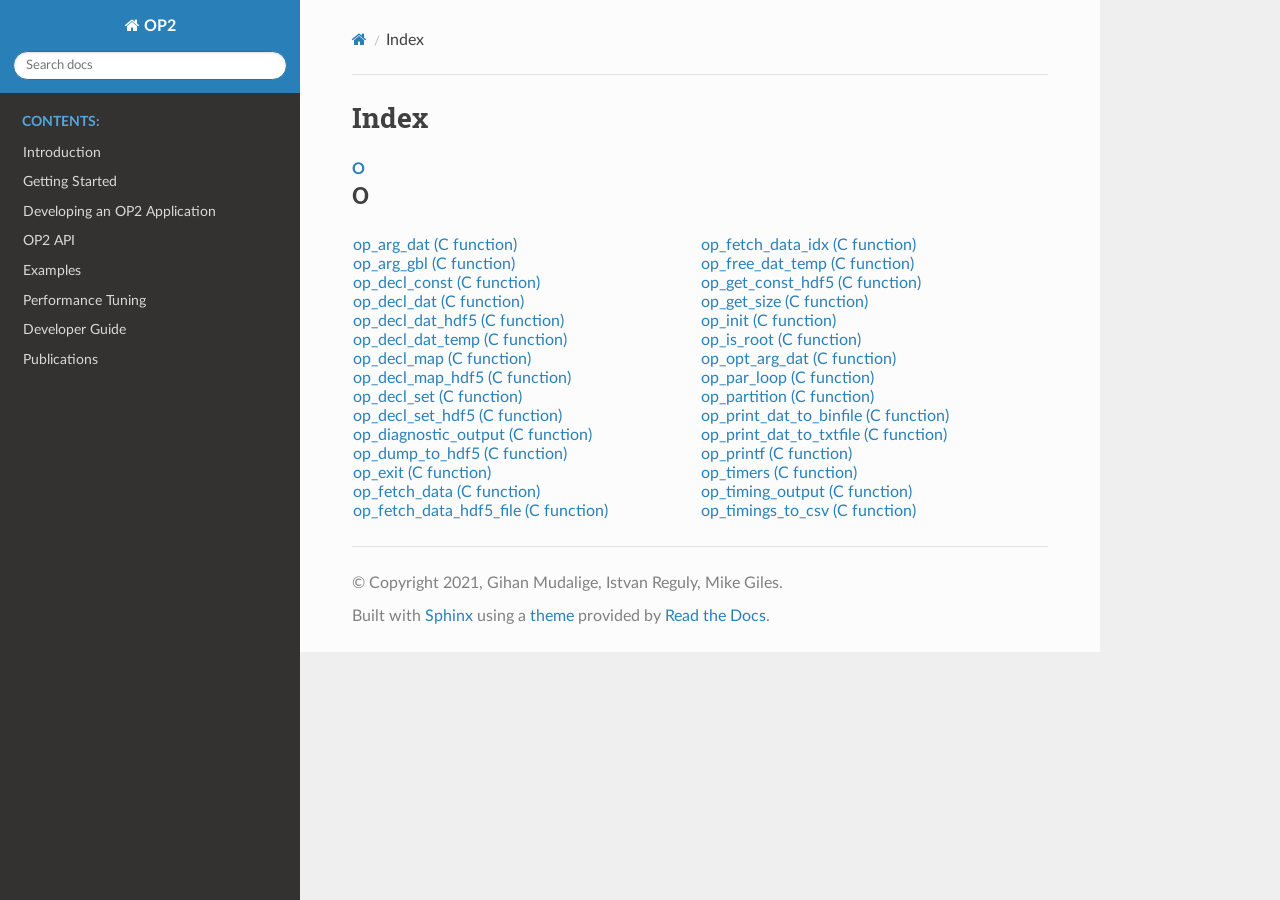
<file: genindex.html>
<!DOCTYPE html>
<html class="writer-html5" lang="en" data-content_root="./">
<head>
  <meta charset="utf-8" />
  <meta name="viewport" content="width=device-width, initial-scale=1.0" />
  <title>Index &mdash; OP2 latest documentation</title>
      <link rel="stylesheet" type="text/css" href="_static/pygments.css?v=b86133f3" />
      <link rel="stylesheet" type="text/css" href="_static/css/theme.css?v=9edc463e" />

  
      <script src="_static/jquery.js?v=5d32c60e"></script>
      <script src="_static/_sphinx_javascript_frameworks_compat.js?v=2cd50e6c"></script>
      <script src="_static/documentation_options.js?v=c6e86fd7"></script>
      <script src="_static/doctools.js?v=fd6eb6e6"></script>
      <script src="_static/sphinx_highlight.js?v=6ffebe34"></script>
    <script src="_static/js/theme.js"></script>
    <link rel="index" title="Index" href="#" />
    <link rel="search" title="Search" href="search.html" /> 
</head>

<body class="wy-body-for-nav"> 
  <div class="wy-grid-for-nav">
    <nav data-toggle="wy-nav-shift" class="wy-nav-side">
      <div class="wy-side-scroll">
        <div class="wy-side-nav-search" >

          
          
          <a href="index.html" class="icon icon-home">
            OP2
          </a>
<div role="search">
  <form id="rtd-search-form" class="wy-form" action="search.html" method="get">
    <input type="text" name="q" placeholder="Search docs" aria-label="Search docs" />
    <input type="hidden" name="check_keywords" value="yes" />
    <input type="hidden" name="area" value="default" />
  </form>
</div>
        </div><div class="wy-menu wy-menu-vertical" data-spy="affix" role="navigation" aria-label="Navigation menu">
              <p class="caption" role="heading"><span class="caption-text">Contents:</span></p>
<ul>
<li class="toctree-l1"><a class="reference internal" href="introduction.html">Introduction</a></li>
<li class="toctree-l1"><a class="reference internal" href="getting_started.html">Getting Started</a></li>
<li class="toctree-l1"><a class="reference internal" href="devapp.html">Developing an OP2 Application</a></li>
<li class="toctree-l1"><a class="reference internal" href="api.html">OP2 API</a></li>
<li class="toctree-l1"><a class="reference internal" href="examples.html">Examples</a></li>
<li class="toctree-l1"><a class="reference internal" href="perf.html">Performance Tuning</a></li>
<li class="toctree-l1"><a class="reference internal" href="developer_guide.html">Developer Guide</a></li>
<li class="toctree-l1"><a class="reference internal" href="pubs.html">Publications</a></li>
</ul>

        </div>
      </div>
    </nav>

    <section data-toggle="wy-nav-shift" class="wy-nav-content-wrap"><nav class="wy-nav-top" aria-label="Mobile navigation menu" >
          <i data-toggle="wy-nav-top" class="fa fa-bars"></i>
          <a href="index.html">OP2</a>
      </nav>

      <div class="wy-nav-content">
        <div class="rst-content">
          <div role="navigation" aria-label="Page navigation">
  <ul class="wy-breadcrumbs">
      <li><a href="index.html" class="icon icon-home" aria-label="Home"></a></li>
      <li class="breadcrumb-item active">Index</li>
      <li class="wy-breadcrumbs-aside">
      </li>
  </ul>
  <hr/>
</div>
          <div role="main" class="document" itemscope="itemscope" itemtype="http://schema.org/Article">
           <div itemprop="articleBody">
             

<h1 id="index">Index</h1>

<div class="genindex-jumpbox">
 <a href="#O"><strong>O</strong></a>
 
</div>
<h2 id="O">O</h2>
<table style="width: 100%" class="indextable genindextable"><tr>
  <td style="width: 33%; vertical-align: top;"><ul>
      <li><a href="api.html#c.op_arg_dat">op_arg_dat (C function)</a>
</li>
      <li><a href="api.html#c.op_arg_gbl">op_arg_gbl (C function)</a>
</li>
      <li><a href="api.html#c.op_decl_const">op_decl_const (C function)</a>
</li>
      <li><a href="api.html#c.op_decl_dat">op_decl_dat (C function)</a>
</li>
      <li><a href="api.html#c.op_decl_dat_hdf5">op_decl_dat_hdf5 (C function)</a>
</li>
      <li><a href="api.html#c.op_decl_dat_temp">op_decl_dat_temp (C function)</a>
</li>
      <li><a href="api.html#c.op_decl_map">op_decl_map (C function)</a>
</li>
      <li><a href="api.html#c.op_decl_map_hdf5">op_decl_map_hdf5 (C function)</a>
</li>
      <li><a href="api.html#c.op_decl_set">op_decl_set (C function)</a>
</li>
      <li><a href="api.html#c.op_decl_set_hdf5">op_decl_set_hdf5 (C function)</a>
</li>
      <li><a href="api.html#c.op_diagnostic_output">op_diagnostic_output (C function)</a>
</li>
      <li><a href="api.html#c.op_dump_to_hdf5">op_dump_to_hdf5 (C function)</a>
</li>
      <li><a href="api.html#c.op_exit">op_exit (C function)</a>
</li>
      <li><a href="api.html#c.op_fetch_data">op_fetch_data (C function)</a>
</li>
      <li><a href="api.html#c.op_fetch_data_hdf5_file">op_fetch_data_hdf5_file (C function)</a>
</li>
  </ul></td>
  <td style="width: 33%; vertical-align: top;"><ul>
      <li><a href="api.html#c.op_fetch_data_idx">op_fetch_data_idx (C function)</a>
</li>
      <li><a href="api.html#c.op_free_dat_temp">op_free_dat_temp (C function)</a>
</li>
      <li><a href="api.html#c.op_get_const_hdf5">op_get_const_hdf5 (C function)</a>
</li>
      <li><a href="api.html#c.op_get_size">op_get_size (C function)</a>
</li>
      <li><a href="api.html#c.op_init">op_init (C function)</a>
</li>
      <li><a href="api.html#c.op_is_root">op_is_root (C function)</a>
</li>
      <li><a href="api.html#c.op_opt_arg_dat">op_opt_arg_dat (C function)</a>
</li>
      <li><a href="api.html#c.op_par_loop">op_par_loop (C function)</a>
</li>
      <li><a href="api.html#c.op_partition">op_partition (C function)</a>
</li>
      <li><a href="api.html#c.op_print_dat_to_binfile">op_print_dat_to_binfile (C function)</a>
</li>
      <li><a href="api.html#c.op_print_dat_to_txtfile">op_print_dat_to_txtfile (C function)</a>
</li>
      <li><a href="api.html#c.op_printf">op_printf (C function)</a>
</li>
      <li><a href="api.html#c.op_timers">op_timers (C function)</a>
</li>
      <li><a href="api.html#c.op_timing_output">op_timing_output (C function)</a>
</li>
      <li><a href="api.html#c.op_timings_to_csv">op_timings_to_csv (C function)</a>
</li>
  </ul></td>
</tr></table>



           </div>
          </div>
          <footer>

  <hr/>

  <div role="contentinfo">
    <p>&#169; Copyright 2021, Gihan Mudalige, Istvan Reguly, Mike Giles.</p>
  </div>

  Built with <a href="https://www.sphinx-doc.org/">Sphinx</a> using a
    <a href="https://github.com/readthedocs/sphinx_rtd_theme">theme</a>
    provided by <a href="https://readthedocs.org">Read the Docs</a>.
   

</footer>
        </div>
      </div>
    </section>
  </div>
  <script>
      jQuery(function () {
          SphinxRtdTheme.Navigation.enable(true);
      });
  </script> 

</body>
</html>
</file>
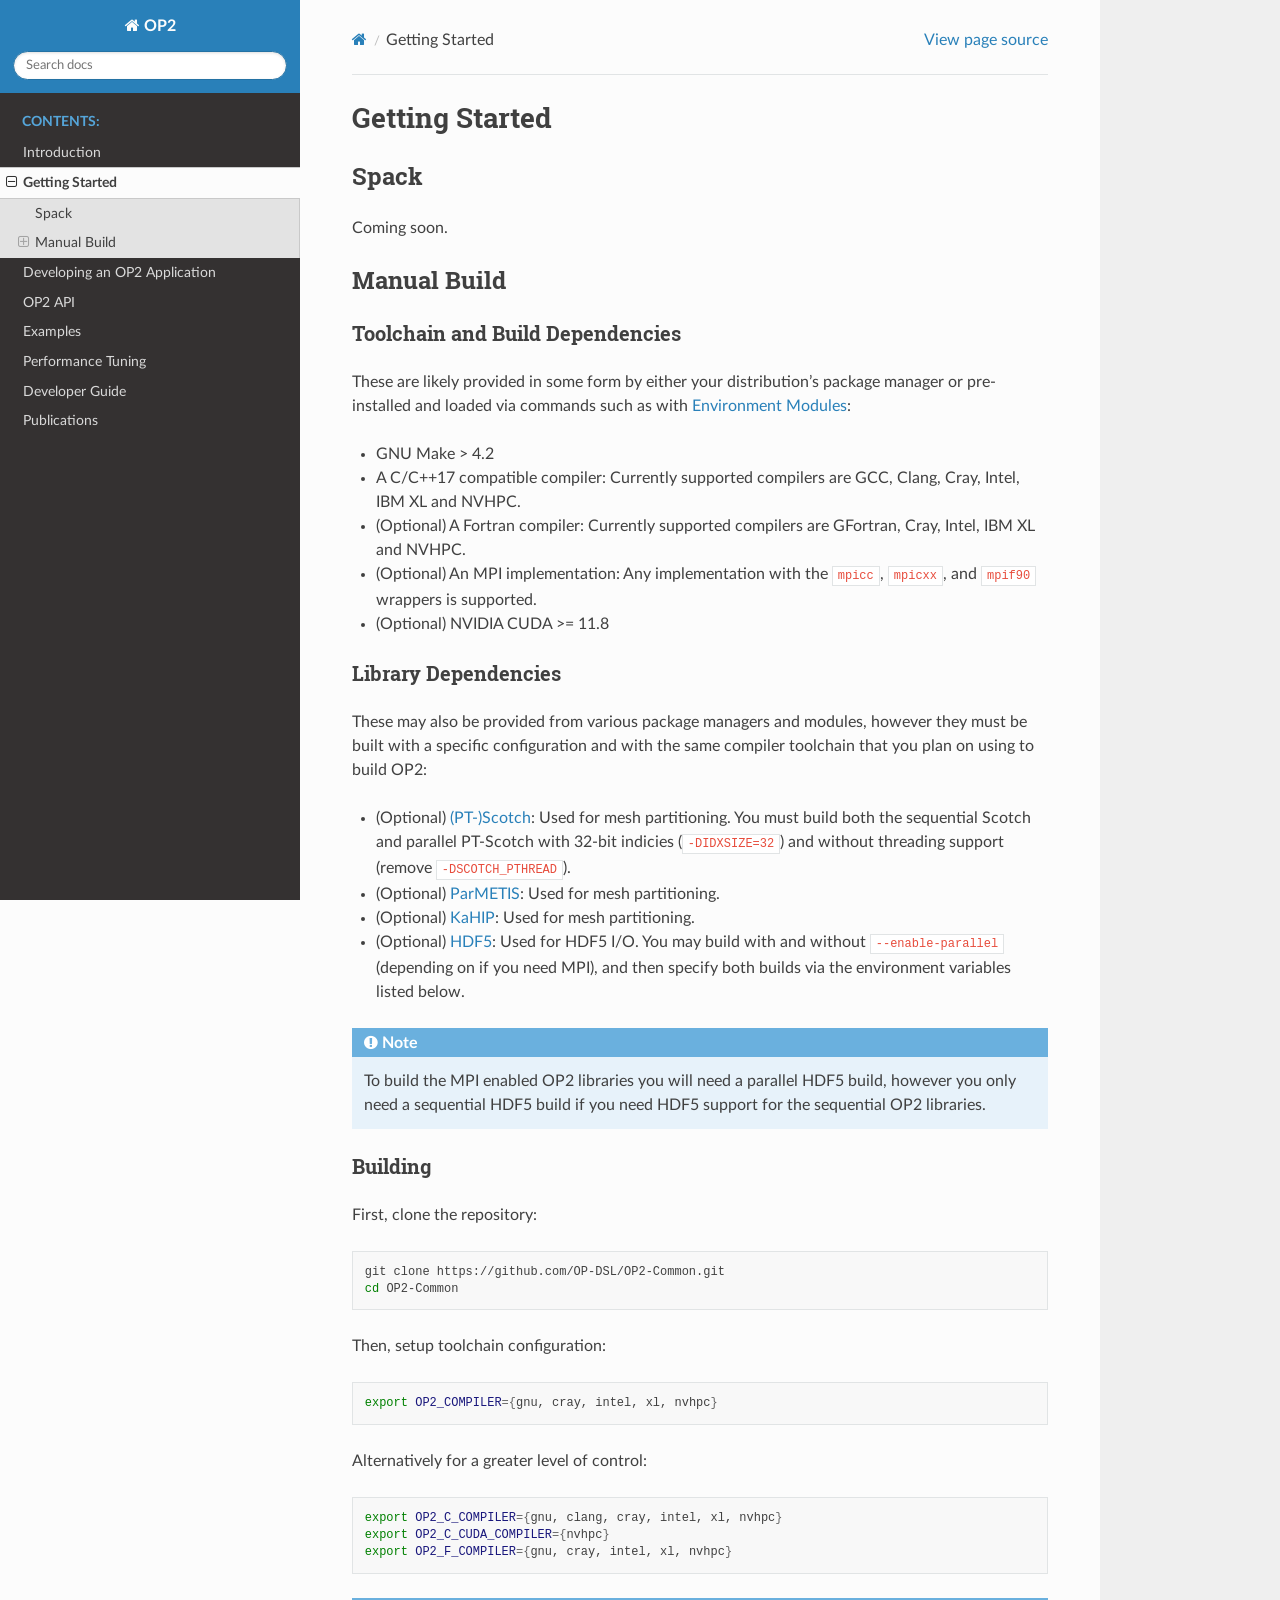
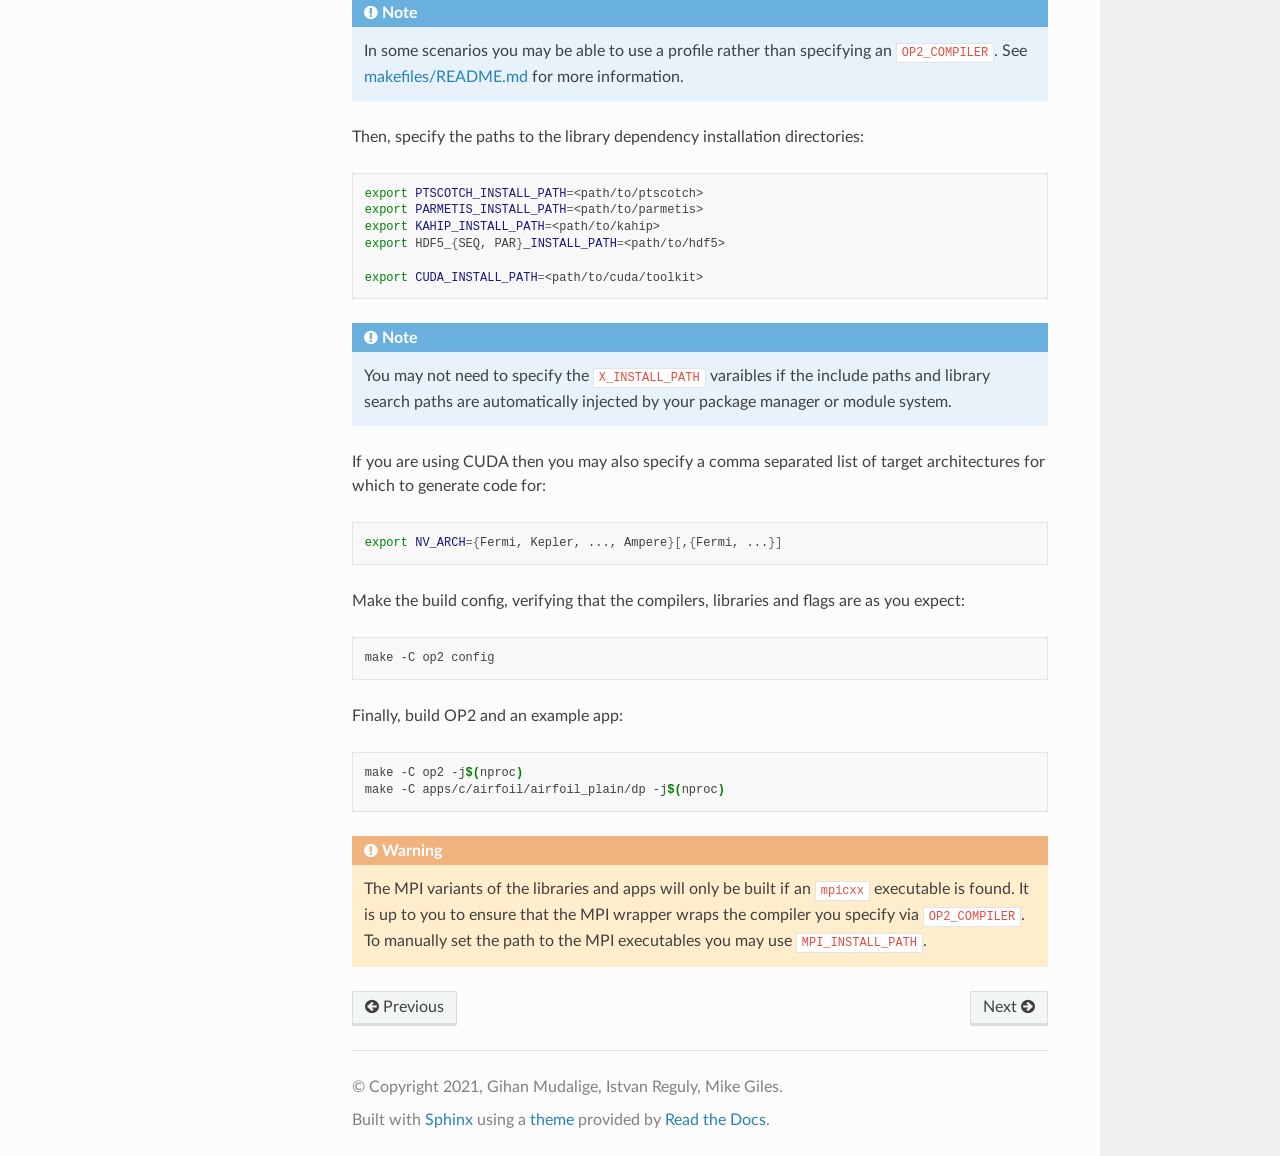
<file: getting_started.html>
<!DOCTYPE html>
<html class="writer-html5" lang="en" data-content_root="./">
<head>
  <meta charset="utf-8" /><meta name="viewport" content="width=device-width, initial-scale=1" />

  <meta name="viewport" content="width=device-width, initial-scale=1.0" />
  <title>Getting Started &mdash; OP2 latest documentation</title>
      <link rel="stylesheet" type="text/css" href="_static/pygments.css?v=b86133f3" />
      <link rel="stylesheet" type="text/css" href="_static/css/theme.css?v=9edc463e" />

  
      <script src="_static/jquery.js?v=5d32c60e"></script>
      <script src="_static/_sphinx_javascript_frameworks_compat.js?v=2cd50e6c"></script>
      <script src="_static/documentation_options.js?v=c6e86fd7"></script>
      <script src="_static/doctools.js?v=fd6eb6e6"></script>
      <script src="_static/sphinx_highlight.js?v=6ffebe34"></script>
    <script src="_static/js/theme.js"></script>
    <link rel="index" title="Index" href="genindex.html" />
    <link rel="search" title="Search" href="search.html" />
    <link rel="next" title="Developing an OP2 Application" href="devapp.html" />
    <link rel="prev" title="Introduction" href="introduction.html" /> 
</head>

<body class="wy-body-for-nav"> 
  <div class="wy-grid-for-nav">
    <nav data-toggle="wy-nav-shift" class="wy-nav-side">
      <div class="wy-side-scroll">
        <div class="wy-side-nav-search" >

          
          
          <a href="index.html" class="icon icon-home">
            OP2
          </a>
<div role="search">
  <form id="rtd-search-form" class="wy-form" action="search.html" method="get">
    <input type="text" name="q" placeholder="Search docs" aria-label="Search docs" />
    <input type="hidden" name="check_keywords" value="yes" />
    <input type="hidden" name="area" value="default" />
  </form>
</div>
        </div><div class="wy-menu wy-menu-vertical" data-spy="affix" role="navigation" aria-label="Navigation menu">
              <p class="caption" role="heading"><span class="caption-text">Contents:</span></p>
<ul class="current">
<li class="toctree-l1"><a class="reference internal" href="introduction.html">Introduction</a></li>
<li class="toctree-l1 current"><a class="current reference internal" href="#">Getting Started</a><ul>
<li class="toctree-l2"><a class="reference internal" href="#spack">Spack</a></li>
<li class="toctree-l2"><a class="reference internal" href="#manual-build">Manual Build</a><ul>
<li class="toctree-l3"><a class="reference internal" href="#toolchain-and-build-dependencies">Toolchain and Build Dependencies</a></li>
<li class="toctree-l3"><a class="reference internal" href="#library-dependencies">Library Dependencies</a></li>
<li class="toctree-l3"><a class="reference internal" href="#building">Building</a></li>
</ul>
</li>
</ul>
</li>
<li class="toctree-l1"><a class="reference internal" href="devapp.html">Developing an OP2 Application</a></li>
<li class="toctree-l1"><a class="reference internal" href="api.html">OP2 API</a></li>
<li class="toctree-l1"><a class="reference internal" href="examples.html">Examples</a></li>
<li class="toctree-l1"><a class="reference internal" href="perf.html">Performance Tuning</a></li>
<li class="toctree-l1"><a class="reference internal" href="developer_guide.html">Developer Guide</a></li>
<li class="toctree-l1"><a class="reference internal" href="pubs.html">Publications</a></li>
</ul>

        </div>
      </div>
    </nav>

    <section data-toggle="wy-nav-shift" class="wy-nav-content-wrap"><nav class="wy-nav-top" aria-label="Mobile navigation menu" >
          <i data-toggle="wy-nav-top" class="fa fa-bars"></i>
          <a href="index.html">OP2</a>
      </nav>

      <div class="wy-nav-content">
        <div class="rst-content">
          <div role="navigation" aria-label="Page navigation">
  <ul class="wy-breadcrumbs">
      <li><a href="index.html" class="icon icon-home" aria-label="Home"></a></li>
      <li class="breadcrumb-item active">Getting Started</li>
      <li class="wy-breadcrumbs-aside">
            <a href="_sources/getting_started.rst.txt" rel="nofollow"> View page source</a>
      </li>
  </ul>
  <hr/>
</div>
          <div role="main" class="document" itemscope="itemscope" itemtype="http://schema.org/Article">
           <div itemprop="articleBody">
             
  <section id="getting-started">
<h1>Getting Started<a class="headerlink" href="#getting-started" title="Link to this heading"></a></h1>
<section id="spack">
<h2>Spack<a class="headerlink" href="#spack" title="Link to this heading"></a></h2>
<p>Coming soon.</p>
</section>
<section id="manual-build">
<h2>Manual Build<a class="headerlink" href="#manual-build" title="Link to this heading"></a></h2>
<section id="toolchain-and-build-dependencies">
<h3>Toolchain and Build Dependencies<a class="headerlink" href="#toolchain-and-build-dependencies" title="Link to this heading"></a></h3>
<p>These are likely provided in some form by either your distribution’s package manager or pre-installed and loaded via commands such as with <a class="reference external" href="http://modules.sourceforge.net/">Environment Modules</a>:</p>
<ul class="simple">
<li><p>GNU Make &gt; 4.2</p></li>
<li><p>A C/C++17 compatible compiler: Currently supported compilers are GCC, Clang, Cray, Intel, IBM XL and NVHPC.</p></li>
<li><p>(Optional) A Fortran compiler: Currently supported compilers are GFortran, Cray, Intel, IBM XL and NVHPC.</p></li>
<li><p>(Optional) An MPI implementation: Any implementation with the <code class="docutils literal notranslate"><span class="pre">mpicc</span></code>, <code class="docutils literal notranslate"><span class="pre">mpicxx</span></code>, and <code class="docutils literal notranslate"><span class="pre">mpif90</span></code> wrappers is supported.</p></li>
<li><p>(Optional) NVIDIA CUDA &gt;= 11.8</p></li>
</ul>
</section>
<section id="library-dependencies">
<h3>Library Dependencies<a class="headerlink" href="#library-dependencies" title="Link to this heading"></a></h3>
<p>These may also be provided from various package managers and modules, however they must be built with a specific configuration and with the same compiler toolchain that you plan on using to build OP2:</p>
<ul class="simple">
<li><p>(Optional) <a class="reference external" href="https://www.labri.fr/perso/pelegrin/scotch/">(PT-)Scotch</a>: Used for mesh partitioning. You must build both the sequential Scotch and parallel PT-Scotch with 32-bit indicies (<code class="docutils literal notranslate"><span class="pre">-DIDXSIZE=32</span></code>) and without threading support (remove <code class="docutils literal notranslate"><span class="pre">-DSCOTCH_PTHREAD</span></code>).</p></li>
<li><p>(Optional) <a class="reference external" href="http://glaros.dtc.umn.edu/gkhome/metis/parmetis/overview">ParMETIS</a>: Used for mesh partitioning.</p></li>
<li><p>(Optional) <a class="reference external" href="https://kahip.github.io/">KaHIP</a>: Used for mesh partitioning.</p></li>
<li><p>(Optional) <a class="reference external" href="https://www.hdfgroup.org/solutions/hdf5/">HDF5</a>: Used for HDF5 I/O. You may build with and without <code class="docutils literal notranslate"><span class="pre">--enable-parallel</span></code> (depending on if you need MPI), and then specify both builds via the environment variables listed below.</p></li>
</ul>
<div class="admonition note">
<p class="admonition-title">Note</p>
<p>To build the MPI enabled OP2 libraries you will need a parallel HDF5 build, however you only need a sequential HDF5 build if you need HDF5 support for the sequential OP2 libraries.</p>
</div>
</section>
<section id="building">
<h3>Building<a class="headerlink" href="#building" title="Link to this heading"></a></h3>
<p>First, clone the repository:</p>
<div class="highlight-shell notranslate"><div class="highlight"><pre><span></span>git<span class="w"> </span>clone<span class="w"> </span>https://github.com/OP-DSL/OP2-Common.git
<span class="nb">cd</span><span class="w"> </span>OP2-Common
</pre></div>
</div>
<p>Then, setup toolchain configuration:</p>
<div class="highlight-shell notranslate"><div class="highlight"><pre><span></span><span class="nb">export</span><span class="w"> </span><span class="nv">OP2_COMPILER</span><span class="o">={</span>gnu,<span class="w"> </span>cray,<span class="w"> </span>intel,<span class="w"> </span>xl,<span class="w"> </span>nvhpc<span class="o">}</span>
</pre></div>
</div>
<p>Alternatively for a greater level of control:</p>
<div class="highlight-shell notranslate"><div class="highlight"><pre><span></span><span class="nb">export</span><span class="w"> </span><span class="nv">OP2_C_COMPILER</span><span class="o">={</span>gnu,<span class="w"> </span>clang,<span class="w"> </span>cray,<span class="w"> </span>intel,<span class="w"> </span>xl,<span class="w"> </span>nvhpc<span class="o">}</span>
<span class="nb">export</span><span class="w"> </span><span class="nv">OP2_C_CUDA_COMPILER</span><span class="o">={</span>nvhpc<span class="o">}</span>
<span class="nb">export</span><span class="w"> </span><span class="nv">OP2_F_COMPILER</span><span class="o">={</span>gnu,<span class="w"> </span>cray,<span class="w"> </span>intel,<span class="w"> </span>xl,<span class="w"> </span>nvhpc<span class="o">}</span>
</pre></div>
</div>
<div class="admonition note">
<p class="admonition-title">Note</p>
<p>In some scenarios you may be able to use a profile rather than specifying an <code class="docutils literal notranslate"><span class="pre">OP2_COMPILER</span></code>. See <a class="reference external" href="https://github.com/OP-DSL/OP2-Common/blob/b2fd385/makefiles/README.md">makefiles/README.md</a> for more information.</p>
</div>
<p>Then, specify the paths to the library dependency installation directories:</p>
<div class="highlight-shell notranslate"><div class="highlight"><pre><span></span><span class="nb">export</span><span class="w"> </span><span class="nv">PTSCOTCH_INSTALL_PATH</span><span class="o">=</span>&lt;path/to/ptscotch&gt;
<span class="nb">export</span><span class="w"> </span><span class="nv">PARMETIS_INSTALL_PATH</span><span class="o">=</span>&lt;path/to/parmetis&gt;
<span class="nb">export</span><span class="w"> </span><span class="nv">KAHIP_INSTALL_PATH</span><span class="o">=</span>&lt;path/to/kahip&gt;
<span class="nb">export</span><span class="w"> </span>HDF5_<span class="o">{</span>SEQ,<span class="w"> </span>PAR<span class="o">}</span><span class="nv">_INSTALL_PATH</span><span class="o">=</span>&lt;path/to/hdf5&gt;

<span class="nb">export</span><span class="w"> </span><span class="nv">CUDA_INSTALL_PATH</span><span class="o">=</span>&lt;path/to/cuda/toolkit&gt;
</pre></div>
</div>
<div class="admonition note">
<p class="admonition-title">Note</p>
<p>You may not need to specify the <code class="docutils literal notranslate"><span class="pre">X_INSTALL_PATH</span></code> varaibles if the include paths and library search paths are automatically injected by your package manager or module system.</p>
</div>
<p>If you are using CUDA then you may also specify a comma separated list of target architectures for which to generate code for:</p>
<div class="highlight-shell notranslate"><div class="highlight"><pre><span></span><span class="nb">export</span><span class="w"> </span><span class="nv">NV_ARCH</span><span class="o">={</span>Fermi,<span class="w"> </span>Kepler,<span class="w"> </span>...,<span class="w"> </span>Ampere<span class="o">}[</span>,<span class="o">{</span>Fermi,<span class="w"> </span>...<span class="o">}]</span>
</pre></div>
</div>
<p>Make the build config, verifying that the compilers, libraries and flags are as you expect:</p>
<div class="highlight-shell notranslate"><div class="highlight"><pre><span></span>make<span class="w"> </span>-C<span class="w"> </span>op2<span class="w"> </span>config
</pre></div>
</div>
<p>Finally, build OP2 and an example app:</p>
<div class="highlight-shell notranslate"><div class="highlight"><pre><span></span>make<span class="w"> </span>-C<span class="w"> </span>op2<span class="w"> </span>-j<span class="k">$(</span>nproc<span class="k">)</span>
make<span class="w"> </span>-C<span class="w"> </span>apps/c/airfoil/airfoil_plain/dp<span class="w"> </span>-j<span class="k">$(</span>nproc<span class="k">)</span>
</pre></div>
</div>
<div class="admonition warning">
<p class="admonition-title">Warning</p>
<p>The MPI variants of the libraries and apps will only be built if an <code class="docutils literal notranslate"><span class="pre">mpicxx</span></code> executable is found. It is up to you to ensure that the MPI wrapper wraps the compiler you specify via <code class="docutils literal notranslate"><span class="pre">OP2_COMPILER</span></code>. To manually set the path to the MPI executables you may use <code class="docutils literal notranslate"><span class="pre">MPI_INSTALL_PATH</span></code>.</p>
</div>
</section>
</section>
</section>


           </div>
          </div>
          <footer><div class="rst-footer-buttons" role="navigation" aria-label="Footer">
        <a href="introduction.html" class="btn btn-neutral float-left" title="Introduction" accesskey="p" rel="prev"><span class="fa fa-arrow-circle-left" aria-hidden="true"></span> Previous</a>
        <a href="devapp.html" class="btn btn-neutral float-right" title="Developing an OP2 Application" accesskey="n" rel="next">Next <span class="fa fa-arrow-circle-right" aria-hidden="true"></span></a>
    </div>

  <hr/>

  <div role="contentinfo">
    <p>&#169; Copyright 2021, Gihan Mudalige, Istvan Reguly, Mike Giles.</p>
  </div>

  Built with <a href="https://www.sphinx-doc.org/">Sphinx</a> using a
    <a href="https://github.com/readthedocs/sphinx_rtd_theme">theme</a>
    provided by <a href="https://readthedocs.org">Read the Docs</a>.
   

</footer>
        </div>
      </div>
    </section>
  </div>
  <script>
      jQuery(function () {
          SphinxRtdTheme.Navigation.enable(true);
      });
  </script> 

</body>
</html>
</file>
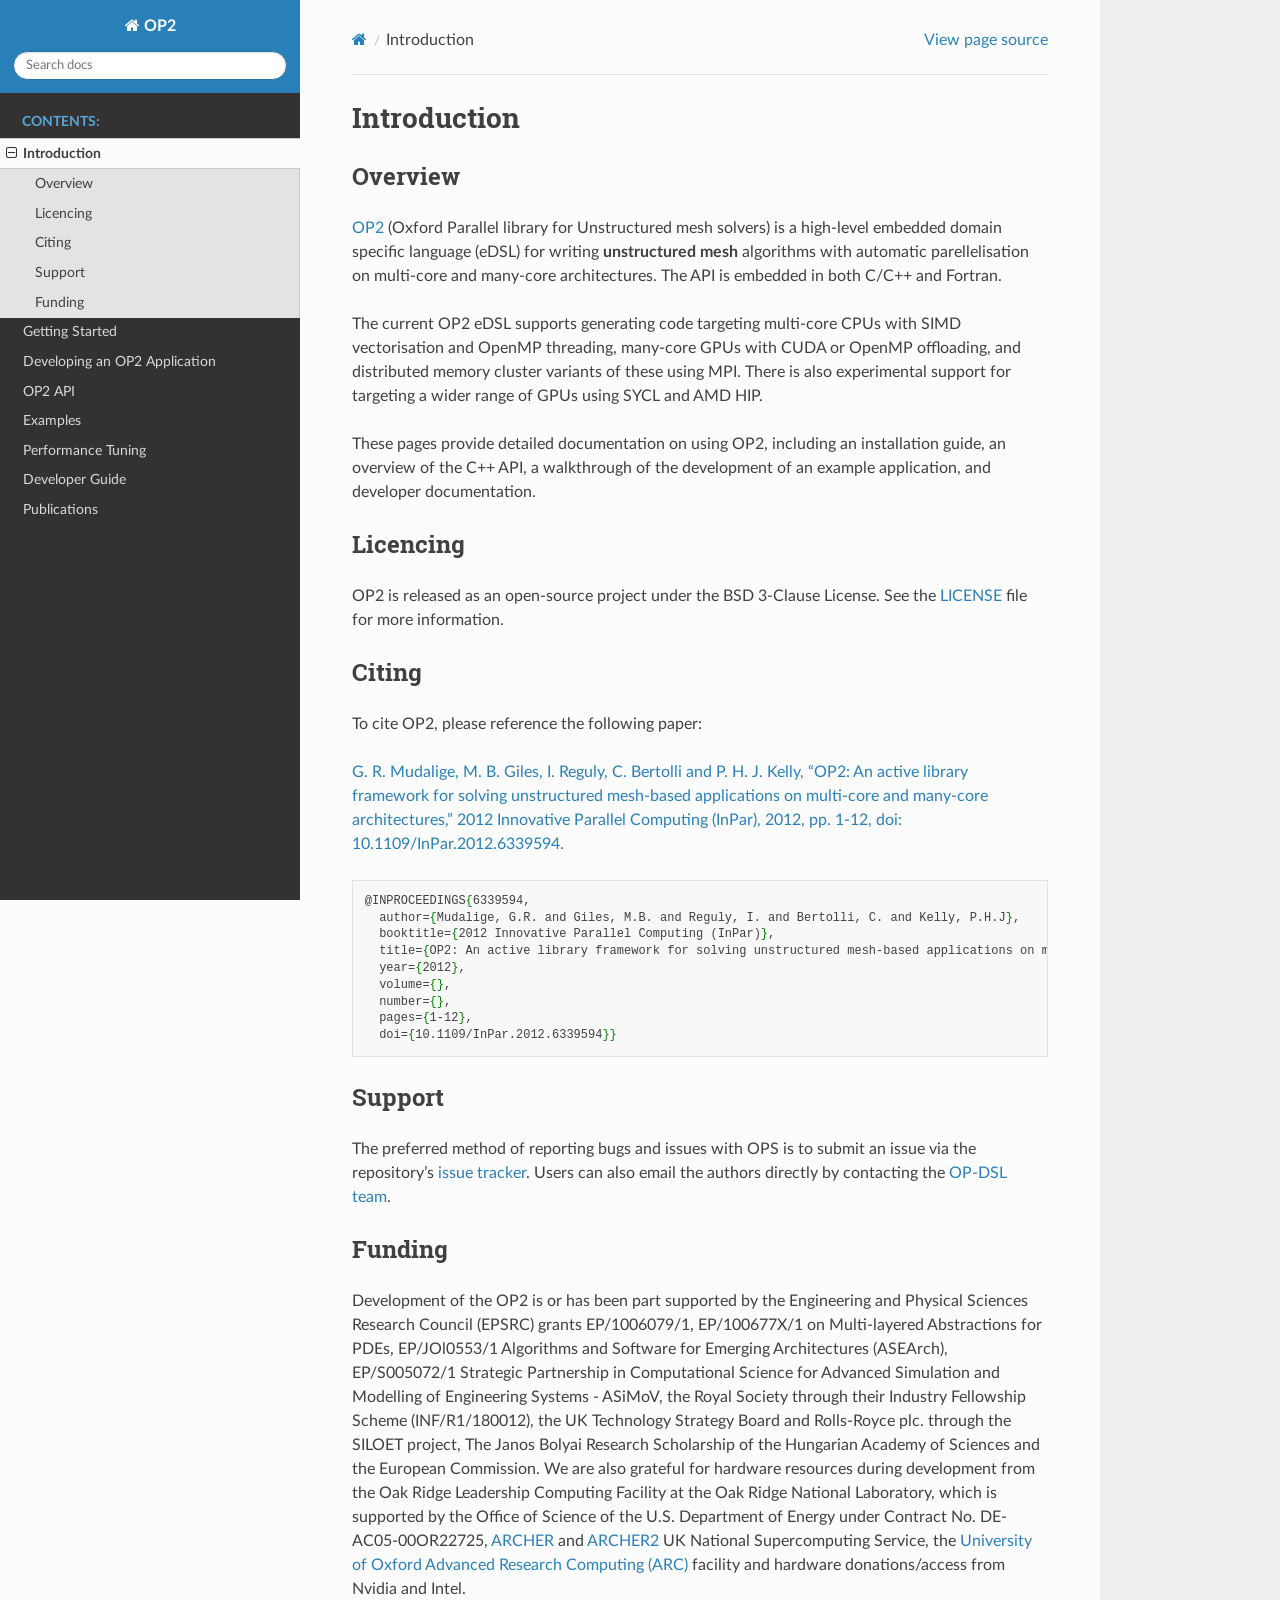
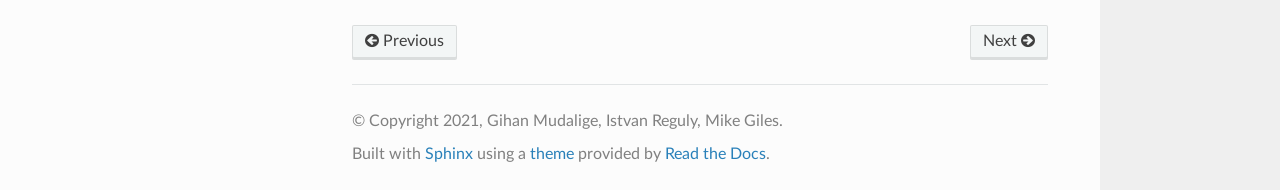
<file: introduction.html>
<!DOCTYPE html>
<html class="writer-html5" lang="en" data-content_root="./">
<head>
  <meta charset="utf-8" /><meta name="viewport" content="width=device-width, initial-scale=1" />

  <meta name="viewport" content="width=device-width, initial-scale=1.0" />
  <title>Introduction &mdash; OP2 latest documentation</title>
      <link rel="stylesheet" type="text/css" href="_static/pygments.css?v=b86133f3" />
      <link rel="stylesheet" type="text/css" href="_static/css/theme.css?v=9edc463e" />

  
      <script src="_static/jquery.js?v=5d32c60e"></script>
      <script src="_static/_sphinx_javascript_frameworks_compat.js?v=2cd50e6c"></script>
      <script src="_static/documentation_options.js?v=c6e86fd7"></script>
      <script src="_static/doctools.js?v=fd6eb6e6"></script>
      <script src="_static/sphinx_highlight.js?v=6ffebe34"></script>
    <script src="_static/js/theme.js"></script>
    <link rel="index" title="Index" href="genindex.html" />
    <link rel="search" title="Search" href="search.html" />
    <link rel="next" title="Getting Started" href="getting_started.html" />
    <link rel="prev" title="Welcome to OP2 documentation!" href="index.html" /> 
</head>

<body class="wy-body-for-nav"> 
  <div class="wy-grid-for-nav">
    <nav data-toggle="wy-nav-shift" class="wy-nav-side">
      <div class="wy-side-scroll">
        <div class="wy-side-nav-search" >

          
          
          <a href="index.html" class="icon icon-home">
            OP2
          </a>
<div role="search">
  <form id="rtd-search-form" class="wy-form" action="search.html" method="get">
    <input type="text" name="q" placeholder="Search docs" aria-label="Search docs" />
    <input type="hidden" name="check_keywords" value="yes" />
    <input type="hidden" name="area" value="default" />
  </form>
</div>
        </div><div class="wy-menu wy-menu-vertical" data-spy="affix" role="navigation" aria-label="Navigation menu">
              <p class="caption" role="heading"><span class="caption-text">Contents:</span></p>
<ul class="current">
<li class="toctree-l1 current"><a class="current reference internal" href="#">Introduction</a><ul>
<li class="toctree-l2"><a class="reference internal" href="#overview">Overview</a></li>
<li class="toctree-l2"><a class="reference internal" href="#licencing">Licencing</a></li>
<li class="toctree-l2"><a class="reference internal" href="#citing">Citing</a></li>
<li class="toctree-l2"><a class="reference internal" href="#support">Support</a></li>
<li class="toctree-l2"><a class="reference internal" href="#funding">Funding</a></li>
</ul>
</li>
<li class="toctree-l1"><a class="reference internal" href="getting_started.html">Getting Started</a></li>
<li class="toctree-l1"><a class="reference internal" href="devapp.html">Developing an OP2 Application</a></li>
<li class="toctree-l1"><a class="reference internal" href="api.html">OP2 API</a></li>
<li class="toctree-l1"><a class="reference internal" href="examples.html">Examples</a></li>
<li class="toctree-l1"><a class="reference internal" href="perf.html">Performance Tuning</a></li>
<li class="toctree-l1"><a class="reference internal" href="developer_guide.html">Developer Guide</a></li>
<li class="toctree-l1"><a class="reference internal" href="pubs.html">Publications</a></li>
</ul>

        </div>
      </div>
    </nav>

    <section data-toggle="wy-nav-shift" class="wy-nav-content-wrap"><nav class="wy-nav-top" aria-label="Mobile navigation menu" >
          <i data-toggle="wy-nav-top" class="fa fa-bars"></i>
          <a href="index.html">OP2</a>
      </nav>

      <div class="wy-nav-content">
        <div class="rst-content">
          <div role="navigation" aria-label="Page navigation">
  <ul class="wy-breadcrumbs">
      <li><a href="index.html" class="icon icon-home" aria-label="Home"></a></li>
      <li class="breadcrumb-item active">Introduction</li>
      <li class="wy-breadcrumbs-aside">
            <a href="_sources/introduction.rst.txt" rel="nofollow"> View page source</a>
      </li>
  </ul>
  <hr/>
</div>
          <div role="main" class="document" itemscope="itemscope" itemtype="http://schema.org/Article">
           <div itemprop="articleBody">
             
  <section id="introduction">
<h1>Introduction<a class="headerlink" href="#introduction" title="Link to this heading"></a></h1>
<section id="overview">
<h2>Overview<a class="headerlink" href="#overview" title="Link to this heading"></a></h2>
<p><a class="reference external" href="https://github.com/OP-DSL/OP2-Common">OP2</a> (Oxford Parallel library for Unstructured mesh solvers) is a high-level embedded domain specific language (eDSL) for writing <strong>unstructured mesh</strong> algorithms with automatic parellelisation on multi-core and many-core architectures. The API is embedded in both C/C++ and Fortran.</p>
<p>The current OP2 eDSL supports generating code targeting multi-core CPUs with SIMD vectorisation and OpenMP threading, many-core GPUs with CUDA or OpenMP offloading, and distributed memory cluster variants of these using MPI. There is also experimental support for targeting a wider range of GPUs using SYCL and AMD HIP.</p>
<p>These pages provide detailed documentation on using OP2, including an installation guide, an overview of the C++ API, a walkthrough of the development of an example application, and developer documentation.</p>
</section>
<section id="licencing">
<h2>Licencing<a class="headerlink" href="#licencing" title="Link to this heading"></a></h2>
<p>OP2 is released as an open-source project under the BSD 3-Clause License. See the <a class="reference external" href="https://github.com/OP-DSL/OP2-Common/blob/b2fd385/LICENSE">LICENSE</a> file for more information.</p>
</section>
<section id="citing">
<h2>Citing<a class="headerlink" href="#citing" title="Link to this heading"></a></h2>
<p>To cite OP2, please reference the following paper:</p>
<p><a class="reference external" href="https://ieeexplore.ieee.org/document/6339594">G. R. Mudalige, M. B. Giles, I. Reguly, C. Bertolli and P. H. J. Kelly, “OP2: An active library framework for solving unstructured mesh-based applications on multi-core and many-core architectures,” 2012 Innovative Parallel Computing (InPar), 2012, pp. 1-12, doi: 10.1109/InPar.2012.6339594.</a></p>
<div class="highlight-TeX notranslate"><div class="highlight"><pre><span></span>@INPROCEEDINGS<span class="nb">{</span>6339594,
  author=<span class="nb">{</span>Mudalige, G.R. and Giles, M.B. and Reguly, I. and Bertolli, C. and Kelly, P.H.J<span class="nb">}</span>,
  booktitle=<span class="nb">{</span>2012 Innovative Parallel Computing (InPar)<span class="nb">}</span>,
  title=<span class="nb">{</span>OP2: An active library framework for solving unstructured mesh-based applications on multi-core and many-core architectures<span class="nb">}</span>,
  year=<span class="nb">{</span>2012<span class="nb">}</span>,
  volume=<span class="nb">{}</span>,
  number=<span class="nb">{}</span>,
  pages=<span class="nb">{</span>1-12<span class="nb">}</span>,
  doi=<span class="nb">{</span>10.1109/InPar.2012.6339594<span class="nb">}}</span>
</pre></div>
</div>
</section>
<section id="support">
<h2>Support<a class="headerlink" href="#support" title="Link to this heading"></a></h2>
<p>The preferred method of reporting bugs and issues with OPS is to submit an issue via the repository’s <a class="reference external" href="https://github.com/OP-DSL/OP2-Common/issues">issue tracker</a>. Users can also email the authors directly by contacting the <a class="reference external" href="https://op-dsl.github.io/about.html">OP-DSL team</a>.</p>
</section>
<section id="funding">
<h2>Funding<a class="headerlink" href="#funding" title="Link to this heading"></a></h2>
<p>Development of the OP2 is or has been part supported by the Engineering and Physical Sciences Research Council (EPSRC) grants EP/1006079/1, EP/100677X/1 on Multi-layered Abstractions for PDEs, EP/JOl0553/1 Algorithms and Software for Emerging Architectures (ASEArch), EP/S005072/1 Strategic Partnership in Computational Science for Advanced Simulation and Modelling of Engineering Systems - ASiMoV, the Royal Society through their Industry Fellowship Scheme (INF/R1/180012), the UK Technology Strategy Board and Rolls-Royce plc. through the  SILOET project, The Janos Bolyai Research Scholarship of the Hungarian Academy of Sciences and the European Commission. We are also grateful for hardware resources during development from the Oak Ridge Leadership Computing Facility at the Oak Ridge National Laboratory, which is supported by the Office of Science of the U.S. Department of Energy under Contract No. DE-AC05-00OR22725, <a class="reference external" href="http://www.archer.ac.uk/">ARCHER</a> and <a class="reference external" href="https://www.archer2.ac.uk/">ARCHER2</a> UK National Supercomputing Service, the <a class="reference external" href="http://dx.doi.org/10.5281/zenodo.22558">University of Oxford Advanced Research Computing (ARC)</a> facility and hardware donations/access from Nvidia and Intel.</p>
</section>
</section>


           </div>
          </div>
          <footer><div class="rst-footer-buttons" role="navigation" aria-label="Footer">
        <a href="index.html" class="btn btn-neutral float-left" title="Welcome to OP2 documentation!" accesskey="p" rel="prev"><span class="fa fa-arrow-circle-left" aria-hidden="true"></span> Previous</a>
        <a href="getting_started.html" class="btn btn-neutral float-right" title="Getting Started" accesskey="n" rel="next">Next <span class="fa fa-arrow-circle-right" aria-hidden="true"></span></a>
    </div>

  <hr/>

  <div role="contentinfo">
    <p>&#169; Copyright 2021, Gihan Mudalige, Istvan Reguly, Mike Giles.</p>
  </div>

  Built with <a href="https://www.sphinx-doc.org/">Sphinx</a> using a
    <a href="https://github.com/readthedocs/sphinx_rtd_theme">theme</a>
    provided by <a href="https://readthedocs.org">Read the Docs</a>.
   

</footer>
        </div>
      </div>
    </section>
  </div>
  <script>
      jQuery(function () {
          SphinxRtdTheme.Navigation.enable(true);
      });
  </script> 

</body>
</html>
</file>
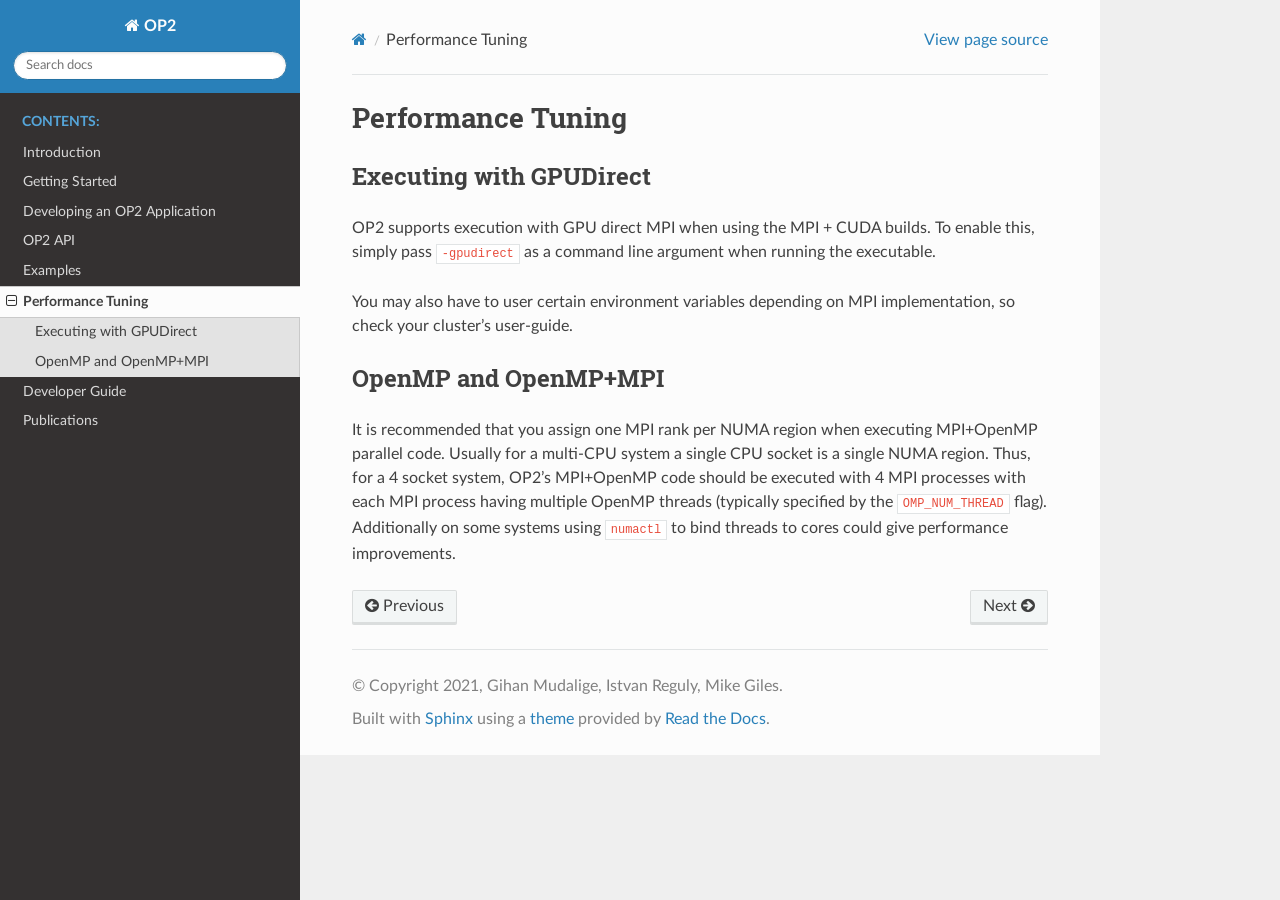
<file: perf.html>
<!DOCTYPE html>
<html class="writer-html5" lang="en" data-content_root="./">
<head>
  <meta charset="utf-8" /><meta name="viewport" content="width=device-width, initial-scale=1" />

  <meta name="viewport" content="width=device-width, initial-scale=1.0" />
  <title>Performance Tuning &mdash; OP2 latest documentation</title>
      <link rel="stylesheet" type="text/css" href="_static/pygments.css?v=b86133f3" />
      <link rel="stylesheet" type="text/css" href="_static/css/theme.css?v=9edc463e" />

  
      <script src="_static/jquery.js?v=5d32c60e"></script>
      <script src="_static/_sphinx_javascript_frameworks_compat.js?v=2cd50e6c"></script>
      <script src="_static/documentation_options.js?v=c6e86fd7"></script>
      <script src="_static/doctools.js?v=fd6eb6e6"></script>
      <script src="_static/sphinx_highlight.js?v=6ffebe34"></script>
    <script src="_static/js/theme.js"></script>
    <link rel="index" title="Index" href="genindex.html" />
    <link rel="search" title="Search" href="search.html" />
    <link rel="next" title="Developer Guide" href="developer_guide.html" />
    <link rel="prev" title="Examples" href="examples.html" /> 
</head>

<body class="wy-body-for-nav"> 
  <div class="wy-grid-for-nav">
    <nav data-toggle="wy-nav-shift" class="wy-nav-side">
      <div class="wy-side-scroll">
        <div class="wy-side-nav-search" >

          
          
          <a href="index.html" class="icon icon-home">
            OP2
          </a>
<div role="search">
  <form id="rtd-search-form" class="wy-form" action="search.html" method="get">
    <input type="text" name="q" placeholder="Search docs" aria-label="Search docs" />
    <input type="hidden" name="check_keywords" value="yes" />
    <input type="hidden" name="area" value="default" />
  </form>
</div>
        </div><div class="wy-menu wy-menu-vertical" data-spy="affix" role="navigation" aria-label="Navigation menu">
              <p class="caption" role="heading"><span class="caption-text">Contents:</span></p>
<ul class="current">
<li class="toctree-l1"><a class="reference internal" href="introduction.html">Introduction</a></li>
<li class="toctree-l1"><a class="reference internal" href="getting_started.html">Getting Started</a></li>
<li class="toctree-l1"><a class="reference internal" href="devapp.html">Developing an OP2 Application</a></li>
<li class="toctree-l1"><a class="reference internal" href="api.html">OP2 API</a></li>
<li class="toctree-l1"><a class="reference internal" href="examples.html">Examples</a></li>
<li class="toctree-l1 current"><a class="current reference internal" href="#">Performance Tuning</a><ul>
<li class="toctree-l2"><a class="reference internal" href="#executing-with-gpudirect">Executing with GPUDirect</a></li>
<li class="toctree-l2"><a class="reference internal" href="#openmp-and-openmp-mpi">OpenMP and OpenMP+MPI</a></li>
</ul>
</li>
<li class="toctree-l1"><a class="reference internal" href="developer_guide.html">Developer Guide</a></li>
<li class="toctree-l1"><a class="reference internal" href="pubs.html">Publications</a></li>
</ul>

        </div>
      </div>
    </nav>

    <section data-toggle="wy-nav-shift" class="wy-nav-content-wrap"><nav class="wy-nav-top" aria-label="Mobile navigation menu" >
          <i data-toggle="wy-nav-top" class="fa fa-bars"></i>
          <a href="index.html">OP2</a>
      </nav>

      <div class="wy-nav-content">
        <div class="rst-content">
          <div role="navigation" aria-label="Page navigation">
  <ul class="wy-breadcrumbs">
      <li><a href="index.html" class="icon icon-home" aria-label="Home"></a></li>
      <li class="breadcrumb-item active">Performance Tuning</li>
      <li class="wy-breadcrumbs-aside">
            <a href="_sources/perf.rst.txt" rel="nofollow"> View page source</a>
      </li>
  </ul>
  <hr/>
</div>
          <div role="main" class="document" itemscope="itemscope" itemtype="http://schema.org/Article">
           <div itemprop="articleBody">
             
  <section id="performance-tuning">
<span id="perf"></span><h1>Performance Tuning<a class="headerlink" href="#performance-tuning" title="Link to this heading"></a></h1>
<section id="executing-with-gpudirect">
<h2>Executing with GPUDirect<a class="headerlink" href="#executing-with-gpudirect" title="Link to this heading"></a></h2>
<p>OP2 supports execution with GPU direct MPI when using the MPI + CUDA builds. To enable this, simply pass <code class="docutils literal notranslate"><span class="pre">-gpudirect</span></code> as a command line argument when running the executable.</p>
<p>You may also have to user certain environment variables depending on MPI implementation, so check your cluster’s user-guide.</p>
</section>
<section id="openmp-and-openmp-mpi">
<h2>OpenMP and OpenMP+MPI<a class="headerlink" href="#openmp-and-openmp-mpi" title="Link to this heading"></a></h2>
<p>It is recommended that you assign one MPI rank per NUMA region when executing MPI+OpenMP parallel code. Usually for a multi-CPU system a single CPU socket is a single NUMA region. Thus, for a 4 socket system, OP2’s MPI+OpenMP code should be executed with 4 MPI processes with each MPI process having multiple OpenMP threads (typically specified by the <code class="docutils literal notranslate"><span class="pre">OMP_NUM_THREAD</span></code> flag). Additionally on some systems using <code class="docutils literal notranslate"><span class="pre">numactl</span></code> to bind threads to cores could give performance improvements.</p>
</section>
</section>


           </div>
          </div>
          <footer><div class="rst-footer-buttons" role="navigation" aria-label="Footer">
        <a href="examples.html" class="btn btn-neutral float-left" title="Examples" accesskey="p" rel="prev"><span class="fa fa-arrow-circle-left" aria-hidden="true"></span> Previous</a>
        <a href="developer_guide.html" class="btn btn-neutral float-right" title="Developer Guide" accesskey="n" rel="next">Next <span class="fa fa-arrow-circle-right" aria-hidden="true"></span></a>
    </div>

  <hr/>

  <div role="contentinfo">
    <p>&#169; Copyright 2021, Gihan Mudalige, Istvan Reguly, Mike Giles.</p>
  </div>

  Built with <a href="https://www.sphinx-doc.org/">Sphinx</a> using a
    <a href="https://github.com/readthedocs/sphinx_rtd_theme">theme</a>
    provided by <a href="https://readthedocs.org">Read the Docs</a>.
   

</footer>
        </div>
      </div>
    </section>
  </div>
  <script>
      jQuery(function () {
          SphinxRtdTheme.Navigation.enable(true);
      });
  </script> 

</body>
</html>
</file>
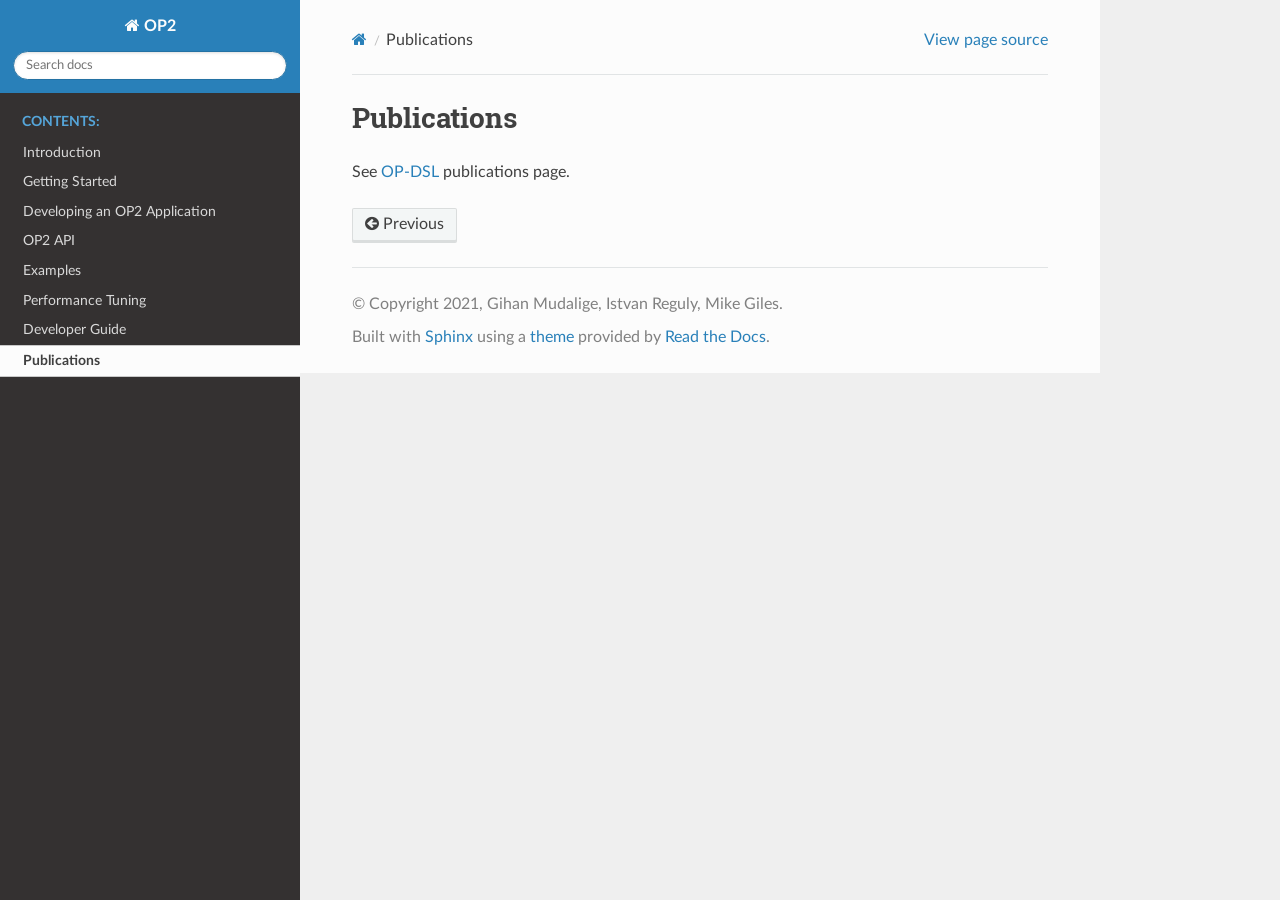
<file: pubs.html>
<!DOCTYPE html>
<html class="writer-html5" lang="en" data-content_root="./">
<head>
  <meta charset="utf-8" /><meta name="viewport" content="width=device-width, initial-scale=1" />

  <meta name="viewport" content="width=device-width, initial-scale=1.0" />
  <title>Publications &mdash; OP2 latest documentation</title>
      <link rel="stylesheet" type="text/css" href="_static/pygments.css?v=b86133f3" />
      <link rel="stylesheet" type="text/css" href="_static/css/theme.css?v=9edc463e" />

  
      <script src="_static/jquery.js?v=5d32c60e"></script>
      <script src="_static/_sphinx_javascript_frameworks_compat.js?v=2cd50e6c"></script>
      <script src="_static/documentation_options.js?v=c6e86fd7"></script>
      <script src="_static/doctools.js?v=fd6eb6e6"></script>
      <script src="_static/sphinx_highlight.js?v=6ffebe34"></script>
    <script src="_static/js/theme.js"></script>
    <link rel="index" title="Index" href="genindex.html" />
    <link rel="search" title="Search" href="search.html" />
    <link rel="prev" title="Developer Guide" href="developer_guide.html" /> 
</head>

<body class="wy-body-for-nav"> 
  <div class="wy-grid-for-nav">
    <nav data-toggle="wy-nav-shift" class="wy-nav-side">
      <div class="wy-side-scroll">
        <div class="wy-side-nav-search" >

          
          
          <a href="index.html" class="icon icon-home">
            OP2
          </a>
<div role="search">
  <form id="rtd-search-form" class="wy-form" action="search.html" method="get">
    <input type="text" name="q" placeholder="Search docs" aria-label="Search docs" />
    <input type="hidden" name="check_keywords" value="yes" />
    <input type="hidden" name="area" value="default" />
  </form>
</div>
        </div><div class="wy-menu wy-menu-vertical" data-spy="affix" role="navigation" aria-label="Navigation menu">
              <p class="caption" role="heading"><span class="caption-text">Contents:</span></p>
<ul class="current">
<li class="toctree-l1"><a class="reference internal" href="introduction.html">Introduction</a></li>
<li class="toctree-l1"><a class="reference internal" href="getting_started.html">Getting Started</a></li>
<li class="toctree-l1"><a class="reference internal" href="devapp.html">Developing an OP2 Application</a></li>
<li class="toctree-l1"><a class="reference internal" href="api.html">OP2 API</a></li>
<li class="toctree-l1"><a class="reference internal" href="examples.html">Examples</a></li>
<li class="toctree-l1"><a class="reference internal" href="perf.html">Performance Tuning</a></li>
<li class="toctree-l1"><a class="reference internal" href="developer_guide.html">Developer Guide</a></li>
<li class="toctree-l1 current"><a class="current reference internal" href="#">Publications</a></li>
</ul>

        </div>
      </div>
    </nav>

    <section data-toggle="wy-nav-shift" class="wy-nav-content-wrap"><nav class="wy-nav-top" aria-label="Mobile navigation menu" >
          <i data-toggle="wy-nav-top" class="fa fa-bars"></i>
          <a href="index.html">OP2</a>
      </nav>

      <div class="wy-nav-content">
        <div class="rst-content">
          <div role="navigation" aria-label="Page navigation">
  <ul class="wy-breadcrumbs">
      <li><a href="index.html" class="icon icon-home" aria-label="Home"></a></li>
      <li class="breadcrumb-item active">Publications</li>
      <li class="wy-breadcrumbs-aside">
            <a href="_sources/pubs.rst.txt" rel="nofollow"> View page source</a>
      </li>
  </ul>
  <hr/>
</div>
          <div role="main" class="document" itemscope="itemscope" itemtype="http://schema.org/Article">
           <div itemprop="articleBody">
             
  <section id="publications">
<h1>Publications<a class="headerlink" href="#publications" title="Link to this heading"></a></h1>
<p>See <a class="reference external" href="https://op-dsl.github.io/papers.html">OP-DSL</a> publications page.</p>
</section>


           </div>
          </div>
          <footer><div class="rst-footer-buttons" role="navigation" aria-label="Footer">
        <a href="developer_guide.html" class="btn btn-neutral float-left" title="Developer Guide" accesskey="p" rel="prev"><span class="fa fa-arrow-circle-left" aria-hidden="true"></span> Previous</a>
    </div>

  <hr/>

  <div role="contentinfo">
    <p>&#169; Copyright 2021, Gihan Mudalige, Istvan Reguly, Mike Giles.</p>
  </div>

  Built with <a href="https://www.sphinx-doc.org/">Sphinx</a> using a
    <a href="https://github.com/readthedocs/sphinx_rtd_theme">theme</a>
    provided by <a href="https://readthedocs.org">Read the Docs</a>.
   

</footer>
        </div>
      </div>
    </section>
  </div>
  <script>
      jQuery(function () {
          SphinxRtdTheme.Navigation.enable(true);
      });
  </script> 

</body>
</html>
</file>
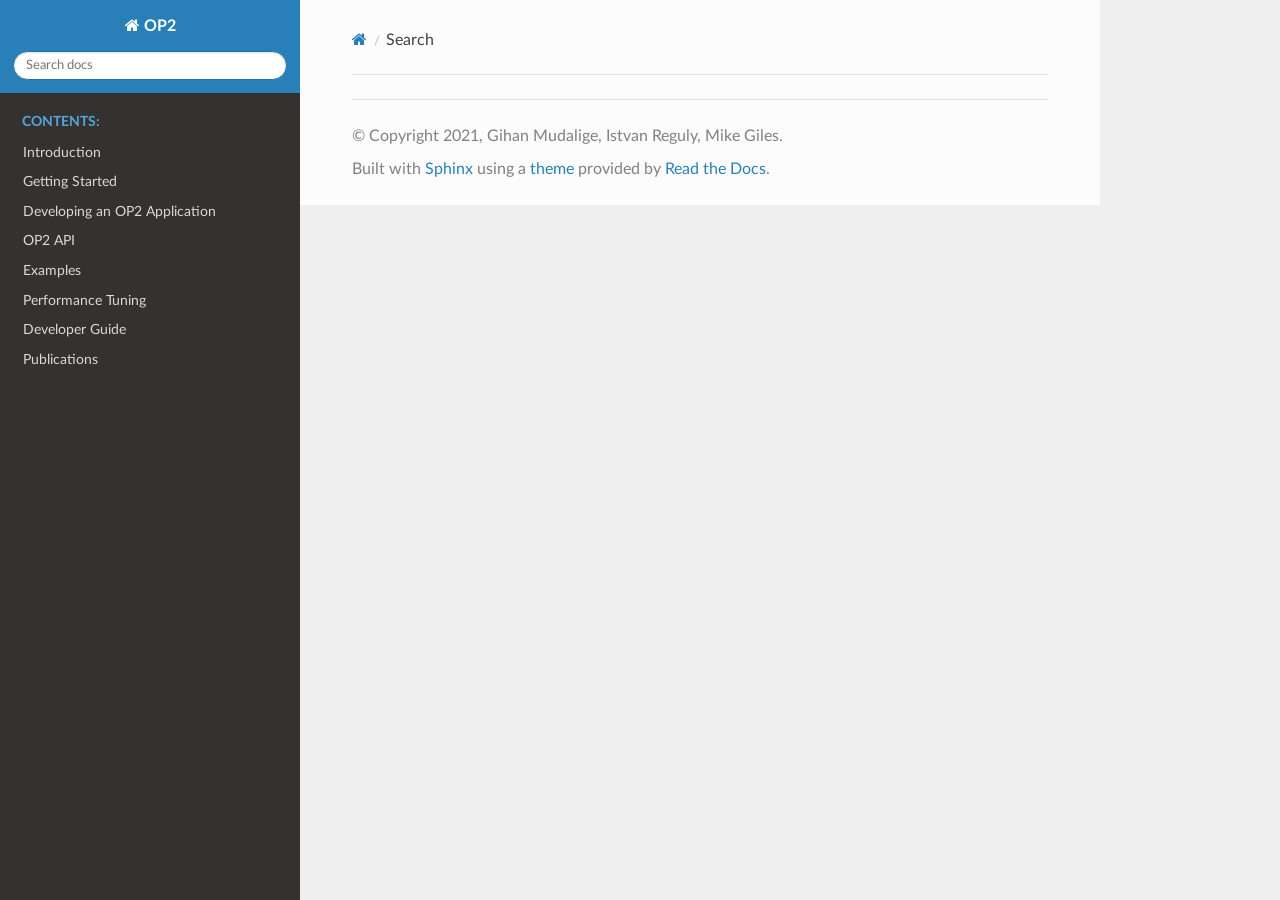
<file: search.html>
<!DOCTYPE html>
<html class="writer-html5" lang="en" data-content_root="./">
<head>
  <meta charset="utf-8" />
  <meta name="viewport" content="width=device-width, initial-scale=1.0" />
  <title>Search &mdash; OP2 latest documentation</title>
      <link rel="stylesheet" type="text/css" href="_static/pygments.css?v=b86133f3" />
      <link rel="stylesheet" type="text/css" href="_static/css/theme.css?v=9edc463e" />

  
    
      <script src="_static/jquery.js?v=5d32c60e"></script>
      <script src="_static/_sphinx_javascript_frameworks_compat.js?v=2cd50e6c"></script>
      <script src="_static/documentation_options.js?v=c6e86fd7"></script>
      <script src="_static/doctools.js?v=fd6eb6e6"></script>
      <script src="_static/sphinx_highlight.js?v=6ffebe34"></script>
    <script src="_static/js/theme.js"></script>
    <script src="_static/searchtools.js"></script>
    <script src="_static/language_data.js"></script>
    <link rel="index" title="Index" href="genindex.html" />
    <link rel="search" title="Search" href="#" /> 
</head>

<body class="wy-body-for-nav"> 
  <div class="wy-grid-for-nav">
    <nav data-toggle="wy-nav-shift" class="wy-nav-side">
      <div class="wy-side-scroll">
        <div class="wy-side-nav-search" >

          
          
          <a href="index.html" class="icon icon-home">
            OP2
          </a>
<div role="search">
  <form id="rtd-search-form" class="wy-form" action="#" method="get">
    <input type="text" name="q" placeholder="Search docs" aria-label="Search docs" />
    <input type="hidden" name="check_keywords" value="yes" />
    <input type="hidden" name="area" value="default" />
  </form>
</div>
        </div><div class="wy-menu wy-menu-vertical" data-spy="affix" role="navigation" aria-label="Navigation menu">
              <p class="caption" role="heading"><span class="caption-text">Contents:</span></p>
<ul>
<li class="toctree-l1"><a class="reference internal" href="introduction.html">Introduction</a></li>
<li class="toctree-l1"><a class="reference internal" href="getting_started.html">Getting Started</a></li>
<li class="toctree-l1"><a class="reference internal" href="devapp.html">Developing an OP2 Application</a></li>
<li class="toctree-l1"><a class="reference internal" href="api.html">OP2 API</a></li>
<li class="toctree-l1"><a class="reference internal" href="examples.html">Examples</a></li>
<li class="toctree-l1"><a class="reference internal" href="perf.html">Performance Tuning</a></li>
<li class="toctree-l1"><a class="reference internal" href="developer_guide.html">Developer Guide</a></li>
<li class="toctree-l1"><a class="reference internal" href="pubs.html">Publications</a></li>
</ul>

        </div>
      </div>
    </nav>

    <section data-toggle="wy-nav-shift" class="wy-nav-content-wrap"><nav class="wy-nav-top" aria-label="Mobile navigation menu" >
          <i data-toggle="wy-nav-top" class="fa fa-bars"></i>
          <a href="index.html">OP2</a>
      </nav>

      <div class="wy-nav-content">
        <div class="rst-content">
          <div role="navigation" aria-label="Page navigation">
  <ul class="wy-breadcrumbs">
      <li><a href="index.html" class="icon icon-home" aria-label="Home"></a></li>
      <li class="breadcrumb-item active">Search</li>
      <li class="wy-breadcrumbs-aside">
      </li>
  </ul>
  <hr/>
</div>
          <div role="main" class="document" itemscope="itemscope" itemtype="http://schema.org/Article">
           <div itemprop="articleBody">
             
  <noscript>
  <div id="fallback" class="admonition warning">
    <p class="last">
      Please activate JavaScript to enable the search functionality.
    </p>
  </div>
  </noscript>

  
  <div id="search-results">
  
  </div>

           </div>
          </div>
          <footer>

  <hr/>

  <div role="contentinfo">
    <p>&#169; Copyright 2021, Gihan Mudalige, Istvan Reguly, Mike Giles.</p>
  </div>

  Built with <a href="https://www.sphinx-doc.org/">Sphinx</a> using a
    <a href="https://github.com/readthedocs/sphinx_rtd_theme">theme</a>
    provided by <a href="https://readthedocs.org">Read the Docs</a>.
   

</footer>
        </div>
      </div>
    </section>
  </div>
  <script>
      jQuery(function () {
          SphinxRtdTheme.Navigation.enable(true);
      });
  </script>
  <script>
    jQuery(function() { Search.loadIndex("searchindex.js"); });
  </script>
  
  <script id="searchindexloader"></script>
   


</body>
</html>
</file>
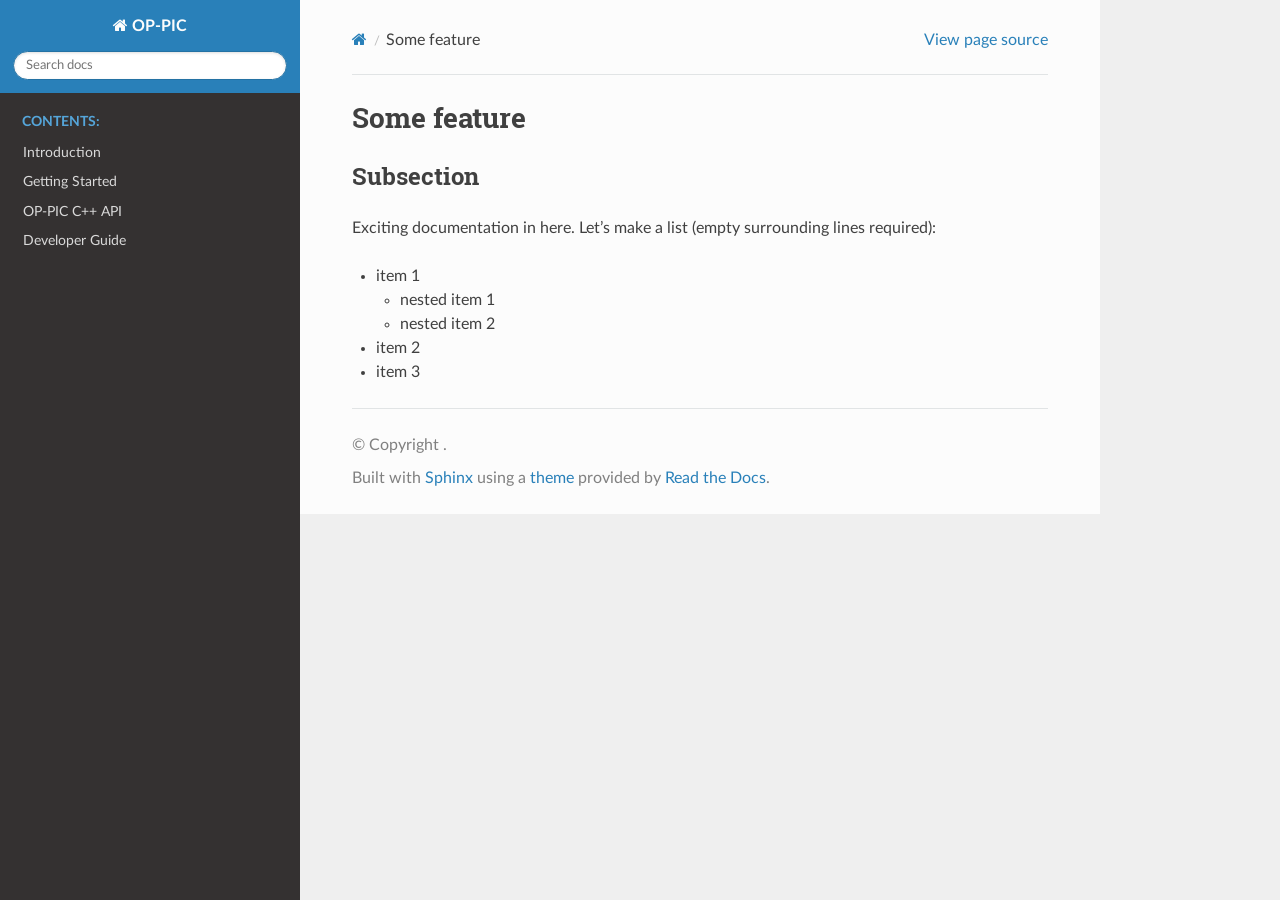
<file: some-feature.html>
<!DOCTYPE html>
<html class="writer-html5" lang="en" data-content_root="./">
<head>
  <meta charset="utf-8" /><meta name="viewport" content="width=device-width, initial-scale=1" />

  <meta name="viewport" content="width=device-width, initial-scale=1.0" />
  <title>Some feature &mdash; OP-PIC 0.1 documentation</title>
      <link rel="stylesheet" type="text/css" href="_static/pygments.css?v=b86133f3" />
      <link rel="stylesheet" type="text/css" href="_static/css/theme.css?v=e59714d7" />

  
      <script src="_static/jquery.js?v=5d32c60e"></script>
      <script src="_static/_sphinx_javascript_frameworks_compat.js?v=2cd50e6c"></script>
      <script src="_static/documentation_options.js?v=2709fde1"></script>
      <script src="_static/doctools.js?v=9bcbadda"></script>
      <script src="_static/sphinx_highlight.js?v=dc90522c"></script>
    <script src="_static/js/theme.js"></script>
    <link rel="index" title="Index" href="genindex.html" />
    <link rel="search" title="Search" href="search.html" /> 
</head>

<body class="wy-body-for-nav"> 
  <div class="wy-grid-for-nav">
    <nav data-toggle="wy-nav-shift" class="wy-nav-side">
      <div class="wy-side-scroll">
        <div class="wy-side-nav-search" >

          
          
          <a href="index.html" class="icon icon-home">
            OP-PIC
          </a>
<div role="search">
  <form id="rtd-search-form" class="wy-form" action="search.html" method="get">
    <input type="text" name="q" placeholder="Search docs" aria-label="Search docs" />
    <input type="hidden" name="check_keywords" value="yes" />
    <input type="hidden" name="area" value="default" />
  </form>
</div>
        </div><div class="wy-menu wy-menu-vertical" data-spy="affix" role="navigation" aria-label="Navigation menu">
              <p class="caption" role="heading"><span class="caption-text">Contents:</span></p>
<ul>
<li class="toctree-l1"><a class="reference internal" href="introduction.html">Introduction</a></li>
<li class="toctree-l1"><a class="reference internal" href="getting_started.html">Getting Started</a></li>
<li class="toctree-l1"><a class="reference internal" href="api.html">OP-PIC C++ API</a></li>
<li class="toctree-l1"><a class="reference internal" href="developer_guide.html">Developer Guide</a></li>
</ul>

        </div>
      </div>
    </nav>

    <section data-toggle="wy-nav-shift" class="wy-nav-content-wrap"><nav class="wy-nav-top" aria-label="Mobile navigation menu" >
          <i data-toggle="wy-nav-top" class="fa fa-bars"></i>
          <a href="index.html">OP-PIC</a>
      </nav>

      <div class="wy-nav-content">
        <div class="rst-content">
          <div role="navigation" aria-label="Page navigation">
  <ul class="wy-breadcrumbs">
      <li><a href="index.html" class="icon icon-home" aria-label="Home"></a></li>
      <li class="breadcrumb-item active">Some feature</li>
      <li class="wy-breadcrumbs-aside">
            <a href="_sources/some-feature.md.txt" rel="nofollow"> View page source</a>
      </li>
  </ul>
  <hr/>
</div>
          <div role="main" class="document" itemscope="itemscope" itemtype="http://schema.org/Article">
           <div itemprop="articleBody">
             
  <section id="some-feature">
<h1>Some feature<a class="headerlink" href="#some-feature" title="Link to this heading"></a></h1>
<section id="subsection">
<h2>Subsection<a class="headerlink" href="#subsection" title="Link to this heading"></a></h2>
<p>Exciting documentation in here.
Let’s make a list (empty surrounding lines required):</p>
<ul class="simple">
<li><p>item 1</p>
<ul>
<li><p>nested item 1</p></li>
<li><p>nested item 2</p></li>
</ul>
</li>
<li><p>item 2</p></li>
<li><p>item 3</p></li>
</ul>
</section>
</section>


           </div>
          </div>
          <footer>

  <hr/>

  <div role="contentinfo">
    <p>&#169; Copyright .</p>
  </div>

  Built with <a href="https://www.sphinx-doc.org/">Sphinx</a> using a
    <a href="https://github.com/readthedocs/sphinx_rtd_theme">theme</a>
    provided by <a href="https://readthedocs.org">Read the Docs</a>.
   

</footer>
        </div>
      </div>
    </section>
  </div>
  <script>
      jQuery(function () {
          SphinxRtdTheme.Navigation.enable(true);
      });
  </script> 

</body>
</html>
</file>
<file: _static/pygments.css>
pre { line-height: 125%; }
td.linenos .normal { color: inherit; background-color: transparent; padding-left: 5px; padding-right: 5px; }
span.linenos { color: inherit; background-color: transparent; padding-left: 5px; padding-right: 5px; }
td.linenos .special { color: #000000; background-color: #ffffc0; padding-left: 5px; padding-right: 5px; }
span.linenos.special { color: #000000; background-color: #ffffc0; padding-left: 5px; padding-right: 5px; }
.highlight .hll { background-color: #ffffcc }
.highlight { background: #f8f8f8; }
.highlight .c { color: #3D7B7B; font-style: italic } /* Comment */
.highlight .err { border: 1px solid #F00 } /* Error */
.highlight .k { color: #008000; font-weight: bold } /* Keyword */
.highlight .o { color: #666 } /* Operator */
.highlight .ch { color: #3D7B7B; font-style: italic } /* Comment.Hashbang */
.highlight .cm { color: #3D7B7B; font-style: italic } /* Comment.Multiline */
.highlight .cp { color: #9C6500 } /* Comment.Preproc */
.highlight .cpf { color: #3D7B7B; font-style: italic } /* Comment.PreprocFile */
.highlight .c1 { color: #3D7B7B; font-style: italic } /* Comment.Single */
.highlight .cs { color: #3D7B7B; font-style: italic } /* Comment.Special */
.highlight .gd { color: #A00000 } /* Generic.Deleted */
.highlight .ge { font-style: italic } /* Generic.Emph */
.highlight .ges { font-weight: bold; font-style: italic } /* Generic.EmphStrong */
.highlight .gr { color: #E40000 } /* Generic.Error */
.highlight .gh { color: #000080; font-weight: bold } /* Generic.Heading */
.highlight .gi { color: #008400 } /* Generic.Inserted */
.highlight .go { color: #717171 } /* Generic.Output */
.highlight .gp { color: #000080; font-weight: bold } /* Generic.Prompt */
.highlight .gs { font-weight: bold } /* Generic.Strong */
.highlight .gu { color: #800080; font-weight: bold } /* Generic.Subheading */
.highlight .gt { color: #04D } /* Generic.Traceback */
.highlight .kc { color: #008000; font-weight: bold } /* Keyword.Constant */
.highlight .kd { color: #008000; font-weight: bold } /* Keyword.Declaration */
.highlight .kn { color: #008000; font-weight: bold } /* Keyword.Namespace */
.highlight .kp { color: #008000 } /* Keyword.Pseudo */
.highlight .kr { color: #008000; font-weight: bold } /* Keyword.Reserved */
.highlight .kt { color: #B00040 } /* Keyword.Type */
.highlight .m { color: #666 } /* Literal.Number */
.highlight .s { color: #BA2121 } /* Literal.String */
.highlight .na { color: #687822 } /* Name.Attribute */
.highlight .nb { color: #008000 } /* Name.Builtin */
.highlight .nc { color: #00F; font-weight: bold } /* Name.Class */
.highlight .no { color: #800 } /* Name.Constant */
.highlight .nd { color: #A2F } /* Name.Decorator */
.highlight .ni { color: #717171; font-weight: bold } /* Name.Entity */
.highlight .ne { color: #CB3F38; font-weight: bold } /* Name.Exception */
.highlight .nf { color: #00F } /* Name.Function */
.highlight .nl { color: #767600 } /* Name.Label */
.highlight .nn { color: #00F; font-weight: bold } /* Name.Namespace */
.highlight .nt { color: #008000; font-weight: bold } /* Name.Tag */
.highlight .nv { color: #19177C } /* Name.Variable */
.highlight .ow { color: #A2F; font-weight: bold } /* Operator.Word */
.highlight .w { color: #BBB } /* Text.Whitespace */
.highlight .mb { color: #666 } /* Literal.Number.Bin */
.highlight .mf { color: #666 } /* Literal.Number.Float */
.highlight .mh { color: #666 } /* Literal.Number.Hex */
.highlight .mi { color: #666 } /* Literal.Number.Integer */
.highlight .mo { color: #666 } /* Literal.Number.Oct */
.highlight .sa { color: #BA2121 } /* Literal.String.Affix */
.highlight .sb { color: #BA2121 } /* Literal.String.Backtick */
.highlight .sc { color: #BA2121 } /* Literal.String.Char */
.highlight .dl { color: #BA2121 } /* Literal.String.Delimiter */
.highlight .sd { color: #BA2121; font-style: italic } /* Literal.String.Doc */
.highlight .s2 { color: #BA2121 } /* Literal.String.Double */
.highlight .se { color: #AA5D1F; font-weight: bold } /* Literal.String.Escape */
.highlight .sh { color: #BA2121 } /* Literal.String.Heredoc */
.highlight .si { color: #A45A77; font-weight: bold } /* Literal.String.Interpol */
.highlight .sx { color: #008000 } /* Literal.String.Other */
.highlight .sr { color: #A45A77 } /* Literal.String.Regex */
.highlight .s1 { color: #BA2121 } /* Literal.String.Single */
.highlight .ss { color: #19177C } /* Literal.String.Symbol */
.highlight .bp { color: #008000 } /* Name.Builtin.Pseudo */
.highlight .fm { color: #00F } /* Name.Function.Magic */
.highlight .vc { color: #19177C } /* Name.Variable.Class */
.highlight .vg { color: #19177C } /* Name.Variable.Global */
.highlight .vi { color: #19177C } /* Name.Variable.Instance */
.highlight .vm { color: #19177C } /* Name.Variable.Magic */
.highlight .il { color: #666 } /* Literal.Number.Integer.Long */
</file>
<file: _static/css/theme.css>
html{box-sizing:border-box}*,:after,:before{box-sizing:inherit}article,aside,details,figcaption,figure,footer,header,hgroup,nav,section{display:block}audio,canvas,video{display:inline-block;*display:inline;*zoom:1}[hidden],audio:not([controls]){display:none}*{-webkit-box-sizing:border-box;-moz-box-sizing:border-box;box-sizing:border-box}html{font-size:100%;-webkit-text-size-adjust:100%;-ms-text-size-adjust:100%}body{margin:0}a:active,a:hover{outline:0}abbr[title]{border-bottom:1px dotted}b,strong{font-weight:700}blockquote{margin:0}dfn{font-style:italic}ins{background:#ff9;text-decoration:none}ins,mark{color:#000}mark{background:#ff0;font-style:italic;font-weight:700}.rst-content code,.rst-content tt,code,kbd,pre,samp{font-family:monospace,serif;_font-family:courier new,monospace;font-size:1em}pre{white-space:pre}q{quotes:none}q:after,q:before{content:"";content:none}small{font-size:85%}sub,sup{font-size:75%;line-height:0;position:relative;vertical-align:baseline}sup{top:-.5em}sub{bottom:-.25em}dl,ol,ul{margin:0;padding:0;list-style:none;list-style-image:none}li{list-style:none}dd{margin:0}img{border:0;-ms-interpolation-mode:bicubic;vertical-align:middle;max-width:100%}svg:not(:root){overflow:hidden}figure,form{margin:0}label{cursor:pointer}button,input,select,textarea{font-size:100%;margin:0;vertical-align:baseline;*vertical-align:middle}button,input{line-height:normal}button,input[type=button],input[type=reset],input[type=submit]{cursor:pointer;-webkit-appearance:button;*overflow:visible}button[disabled],input[disabled]{cursor:default}input[type=search]{-webkit-appearance:textfield;-moz-box-sizing:content-box;-webkit-box-sizing:content-box;box-sizing:content-box}textarea{resize:vertical}table{border-collapse:collapse;border-spacing:0}td{vertical-align:top}.chromeframe{margin:.2em 0;background:#ccc;color:#000;padding:.2em 0}.ir{display:block;border:0;text-indent:-999em;overflow:hidden;background-color:transparent;background-repeat:no-repeat;text-align:left;direction:ltr;*line-height:0}.ir br{display:none}.hidden{display:none!important;visibility:hidden}.visuallyhidden{border:0;clip:rect(0 0 0 0);height:1px;margin:-1px;overflow:hidden;padding:0;position:absolute;width:1px}.visuallyhidden.focusable:active,.visuallyhidden.focusable:focus{clip:auto;height:auto;margin:0;overflow:visible;position:static;width:auto}.invisible{visibility:hidden}.relative{position:relative}big,small{font-size:100%}@media print{body,html,section{background:none!important}*{box-shadow:none!important;text-shadow:none!important;filter:none!important;-ms-filter:none!important}a,a:visited{text-decoration:underline}.ir a:after,a[href^="#"]:after,a[href^="javascript:"]:after{content:""}blockquote,pre{page-break-inside:avoid}thead{display:table-header-group}img,tr{page-break-inside:avoid}img{max-width:100%!important}@page{margin:.5cm}.rst-content .toctree-wrapper>p.caption,h2,h3,p{orphans:3;widows:3}.rst-content .toctree-wrapper>p.caption,h2,h3{page-break-after:avoid}}.btn,.fa:before,.icon:before,.rst-content .admonition,.rst-content .admonition-title:before,.rst-content .admonition-todo,.rst-content .attention,.rst-content .caution,.rst-content .code-block-caption .headerlink:before,.rst-content .danger,.rst-content .eqno .headerlink:before,.rst-content .error,.rst-content .hint,.rst-content .important,.rst-content .note,.rst-content .seealso,.rst-content .tip,.rst-content .warning,.rst-content code.download span:first-child:before,.rst-content dl dt .headerlink:before,.rst-content h1 .headerlink:before,.rst-content h2 .headerlink:before,.rst-content h3 .headerlink:before,.rst-content h4 .headerlink:before,.rst-content h5 .headerlink:before,.rst-content h6 .headerlink:before,.rst-content p.caption .headerlink:before,.rst-content p .headerlink:before,.rst-content table>caption .headerlink:before,.rst-content tt.download span:first-child:before,.wy-alert,.wy-dropdown .caret:before,.wy-inline-validate.wy-inline-validate-danger .wy-input-context:before,.wy-inline-validate.wy-inline-validate-info .wy-input-context:before,.wy-inline-validate.wy-inline-validate-success .wy-input-context:before,.wy-inline-validate.wy-inline-validate-warning .wy-input-context:before,.wy-menu-vertical li.current>a button.toctree-expand:before,.wy-menu-vertical li.on a button.toctree-expand:before,.wy-menu-vertical li button.toctree-expand:before,input[type=color],input[type=date],input[type=datetime-local],input[type=datetime],input[type=email],input[type=month],input[type=number],input[type=password],input[type=search],input[type=tel],input[type=text],input[type=time],input[type=url],input[type=week],select,textarea{-webkit-font-smoothing:antialiased}.clearfix{*zoom:1}.clearfix:after,.clearfix:before{display:table;content:""}.clearfix:after{clear:both}/*!
 *  Font Awesome 4.7.0 by @davegandy - http://fontawesome.io - @fontawesome
 *  License - http://fontawesome.io/license (Font: SIL OFL 1.1, CSS: MIT License)
 */@font-face{font-family:FontAwesome;src:url(fonts/fontawesome-webfont.eot?674f50d287a8c48dc19ba404d20fe713);src:url(fonts/fontawesome-webfont.eot?674f50d287a8c48dc19ba404d20fe713?#iefix&v=4.7.0) format("embedded-opentype"),url(fonts/fontawesome-webfont.woff2?af7ae505a9eed503f8b8e6982036873e) format("woff2"),url(fonts/fontawesome-webfont.woff?fee66e712a8a08eef5805a46892932ad) format("woff"),url(fonts/fontawesome-webfont.ttf?b06871f281fee6b241d60582ae9369b9) format("truetype"),url(fonts/fontawesome-webfont.svg?912ec66d7572ff821749319396470bde#fontawesomeregular) format("svg");font-weight:400;font-style:normal}.fa,.icon,.rst-content .admonition-title,.rst-content .code-block-caption .headerlink,.rst-content .eqno .headerlink,.rst-content code.download span:first-child,.rst-content dl dt .headerlink,.rst-content h1 .headerlink,.rst-content h2 .headerlink,.rst-content h3 .headerlink,.rst-content h4 .headerlink,.rst-content h5 .headerlink,.rst-content h6 .headerlink,.rst-content p.caption .headerlink,.rst-content p .headerlink,.rst-content table>caption .headerlink,.rst-content tt.download span:first-child,.wy-menu-vertical li.current>a button.toctree-expand,.wy-menu-vertical li.on a button.toctree-expand,.wy-menu-vertical li button.toctree-expand{display:inline-block;font:normal normal normal 14px/1 FontAwesome;font-size:inherit;text-rendering:auto;-webkit-font-smoothing:antialiased;-moz-osx-font-smoothing:grayscale}.fa-lg{font-size:1.33333em;line-height:.75em;vertical-align:-15%}.fa-2x{font-size:2em}.fa-3x{font-size:3em}.fa-4x{font-size:4em}.fa-5x{font-size:5em}.fa-fw{width:1.28571em;text-align:center}.fa-ul{padding-left:0;margin-left:2.14286em;list-style-type:none}.fa-ul>li{position:relative}.fa-li{position:absolute;left:-2.14286em;width:2.14286em;top:.14286em;text-align:center}.fa-li.fa-lg{left:-1.85714em}.fa-border{padding:.2em .25em .15em;border:.08em solid #eee;border-radius:.1em}.fa-pull-left{float:left}.fa-pull-right{float:right}.fa-pull-left.icon,.fa.fa-pull-left,.rst-content .code-block-caption .fa-pull-left.headerlink,.rst-content .eqno .fa-pull-left.headerlink,.rst-content .fa-pull-left.admonition-title,.rst-content code.download span.fa-pull-left:first-child,.rst-content dl dt .fa-pull-left.headerlink,.rst-content h1 .fa-pull-left.headerlink,.rst-content h2 .fa-pull-left.headerlink,.rst-content h3 .fa-pull-left.headerlink,.rst-content h4 .fa-pull-left.headerlink,.rst-content h5 .fa-pull-left.headerlink,.rst-content h6 .fa-pull-left.headerlink,.rst-content p .fa-pull-left.headerlink,.rst-content table>caption .fa-pull-left.headerlink,.rst-content tt.download span.fa-pull-left:first-child,.wy-menu-vertical li.current>a button.fa-pull-left.toctree-expand,.wy-menu-vertical li.on a button.fa-pull-left.toctree-expand,.wy-menu-vertical li button.fa-pull-left.toctree-expand{margin-right:.3em}.fa-pull-right.icon,.fa.fa-pull-right,.rst-content .code-block-caption .fa-pull-right.headerlink,.rst-content .eqno .fa-pull-right.headerlink,.rst-content .fa-pull-right.admonition-title,.rst-content code.download span.fa-pull-right:first-child,.rst-content dl dt .fa-pull-right.headerlink,.rst-content h1 .fa-pull-right.headerlink,.rst-content h2 .fa-pull-right.headerlink,.rst-content h3 .fa-pull-right.headerlink,.rst-content h4 .fa-pull-right.headerlink,.rst-content h5 .fa-pull-right.headerlink,.rst-content h6 .fa-pull-right.headerlink,.rst-content p .fa-pull-right.headerlink,.rst-content table>caption .fa-pull-right.headerlink,.rst-content tt.download span.fa-pull-right:first-child,.wy-menu-vertical li.current>a button.fa-pull-right.toctree-expand,.wy-menu-vertical li.on a button.fa-pull-right.toctree-expand,.wy-menu-vertical li button.fa-pull-right.toctree-expand{margin-left:.3em}.pull-right{float:right}.pull-left{float:left}.fa.pull-left,.pull-left.icon,.rst-content .code-block-caption .pull-left.headerlink,.rst-content .eqno .pull-left.headerlink,.rst-content .pull-left.admonition-title,.rst-content code.download span.pull-left:first-child,.rst-content dl dt .pull-left.headerlink,.rst-content h1 .pull-left.headerlink,.rst-content h2 .pull-left.headerlink,.rst-content h3 .pull-left.headerlink,.rst-content h4 .pull-left.headerlink,.rst-content h5 .pull-left.headerlink,.rst-content h6 .pull-left.headerlink,.rst-content p .pull-left.headerlink,.rst-content table>caption .pull-left.headerlink,.rst-content tt.download span.pull-left:first-child,.wy-menu-vertical li.current>a button.pull-left.toctree-expand,.wy-menu-vertical li.on a button.pull-left.toctree-expand,.wy-menu-vertical li button.pull-left.toctree-expand{margin-right:.3em}.fa.pull-right,.pull-right.icon,.rst-content .code-block-caption .pull-right.headerlink,.rst-content .eqno .pull-right.headerlink,.rst-content .pull-right.admonition-title,.rst-content code.download span.pull-right:first-child,.rst-content dl dt .pull-right.headerlink,.rst-content h1 .pull-right.headerlink,.rst-content h2 .pull-right.headerlink,.rst-content h3 .pull-right.headerlink,.rst-content h4 .pull-right.headerlink,.rst-content h5 .pull-right.headerlink,.rst-content h6 .pull-right.headerlink,.rst-content p .pull-right.headerlink,.rst-content table>caption .pull-right.headerlink,.rst-content tt.download span.pull-right:first-child,.wy-menu-vertical li.current>a button.pull-right.toctree-expand,.wy-menu-vertical li.on a button.pull-right.toctree-expand,.wy-menu-vertical li button.pull-right.toctree-expand{margin-left:.3em}.fa-spin{-webkit-animation:fa-spin 2s linear infinite;animation:fa-spin 2s linear infinite}.fa-pulse{-webkit-animation:fa-spin 1s steps(8) infinite;animation:fa-spin 1s steps(8) infinite}@-webkit-keyframes fa-spin{0%{-webkit-transform:rotate(0deg);transform:rotate(0deg)}to{-webkit-transform:rotate(359deg);transform:rotate(359deg)}}@keyframes fa-spin{0%{-webkit-transform:rotate(0deg);transform:rotate(0deg)}to{-webkit-transform:rotate(359deg);transform:rotate(359deg)}}.fa-rotate-90{-ms-filter:"progid:DXImageTransform.Microsoft.BasicImage(rotation=1)";-webkit-transform:rotate(90deg);-ms-transform:rotate(90deg);transform:rotate(90deg)}.fa-rotate-180{-ms-filter:"progid:DXImageTransform.Microsoft.BasicImage(rotation=2)";-webkit-transform:rotate(180deg);-ms-transform:rotate(180deg);transform:rotate(180deg)}.fa-rotate-270{-ms-filter:"progid:DXImageTransform.Microsoft.BasicImage(rotation=3)";-webkit-transform:rotate(270deg);-ms-transform:rotate(270deg);transform:rotate(270deg)}.fa-flip-horizontal{-ms-filter:"progid:DXImageTransform.Microsoft.BasicImage(rotation=0, mirror=1)";-webkit-transform:scaleX(-1);-ms-transform:scaleX(-1);transform:scaleX(-1)}.fa-flip-vertical{-ms-filter:"progid:DXImageTransform.Microsoft.BasicImage(rotation=2, mirror=1)";-webkit-transform:scaleY(-1);-ms-transform:scaleY(-1);transform:scaleY(-1)}:root .fa-flip-horizontal,:root .fa-flip-vertical,:root .fa-rotate-90,:root .fa-rotate-180,:root .fa-rotate-270{filter:none}.fa-stack{position:relative;display:inline-block;width:2em;height:2em;line-height:2em;vertical-align:middle}.fa-stack-1x,.fa-stack-2x{position:absolute;left:0;width:100%;text-align:center}.fa-stack-1x{line-height:inherit}.fa-stack-2x{font-size:2em}.fa-inverse{color:#fff}.fa-glass:before{content:""}.fa-music:before{content:""}.fa-search:before,.icon-search:before{content:""}.fa-envelope-o:before{content:""}.fa-heart:before{content:""}.fa-star:before{content:""}.fa-star-o:before{content:""}.fa-user:before{content:""}.fa-film:before{content:""}.fa-th-large:before{content:""}.fa-th:before{content:""}.fa-th-list:before{content:""}.fa-check:before{content:""}.fa-close:before,.fa-remove:before,.fa-times:before{content:""}.fa-search-plus:before{content:""}.fa-search-minus:before{content:""}.fa-power-off:before{content:""}.fa-signal:before{content:""}.fa-cog:before,.fa-gear:before{content:""}.fa-trash-o:before{content:""}.fa-home:before,.icon-home:before{content:""}.fa-file-o:before{content:""}.fa-clock-o:before{content:""}.fa-road:before{content:""}.fa-download:before,.rst-content code.download span:first-child:before,.rst-content tt.download span:first-child:before{content:""}.fa-arrow-circle-o-down:before{content:""}.fa-arrow-circle-o-up:before{content:""}.fa-inbox:before{content:""}.fa-play-circle-o:before{content:""}.fa-repeat:before,.fa-rotate-right:before{content:""}.fa-refresh:before{content:""}.fa-list-alt:before{content:""}.fa-lock:before{content:""}.fa-flag:before{content:""}.fa-headphones:before{content:""}.fa-volume-off:before{content:""}.fa-volume-down:before{content:""}.fa-volume-up:before{content:""}.fa-qrcode:before{content:""}.fa-barcode:before{content:""}.fa-tag:before{content:""}.fa-tags:before{content:""}.fa-book:before,.icon-book:before{content:""}.fa-bookmark:before{content:""}.fa-print:before{content:""}.fa-camera:before{content:""}.fa-font:before{content:""}.fa-bold:before{content:""}.fa-italic:before{content:""}.fa-text-height:before{content:""}.fa-text-width:before{content:""}.fa-align-left:before{content:""}.fa-align-center:before{content:""}.fa-align-right:before{content:""}.fa-align-justify:before{content:""}.fa-list:before{content:""}.fa-dedent:before,.fa-outdent:before{content:""}.fa-indent:before{content:""}.fa-video-camera:before{content:""}.fa-image:before,.fa-photo:before,.fa-picture-o:before{content:""}.fa-pencil:before{content:""}.fa-map-marker:before{content:""}.fa-adjust:before{content:""}.fa-tint:before{content:""}.fa-edit:before,.fa-pencil-square-o:before{content:""}.fa-share-square-o:before{content:""}.fa-check-square-o:before{content:""}.fa-arrows:before{content:""}.fa-step-backward:before{content:""}.fa-fast-backward:before{content:""}.fa-backward:before{content:""}.fa-play:before{content:""}.fa-pause:before{content:""}.fa-stop:before{content:""}.fa-forward:before{content:""}.fa-fast-forward:before{content:""}.fa-step-forward:before{content:""}.fa-eject:before{content:""}.fa-chevron-left:before{content:""}.fa-chevron-right:before{content:""}.fa-plus-circle:before{content:""}.fa-minus-circle:before{content:""}.fa-times-circle:before,.wy-inline-validate.wy-inline-validate-danger .wy-input-context:before{content:""}.fa-check-circle:before,.wy-inline-validate.wy-inline-validate-success .wy-input-context:before{content:""}.fa-question-circle:before{content:""}.fa-info-circle:before{content:""}.fa-crosshairs:before{content:""}.fa-times-circle-o:before{content:""}.fa-check-circle-o:before{content:""}.fa-ban:before{content:""}.fa-arrow-left:before{content:""}.fa-arrow-right:before{content:""}.fa-arrow-up:before{content:""}.fa-arrow-down:before{content:""}.fa-mail-forward:before,.fa-share:before{content:""}.fa-expand:before{content:""}.fa-compress:before{content:""}.fa-plus:before{content:""}.fa-minus:before{content:""}.fa-asterisk:before{content:""}.fa-exclamation-circle:before,.rst-content .admonition-title:before,.wy-inline-validate.wy-inline-validate-info .wy-input-context:before,.wy-inline-validate.wy-inline-validate-warning .wy-input-context:before{content:""}.fa-gift:before{content:""}.fa-leaf:before{content:""}.fa-fire:before,.icon-fire:before{content:""}.fa-eye:before{content:""}.fa-eye-slash:before{content:""}.fa-exclamation-triangle:before,.fa-warning:before{content:""}.fa-plane:before{content:""}.fa-calendar:before{content:""}.fa-random:before{content:""}.fa-comment:before{content:""}.fa-magnet:before{content:""}.fa-chevron-up:before{content:""}.fa-chevron-down:before{content:""}.fa-retweet:before{content:""}.fa-shopping-cart:before{content:""}.fa-folder:before{content:""}.fa-folder-open:before{content:""}.fa-arrows-v:before{content:""}.fa-arrows-h:before{content:""}.fa-bar-chart-o:before,.fa-bar-chart:before{content:""}.fa-twitter-square:before{content:""}.fa-facebook-square:before{content:""}.fa-camera-retro:before{content:""}.fa-key:before{content:""}.fa-cogs:before,.fa-gears:before{content:""}.fa-comments:before{content:""}.fa-thumbs-o-up:before{content:""}.fa-thumbs-o-down:before{content:""}.fa-star-half:before{content:""}.fa-heart-o:before{content:""}.fa-sign-out:before{content:""}.fa-linkedin-square:before{content:""}.fa-thumb-tack:before{content:""}.fa-external-link:before{content:""}.fa-sign-in:before{content:""}.fa-trophy:before{content:""}.fa-github-square:before{content:""}.fa-upload:before{content:""}.fa-lemon-o:before{content:""}.fa-phone:before{content:""}.fa-square-o:before{content:""}.fa-bookmark-o:before{content:""}.fa-phone-square:before{content:""}.fa-twitter:before{content:""}.fa-facebook-f:before,.fa-facebook:before{content:""}.fa-github:before,.icon-github:before{content:""}.fa-unlock:before{content:""}.fa-credit-card:before{content:""}.fa-feed:before,.fa-rss:before{content:""}.fa-hdd-o:before{content:""}.fa-bullhorn:before{content:""}.fa-bell:before{content:""}.fa-certificate:before{content:""}.fa-hand-o-right:before{content:""}.fa-hand-o-left:before{content:""}.fa-hand-o-up:before{content:""}.fa-hand-o-down:before{content:""}.fa-arrow-circle-left:before,.icon-circle-arrow-left:before{content:""}.fa-arrow-circle-right:before,.icon-circle-arrow-right:before{content:""}.fa-arrow-circle-up:before{content:""}.fa-arrow-circle-down:before{content:""}.fa-globe:before{content:""}.fa-wrench:before{content:""}.fa-tasks:before{content:""}.fa-filter:before{content:""}.fa-briefcase:before{content:""}.fa-arrows-alt:before{content:""}.fa-group:before,.fa-users:before{content:""}.fa-chain:before,.fa-link:before,.icon-link:before{content:""}.fa-cloud:before{content:""}.fa-flask:before{content:""}.fa-cut:before,.fa-scissors:before{content:""}.fa-copy:before,.fa-files-o:before{content:""}.fa-paperclip:before{content:""}.fa-floppy-o:before,.fa-save:before{content:""}.fa-square:before{content:""}.fa-bars:before,.fa-navicon:before,.fa-reorder:before{content:""}.fa-list-ul:before{content:""}.fa-list-ol:before{content:""}.fa-strikethrough:before{content:""}.fa-underline:before{content:""}.fa-table:before{content:""}.fa-magic:before{content:""}.fa-truck:before{content:""}.fa-pinterest:before{content:""}.fa-pinterest-square:before{content:""}.fa-google-plus-square:before{content:""}.fa-google-plus:before{content:""}.fa-money:before{content:""}.fa-caret-down:before,.icon-caret-down:before,.wy-dropdown .caret:before{content:""}.fa-caret-up:before{content:""}.fa-caret-left:before{content:""}.fa-caret-right:before{content:""}.fa-columns:before{content:""}.fa-sort:before,.fa-unsorted:before{content:""}.fa-sort-desc:before,.fa-sort-down:before{content:""}.fa-sort-asc:before,.fa-sort-up:before{content:""}.fa-envelope:before{content:""}.fa-linkedin:before{content:""}.fa-rotate-left:before,.fa-undo:before{content:""}.fa-gavel:before,.fa-legal:before{content:""}.fa-dashboard:before,.fa-tachometer:before{content:""}.fa-comment-o:before{content:""}.fa-comments-o:before{content:""}.fa-bolt:before,.fa-flash:before{content:""}.fa-sitemap:before{content:""}.fa-umbrella:before{content:""}.fa-clipboard:before,.fa-paste:before{content:""}.fa-lightbulb-o:before{content:""}.fa-exchange:before{content:""}.fa-cloud-download:before{content:""}.fa-cloud-upload:before{content:""}.fa-user-md:before{content:""}.fa-stethoscope:before{content:""}.fa-suitcase:before{content:""}.fa-bell-o:before{content:""}.fa-coffee:before{content:""}.fa-cutlery:before{content:""}.fa-file-text-o:before{content:""}.fa-building-o:before{content:""}.fa-hospital-o:before{content:""}.fa-ambulance:before{content:""}.fa-medkit:before{content:""}.fa-fighter-jet:before{content:""}.fa-beer:before{content:""}.fa-h-square:before{content:""}.fa-plus-square:before{content:""}.fa-angle-double-left:before{content:""}.fa-angle-double-right:before{content:""}.fa-angle-double-up:before{content:""}.fa-angle-double-down:before{content:""}.fa-angle-left:before{content:""}.fa-angle-right:before{content:""}.fa-angle-up:before{content:""}.fa-angle-down:before{content:""}.fa-desktop:before{content:""}.fa-laptop:before{content:""}.fa-tablet:before{content:""}.fa-mobile-phone:before,.fa-mobile:before{content:""}.fa-circle-o:before{content:""}.fa-quote-left:before{content:""}.fa-quote-right:before{content:""}.fa-spinner:before{content:""}.fa-circle:before{content:""}.fa-mail-reply:before,.fa-reply:before{content:""}.fa-github-alt:before{content:""}.fa-folder-o:before{content:""}.fa-folder-open-o:before{content:""}.fa-smile-o:before{content:""}.fa-frown-o:before{content:""}.fa-meh-o:before{content:""}.fa-gamepad:before{content:""}.fa-keyboard-o:before{content:""}.fa-flag-o:before{content:""}.fa-flag-checkered:before{content:""}.fa-terminal:before{content:""}.fa-code:before{content:""}.fa-mail-reply-all:before,.fa-reply-all:before{content:""}.fa-star-half-empty:before,.fa-star-half-full:before,.fa-star-half-o:before{content:""}.fa-location-arrow:before{content:""}.fa-crop:before{content:""}.fa-code-fork:before{content:""}.fa-chain-broken:before,.fa-unlink:before{content:""}.fa-question:before{content:""}.fa-info:before{content:""}.fa-exclamation:before{content:""}.fa-superscript:before{content:""}.fa-subscript:before{content:""}.fa-eraser:before{content:""}.fa-puzzle-piece:before{content:""}.fa-microphone:before{content:""}.fa-microphone-slash:before{content:""}.fa-shield:before{content:""}.fa-calendar-o:before{content:""}.fa-fire-extinguisher:before{content:""}.fa-rocket:before{content:""}.fa-maxcdn:before{content:""}.fa-chevron-circle-left:before{content:""}.fa-chevron-circle-right:before{content:""}.fa-chevron-circle-up:before{content:""}.fa-chevron-circle-down:before{content:""}.fa-html5:before{content:""}.fa-css3:before{content:""}.fa-anchor:before{content:""}.fa-unlock-alt:before{content:""}.fa-bullseye:before{content:""}.fa-ellipsis-h:before{content:""}.fa-ellipsis-v:before{content:""}.fa-rss-square:before{content:""}.fa-play-circle:before{content:""}.fa-ticket:before{content:""}.fa-minus-square:before{content:""}.fa-minus-square-o:before,.wy-menu-vertical li.current>a button.toctree-expand:before,.wy-menu-vertical li.on a button.toctree-expand:before{content:""}.fa-level-up:before{content:""}.fa-level-down:before{content:""}.fa-check-square:before{content:""}.fa-pencil-square:before{content:""}.fa-external-link-square:before{content:""}.fa-share-square:before{content:""}.fa-compass:before{content:""}.fa-caret-square-o-down:before,.fa-toggle-down:before{content:""}.fa-caret-square-o-up:before,.fa-toggle-up:before{content:""}.fa-caret-square-o-right:before,.fa-toggle-right:before{content:""}.fa-eur:before,.fa-euro:before{content:""}.fa-gbp:before{content:""}.fa-dollar:before,.fa-usd:before{content:""}.fa-inr:before,.fa-rupee:before{content:""}.fa-cny:before,.fa-jpy:before,.fa-rmb:before,.fa-yen:before{content:""}.fa-rouble:before,.fa-rub:before,.fa-ruble:before{content:""}.fa-krw:before,.fa-won:before{content:""}.fa-bitcoin:before,.fa-btc:before{content:""}.fa-file:before{content:""}.fa-file-text:before{content:""}.fa-sort-alpha-asc:before{content:""}.fa-sort-alpha-desc:before{content:""}.fa-sort-amount-asc:before{content:""}.fa-sort-amount-desc:before{content:""}.fa-sort-numeric-asc:before{content:""}.fa-sort-numeric-desc:before{content:""}.fa-thumbs-up:before{content:""}.fa-thumbs-down:before{content:""}.fa-youtube-square:before{content:""}.fa-youtube:before{content:""}.fa-xing:before{content:""}.fa-xing-square:before{content:""}.fa-youtube-play:before{content:""}.fa-dropbox:before{content:""}.fa-stack-overflow:before{content:""}.fa-instagram:before{content:""}.fa-flickr:before{content:""}.fa-adn:before{content:""}.fa-bitbucket:before,.icon-bitbucket:before{content:""}.fa-bitbucket-square:before{content:""}.fa-tumblr:before{content:""}.fa-tumblr-square:before{content:""}.fa-long-arrow-down:before{content:""}.fa-long-arrow-up:before{content:""}.fa-long-arrow-left:before{content:""}.fa-long-arrow-right:before{content:""}.fa-apple:before{content:""}.fa-windows:before{content:""}.fa-android:before{content:""}.fa-linux:before{content:""}.fa-dribbble:before{content:""}.fa-skype:before{content:""}.fa-foursquare:before{content:""}.fa-trello:before{content:""}.fa-female:before{content:""}.fa-male:before{content:""}.fa-gittip:before,.fa-gratipay:before{content:""}.fa-sun-o:before{content:""}.fa-moon-o:before{content:""}.fa-archive:before{content:""}.fa-bug:before{content:""}.fa-vk:before{content:""}.fa-weibo:before{content:""}.fa-renren:before{content:""}.fa-pagelines:before{content:""}.fa-stack-exchange:before{content:""}.fa-arrow-circle-o-right:before{content:""}.fa-arrow-circle-o-left:before{content:""}.fa-caret-square-o-left:before,.fa-toggle-left:before{content:""}.fa-dot-circle-o:before{content:""}.fa-wheelchair:before{content:""}.fa-vimeo-square:before{content:""}.fa-try:before,.fa-turkish-lira:before{content:""}.fa-plus-square-o:before,.wy-menu-vertical li button.toctree-expand:before{content:""}.fa-space-shuttle:before{content:""}.fa-slack:before{content:""}.fa-envelope-square:before{content:""}.fa-wordpress:before{content:""}.fa-openid:before{content:""}.fa-bank:before,.fa-institution:before,.fa-university:before{content:""}.fa-graduation-cap:before,.fa-mortar-board:before{content:""}.fa-yahoo:before{content:""}.fa-google:before{content:""}.fa-reddit:before{content:""}.fa-reddit-square:before{content:""}.fa-stumbleupon-circle:before{content:""}.fa-stumbleupon:before{content:""}.fa-delicious:before{content:""}.fa-digg:before{content:""}.fa-pied-piper-pp:before{content:""}.fa-pied-piper-alt:before{content:""}.fa-drupal:before{content:""}.fa-joomla:before{content:""}.fa-language:before{content:""}.fa-fax:before{content:""}.fa-building:before{content:""}.fa-child:before{content:""}.fa-paw:before{content:""}.fa-spoon:before{content:""}.fa-cube:before{content:""}.fa-cubes:before{content:""}.fa-behance:before{content:""}.fa-behance-square:before{content:""}.fa-steam:before{content:""}.fa-steam-square:before{content:""}.fa-recycle:before{content:""}.fa-automobile:before,.fa-car:before{content:""}.fa-cab:before,.fa-taxi:before{content:""}.fa-tree:before{content:""}.fa-spotify:before{content:""}.fa-deviantart:before{content:""}.fa-soundcloud:before{content:""}.fa-database:before{content:""}.fa-file-pdf-o:before{content:""}.fa-file-word-o:before{content:""}.fa-file-excel-o:before{content:""}.fa-file-powerpoint-o:before{content:""}.fa-file-image-o:before,.fa-file-photo-o:before,.fa-file-picture-o:before{content:""}.fa-file-archive-o:before,.fa-file-zip-o:before{content:""}.fa-file-audio-o:before,.fa-file-sound-o:before{content:""}.fa-file-movie-o:before,.fa-file-video-o:before{content:""}.fa-file-code-o:before{content:""}.fa-vine:before{content:""}.fa-codepen:before{content:""}.fa-jsfiddle:before{content:""}.fa-life-bouy:before,.fa-life-buoy:before,.fa-life-ring:before,.fa-life-saver:before,.fa-support:before{content:""}.fa-circle-o-notch:before{content:""}.fa-ra:before,.fa-rebel:before,.fa-resistance:before{content:""}.fa-empire:before,.fa-ge:before{content:""}.fa-git-square:before{content:""}.fa-git:before{content:""}.fa-hacker-news:before,.fa-y-combinator-square:before,.fa-yc-square:before{content:""}.fa-tencent-weibo:before{content:""}.fa-qq:before{content:""}.fa-wechat:before,.fa-weixin:before{content:""}.fa-paper-plane:before,.fa-send:before{content:""}.fa-paper-plane-o:before,.fa-send-o:before{content:""}.fa-history:before{content:""}.fa-circle-thin:before{content:""}.fa-header:before{content:""}.fa-paragraph:before{content:""}.fa-sliders:before{content:""}.fa-share-alt:before{content:""}.fa-share-alt-square:before{content:""}.fa-bomb:before{content:""}.fa-futbol-o:before,.fa-soccer-ball-o:before{content:""}.fa-tty:before{content:""}.fa-binoculars:before{content:""}.fa-plug:before{content:""}.fa-slideshare:before{content:""}.fa-twitch:before{content:""}.fa-yelp:before{content:""}.fa-newspaper-o:before{content:""}.fa-wifi:before{content:""}.fa-calculator:before{content:""}.fa-paypal:before{content:""}.fa-google-wallet:before{content:""}.fa-cc-visa:before{content:""}.fa-cc-mastercard:before{content:""}.fa-cc-discover:before{content:""}.fa-cc-amex:before{content:""}.fa-cc-paypal:before{content:""}.fa-cc-stripe:before{content:""}.fa-bell-slash:before{content:""}.fa-bell-slash-o:before{content:""}.fa-trash:before{content:""}.fa-copyright:before{content:""}.fa-at:before{content:""}.fa-eyedropper:before{content:""}.fa-paint-brush:before{content:""}.fa-birthday-cake:before{content:""}.fa-area-chart:before{content:""}.fa-pie-chart:before{content:""}.fa-line-chart:before{content:""}.fa-lastfm:before{content:""}.fa-lastfm-square:before{content:""}.fa-toggle-off:before{content:""}.fa-toggle-on:before{content:""}.fa-bicycle:before{content:""}.fa-bus:before{content:""}.fa-ioxhost:before{content:""}.fa-angellist:before{content:""}.fa-cc:before{content:""}.fa-ils:before,.fa-shekel:before,.fa-sheqel:before{content:""}.fa-meanpath:before{content:""}.fa-buysellads:before{content:""}.fa-connectdevelop:before{content:""}.fa-dashcube:before{content:""}.fa-forumbee:before{content:""}.fa-leanpub:before{content:""}.fa-sellsy:before{content:""}.fa-shirtsinbulk:before{content:""}.fa-simplybuilt:before{content:""}.fa-skyatlas:before{content:""}.fa-cart-plus:before{content:""}.fa-cart-arrow-down:before{content:""}.fa-diamond:before{content:""}.fa-ship:before{content:""}.fa-user-secret:before{content:""}.fa-motorcycle:before{content:""}.fa-street-view:before{content:""}.fa-heartbeat:before{content:""}.fa-venus:before{content:""}.fa-mars:before{content:""}.fa-mercury:before{content:""}.fa-intersex:before,.fa-transgender:before{content:""}.fa-transgender-alt:before{content:""}.fa-venus-double:before{content:""}.fa-mars-double:before{content:""}.fa-venus-mars:before{content:""}.fa-mars-stroke:before{content:""}.fa-mars-stroke-v:before{content:""}.fa-mars-stroke-h:before{content:""}.fa-neuter:before{content:""}.fa-genderless:before{content:""}.fa-facebook-official:before{content:""}.fa-pinterest-p:before{content:""}.fa-whatsapp:before{content:""}.fa-server:before{content:""}.fa-user-plus:before{content:""}.fa-user-times:before{content:""}.fa-bed:before,.fa-hotel:before{content:""}.fa-viacoin:before{content:""}.fa-train:before{content:""}.fa-subway:before{content:""}.fa-medium:before{content:""}.fa-y-combinator:before,.fa-yc:before{content:""}.fa-optin-monster:before{content:""}.fa-opencart:before{content:""}.fa-expeditedssl:before{content:""}.fa-battery-4:before,.fa-battery-full:before,.fa-battery:before{content:""}.fa-battery-3:before,.fa-battery-three-quarters:before{content:""}.fa-battery-2:before,.fa-battery-half:before{content:""}.fa-battery-1:before,.fa-battery-quarter:before{content:""}.fa-battery-0:before,.fa-battery-empty:before{content:""}.fa-mouse-pointer:before{content:""}.fa-i-cursor:before{content:""}.fa-object-group:before{content:""}.fa-object-ungroup:before{content:""}.fa-sticky-note:before{content:""}.fa-sticky-note-o:before{content:""}.fa-cc-jcb:before{content:""}.fa-cc-diners-club:before{content:""}.fa-clone:before{content:""}.fa-balance-scale:before{content:""}.fa-hourglass-o:before{content:""}.fa-hourglass-1:before,.fa-hourglass-start:before{content:""}.fa-hourglass-2:before,.fa-hourglass-half:before{content:""}.fa-hourglass-3:before,.fa-hourglass-end:before{content:""}.fa-hourglass:before{content:""}.fa-hand-grab-o:before,.fa-hand-rock-o:before{content:""}.fa-hand-paper-o:before,.fa-hand-stop-o:before{content:""}.fa-hand-scissors-o:before{content:""}.fa-hand-lizard-o:before{content:""}.fa-hand-spock-o:before{content:""}.fa-hand-pointer-o:before{content:""}.fa-hand-peace-o:before{content:""}.fa-trademark:before{content:""}.fa-registered:before{content:""}.fa-creative-commons:before{content:""}.fa-gg:before{content:""}.fa-gg-circle:before{content:""}.fa-tripadvisor:before{content:""}.fa-odnoklassniki:before{content:""}.fa-odnoklassniki-square:before{content:""}.fa-get-pocket:before{content:""}.fa-wikipedia-w:before{content:""}.fa-safari:before{content:""}.fa-chrome:before{content:""}.fa-firefox:before{content:""}.fa-opera:before{content:""}.fa-internet-explorer:before{content:""}.fa-television:before,.fa-tv:before{content:""}.fa-contao:before{content:""}.fa-500px:before{content:""}.fa-amazon:before{content:""}.fa-calendar-plus-o:before{content:""}.fa-calendar-minus-o:before{content:""}.fa-calendar-times-o:before{content:""}.fa-calendar-check-o:before{content:""}.fa-industry:before{content:""}.fa-map-pin:before{content:""}.fa-map-signs:before{content:""}.fa-map-o:before{content:""}.fa-map:before{content:""}.fa-commenting:before{content:""}.fa-commenting-o:before{content:""}.fa-houzz:before{content:""}.fa-vimeo:before{content:""}.fa-black-tie:before{content:""}.fa-fonticons:before{content:""}.fa-reddit-alien:before{content:""}.fa-edge:before{content:""}.fa-credit-card-alt:before{content:""}.fa-codiepie:before{content:""}.fa-modx:before{content:""}.fa-fort-awesome:before{content:""}.fa-usb:before{content:""}.fa-product-hunt:before{content:""}.fa-mixcloud:before{content:""}.fa-scribd:before{content:""}.fa-pause-circle:before{content:""}.fa-pause-circle-o:before{content:""}.fa-stop-circle:before{content:""}.fa-stop-circle-o:before{content:""}.fa-shopping-bag:before{content:""}.fa-shopping-basket:before{content:""}.fa-hashtag:before{content:""}.fa-bluetooth:before{content:""}.fa-bluetooth-b:before{content:""}.fa-percent:before{content:""}.fa-gitlab:before,.icon-gitlab:before{content:""}.fa-wpbeginner:before{content:""}.fa-wpforms:before{content:""}.fa-envira:before{content:""}.fa-universal-access:before{content:""}.fa-wheelchair-alt:before{content:""}.fa-question-circle-o:before{content:""}.fa-blind:before{content:""}.fa-audio-description:before{content:""}.fa-volume-control-phone:before{content:""}.fa-braille:before{content:""}.fa-assistive-listening-systems:before{content:""}.fa-american-sign-language-interpreting:before,.fa-asl-interpreting:before{content:""}.fa-deaf:before,.fa-deafness:before,.fa-hard-of-hearing:before{content:""}.fa-glide:before{content:""}.fa-glide-g:before{content:""}.fa-sign-language:before,.fa-signing:before{content:""}.fa-low-vision:before{content:""}.fa-viadeo:before{content:""}.fa-viadeo-square:before{content:""}.fa-snapchat:before{content:""}.fa-snapchat-ghost:before{content:""}.fa-snapchat-square:before{content:""}.fa-pied-piper:before{content:""}.fa-first-order:before{content:""}.fa-yoast:before{content:""}.fa-themeisle:before{content:""}.fa-google-plus-circle:before,.fa-google-plus-official:before{content:""}.fa-fa:before,.fa-font-awesome:before{content:""}.fa-handshake-o:before{content:""}.fa-envelope-open:before{content:""}.fa-envelope-open-o:before{content:""}.fa-linode:before{content:""}.fa-address-book:before{content:""}.fa-address-book-o:before{content:""}.fa-address-card:before,.fa-vcard:before{content:""}.fa-address-card-o:before,.fa-vcard-o:before{content:""}.fa-user-circle:before{content:""}.fa-user-circle-o:before{content:""}.fa-user-o:before{content:""}.fa-id-badge:before{content:""}.fa-drivers-license:before,.fa-id-card:before{content:""}.fa-drivers-license-o:before,.fa-id-card-o:before{content:""}.fa-quora:before{content:""}.fa-free-code-camp:before{content:""}.fa-telegram:before{content:""}.fa-thermometer-4:before,.fa-thermometer-full:before,.fa-thermometer:before{content:""}.fa-thermometer-3:before,.fa-thermometer-three-quarters:before{content:""}.fa-thermometer-2:before,.fa-thermometer-half:before{content:""}.fa-thermometer-1:before,.fa-thermometer-quarter:before{content:""}.fa-thermometer-0:before,.fa-thermometer-empty:before{content:""}.fa-shower:before{content:""}.fa-bath:before,.fa-bathtub:before,.fa-s15:before{content:""}.fa-podcast:before{content:""}.fa-window-maximize:before{content:""}.fa-window-minimize:before{content:""}.fa-window-restore:before{content:""}.fa-times-rectangle:before,.fa-window-close:before{content:""}.fa-times-rectangle-o:before,.fa-window-close-o:before{content:""}.fa-bandcamp:before{content:""}.fa-grav:before{content:""}.fa-etsy:before{content:""}.fa-imdb:before{content:""}.fa-ravelry:before{content:""}.fa-eercast:before{content:""}.fa-microchip:before{content:""}.fa-snowflake-o:before{content:""}.fa-superpowers:before{content:""}.fa-wpexplorer:before{content:""}.fa-meetup:before{content:""}.sr-only{position:absolute;width:1px;height:1px;padding:0;margin:-1px;overflow:hidden;clip:rect(0,0,0,0);border:0}.sr-only-focusable:active,.sr-only-focusable:focus{position:static;width:auto;height:auto;margin:0;overflow:visible;clip:auto}.fa,.icon,.rst-content .admonition-title,.rst-content .code-block-caption .headerlink,.rst-content .eqno .headerlink,.rst-content code.download span:first-child,.rst-content dl dt .headerlink,.rst-content h1 .headerlink,.rst-content h2 .headerlink,.rst-content h3 .headerlink,.rst-content h4 .headerlink,.rst-content h5 .headerlink,.rst-content h6 .headerlink,.rst-content p.caption .headerlink,.rst-content p .headerlink,.rst-content table>caption .headerlink,.rst-content tt.download span:first-child,.wy-dropdown .caret,.wy-inline-validate.wy-inline-validate-danger .wy-input-context,.wy-inline-validate.wy-inline-validate-info .wy-input-context,.wy-inline-validate.wy-inline-validate-success .wy-input-context,.wy-inline-validate.wy-inline-validate-warning .wy-input-context,.wy-menu-vertical li.current>a button.toctree-expand,.wy-menu-vertical li.on a button.toctree-expand,.wy-menu-vertical li button.toctree-expand{font-family:inherit}.fa:before,.icon:before,.rst-content .admonition-title:before,.rst-content .code-block-caption .headerlink:before,.rst-content .eqno .headerlink:before,.rst-content code.download span:first-child:before,.rst-content dl dt .headerlink:before,.rst-content h1 .headerlink:before,.rst-content h2 .headerlink:before,.rst-content h3 .headerlink:before,.rst-content h4 .headerlink:before,.rst-content h5 .headerlink:before,.rst-content h6 .headerlink:before,.rst-content p.caption .headerlink:before,.rst-content p .headerlink:before,.rst-content table>caption .headerlink:before,.rst-content tt.download span:first-child:before,.wy-dropdown .caret:before,.wy-inline-validate.wy-inline-validate-danger .wy-input-context:before,.wy-inline-validate.wy-inline-validate-info .wy-input-context:before,.wy-inline-validate.wy-inline-validate-success .wy-input-context:before,.wy-inline-validate.wy-inline-validate-warning .wy-input-context:before,.wy-menu-vertical li.current>a button.toctree-expand:before,.wy-menu-vertical li.on a button.toctree-expand:before,.wy-menu-vertical li button.toctree-expand:before{font-family:FontAwesome;display:inline-block;font-style:normal;font-weight:400;line-height:1;text-decoration:inherit}.rst-content .code-block-caption a .headerlink,.rst-content .eqno a .headerlink,.rst-content a .admonition-title,.rst-content code.download a span:first-child,.rst-content dl dt a .headerlink,.rst-content h1 a .headerlink,.rst-content h2 a .headerlink,.rst-content h3 a .headerlink,.rst-content h4 a .headerlink,.rst-content h5 a .headerlink,.rst-content h6 a .headerlink,.rst-content p.caption a .headerlink,.rst-content p a .headerlink,.rst-content table>caption a .headerlink,.rst-content tt.download a span:first-child,.wy-menu-vertical li.current>a button.toctree-expand,.wy-menu-vertical li.on a button.toctree-expand,.wy-menu-vertical li a button.toctree-expand,a .fa,a .icon,a .rst-content .admonition-title,a .rst-content .code-block-caption .headerlink,a .rst-content .eqno .headerlink,a .rst-content code.download span:first-child,a .rst-content dl dt .headerlink,a .rst-content h1 .headerlink,a .rst-content h2 .headerlink,a .rst-content h3 .headerlink,a .rst-content h4 .headerlink,a .rst-content h5 .headerlink,a .rst-content h6 .headerlink,a .rst-content p.caption .headerlink,a .rst-content p .headerlink,a .rst-content table>caption .headerlink,a .rst-content tt.download span:first-child,a .wy-menu-vertical li button.toctree-expand{display:inline-block;text-decoration:inherit}.btn .fa,.btn .icon,.btn .rst-content .admonition-title,.btn .rst-content .code-block-caption .headerlink,.btn .rst-content .eqno .headerlink,.btn .rst-content code.download span:first-child,.btn .rst-content dl dt .headerlink,.btn .rst-content h1 .headerlink,.btn .rst-content h2 .headerlink,.btn .rst-content h3 .headerlink,.btn .rst-content h4 .headerlink,.btn .rst-content h5 .headerlink,.btn .rst-content h6 .headerlink,.btn .rst-content p .headerlink,.btn .rst-content table>caption .headerlink,.btn .rst-content tt.download span:first-child,.btn .wy-menu-vertical li.current>a button.toctree-expand,.btn .wy-menu-vertical li.on a button.toctree-expand,.btn .wy-menu-vertical li button.toctree-expand,.nav .fa,.nav .icon,.nav .rst-content .admonition-title,.nav .rst-content .code-block-caption .headerlink,.nav .rst-content .eqno .headerlink,.nav .rst-content code.download span:first-child,.nav .rst-content dl dt .headerlink,.nav .rst-content h1 .headerlink,.nav .rst-content h2 .headerlink,.nav .rst-content h3 .headerlink,.nav .rst-content h4 .headerlink,.nav .rst-content h5 .headerlink,.nav .rst-content h6 .headerlink,.nav .rst-content p .headerlink,.nav .rst-content table>caption .headerlink,.nav .rst-content tt.download span:first-child,.nav .wy-menu-vertical li.current>a button.toctree-expand,.nav .wy-menu-vertical li.on a button.toctree-expand,.nav .wy-menu-vertical li button.toctree-expand,.rst-content .btn .admonition-title,.rst-content .code-block-caption .btn .headerlink,.rst-content .code-block-caption .nav .headerlink,.rst-content .eqno .btn .headerlink,.rst-content .eqno .nav .headerlink,.rst-content .nav .admonition-title,.rst-content code.download .btn span:first-child,.rst-content code.download .nav span:first-child,.rst-content dl dt .btn .headerlink,.rst-content dl dt .nav .headerlink,.rst-content h1 .btn .headerlink,.rst-content h1 .nav .headerlink,.rst-content h2 .btn .headerlink,.rst-content h2 .nav .headerlink,.rst-content h3 .btn .headerlink,.rst-content h3 .nav .headerlink,.rst-content h4 .btn .headerlink,.rst-content h4 .nav .headerlink,.rst-content h5 .btn .headerlink,.rst-content h5 .nav .headerlink,.rst-content h6 .btn .headerlink,.rst-content h6 .nav .headerlink,.rst-content p .btn .headerlink,.rst-content p .nav .headerlink,.rst-content table>caption .btn .headerlink,.rst-content table>caption .nav .headerlink,.rst-content tt.download .btn span:first-child,.rst-content tt.download .nav span:first-child,.wy-menu-vertical li .btn button.toctree-expand,.wy-menu-vertical li.current>a .btn button.toctree-expand,.wy-menu-vertical li.current>a .nav button.toctree-expand,.wy-menu-vertical li .nav button.toctree-expand,.wy-menu-vertical li.on a .btn button.toctree-expand,.wy-menu-vertical li.on a .nav button.toctree-expand{display:inline}.btn .fa-large.icon,.btn .fa.fa-large,.btn .rst-content .code-block-caption .fa-large.headerlink,.btn .rst-content .eqno .fa-large.headerlink,.btn .rst-content .fa-large.admonition-title,.btn .rst-content code.download span.fa-large:first-child,.btn .rst-content dl dt .fa-large.headerlink,.btn .rst-content h1 .fa-large.headerlink,.btn .rst-content h2 .fa-large.headerlink,.btn .rst-content h3 .fa-large.headerlink,.btn .rst-content h4 .fa-large.headerlink,.btn .rst-content h5 .fa-large.headerlink,.btn .rst-content h6 .fa-large.headerlink,.btn .rst-content p .fa-large.headerlink,.btn .rst-content table>caption .fa-large.headerlink,.btn .rst-content tt.download span.fa-large:first-child,.btn .wy-menu-vertical li button.fa-large.toctree-expand,.nav .fa-large.icon,.nav .fa.fa-large,.nav .rst-content .code-block-caption .fa-large.headerlink,.nav .rst-content .eqno .fa-large.headerlink,.nav .rst-content .fa-large.admonition-title,.nav .rst-content code.download span.fa-large:first-child,.nav .rst-content dl dt .fa-large.headerlink,.nav .rst-content h1 .fa-large.headerlink,.nav .rst-content h2 .fa-large.headerlink,.nav .rst-content h3 .fa-large.headerlink,.nav .rst-content h4 .fa-large.headerlink,.nav .rst-content h5 .fa-large.headerlink,.nav .rst-content h6 .fa-large.headerlink,.nav .rst-content p .fa-large.headerlink,.nav .rst-content table>caption .fa-large.headerlink,.nav .rst-content tt.download span.fa-large:first-child,.nav .wy-menu-vertical li button.fa-large.toctree-expand,.rst-content .btn .fa-large.admonition-title,.rst-content .code-block-caption .btn .fa-large.headerlink,.rst-content .code-block-caption .nav .fa-large.headerlink,.rst-content .eqno .btn .fa-large.headerlink,.rst-content .eqno .nav .fa-large.headerlink,.rst-content .nav .fa-large.admonition-title,.rst-content code.download .btn span.fa-large:first-child,.rst-content code.download .nav span.fa-large:first-child,.rst-content dl dt .btn .fa-large.headerlink,.rst-content dl dt .nav .fa-large.headerlink,.rst-content h1 .btn .fa-large.headerlink,.rst-content h1 .nav .fa-large.headerlink,.rst-content h2 .btn .fa-large.headerlink,.rst-content h2 .nav .fa-large.headerlink,.rst-content h3 .btn .fa-large.headerlink,.rst-content h3 .nav .fa-large.headerlink,.rst-content h4 .btn .fa-large.headerlink,.rst-content h4 .nav .fa-large.headerlink,.rst-content h5 .btn .fa-large.headerlink,.rst-content h5 .nav .fa-large.headerlink,.rst-content h6 .btn .fa-large.headerlink,.rst-content h6 .nav .fa-large.headerlink,.rst-content p .btn .fa-large.headerlink,.rst-content p .nav .fa-large.headerlink,.rst-content table>caption .btn .fa-large.headerlink,.rst-content table>caption .nav .fa-large.headerlink,.rst-content tt.download .btn span.fa-large:first-child,.rst-content tt.download .nav span.fa-large:first-child,.wy-menu-vertical li .btn button.fa-large.toctree-expand,.wy-menu-vertical li .nav button.fa-large.toctree-expand{line-height:.9em}.btn .fa-spin.icon,.btn .fa.fa-spin,.btn .rst-content .code-block-caption .fa-spin.headerlink,.btn .rst-content .eqno .fa-spin.headerlink,.btn .rst-content .fa-spin.admonition-title,.btn .rst-content code.download span.fa-spin:first-child,.btn .rst-content dl dt .fa-spin.headerlink,.btn .rst-content h1 .fa-spin.headerlink,.btn .rst-content h2 .fa-spin.headerlink,.btn .rst-content h3 .fa-spin.headerlink,.btn .rst-content h4 .fa-spin.headerlink,.btn .rst-content h5 .fa-spin.headerlink,.btn .rst-content h6 .fa-spin.headerlink,.btn .rst-content p .fa-spin.headerlink,.btn .rst-content table>caption .fa-spin.headerlink,.btn .rst-content tt.download span.fa-spin:first-child,.btn .wy-menu-vertical li button.fa-spin.toctree-expand,.nav .fa-spin.icon,.nav .fa.fa-spin,.nav .rst-content .code-block-caption .fa-spin.headerlink,.nav .rst-content .eqno .fa-spin.headerlink,.nav .rst-content .fa-spin.admonition-title,.nav .rst-content code.download span.fa-spin:first-child,.nav .rst-content dl dt .fa-spin.headerlink,.nav .rst-content h1 .fa-spin.headerlink,.nav .rst-content h2 .fa-spin.headerlink,.nav .rst-content h3 .fa-spin.headerlink,.nav .rst-content h4 .fa-spin.headerlink,.nav .rst-content h5 .fa-spin.headerlink,.nav .rst-content h6 .fa-spin.headerlink,.nav .rst-content p .fa-spin.headerlink,.nav .rst-content table>caption .fa-spin.headerlink,.nav .rst-content tt.download span.fa-spin:first-child,.nav .wy-menu-vertical li button.fa-spin.toctree-expand,.rst-content .btn .fa-spin.admonition-title,.rst-content .code-block-caption .btn .fa-spin.headerlink,.rst-content .code-block-caption .nav .fa-spin.headerlink,.rst-content .eqno .btn .fa-spin.headerlink,.rst-content .eqno .nav .fa-spin.headerlink,.rst-content .nav .fa-spin.admonition-title,.rst-content code.download .btn span.fa-spin:first-child,.rst-content code.download .nav span.fa-spin:first-child,.rst-content dl dt .btn .fa-spin.headerlink,.rst-content dl dt .nav .fa-spin.headerlink,.rst-content h1 .btn .fa-spin.headerlink,.rst-content h1 .nav .fa-spin.headerlink,.rst-content h2 .btn .fa-spin.headerlink,.rst-content h2 .nav .fa-spin.headerlink,.rst-content h3 .btn .fa-spin.headerlink,.rst-content h3 .nav .fa-spin.headerlink,.rst-content h4 .btn .fa-spin.headerlink,.rst-content h4 .nav .fa-spin.headerlink,.rst-content h5 .btn .fa-spin.headerlink,.rst-content h5 .nav .fa-spin.headerlink,.rst-content h6 .btn .fa-spin.headerlink,.rst-content h6 .nav .fa-spin.headerlink,.rst-content p .btn .fa-spin.headerlink,.rst-content p .nav .fa-spin.headerlink,.rst-content table>caption .btn .fa-spin.headerlink,.rst-content table>caption .nav .fa-spin.headerlink,.rst-content tt.download .btn span.fa-spin:first-child,.rst-content tt.download .nav span.fa-spin:first-child,.wy-menu-vertical li .btn button.fa-spin.toctree-expand,.wy-menu-vertical li .nav button.fa-spin.toctree-expand{display:inline-block}.btn.fa:before,.btn.icon:before,.rst-content .btn.admonition-title:before,.rst-content .code-block-caption .btn.headerlink:before,.rst-content .eqno .btn.headerlink:before,.rst-content code.download span.btn:first-child:before,.rst-content dl dt .btn.headerlink:before,.rst-content h1 .btn.headerlink:before,.rst-content h2 .btn.headerlink:before,.rst-content h3 .btn.headerlink:before,.rst-content h4 .btn.headerlink:before,.rst-content h5 .btn.headerlink:before,.rst-content h6 .btn.headerlink:before,.rst-content p .btn.headerlink:before,.rst-content table>caption .btn.headerlink:before,.rst-content tt.download span.btn:first-child:before,.wy-menu-vertical li button.btn.toctree-expand:before{opacity:.5;-webkit-transition:opacity .05s ease-in;-moz-transition:opacity .05s ease-in;transition:opacity .05s ease-in}.btn.fa:hover:before,.btn.icon:hover:before,.rst-content .btn.admonition-title:hover:before,.rst-content .code-block-caption .btn.headerlink:hover:before,.rst-content .eqno .btn.headerlink:hover:before,.rst-content code.download span.btn:first-child:hover:before,.rst-content dl dt .btn.headerlink:hover:before,.rst-content h1 .btn.headerlink:hover:before,.rst-content h2 .btn.headerlink:hover:before,.rst-content h3 .btn.headerlink:hover:before,.rst-content h4 .btn.headerlink:hover:before,.rst-content h5 .btn.headerlink:hover:before,.rst-content h6 .btn.headerlink:hover:before,.rst-content p .btn.headerlink:hover:before,.rst-content table>caption .btn.headerlink:hover:before,.rst-content tt.download span.btn:first-child:hover:before,.wy-menu-vertical li button.btn.toctree-expand:hover:before{opacity:1}.btn-mini .fa:before,.btn-mini .icon:before,.btn-mini .rst-content .admonition-title:before,.btn-mini .rst-content .code-block-caption .headerlink:before,.btn-mini .rst-content .eqno .headerlink:before,.btn-mini .rst-content code.download span:first-child:before,.btn-mini .rst-content dl dt .headerlink:before,.btn-mini .rst-content h1 .headerlink:before,.btn-mini .rst-content h2 .headerlink:before,.btn-mini .rst-content h3 .headerlink:before,.btn-mini .rst-content h4 .headerlink:before,.btn-mini .rst-content h5 .headerlink:before,.btn-mini .rst-content h6 .headerlink:before,.btn-mini .rst-content p .headerlink:before,.btn-mini .rst-content table>caption .headerlink:before,.btn-mini .rst-content tt.download span:first-child:before,.btn-mini .wy-menu-vertical li button.toctree-expand:before,.rst-content .btn-mini .admonition-title:before,.rst-content .code-block-caption .btn-mini .headerlink:before,.rst-content .eqno .btn-mini .headerlink:before,.rst-content code.download .btn-mini span:first-child:before,.rst-content dl dt .btn-mini .headerlink:before,.rst-content h1 .btn-mini .headerlink:before,.rst-content h2 .btn-mini .headerlink:before,.rst-content h3 .btn-mini .headerlink:before,.rst-content h4 .btn-mini .headerlink:before,.rst-content h5 .btn-mini .headerlink:before,.rst-content h6 .btn-mini .headerlink:before,.rst-content p .btn-mini .headerlink:before,.rst-content table>caption .btn-mini .headerlink:before,.rst-content tt.download .btn-mini span:first-child:before,.wy-menu-vertical li .btn-mini button.toctree-expand:before{font-size:14px;vertical-align:-15%}.rst-content .admonition,.rst-content .admonition-todo,.rst-content .attention,.rst-content .caution,.rst-content .danger,.rst-content .error,.rst-content .hint,.rst-content .important,.rst-content .note,.rst-content .seealso,.rst-content .tip,.rst-content .warning,.wy-alert{padding:12px;line-height:24px;margin-bottom:24px;background:#e7f2fa}.rst-content .admonition-title,.wy-alert-title{font-weight:700;display:block;color:#fff;background:#6ab0de;padding:6px 12px;margin:-12px -12px 12px}.rst-content .danger,.rst-content .error,.rst-content .wy-alert-danger.admonition,.rst-content .wy-alert-danger.admonition-todo,.rst-content .wy-alert-danger.attention,.rst-content .wy-alert-danger.caution,.rst-content .wy-alert-danger.hint,.rst-content .wy-alert-danger.important,.rst-content .wy-alert-danger.note,.rst-content .wy-alert-danger.seealso,.rst-content .wy-alert-danger.tip,.rst-content .wy-alert-danger.warning,.wy-alert.wy-alert-danger{background:#fdf3f2}.rst-content .danger .admonition-title,.rst-content .danger .wy-alert-title,.rst-content .error .admonition-title,.rst-content .error .wy-alert-title,.rst-content .wy-alert-danger.admonition-todo .admonition-title,.rst-content .wy-alert-danger.admonition-todo .wy-alert-title,.rst-content .wy-alert-danger.admonition .admonition-title,.rst-content .wy-alert-danger.admonition .wy-alert-title,.rst-content .wy-alert-danger.attention .admonition-title,.rst-content .wy-alert-danger.attention .wy-alert-title,.rst-content .wy-alert-danger.caution .admonition-title,.rst-content .wy-alert-danger.caution .wy-alert-title,.rst-content .wy-alert-danger.hint .admonition-title,.rst-content .wy-alert-danger.hint .wy-alert-title,.rst-content .wy-alert-danger.important .admonition-title,.rst-content .wy-alert-danger.important .wy-alert-title,.rst-content .wy-alert-danger.note .admonition-title,.rst-content .wy-alert-danger.note .wy-alert-title,.rst-content .wy-alert-danger.seealso .admonition-title,.rst-content .wy-alert-danger.seealso .wy-alert-title,.rst-content .wy-alert-danger.tip .admonition-title,.rst-content .wy-alert-danger.tip .wy-alert-title,.rst-content .wy-alert-danger.warning .admonition-title,.rst-content .wy-alert-danger.warning .wy-alert-title,.rst-content .wy-alert.wy-alert-danger .admonition-title,.wy-alert.wy-alert-danger .rst-content .admonition-title,.wy-alert.wy-alert-danger .wy-alert-title{background:#f29f97}.rst-content .admonition-todo,.rst-content .attention,.rst-content .caution,.rst-content .warning,.rst-content .wy-alert-warning.admonition,.rst-content .wy-alert-warning.danger,.rst-content .wy-alert-warning.error,.rst-content .wy-alert-warning.hint,.rst-content .wy-alert-warning.important,.rst-content .wy-alert-warning.note,.rst-content .wy-alert-warning.seealso,.rst-content .wy-alert-warning.tip,.wy-alert.wy-alert-warning{background:#ffedcc}.rst-content .admonition-todo .admonition-title,.rst-content .admonition-todo .wy-alert-title,.rst-content .attention .admonition-title,.rst-content .attention .wy-alert-title,.rst-content .caution .admonition-title,.rst-content .caution .wy-alert-title,.rst-content .warning .admonition-title,.rst-content .warning .wy-alert-title,.rst-content .wy-alert-warning.admonition .admonition-title,.rst-content .wy-alert-warning.admonition .wy-alert-title,.rst-content .wy-alert-warning.danger .admonition-title,.rst-content .wy-alert-warning.danger .wy-alert-title,.rst-content .wy-alert-warning.error .admonition-title,.rst-content .wy-alert-warning.error .wy-alert-title,.rst-content .wy-alert-warning.hint .admonition-title,.rst-content .wy-alert-warning.hint .wy-alert-title,.rst-content .wy-alert-warning.important .admonition-title,.rst-content .wy-alert-warning.important .wy-alert-title,.rst-content .wy-alert-warning.note .admonition-title,.rst-content .wy-alert-warning.note .wy-alert-title,.rst-content .wy-alert-warning.seealso .admonition-title,.rst-content .wy-alert-warning.seealso .wy-alert-title,.rst-content .wy-alert-warning.tip .admonition-title,.rst-content .wy-alert-warning.tip .wy-alert-title,.rst-content .wy-alert.wy-alert-warning .admonition-title,.wy-alert.wy-alert-warning .rst-content .admonition-title,.wy-alert.wy-alert-warning .wy-alert-title{background:#f0b37e}.rst-content .note,.rst-content .seealso,.rst-content .wy-alert-info.admonition,.rst-content .wy-alert-info.admonition-todo,.rst-content .wy-alert-info.attention,.rst-content .wy-alert-info.caution,.rst-content .wy-alert-info.danger,.rst-content .wy-alert-info.error,.rst-content .wy-alert-info.hint,.rst-content .wy-alert-info.important,.rst-content .wy-alert-info.tip,.rst-content .wy-alert-info.warning,.wy-alert.wy-alert-info{background:#e7f2fa}.rst-content .note .admonition-title,.rst-content .note .wy-alert-title,.rst-content .seealso .admonition-title,.rst-content .seealso .wy-alert-title,.rst-content .wy-alert-info.admonition-todo .admonition-title,.rst-content .wy-alert-info.admonition-todo .wy-alert-title,.rst-content .wy-alert-info.admonition .admonition-title,.rst-content .wy-alert-info.admonition .wy-alert-title,.rst-content .wy-alert-info.attention .admonition-title,.rst-content .wy-alert-info.attention .wy-alert-title,.rst-content .wy-alert-info.caution .admonition-title,.rst-content .wy-alert-info.caution .wy-alert-title,.rst-content .wy-alert-info.danger .admonition-title,.rst-content .wy-alert-info.danger .wy-alert-title,.rst-content .wy-alert-info.error .admonition-title,.rst-content .wy-alert-info.error .wy-alert-title,.rst-content .wy-alert-info.hint .admonition-title,.rst-content .wy-alert-info.hint .wy-alert-title,.rst-content .wy-alert-info.important .admonition-title,.rst-content .wy-alert-info.important .wy-alert-title,.rst-content .wy-alert-info.tip .admonition-title,.rst-content .wy-alert-info.tip .wy-alert-title,.rst-content .wy-alert-info.warning .admonition-title,.rst-content .wy-alert-info.warning .wy-alert-title,.rst-content .wy-alert.wy-alert-info .admonition-title,.wy-alert.wy-alert-info .rst-content .admonition-title,.wy-alert.wy-alert-info .wy-alert-title{background:#6ab0de}.rst-content .hint,.rst-content .important,.rst-content .tip,.rst-content .wy-alert-success.admonition,.rst-content .wy-alert-success.admonition-todo,.rst-content .wy-alert-success.attention,.rst-content .wy-alert-success.caution,.rst-content .wy-alert-success.danger,.rst-content .wy-alert-success.error,.rst-content .wy-alert-success.note,.rst-content .wy-alert-success.seealso,.rst-content .wy-alert-success.warning,.wy-alert.wy-alert-success{background:#dbfaf4}.rst-content .hint .admonition-title,.rst-content .hint .wy-alert-title,.rst-content .important .admonition-title,.rst-content .important .wy-alert-title,.rst-content .tip .admonition-title,.rst-content .tip .wy-alert-title,.rst-content .wy-alert-success.admonition-todo .admonition-title,.rst-content .wy-alert-success.admonition-todo .wy-alert-title,.rst-content .wy-alert-success.admonition .admonition-title,.rst-content .wy-alert-success.admonition .wy-alert-title,.rst-content .wy-alert-success.attention .admonition-title,.rst-content .wy-alert-success.attention .wy-alert-title,.rst-content .wy-alert-success.caution .admonition-title,.rst-content .wy-alert-success.caution .wy-alert-title,.rst-content .wy-alert-success.danger .admonition-title,.rst-content .wy-alert-success.danger .wy-alert-title,.rst-content .wy-alert-success.error .admonition-title,.rst-content .wy-alert-success.error .wy-alert-title,.rst-content .wy-alert-success.note .admonition-title,.rst-content .wy-alert-success.note .wy-alert-title,.rst-content .wy-alert-success.seealso .admonition-title,.rst-content .wy-alert-success.seealso .wy-alert-title,.rst-content .wy-alert-success.warning .admonition-title,.rst-content .wy-alert-success.warning .wy-alert-title,.rst-content .wy-alert.wy-alert-success .admonition-title,.wy-alert.wy-alert-success .rst-content .admonition-title,.wy-alert.wy-alert-success .wy-alert-title{background:#1abc9c}.rst-content .wy-alert-neutral.admonition,.rst-content .wy-alert-neutral.admonition-todo,.rst-content .wy-alert-neutral.attention,.rst-content .wy-alert-neutral.caution,.rst-content .wy-alert-neutral.danger,.rst-content .wy-alert-neutral.error,.rst-content .wy-alert-neutral.hint,.rst-content .wy-alert-neutral.important,.rst-content .wy-alert-neutral.note,.rst-content .wy-alert-neutral.seealso,.rst-content .wy-alert-neutral.tip,.rst-content .wy-alert-neutral.warning,.wy-alert.wy-alert-neutral{background:#f3f6f6}.rst-content .wy-alert-neutral.admonition-todo .admonition-title,.rst-content .wy-alert-neutral.admonition-todo .wy-alert-title,.rst-content .wy-alert-neutral.admonition .admonition-title,.rst-content .wy-alert-neutral.admonition .wy-alert-title,.rst-content .wy-alert-neutral.attention .admonition-title,.rst-content .wy-alert-neutral.attention .wy-alert-title,.rst-content .wy-alert-neutral.caution .admonition-title,.rst-content .wy-alert-neutral.caution .wy-alert-title,.rst-content .wy-alert-neutral.danger .admonition-title,.rst-content .wy-alert-neutral.danger .wy-alert-title,.rst-content .wy-alert-neutral.error .admonition-title,.rst-content .wy-alert-neutral.error .wy-alert-title,.rst-content .wy-alert-neutral.hint .admonition-title,.rst-content .wy-alert-neutral.hint .wy-alert-title,.rst-content .wy-alert-neutral.important .admonition-title,.rst-content .wy-alert-neutral.important .wy-alert-title,.rst-content .wy-alert-neutral.note .admonition-title,.rst-content .wy-alert-neutral.note .wy-alert-title,.rst-content .wy-alert-neutral.seealso .admonition-title,.rst-content .wy-alert-neutral.seealso .wy-alert-title,.rst-content .wy-alert-neutral.tip .admonition-title,.rst-content .wy-alert-neutral.tip .wy-alert-title,.rst-content .wy-alert-neutral.warning .admonition-title,.rst-content .wy-alert-neutral.warning .wy-alert-title,.rst-content .wy-alert.wy-alert-neutral .admonition-title,.wy-alert.wy-alert-neutral .rst-content .admonition-title,.wy-alert.wy-alert-neutral .wy-alert-title{color:#404040;background:#e1e4e5}.rst-content .wy-alert-neutral.admonition-todo a,.rst-content .wy-alert-neutral.admonition a,.rst-content .wy-alert-neutral.attention a,.rst-content .wy-alert-neutral.caution a,.rst-content .wy-alert-neutral.danger a,.rst-content .wy-alert-neutral.error a,.rst-content .wy-alert-neutral.hint a,.rst-content .wy-alert-neutral.important a,.rst-content .wy-alert-neutral.note a,.rst-content .wy-alert-neutral.seealso a,.rst-content .wy-alert-neutral.tip a,.rst-content .wy-alert-neutral.warning a,.wy-alert.wy-alert-neutral a{color:#2980b9}.rst-content .admonition-todo p:last-child,.rst-content .admonition p:last-child,.rst-content .attention p:last-child,.rst-content .caution p:last-child,.rst-content .danger p:last-child,.rst-content .error p:last-child,.rst-content .hint p:last-child,.rst-content .important p:last-child,.rst-content .note p:last-child,.rst-content .seealso p:last-child,.rst-content .tip p:last-child,.rst-content .warning p:last-child,.wy-alert p:last-child{margin-bottom:0}.wy-tray-container{position:fixed;bottom:0;left:0;z-index:600}.wy-tray-container li{display:block;width:300px;background:transparent;color:#fff;text-align:center;box-shadow:0 5px 5px 0 rgba(0,0,0,.1);padding:0 24px;min-width:20%;opacity:0;height:0;line-height:56px;overflow:hidden;-webkit-transition:all .3s ease-in;-moz-transition:all .3s ease-in;transition:all .3s ease-in}.wy-tray-container li.wy-tray-item-success{background:#27ae60}.wy-tray-container li.wy-tray-item-info{background:#2980b9}.wy-tray-container li.wy-tray-item-warning{background:#e67e22}.wy-tray-container li.wy-tray-item-danger{background:#e74c3c}.wy-tray-container li.on{opacity:1;height:56px}@media screen and (max-width:768px){.wy-tray-container{bottom:auto;top:0;width:100%}.wy-tray-container li{width:100%}}button{font-size:100%;margin:0;vertical-align:baseline;*vertical-align:middle;cursor:pointer;line-height:normal;-webkit-appearance:button;*overflow:visible}button::-moz-focus-inner,input::-moz-focus-inner{border:0;padding:0}button[disabled]{cursor:default}.btn{display:inline-block;border-radius:2px;line-height:normal;white-space:nowrap;text-align:center;cursor:pointer;font-size:100%;padding:6px 12px 8px;color:#fff;border:1px solid rgba(0,0,0,.1);background-color:#27ae60;text-decoration:none;font-weight:400;font-family:Lato,proxima-nova,Helvetica Neue,Arial,sans-serif;box-shadow:inset 0 1px 2px -1px hsla(0,0%,100%,.5),inset 0 -2px 0 0 rgba(0,0,0,.1);outline-none:false;vertical-align:middle;*display:inline;zoom:1;-webkit-user-drag:none;-webkit-user-select:none;-moz-user-select:none;-ms-user-select:none;user-select:none;-webkit-transition:all .1s linear;-moz-transition:all .1s linear;transition:all .1s linear}.btn-hover{background:#2e8ece;color:#fff}.btn:hover{background:#2cc36b;color:#fff}.btn:focus{background:#2cc36b;outline:0}.btn:active{box-shadow:inset 0 -1px 0 0 rgba(0,0,0,.05),inset 0 2px 0 0 rgba(0,0,0,.1);padding:8px 12px 6px}.btn:visited{color:#fff}.btn-disabled,.btn-disabled:active,.btn-disabled:focus,.btn-disabled:hover,.btn:disabled{background-image:none;filter:progid:DXImageTransform.Microsoft.gradient(enabled = false);filter:alpha(opacity=40);opacity:.4;cursor:not-allowed;box-shadow:none}.btn::-moz-focus-inner{padding:0;border:0}.btn-small{font-size:80%}.btn-info{background-color:#2980b9!important}.btn-info:hover{background-color:#2e8ece!important}.btn-neutral{background-color:#f3f6f6!important;color:#404040!important}.btn-neutral:hover{background-color:#e5ebeb!important;color:#404040}.btn-neutral:visited{color:#404040!important}.btn-success{background-color:#27ae60!important}.btn-success:hover{background-color:#295!important}.btn-danger{background-color:#e74c3c!important}.btn-danger:hover{background-color:#ea6153!important}.btn-warning{background-color:#e67e22!important}.btn-warning:hover{background-color:#e98b39!important}.btn-invert{background-color:#222}.btn-invert:hover{background-color:#2f2f2f!important}.btn-link{background-color:transparent!important;color:#2980b9;box-shadow:none;border-color:transparent!important}.btn-link:active,.btn-link:hover{background-color:transparent!important;color:#409ad5!important;box-shadow:none}.btn-link:visited{color:#9b59b6}.wy-btn-group .btn,.wy-control .btn{vertical-align:middle}.wy-btn-group{margin-bottom:24px;*zoom:1}.wy-btn-group:after,.wy-btn-group:before{display:table;content:""}.wy-btn-group:after{clear:both}.wy-dropdown{position:relative;display:inline-block}.wy-dropdown-active .wy-dropdown-menu{display:block}.wy-dropdown-menu{position:absolute;left:0;display:none;float:left;top:100%;min-width:100%;background:#fcfcfc;z-index:100;border:1px solid #cfd7dd;box-shadow:0 2px 2px 0 rgba(0,0,0,.1);padding:12px}.wy-dropdown-menu>dd>a{display:block;clear:both;color:#404040;white-space:nowrap;font-size:90%;padding:0 12px;cursor:pointer}.wy-dropdown-menu>dd>a:hover{background:#2980b9;color:#fff}.wy-dropdown-menu>dd.divider{border-top:1px solid #cfd7dd;margin:6px 0}.wy-dropdown-menu>dd.search{padding-bottom:12px}.wy-dropdown-menu>dd.search input[type=search]{width:100%}.wy-dropdown-menu>dd.call-to-action{background:#e3e3e3;text-transform:uppercase;font-weight:500;font-size:80%}.wy-dropdown-menu>dd.call-to-action:hover{background:#e3e3e3}.wy-dropdown-menu>dd.call-to-action .btn{color:#fff}.wy-dropdown.wy-dropdown-up .wy-dropdown-menu{bottom:100%;top:auto;left:auto;right:0}.wy-dropdown.wy-dropdown-bubble .wy-dropdown-menu{background:#fcfcfc;margin-top:2px}.wy-dropdown.wy-dropdown-bubble .wy-dropdown-menu a{padding:6px 12px}.wy-dropdown.wy-dropdown-bubble .wy-dropdown-menu a:hover{background:#2980b9;color:#fff}.wy-dropdown.wy-dropdown-left .wy-dropdown-menu{right:0;left:auto;text-align:right}.wy-dropdown-arrow:before{content:" ";border-bottom:5px solid #f5f5f5;border-left:5px solid transparent;border-right:5px solid transparent;position:absolute;display:block;top:-4px;left:50%;margin-left:-3px}.wy-dropdown-arrow.wy-dropdown-arrow-left:before{left:11px}.wy-form-stacked select{display:block}.wy-form-aligned .wy-help-inline,.wy-form-aligned input,.wy-form-aligned label,.wy-form-aligned select,.wy-form-aligned textarea{display:inline-block;*display:inline;*zoom:1;vertical-align:middle}.wy-form-aligned .wy-control-group>label{display:inline-block;vertical-align:middle;width:10em;margin:6px 12px 0 0;float:left}.wy-form-aligned .wy-control{float:left}.wy-form-aligned .wy-control label{display:block}.wy-form-aligned .wy-control select{margin-top:6px}fieldset{margin:0}fieldset,legend{border:0;padding:0}legend{width:100%;white-space:normal;margin-bottom:24px;font-size:150%;*margin-left:-7px}label,legend{display:block}label{margin:0 0 .3125em;color:#333;font-size:90%}input,select,textarea{font-size:100%;margin:0;vertical-align:baseline;*vertical-align:middle}.wy-control-group{margin-bottom:24px;max-width:1200px;margin-left:auto;margin-right:auto;*zoom:1}.wy-control-group:after,.wy-control-group:before{display:table;content:""}.wy-control-group:after{clear:both}.wy-control-group.wy-control-group-required>label:after{content:" *";color:#e74c3c}.wy-control-group .wy-form-full,.wy-control-group .wy-form-halves,.wy-control-group .wy-form-thirds{padding-bottom:12px}.wy-control-group .wy-form-full input[type=color],.wy-control-group .wy-form-full input[type=date],.wy-control-group .wy-form-full input[type=datetime-local],.wy-control-group .wy-form-full input[type=datetime],.wy-control-group .wy-form-full input[type=email],.wy-control-group .wy-form-full input[type=month],.wy-control-group .wy-form-full input[type=number],.wy-control-group .wy-form-full input[type=password],.wy-control-group .wy-form-full input[type=search],.wy-control-group .wy-form-full input[type=tel],.wy-control-group .wy-form-full input[type=text],.wy-control-group .wy-form-full input[type=time],.wy-control-group .wy-form-full input[type=url],.wy-control-group .wy-form-full input[type=week],.wy-control-group .wy-form-full select,.wy-control-group .wy-form-halves input[type=color],.wy-control-group .wy-form-halves input[type=date],.wy-control-group .wy-form-halves input[type=datetime-local],.wy-control-group .wy-form-halves input[type=datetime],.wy-control-group .wy-form-halves input[type=email],.wy-control-group .wy-form-halves input[type=month],.wy-control-group .wy-form-halves input[type=number],.wy-control-group .wy-form-halves input[type=password],.wy-control-group .wy-form-halves input[type=search],.wy-control-group .wy-form-halves input[type=tel],.wy-control-group .wy-form-halves input[type=text],.wy-control-group .wy-form-halves input[type=time],.wy-control-group .wy-form-halves input[type=url],.wy-control-group .wy-form-halves input[type=week],.wy-control-group .wy-form-halves select,.wy-control-group .wy-form-thirds input[type=color],.wy-control-group .wy-form-thirds input[type=date],.wy-control-group .wy-form-thirds input[type=datetime-local],.wy-control-group .wy-form-thirds input[type=datetime],.wy-control-group .wy-form-thirds input[type=email],.wy-control-group .wy-form-thirds input[type=month],.wy-control-group .wy-form-thirds input[type=number],.wy-control-group .wy-form-thirds input[type=password],.wy-control-group .wy-form-thirds input[type=search],.wy-control-group .wy-form-thirds input[type=tel],.wy-control-group .wy-form-thirds input[type=text],.wy-control-group .wy-form-thirds input[type=time],.wy-control-group .wy-form-thirds input[type=url],.wy-control-group .wy-form-thirds input[type=week],.wy-control-group .wy-form-thirds select{width:100%}.wy-control-group .wy-form-full{float:left;display:block;width:100%;margin-right:0}.wy-control-group .wy-form-full:last-child{margin-right:0}.wy-control-group .wy-form-halves{float:left;display:block;margin-right:2.35765%;width:48.82117%}.wy-control-group .wy-form-halves:last-child,.wy-control-group .wy-form-halves:nth-of-type(2n){margin-right:0}.wy-control-group .wy-form-halves:nth-of-type(odd){clear:left}.wy-control-group .wy-form-thirds{float:left;display:block;margin-right:2.35765%;width:31.76157%}.wy-control-group .wy-form-thirds:last-child,.wy-control-group .wy-form-thirds:nth-of-type(3n){margin-right:0}.wy-control-group .wy-form-thirds:nth-of-type(3n+1){clear:left}.wy-control-group.wy-control-group-no-input .wy-control,.wy-control-no-input{margin:6px 0 0;font-size:90%}.wy-control-no-input{display:inline-block}.wy-control-group.fluid-input input[type=color],.wy-control-group.fluid-input input[type=date],.wy-control-group.fluid-input input[type=datetime-local],.wy-control-group.fluid-input input[type=datetime],.wy-control-group.fluid-input input[type=email],.wy-control-group.fluid-input input[type=month],.wy-control-group.fluid-input input[type=number],.wy-control-group.fluid-input input[type=password],.wy-control-group.fluid-input input[type=search],.wy-control-group.fluid-input input[type=tel],.wy-control-group.fluid-input input[type=text],.wy-control-group.fluid-input input[type=time],.wy-control-group.fluid-input input[type=url],.wy-control-group.fluid-input input[type=week]{width:100%}.wy-form-message-inline{padding-left:.3em;color:#666;font-size:90%}.wy-form-message{display:block;color:#999;font-size:70%;margin-top:.3125em;font-style:italic}.wy-form-message p{font-size:inherit;font-style:italic;margin-bottom:6px}.wy-form-message p:last-child{margin-bottom:0}input{line-height:normal}input[type=button],input[type=reset],input[type=submit]{-webkit-appearance:button;cursor:pointer;font-family:Lato,proxima-nova,Helvetica Neue,Arial,sans-serif;*overflow:visible}input[type=color],input[type=date],input[type=datetime-local],input[type=datetime],input[type=email],input[type=month],input[type=number],input[type=password],input[type=search],input[type=tel],input[type=text],input[type=time],input[type=url],input[type=week]{-webkit-appearance:none;padding:6px;display:inline-block;border:1px solid #ccc;font-size:80%;font-family:Lato,proxima-nova,Helvetica Neue,Arial,sans-serif;box-shadow:inset 0 1px 3px #ddd;border-radius:0;-webkit-transition:border .3s linear;-moz-transition:border .3s linear;transition:border .3s linear}input[type=datetime-local]{padding:.34375em .625em}input[disabled]{cursor:default}input[type=checkbox],input[type=radio]{padding:0;margin-right:.3125em;*height:13px;*width:13px}input[type=checkbox],input[type=radio],input[type=search]{-webkit-box-sizing:border-box;-moz-box-sizing:border-box;box-sizing:border-box}input[type=search]::-webkit-search-cancel-button,input[type=search]::-webkit-search-decoration{-webkit-appearance:none}input[type=color]:focus,input[type=date]:focus,input[type=datetime-local]:focus,input[type=datetime]:focus,input[type=email]:focus,input[type=month]:focus,input[type=number]:focus,input[type=password]:focus,input[type=search]:focus,input[type=tel]:focus,input[type=text]:focus,input[type=time]:focus,input[type=url]:focus,input[type=week]:focus{outline:0;outline:thin dotted\9;border-color:#333}input.no-focus:focus{border-color:#ccc!important}input[type=checkbox]:focus,input[type=file]:focus,input[type=radio]:focus{outline:thin dotted #333;outline:1px auto #129fea}input[type=color][disabled],input[type=date][disabled],input[type=datetime-local][disabled],input[type=datetime][disabled],input[type=email][disabled],input[type=month][disabled],input[type=number][disabled],input[type=password][disabled],input[type=search][disabled],input[type=tel][disabled],input[type=text][disabled],input[type=time][disabled],input[type=url][disabled],input[type=week][disabled]{cursor:not-allowed;background-color:#fafafa}input:focus:invalid,select:focus:invalid,textarea:focus:invalid{color:#e74c3c;border:1px solid #e74c3c}input:focus:invalid:focus,select:focus:invalid:focus,textarea:focus:invalid:focus{border-color:#e74c3c}input[type=checkbox]:focus:invalid:focus,input[type=file]:focus:invalid:focus,input[type=radio]:focus:invalid:focus{outline-color:#e74c3c}input.wy-input-large{padding:12px;font-size:100%}textarea{overflow:auto;vertical-align:top;width:100%;font-family:Lato,proxima-nova,Helvetica Neue,Arial,sans-serif}select,textarea{padding:.5em .625em;display:inline-block;border:1px solid #ccc;font-size:80%;box-shadow:inset 0 1px 3px #ddd;-webkit-transition:border .3s linear;-moz-transition:border .3s linear;transition:border .3s linear}select{border:1px solid #ccc;background-color:#fff}select[multiple]{height:auto}select:focus,textarea:focus{outline:0}input[readonly],select[disabled],select[readonly],textarea[disabled],textarea[readonly]{cursor:not-allowed;background-color:#fafafa}input[type=checkbox][disabled],input[type=radio][disabled]{cursor:not-allowed}.wy-checkbox,.wy-radio{margin:6px 0;color:#404040;display:block}.wy-checkbox input,.wy-radio input{vertical-align:baseline}.wy-form-message-inline{display:inline-block;*display:inline;*zoom:1;vertical-align:middle}.wy-input-prefix,.wy-input-suffix{white-space:nowrap;padding:6px}.wy-input-prefix .wy-input-context,.wy-input-suffix .wy-input-context{line-height:27px;padding:0 8px;display:inline-block;font-size:80%;background-color:#f3f6f6;border:1px solid #ccc;color:#999}.wy-input-suffix .wy-input-context{border-left:0}.wy-input-prefix .wy-input-context{border-right:0}.wy-switch{position:relative;display:block;height:24px;margin-top:12px;cursor:pointer}.wy-switch:before{left:0;top:0;width:36px;height:12px;background:#ccc}.wy-switch:after,.wy-switch:before{position:absolute;content:"";display:block;border-radius:4px;-webkit-transition:all .2s ease-in-out;-moz-transition:all .2s ease-in-out;transition:all .2s ease-in-out}.wy-switch:after{width:18px;height:18px;background:#999;left:-3px;top:-3px}.wy-switch span{position:absolute;left:48px;display:block;font-size:12px;color:#ccc;line-height:1}.wy-switch.active:before{background:#1e8449}.wy-switch.active:after{left:24px;background:#27ae60}.wy-switch.disabled{cursor:not-allowed;opacity:.8}.wy-control-group.wy-control-group-error .wy-form-message,.wy-control-group.wy-control-group-error>label{color:#e74c3c}.wy-control-group.wy-control-group-error input[type=color],.wy-control-group.wy-control-group-error input[type=date],.wy-control-group.wy-control-group-error input[type=datetime-local],.wy-control-group.wy-control-group-error input[type=datetime],.wy-control-group.wy-control-group-error input[type=email],.wy-control-group.wy-control-group-error input[type=month],.wy-control-group.wy-control-group-error input[type=number],.wy-control-group.wy-control-group-error input[type=password],.wy-control-group.wy-control-group-error input[type=search],.wy-control-group.wy-control-group-error input[type=tel],.wy-control-group.wy-control-group-error input[type=text],.wy-control-group.wy-control-group-error input[type=time],.wy-control-group.wy-control-group-error input[type=url],.wy-control-group.wy-control-group-error input[type=week],.wy-control-group.wy-control-group-error textarea{border:1px solid #e74c3c}.wy-inline-validate{white-space:nowrap}.wy-inline-validate .wy-input-context{padding:.5em .625em;display:inline-block;font-size:80%}.wy-inline-validate.wy-inline-validate-success .wy-input-context{color:#27ae60}.wy-inline-validate.wy-inline-validate-danger .wy-input-context{color:#e74c3c}.wy-inline-validate.wy-inline-validate-warning .wy-input-context{color:#e67e22}.wy-inline-validate.wy-inline-validate-info .wy-input-context{color:#2980b9}.rotate-90{-webkit-transform:rotate(90deg);-moz-transform:rotate(90deg);-ms-transform:rotate(90deg);-o-transform:rotate(90deg);transform:rotate(90deg)}.rotate-180{-webkit-transform:rotate(180deg);-moz-transform:rotate(180deg);-ms-transform:rotate(180deg);-o-transform:rotate(180deg);transform:rotate(180deg)}.rotate-270{-webkit-transform:rotate(270deg);-moz-transform:rotate(270deg);-ms-transform:rotate(270deg);-o-transform:rotate(270deg);transform:rotate(270deg)}.mirror{-webkit-transform:scaleX(-1);-moz-transform:scaleX(-1);-ms-transform:scaleX(-1);-o-transform:scaleX(-1);transform:scaleX(-1)}.mirror.rotate-90{-webkit-transform:scaleX(-1) rotate(90deg);-moz-transform:scaleX(-1) rotate(90deg);-ms-transform:scaleX(-1) rotate(90deg);-o-transform:scaleX(-1) rotate(90deg);transform:scaleX(-1) rotate(90deg)}.mirror.rotate-180{-webkit-transform:scaleX(-1) rotate(180deg);-moz-transform:scaleX(-1) rotate(180deg);-ms-transform:scaleX(-1) rotate(180deg);-o-transform:scaleX(-1) rotate(180deg);transform:scaleX(-1) rotate(180deg)}.mirror.rotate-270{-webkit-transform:scaleX(-1) rotate(270deg);-moz-transform:scaleX(-1) rotate(270deg);-ms-transform:scaleX(-1) rotate(270deg);-o-transform:scaleX(-1) rotate(270deg);transform:scaleX(-1) rotate(270deg)}@media only screen and (max-width:480px){.wy-form button[type=submit]{margin:.7em 0 0}.wy-form input[type=color],.wy-form input[type=date],.wy-form input[type=datetime-local],.wy-form input[type=datetime],.wy-form input[type=email],.wy-form input[type=month],.wy-form input[type=number],.wy-form input[type=password],.wy-form input[type=search],.wy-form input[type=tel],.wy-form input[type=text],.wy-form input[type=time],.wy-form input[type=url],.wy-form input[type=week],.wy-form label{margin-bottom:.3em;display:block}.wy-form input[type=color],.wy-form input[type=date],.wy-form input[type=datetime-local],.wy-form input[type=datetime],.wy-form input[type=email],.wy-form input[type=month],.wy-form input[type=number],.wy-form input[type=password],.wy-form input[type=search],.wy-form input[type=tel],.wy-form input[type=time],.wy-form input[type=url],.wy-form input[type=week]{margin-bottom:0}.wy-form-aligned .wy-control-group label{margin-bottom:.3em;text-align:left;display:block;width:100%}.wy-form-aligned .wy-control{margin:1.5em 0 0}.wy-form-message,.wy-form-message-inline,.wy-form .wy-help-inline{display:block;font-size:80%;padding:6px 0}}@media screen and (max-width:768px){.tablet-hide{display:none}}@media screen and (max-width:480px){.mobile-hide{display:none}}.float-left{float:left}.float-right{float:right}.full-width{width:100%}.rst-content table.docutils,.rst-content table.field-list,.wy-table{border-collapse:collapse;border-spacing:0;empty-cells:show;margin-bottom:24px}.rst-content table.docutils caption,.rst-content table.field-list caption,.wy-table caption{color:#000;font:italic 85%/1 arial,sans-serif;padding:1em 0;text-align:center}.rst-content table.docutils td,.rst-content table.docutils th,.rst-content table.field-list td,.rst-content table.field-list th,.wy-table td,.wy-table th{font-size:90%;margin:0;overflow:visible;padding:8px 16px}.rst-content table.docutils td:first-child,.rst-content table.docutils th:first-child,.rst-content table.field-list td:first-child,.rst-content table.field-list th:first-child,.wy-table td:first-child,.wy-table th:first-child{border-left-width:0}.rst-content table.docutils thead,.rst-content table.field-list thead,.wy-table thead{color:#000;text-align:left;vertical-align:bottom;white-space:nowrap}.rst-content table.docutils thead th,.rst-content table.field-list thead th,.wy-table thead th{font-weight:700;border-bottom:2px solid #e1e4e5}.rst-content table.docutils td,.rst-content table.field-list td,.wy-table td{background-color:transparent;vertical-align:middle}.rst-content table.docutils td p,.rst-content table.field-list td p,.wy-table td p{line-height:18px}.rst-content table.docutils td p:last-child,.rst-content table.field-list td p:last-child,.wy-table td p:last-child{margin-bottom:0}.rst-content table.docutils .wy-table-cell-min,.rst-content table.field-list .wy-table-cell-min,.wy-table .wy-table-cell-min{width:1%;padding-right:0}.rst-content table.docutils .wy-table-cell-min input[type=checkbox],.rst-content table.field-list .wy-table-cell-min input[type=checkbox],.wy-table .wy-table-cell-min input[type=checkbox]{margin:0}.wy-table-secondary{color:grey;font-size:90%}.wy-table-tertiary{color:grey;font-size:80%}.rst-content table.docutils:not(.field-list) tr:nth-child(2n-1) td,.wy-table-backed,.wy-table-odd td,.wy-table-striped tr:nth-child(2n-1) td{background-color:#f3f6f6}.rst-content table.docutils,.wy-table-bordered-all{border:1px solid #e1e4e5}.rst-content table.docutils td,.wy-table-bordered-all td{border-bottom:1px solid #e1e4e5;border-left:1px solid #e1e4e5}.rst-content table.docutils tbody>tr:last-child td,.wy-table-bordered-all tbody>tr:last-child td{border-bottom-width:0}.wy-table-bordered{border:1px solid #e1e4e5}.wy-table-bordered-rows td{border-bottom:1px solid #e1e4e5}.wy-table-bordered-rows tbody>tr:last-child td{border-bottom-width:0}.wy-table-horizontal td,.wy-table-horizontal th{border-width:0 0 1px;border-bottom:1px solid #e1e4e5}.wy-table-horizontal tbody>tr:last-child td{border-bottom-width:0}.wy-table-responsive{margin-bottom:24px;max-width:100%;overflow:auto}.wy-table-responsive table{margin-bottom:0!important}.wy-table-responsive table td,.wy-table-responsive table th{white-space:nowrap}a{color:#2980b9;text-decoration:none;cursor:pointer}a:hover{color:#3091d1}a:visited{color:#9b59b6}html{height:100%}body,html{overflow-x:hidden}body{font-family:Lato,proxima-nova,Helvetica Neue,Arial,sans-serif;font-weight:400;color:#404040;min-height:100%;background:#edf0f2}.wy-text-left{text-align:left}.wy-text-center{text-align:center}.wy-text-right{text-align:right}.wy-text-large{font-size:120%}.wy-text-normal{font-size:100%}.wy-text-small,small{font-size:80%}.wy-text-strike{text-decoration:line-through}.wy-text-warning{color:#e67e22!important}a.wy-text-warning:hover{color:#eb9950!important}.wy-text-info{color:#2980b9!important}a.wy-text-info:hover{color:#409ad5!important}.wy-text-success{color:#27ae60!important}a.wy-text-success:hover{color:#36d278!important}.wy-text-danger{color:#e74c3c!important}a.wy-text-danger:hover{color:#ed7669!important}.wy-text-neutral{color:#404040!important}a.wy-text-neutral:hover{color:#595959!important}.rst-content .toctree-wrapper>p.caption,h1,h2,h3,h4,h5,h6,legend{margin-top:0;font-weight:700;font-family:Roboto Slab,ff-tisa-web-pro,Georgia,Arial,sans-serif}p{line-height:24px;font-size:16px;margin:0 0 24px}h1{font-size:175%}.rst-content .toctree-wrapper>p.caption,h2{font-size:150%}h3{font-size:125%}h4{font-size:115%}h5{font-size:110%}h6{font-size:100%}hr{display:block;height:1px;border:0;border-top:1px solid #e1e4e5;margin:24px 0;padding:0}.rst-content code,.rst-content tt,code{white-space:nowrap;max-width:100%;background:#fff;border:1px solid #e1e4e5;font-size:75%;padding:0 5px;font-family:SFMono-Regular,Menlo,Monaco,Consolas,Liberation Mono,Courier New,Courier,monospace;color:#e74c3c;overflow-x:auto}.rst-content tt.code-large,code.code-large{font-size:90%}.rst-content .section ul,.rst-content .toctree-wrapper ul,.rst-content section ul,.wy-plain-list-disc,article ul{list-style:disc;line-height:24px;margin-bottom:24px}.rst-content .section ul li,.rst-content .toctree-wrapper ul li,.rst-content section ul li,.wy-plain-list-disc li,article ul li{list-style:disc;margin-left:24px}.rst-content .section ul li p:last-child,.rst-content .section ul li ul,.rst-content .toctree-wrapper ul li p:last-child,.rst-content .toctree-wrapper ul li ul,.rst-content section ul li p:last-child,.rst-content section ul li ul,.wy-plain-list-disc li p:last-child,.wy-plain-list-disc li ul,article ul li p:last-child,article ul li ul{margin-bottom:0}.rst-content .section ul li li,.rst-content .toctree-wrapper ul li li,.rst-content section ul li li,.wy-plain-list-disc li li,article ul li li{list-style:circle}.rst-content .section ul li li li,.rst-content .toctree-wrapper ul li li li,.rst-content section ul li li li,.wy-plain-list-disc li li li,article ul li li li{list-style:square}.rst-content .section ul li ol li,.rst-content .toctree-wrapper ul li ol li,.rst-content section ul li ol li,.wy-plain-list-disc li ol li,article ul li ol li{list-style:decimal}.rst-content .section ol,.rst-content .section ol.arabic,.rst-content .toctree-wrapper ol,.rst-content .toctree-wrapper ol.arabic,.rst-content section ol,.rst-content section ol.arabic,.wy-plain-list-decimal,article ol{list-style:decimal;line-height:24px;margin-bottom:24px}.rst-content .section ol.arabic li,.rst-content .section ol li,.rst-content .toctree-wrapper ol.arabic li,.rst-content .toctree-wrapper ol li,.rst-content section ol.arabic li,.rst-content section ol li,.wy-plain-list-decimal li,article ol li{list-style:decimal;margin-left:24px}.rst-content .section ol.arabic li ul,.rst-content .section ol li p:last-child,.rst-content .section ol li ul,.rst-content .toctree-wrapper ol.arabic li ul,.rst-content .toctree-wrapper ol li p:last-child,.rst-content .toctree-wrapper ol li ul,.rst-content section ol.arabic li ul,.rst-content section ol li p:last-child,.rst-content section ol li ul,.wy-plain-list-decimal li p:last-child,.wy-plain-list-decimal li ul,article ol li p:last-child,article ol li ul{margin-bottom:0}.rst-content .section ol.arabic li ul li,.rst-content .section ol li ul li,.rst-content .toctree-wrapper ol.arabic li ul li,.rst-content .toctree-wrapper ol li ul li,.rst-content section ol.arabic li ul li,.rst-content section ol li ul li,.wy-plain-list-decimal li ul li,article ol li ul li{list-style:disc}.wy-breadcrumbs{*zoom:1}.wy-breadcrumbs:after,.wy-breadcrumbs:before{display:table;content:""}.wy-breadcrumbs:after{clear:both}.wy-breadcrumbs>li{display:inline-block;padding-top:5px}.wy-breadcrumbs>li.wy-breadcrumbs-aside{float:right}.rst-content .wy-breadcrumbs>li code,.rst-content .wy-breadcrumbs>li tt,.wy-breadcrumbs>li .rst-content tt,.wy-breadcrumbs>li code{all:inherit;color:inherit}.breadcrumb-item:before{content:"/";color:#bbb;font-size:13px;padding:0 6px 0 3px}.wy-breadcrumbs-extra{margin-bottom:0;color:#b3b3b3;font-size:80%;display:inline-block}@media screen and (max-width:480px){.wy-breadcrumbs-extra,.wy-breadcrumbs li.wy-breadcrumbs-aside{display:none}}@media print{.wy-breadcrumbs li.wy-breadcrumbs-aside{display:none}}html{font-size:16px}.wy-affix{position:fixed;top:1.618em}.wy-menu a:hover{text-decoration:none}.wy-menu-horiz{*zoom:1}.wy-menu-horiz:after,.wy-menu-horiz:before{display:table;content:""}.wy-menu-horiz:after{clear:both}.wy-menu-horiz li,.wy-menu-horiz ul{display:inline-block}.wy-menu-horiz li:hover{background:hsla(0,0%,100%,.1)}.wy-menu-horiz li.divide-left{border-left:1px solid #404040}.wy-menu-horiz li.divide-right{border-right:1px solid #404040}.wy-menu-horiz a{height:32px;display:inline-block;line-height:32px;padding:0 16px}.wy-menu-vertical{width:300px}.wy-menu-vertical header,.wy-menu-vertical p.caption{color:#55a5d9;height:32px;line-height:32px;padding:0 1.618em;margin:12px 0 0;display:block;font-weight:700;text-transform:uppercase;font-size:85%;white-space:nowrap}.wy-menu-vertical ul{margin-bottom:0}.wy-menu-vertical li.divide-top{border-top:1px solid #404040}.wy-menu-vertical li.divide-bottom{border-bottom:1px solid #404040}.wy-menu-vertical li.current{background:#e3e3e3}.wy-menu-vertical li.current a{color:grey;border-right:1px solid #c9c9c9;padding:.4045em 2.427em}.wy-menu-vertical li.current a:hover{background:#d6d6d6}.rst-content .wy-menu-vertical li tt,.wy-menu-vertical li .rst-content tt,.wy-menu-vertical li code{border:none;background:inherit;color:inherit;padding-left:0;padding-right:0}.wy-menu-vertical li button.toctree-expand{display:block;float:left;margin-left:-1.2em;line-height:18px;color:#4d4d4d;border:none;background:none;padding:0}.wy-menu-vertical li.current>a,.wy-menu-vertical li.on a{color:#404040;font-weight:700;position:relative;background:#fcfcfc;border:none;padding:.4045em 1.618em}.wy-menu-vertical li.current>a:hover,.wy-menu-vertical li.on a:hover{background:#fcfcfc}.wy-menu-vertical li.current>a:hover button.toctree-expand,.wy-menu-vertical li.on a:hover button.toctree-expand{color:grey}.wy-menu-vertical li.current>a button.toctree-expand,.wy-menu-vertical li.on a button.toctree-expand{display:block;line-height:18px;color:#333}.wy-menu-vertical li.toctree-l1.current>a{border-bottom:1px solid #c9c9c9;border-top:1px solid #c9c9c9}.wy-menu-vertical .toctree-l1.current .toctree-l2>ul,.wy-menu-vertical .toctree-l2.current .toctree-l3>ul,.wy-menu-vertical .toctree-l3.current .toctree-l4>ul,.wy-menu-vertical .toctree-l4.current .toctree-l5>ul,.wy-menu-vertical .toctree-l5.current .toctree-l6>ul,.wy-menu-vertical .toctree-l6.current .toctree-l7>ul,.wy-menu-vertical .toctree-l7.current .toctree-l8>ul,.wy-menu-vertical .toctree-l8.current .toctree-l9>ul,.wy-menu-vertical .toctree-l9.current .toctree-l10>ul,.wy-menu-vertical .toctree-l10.current .toctree-l11>ul{display:none}.wy-menu-vertical .toctree-l1.current .current.toctree-l2>ul,.wy-menu-vertical .toctree-l2.current .current.toctree-l3>ul,.wy-menu-vertical .toctree-l3.current .current.toctree-l4>ul,.wy-menu-vertical .toctree-l4.current .current.toctree-l5>ul,.wy-menu-vertical .toctree-l5.current .current.toctree-l6>ul,.wy-menu-vertical .toctree-l6.current .current.toctree-l7>ul,.wy-menu-vertical .toctree-l7.current .current.toctree-l8>ul,.wy-menu-vertical .toctree-l8.current .current.toctree-l9>ul,.wy-menu-vertical .toctree-l9.current .current.toctree-l10>ul,.wy-menu-vertical .toctree-l10.current .current.toctree-l11>ul{display:block}.wy-menu-vertical li.toctree-l3,.wy-menu-vertical li.toctree-l4{font-size:.9em}.wy-menu-vertical li.toctree-l2 a,.wy-menu-vertical li.toctree-l3 a,.wy-menu-vertical li.toctree-l4 a,.wy-menu-vertical li.toctree-l5 a,.wy-menu-vertical li.toctree-l6 a,.wy-menu-vertical li.toctree-l7 a,.wy-menu-vertical li.toctree-l8 a,.wy-menu-vertical li.toctree-l9 a,.wy-menu-vertical li.toctree-l10 a{color:#404040}.wy-menu-vertical li.toctree-l2 a:hover button.toctree-expand,.wy-menu-vertical li.toctree-l3 a:hover button.toctree-expand,.wy-menu-vertical li.toctree-l4 a:hover button.toctree-expand,.wy-menu-vertical li.toctree-l5 a:hover button.toctree-expand,.wy-menu-vertical li.toctree-l6 a:hover button.toctree-expand,.wy-menu-vertical li.toctree-l7 a:hover button.toctree-expand,.wy-menu-vertical li.toctree-l8 a:hover button.toctree-expand,.wy-menu-vertical li.toctree-l9 a:hover button.toctree-expand,.wy-menu-vertical li.toctree-l10 a:hover button.toctree-expand{color:grey}.wy-menu-vertical li.toctree-l2.current li.toctree-l3>a,.wy-menu-vertical li.toctree-l3.current li.toctree-l4>a,.wy-menu-vertical li.toctree-l4.current li.toctree-l5>a,.wy-menu-vertical li.toctree-l5.current li.toctree-l6>a,.wy-menu-vertical li.toctree-l6.current li.toctree-l7>a,.wy-menu-vertical li.toctree-l7.current li.toctree-l8>a,.wy-menu-vertical li.toctree-l8.current li.toctree-l9>a,.wy-menu-vertical li.toctree-l9.current li.toctree-l10>a,.wy-menu-vertical li.toctree-l10.current li.toctree-l11>a{display:block}.wy-menu-vertical li.toctree-l2.current>a{padding:.4045em 2.427em}.wy-menu-vertical li.toctree-l2.current li.toctree-l3>a{padding:.4045em 1.618em .4045em 4.045em}.wy-menu-vertical li.toctree-l3.current>a{padding:.4045em 4.045em}.wy-menu-vertical li.toctree-l3.current li.toctree-l4>a{padding:.4045em 1.618em .4045em 5.663em}.wy-menu-vertical li.toctree-l4.current>a{padding:.4045em 5.663em}.wy-menu-vertical li.toctree-l4.current li.toctree-l5>a{padding:.4045em 1.618em .4045em 7.281em}.wy-menu-vertical li.toctree-l5.current>a{padding:.4045em 7.281em}.wy-menu-vertical li.toctree-l5.current li.toctree-l6>a{padding:.4045em 1.618em .4045em 8.899em}.wy-menu-vertical li.toctree-l6.current>a{padding:.4045em 8.899em}.wy-menu-vertical li.toctree-l6.current li.toctree-l7>a{padding:.4045em 1.618em .4045em 10.517em}.wy-menu-vertical li.toctree-l7.current>a{padding:.4045em 10.517em}.wy-menu-vertical li.toctree-l7.current li.toctree-l8>a{padding:.4045em 1.618em .4045em 12.135em}.wy-menu-vertical li.toctree-l8.current>a{padding:.4045em 12.135em}.wy-menu-vertical li.toctree-l8.current li.toctree-l9>a{padding:.4045em 1.618em .4045em 13.753em}.wy-menu-vertical li.toctree-l9.current>a{padding:.4045em 13.753em}.wy-menu-vertical li.toctree-l9.current li.toctree-l10>a{padding:.4045em 1.618em .4045em 15.371em}.wy-menu-vertical li.toctree-l10.current>a{padding:.4045em 15.371em}.wy-menu-vertical li.toctree-l10.current li.toctree-l11>a{padding:.4045em 1.618em .4045em 16.989em}.wy-menu-vertical li.toctree-l2.current>a,.wy-menu-vertical li.toctree-l2.current li.toctree-l3>a{background:#c9c9c9}.wy-menu-vertical li.toctree-l2 button.toctree-expand{color:#a3a3a3}.wy-menu-vertical li.toctree-l3.current>a,.wy-menu-vertical li.toctree-l3.current li.toctree-l4>a{background:#bdbdbd}.wy-menu-vertical li.toctree-l3 button.toctree-expand{color:#969696}.wy-menu-vertical li.current ul{display:block}.wy-menu-vertical li ul{margin-bottom:0;display:none}.wy-menu-vertical li ul li a{margin-bottom:0;color:#d9d9d9;font-weight:400}.wy-menu-vertical a{line-height:18px;padding:.4045em 1.618em;display:block;position:relative;font-size:90%;color:#d9d9d9}.wy-menu-vertical a:hover{background-color:#4e4a4a;cursor:pointer}.wy-menu-vertical a:hover button.toctree-expand{color:#d9d9d9}.wy-menu-vertical a:active{background-color:#2980b9;cursor:pointer;color:#fff}.wy-menu-vertical a:active button.toctree-expand{color:#fff}.wy-side-nav-search{display:block;width:300px;padding:.809em;margin-bottom:.809em;z-index:200;background-color:#2980b9;text-align:center;color:#fcfcfc}.wy-side-nav-search input[type=text]{width:100%;border-radius:50px;padding:6px 12px;border-color:#2472a4}.wy-side-nav-search img{display:block;margin:auto auto .809em;height:45px;width:45px;background-color:#2980b9;padding:5px;border-radius:100%}.wy-side-nav-search .wy-dropdown>a,.wy-side-nav-search>a{color:#fcfcfc;font-size:100%;font-weight:700;display:inline-block;padding:4px 6px;margin-bottom:.809em;max-width:100%}.wy-side-nav-search .wy-dropdown>a:hover,.wy-side-nav-search .wy-dropdown>aactive,.wy-side-nav-search .wy-dropdown>afocus,.wy-side-nav-search>a:hover,.wy-side-nav-search>aactive,.wy-side-nav-search>afocus{background:hsla(0,0%,100%,.1)}.wy-side-nav-search .wy-dropdown>a img.logo,.wy-side-nav-search>a img.logo{display:block;margin:0 auto;height:auto;width:auto;border-radius:0;max-width:100%;background:transparent}.wy-side-nav-search .wy-dropdown>a.icon,.wy-side-nav-search>a.icon{display:block}.wy-side-nav-search .wy-dropdown>a.icon img.logo,.wy-side-nav-search>a.icon img.logo{margin-top:.85em}.wy-side-nav-search>div.switch-menus{position:relative;display:block;margin-top:-.4045em;margin-bottom:.809em;font-weight:400;color:hsla(0,0%,100%,.3)}.wy-side-nav-search>div.switch-menus>div.language-switch,.wy-side-nav-search>div.switch-menus>div.version-switch{display:inline-block;padding:.2em}.wy-side-nav-search>div.switch-menus>div.language-switch select,.wy-side-nav-search>div.switch-menus>div.version-switch select{display:inline-block;margin-right:-2rem;padding-right:2rem;max-width:240px;text-align-last:center;background:none;border:none;border-radius:0;box-shadow:none;font-family:Lato,proxima-nova,Helvetica Neue,Arial,sans-serif;font-size:1em;font-weight:400;color:hsla(0,0%,100%,.3);cursor:pointer;appearance:none;-webkit-appearance:none;-moz-appearance:none}.wy-side-nav-search>div.switch-menus>div.language-switch select:active,.wy-side-nav-search>div.switch-menus>div.language-switch select:focus,.wy-side-nav-search>div.switch-menus>div.language-switch select:hover,.wy-side-nav-search>div.switch-menus>div.version-switch select:active,.wy-side-nav-search>div.switch-menus>div.version-switch select:focus,.wy-side-nav-search>div.switch-menus>div.version-switch select:hover{background:hsla(0,0%,100%,.1);color:hsla(0,0%,100%,.5)}.wy-side-nav-search>div.switch-menus>div.language-switch select option,.wy-side-nav-search>div.switch-menus>div.version-switch select option{color:#000}.wy-side-nav-search>div.switch-menus>div.language-switch:has(>select):after,.wy-side-nav-search>div.switch-menus>div.version-switch:has(>select):after{display:inline-block;width:1.5em;height:100%;padding:.1em;content:"\f0d7";font-size:1em;line-height:1.2em;font-family:FontAwesome;text-align:center;pointer-events:none;box-sizing:border-box}.wy-nav .wy-menu-vertical header{color:#2980b9}.wy-nav .wy-menu-vertical a{color:#b3b3b3}.wy-nav .wy-menu-vertical a:hover{background-color:#2980b9;color:#fff}[data-menu-wrap]{-webkit-transition:all .2s ease-in;-moz-transition:all .2s ease-in;transition:all .2s ease-in;position:absolute;opacity:1;width:100%;opacity:0}[data-menu-wrap].move-center{left:0;right:auto;opacity:1}[data-menu-wrap].move-left{right:auto;left:-100%;opacity:0}[data-menu-wrap].move-right{right:-100%;left:auto;opacity:0}.wy-body-for-nav{background:#fcfcfc}.wy-grid-for-nav{position:absolute;width:100%;height:100%}.wy-nav-side{position:fixed;top:0;bottom:0;left:0;padding-bottom:2em;width:300px;overflow-x:hidden;overflow-y:hidden;min-height:100%;color:#9b9b9b;background:#343131;z-index:200}.wy-side-scroll{width:320px;position:relative;overflow-x:hidden;overflow-y:scroll;height:100%}.wy-nav-top{display:none;background:#2980b9;color:#fff;padding:.4045em .809em;position:relative;line-height:50px;text-align:center;font-size:100%;*zoom:1}.wy-nav-top:after,.wy-nav-top:before{display:table;content:""}.wy-nav-top:after{clear:both}.wy-nav-top a{color:#fff;font-weight:700}.wy-nav-top img{margin-right:12px;height:45px;width:45px;background-color:#2980b9;padding:5px;border-radius:100%}.wy-nav-top i{font-size:30px;float:left;cursor:pointer;padding-top:inherit}.wy-nav-content-wrap{margin-left:300px;background:#fcfcfc;min-height:100%}.wy-nav-content{padding:1.618em 3.236em;height:100%;max-width:800px;margin:auto}.wy-body-mask{position:fixed;width:100%;height:100%;background:rgba(0,0,0,.2);display:none;z-index:499}.wy-body-mask.on{display:block}footer{color:grey}footer p{margin-bottom:12px}.rst-content footer span.commit tt,footer span.commit .rst-content tt,footer span.commit code{padding:0;font-family:SFMono-Regular,Menlo,Monaco,Consolas,Liberation Mono,Courier New,Courier,monospace;font-size:1em;background:none;border:none;color:grey}.rst-footer-buttons{*zoom:1}.rst-footer-buttons:after,.rst-footer-buttons:before{width:100%;display:table;content:""}.rst-footer-buttons:after{clear:both}.rst-breadcrumbs-buttons{margin-top:12px;*zoom:1}.rst-breadcrumbs-buttons:after,.rst-breadcrumbs-buttons:before{display:table;content:""}.rst-breadcrumbs-buttons:after{clear:both}#search-results .search li{margin-bottom:24px;border-bottom:1px solid #e1e4e5;padding-bottom:24px}#search-results .search li:first-child{border-top:1px solid #e1e4e5;padding-top:24px}#search-results .search li a{font-size:120%;margin-bottom:12px;display:inline-block}#search-results .context{color:grey;font-size:90%}.genindextable li>ul{margin-left:24px}@media screen and (max-width:768px){.wy-body-for-nav{background:#fcfcfc}.wy-nav-top{display:block}.wy-nav-side{left:-300px}.wy-nav-side.shift{width:85%;left:0}.wy-menu.wy-menu-vertical,.wy-side-nav-search,.wy-side-scroll{width:auto}.wy-nav-content-wrap{margin-left:0}.wy-nav-content-wrap .wy-nav-content{padding:1.618em}.wy-nav-content-wrap.shift{position:fixed;min-width:100%;left:85%;top:0;height:100%;overflow:hidden}}@media screen and (min-width:1100px){.wy-nav-content-wrap{background:rgba(0,0,0,.05)}.wy-nav-content{margin:0;background:#fcfcfc}}@media print{.rst-versions,.wy-nav-side,footer{display:none}.wy-nav-content-wrap{margin-left:0}}.rst-versions{position:fixed;bottom:0;left:0;width:300px;color:#fcfcfc;background:#1f1d1d;font-family:Lato,proxima-nova,Helvetica Neue,Arial,sans-serif;z-index:400}.rst-versions a{color:#2980b9;text-decoration:none}.rst-versions .rst-badge-small{display:none}.rst-versions .rst-current-version{padding:12px;background-color:#272525;display:block;text-align:right;font-size:90%;cursor:pointer;color:#27ae60;*zoom:1}.rst-versions .rst-current-version:after,.rst-versions .rst-current-version:before{display:table;content:""}.rst-versions .rst-current-version:after{clear:both}.rst-content .code-block-caption .rst-versions .rst-current-version .headerlink,.rst-content .eqno .rst-versions .rst-current-version .headerlink,.rst-content .rst-versions .rst-current-version .admonition-title,.rst-content code.download .rst-versions .rst-current-version span:first-child,.rst-content dl dt .rst-versions .rst-current-version .headerlink,.rst-content h1 .rst-versions .rst-current-version .headerlink,.rst-content h2 .rst-versions .rst-current-version .headerlink,.rst-content h3 .rst-versions .rst-current-version .headerlink,.rst-content h4 .rst-versions .rst-current-version .headerlink,.rst-content h5 .rst-versions .rst-current-version .headerlink,.rst-content h6 .rst-versions .rst-current-version .headerlink,.rst-content p .rst-versions .rst-current-version .headerlink,.rst-content table>caption .rst-versions .rst-current-version .headerlink,.rst-content tt.download .rst-versions .rst-current-version span:first-child,.rst-versions .rst-current-version .fa,.rst-versions .rst-current-version .icon,.rst-versions .rst-current-version .rst-content .admonition-title,.rst-versions .rst-current-version .rst-content .code-block-caption .headerlink,.rst-versions .rst-current-version .rst-content .eqno .headerlink,.rst-versions .rst-current-version .rst-content code.download span:first-child,.rst-versions .rst-current-version .rst-content dl dt .headerlink,.rst-versions .rst-current-version .rst-content h1 .headerlink,.rst-versions .rst-current-version .rst-content h2 .headerlink,.rst-versions .rst-current-version .rst-content h3 .headerlink,.rst-versions .rst-current-version .rst-content h4 .headerlink,.rst-versions .rst-current-version .rst-content h5 .headerlink,.rst-versions .rst-current-version .rst-content h6 .headerlink,.rst-versions .rst-current-version .rst-content p .headerlink,.rst-versions .rst-current-version .rst-content table>caption .headerlink,.rst-versions .rst-current-version .rst-content tt.download span:first-child,.rst-versions .rst-current-version .wy-menu-vertical li button.toctree-expand,.wy-menu-vertical li .rst-versions .rst-current-version button.toctree-expand{color:#fcfcfc}.rst-versions .rst-current-version .fa-book,.rst-versions .rst-current-version .icon-book{float:left}.rst-versions .rst-current-version.rst-out-of-date{background-color:#e74c3c;color:#fff}.rst-versions .rst-current-version.rst-active-old-version{background-color:#f1c40f;color:#000}.rst-versions.shift-up{height:auto;max-height:100%;overflow-y:scroll}.rst-versions.shift-up .rst-other-versions{display:block}.rst-versions .rst-other-versions{font-size:90%;padding:12px;color:grey;display:none}.rst-versions .rst-other-versions hr{display:block;height:1px;border:0;margin:20px 0;padding:0;border-top:1px solid #413d3d}.rst-versions .rst-other-versions dd{display:inline-block;margin:0}.rst-versions .rst-other-versions dd a{display:inline-block;padding:6px;color:#fcfcfc}.rst-versions .rst-other-versions .rtd-current-item{font-weight:700}.rst-versions.rst-badge{width:auto;bottom:20px;right:20px;left:auto;border:none;max-width:300px;max-height:90%}.rst-versions.rst-badge .fa-book,.rst-versions.rst-badge .icon-book{float:none;line-height:30px}.rst-versions.rst-badge.shift-up .rst-current-version{text-align:right}.rst-versions.rst-badge.shift-up .rst-current-version .fa-book,.rst-versions.rst-badge.shift-up .rst-current-version .icon-book{float:left}.rst-versions.rst-badge>.rst-current-version{width:auto;height:30px;line-height:30px;padding:0 6px;display:block;text-align:center}@media screen and (max-width:768px){.rst-versions{width:85%;display:none}.rst-versions.shift{display:block}}#flyout-search-form{padding:6px}.rst-content .toctree-wrapper>p.caption,.rst-content h1,.rst-content h2,.rst-content h3,.rst-content h4,.rst-content h5,.rst-content h6{margin-bottom:24px}.rst-content img{max-width:100%;height:auto}.rst-content div.figure,.rst-content figure{margin-bottom:24px}.rst-content div.figure .caption-text,.rst-content figure .caption-text{font-style:italic}.rst-content div.figure p:last-child.caption,.rst-content figure p:last-child.caption{margin-bottom:0}.rst-content div.figure.align-center,.rst-content figure.align-center{text-align:center}.rst-content .section>a>img,.rst-content .section>img,.rst-content section>a>img,.rst-content section>img{margin-bottom:24px}.rst-content abbr[title]{text-decoration:none}.rst-content.style-external-links a.reference.external:after{font-family:FontAwesome;content:"\f08e";color:#b3b3b3;vertical-align:super;font-size:60%;margin:0 .2em}.rst-content blockquote{margin-left:24px;line-height:24px;margin-bottom:24px}.rst-content pre.literal-block{white-space:pre;margin:0;padding:12px;font-family:SFMono-Regular,Menlo,Monaco,Consolas,Liberation Mono,Courier New,Courier,monospace;display:block;overflow:auto}.rst-content div[class^=highlight],.rst-content pre.literal-block{border:1px solid #e1e4e5;overflow-x:auto;margin:1px 0 24px}.rst-content div[class^=highlight] div[class^=highlight],.rst-content pre.literal-block div[class^=highlight]{padding:0;border:none;margin:0}.rst-content div[class^=highlight] td.code{width:100%}.rst-content .linenodiv pre{border-right:1px solid #e6e9ea;margin:0;padding:12px;font-family:SFMono-Regular,Menlo,Monaco,Consolas,Liberation Mono,Courier New,Courier,monospace;user-select:none;pointer-events:none}.rst-content div[class^=highlight] pre{white-space:pre;margin:0;padding:12px;display:block;overflow:auto}.rst-content div[class^=highlight] pre .hll{display:block;margin:0 -12px;padding:0 12px}.rst-content .linenodiv pre,.rst-content div[class^=highlight] pre,.rst-content pre.literal-block{font-family:SFMono-Regular,Menlo,Monaco,Consolas,Liberation Mono,Courier New,Courier,monospace;font-size:12px;line-height:1.4}.rst-content div.highlight .gp,.rst-content div.highlight span.linenos{user-select:none;pointer-events:none}.rst-content div.highlight span.linenos{display:inline-block;padding-left:0;padding-right:12px;margin-right:12px;border-right:1px solid #e6e9ea}.rst-content .code-block-caption{font-style:italic;font-size:85%;line-height:1;padding:1em 0;text-align:center}@media print{.rst-content .codeblock,.rst-content div[class^=highlight],.rst-content div[class^=highlight] pre{white-space:pre-wrap}}.rst-content .admonition,.rst-content .admonition-todo,.rst-content .attention,.rst-content .caution,.rst-content .danger,.rst-content .error,.rst-content .hint,.rst-content .important,.rst-content .note,.rst-content .seealso,.rst-content .tip,.rst-content .warning{clear:both}.rst-content .admonition-todo .last,.rst-content .admonition-todo>:last-child,.rst-content .admonition .last,.rst-content .admonition>:last-child,.rst-content .attention .last,.rst-content .attention>:last-child,.rst-content .caution .last,.rst-content .caution>:last-child,.rst-content .danger .last,.rst-content .danger>:last-child,.rst-content .error .last,.rst-content .error>:last-child,.rst-content .hint .last,.rst-content .hint>:last-child,.rst-content .important .last,.rst-content .important>:last-child,.rst-content .note .last,.rst-content .note>:last-child,.rst-content .seealso .last,.rst-content .seealso>:last-child,.rst-content .tip .last,.rst-content .tip>:last-child,.rst-content .warning .last,.rst-content .warning>:last-child{margin-bottom:0}.rst-content .admonition-title:before{margin-right:4px}.rst-content .admonition table{border-color:rgba(0,0,0,.1)}.rst-content .admonition table td,.rst-content .admonition table th{background:transparent!important;border-color:rgba(0,0,0,.1)!important}.rst-content .section ol.loweralpha,.rst-content .section ol.loweralpha>li,.rst-content .toctree-wrapper ol.loweralpha,.rst-content .toctree-wrapper ol.loweralpha>li,.rst-content section ol.loweralpha,.rst-content section ol.loweralpha>li{list-style:lower-alpha}.rst-content .section ol.upperalpha,.rst-content .section ol.upperalpha>li,.rst-content .toctree-wrapper ol.upperalpha,.rst-content .toctree-wrapper ol.upperalpha>li,.rst-content section ol.upperalpha,.rst-content section ol.upperalpha>li{list-style:upper-alpha}.rst-content .section ol li>*,.rst-content .section ul li>*,.rst-content .toctree-wrapper ol li>*,.rst-content .toctree-wrapper ul li>*,.rst-content section ol li>*,.rst-content section ul li>*{margin-top:12px;margin-bottom:12px}.rst-content .section ol li>:first-child,.rst-content .section ul li>:first-child,.rst-content .toctree-wrapper ol li>:first-child,.rst-content .toctree-wrapper ul li>:first-child,.rst-content section ol li>:first-child,.rst-content section ul li>:first-child{margin-top:0}.rst-content .section ol li>p,.rst-content .section ol li>p:last-child,.rst-content .section ul li>p,.rst-content .section ul li>p:last-child,.rst-content .toctree-wrapper ol li>p,.rst-content .toctree-wrapper ol li>p:last-child,.rst-content .toctree-wrapper ul li>p,.rst-content .toctree-wrapper ul li>p:last-child,.rst-content section ol li>p,.rst-content section ol li>p:last-child,.rst-content section ul li>p,.rst-content section ul li>p:last-child{margin-bottom:12px}.rst-content .section ol li>p:only-child,.rst-content .section ol li>p:only-child:last-child,.rst-content .section ul li>p:only-child,.rst-content .section ul li>p:only-child:last-child,.rst-content .toctree-wrapper ol li>p:only-child,.rst-content .toctree-wrapper ol li>p:only-child:last-child,.rst-content .toctree-wrapper ul li>p:only-child,.rst-content .toctree-wrapper ul li>p:only-child:last-child,.rst-content section ol li>p:only-child,.rst-content section ol li>p:only-child:last-child,.rst-content section ul li>p:only-child,.rst-content section ul li>p:only-child:last-child{margin-bottom:0}.rst-content .section ol li>ol,.rst-content .section ol li>ul,.rst-content .section ul li>ol,.rst-content .section ul li>ul,.rst-content .toctree-wrapper ol li>ol,.rst-content .toctree-wrapper ol li>ul,.rst-content .toctree-wrapper ul li>ol,.rst-content .toctree-wrapper ul li>ul,.rst-content section ol li>ol,.rst-content section ol li>ul,.rst-content section ul li>ol,.rst-content section ul li>ul{margin-bottom:12px}.rst-content .section ol.simple li>*,.rst-content .section ol.simple li ol,.rst-content .section ol.simple li ul,.rst-content .section ul.simple li>*,.rst-content .section ul.simple li ol,.rst-content .section ul.simple li ul,.rst-content .toctree-wrapper ol.simple li>*,.rst-content .toctree-wrapper ol.simple li ol,.rst-content .toctree-wrapper ol.simple li ul,.rst-content .toctree-wrapper ul.simple li>*,.rst-content .toctree-wrapper ul.simple li ol,.rst-content .toctree-wrapper ul.simple li ul,.rst-content section ol.simple li>*,.rst-content section ol.simple li ol,.rst-content section ol.simple li ul,.rst-content section ul.simple li>*,.rst-content section ul.simple li ol,.rst-content section ul.simple li ul{margin-top:0;margin-bottom:0}.rst-content .line-block{margin-left:0;margin-bottom:24px;line-height:24px}.rst-content .line-block .line-block{margin-left:24px;margin-bottom:0}.rst-content .topic-title{font-weight:700;margin-bottom:12px}.rst-content .toc-backref{color:#404040}.rst-content .align-right{float:right;margin:0 0 24px 24px}.rst-content .align-left{float:left;margin:0 24px 24px 0}.rst-content .align-center{margin:auto}.rst-content .align-center:not(table){display:block}.rst-content .code-block-caption .headerlink,.rst-content .eqno .headerlink,.rst-content .toctree-wrapper>p.caption .headerlink,.rst-content dl dt .headerlink,.rst-content h1 .headerlink,.rst-content h2 .headerlink,.rst-content h3 .headerlink,.rst-content h4 .headerlink,.rst-content h5 .headerlink,.rst-content h6 .headerlink,.rst-content p.caption .headerlink,.rst-content p .headerlink,.rst-content table>caption .headerlink{opacity:0;font-size:14px;font-family:FontAwesome;margin-left:.5em}.rst-content .code-block-caption .headerlink:focus,.rst-content .code-block-caption:hover .headerlink,.rst-content .eqno .headerlink:focus,.rst-content .eqno:hover .headerlink,.rst-content .toctree-wrapper>p.caption .headerlink:focus,.rst-content .toctree-wrapper>p.caption:hover .headerlink,.rst-content dl dt .headerlink:focus,.rst-content dl dt:hover .headerlink,.rst-content h1 .headerlink:focus,.rst-content h1:hover .headerlink,.rst-content h2 .headerlink:focus,.rst-content h2:hover .headerlink,.rst-content h3 .headerlink:focus,.rst-content h3:hover .headerlink,.rst-content h4 .headerlink:focus,.rst-content h4:hover .headerlink,.rst-content h5 .headerlink:focus,.rst-content h5:hover .headerlink,.rst-content h6 .headerlink:focus,.rst-content h6:hover .headerlink,.rst-content p.caption .headerlink:focus,.rst-content p.caption:hover .headerlink,.rst-content p .headerlink:focus,.rst-content p:hover .headerlink,.rst-content table>caption .headerlink:focus,.rst-content table>caption:hover .headerlink{opacity:1}.rst-content p a{overflow-wrap:anywhere}.rst-content .wy-table td p,.rst-content .wy-table td ul,.rst-content .wy-table th p,.rst-content .wy-table th ul,.rst-content table.docutils td p,.rst-content table.docutils td ul,.rst-content table.docutils th p,.rst-content table.docutils th ul,.rst-content table.field-list td p,.rst-content table.field-list td ul,.rst-content table.field-list th p,.rst-content table.field-list th ul{font-size:inherit}.rst-content .btn:focus{outline:2px solid}.rst-content table>caption .headerlink:after{font-size:12px}.rst-content .centered{text-align:center}.rst-content .sidebar{float:right;width:40%;display:block;margin:0 0 24px 24px;padding:24px;background:#f3f6f6;border:1px solid #e1e4e5}.rst-content .sidebar dl,.rst-content .sidebar p,.rst-content .sidebar ul{font-size:90%}.rst-content .sidebar .last,.rst-content .sidebar>:last-child{margin-bottom:0}.rst-content .sidebar .sidebar-title{display:block;font-family:Roboto Slab,ff-tisa-web-pro,Georgia,Arial,sans-serif;font-weight:700;background:#e1e4e5;padding:6px 12px;margin:-24px -24px 24px;font-size:100%}.rst-content .highlighted{background:#f1c40f;box-shadow:0 0 0 2px #f1c40f;display:inline;font-weight:700}.rst-content .citation-reference,.rst-content .footnote-reference{vertical-align:baseline;position:relative;top:-.4em;line-height:0;font-size:90%}.rst-content .citation-reference>span.fn-bracket,.rst-content .footnote-reference>span.fn-bracket{display:none}.rst-content .hlist{width:100%}.rst-content dl dt span.classifier:before{content:" : "}.rst-content dl dt span.classifier-delimiter{display:none!important}html.writer-html4 .rst-content table.docutils.citation,html.writer-html4 .rst-content table.docutils.footnote{background:none;border:none}html.writer-html4 .rst-content table.docutils.citation td,html.writer-html4 .rst-content table.docutils.citation tr,html.writer-html4 .rst-content table.docutils.footnote td,html.writer-html4 .rst-content table.docutils.footnote tr{border:none;background-color:transparent!important;white-space:normal}html.writer-html4 .rst-content table.docutils.citation td.label,html.writer-html4 .rst-content table.docutils.footnote td.label{padding-left:0;padding-right:0;vertical-align:top}html.writer-html5 .rst-content dl.citation,html.writer-html5 .rst-content dl.field-list,html.writer-html5 .rst-content dl.footnote{display:grid;grid-template-columns:auto minmax(80%,95%)}html.writer-html5 .rst-content dl.citation>dt,html.writer-html5 .rst-content dl.field-list>dt,html.writer-html5 .rst-content dl.footnote>dt{display:inline-grid;grid-template-columns:max-content auto}html.writer-html5 .rst-content aside.citation,html.writer-html5 .rst-content aside.footnote,html.writer-html5 .rst-content div.citation{display:grid;grid-template-columns:auto auto minmax(.65rem,auto) minmax(40%,95%)}html.writer-html5 .rst-content aside.citation>span.label,html.writer-html5 .rst-content aside.footnote>span.label,html.writer-html5 .rst-content div.citation>span.label{grid-column-start:1;grid-column-end:2}html.writer-html5 .rst-content aside.citation>span.backrefs,html.writer-html5 .rst-content aside.footnote>span.backrefs,html.writer-html5 .rst-content div.citation>span.backrefs{grid-column-start:2;grid-column-end:3;grid-row-start:1;grid-row-end:3}html.writer-html5 .rst-content aside.citation>p,html.writer-html5 .rst-content aside.footnote>p,html.writer-html5 .rst-content div.citation>p{grid-column-start:4;grid-column-end:5}html.writer-html5 .rst-content dl.citation,html.writer-html5 .rst-content dl.field-list,html.writer-html5 .rst-content dl.footnote{margin-bottom:24px}html.writer-html5 .rst-content dl.citation>dt,html.writer-html5 .rst-content dl.field-list>dt,html.writer-html5 .rst-content dl.footnote>dt{padding-left:1rem}html.writer-html5 .rst-content dl.citation>dd,html.writer-html5 .rst-content dl.citation>dt,html.writer-html5 .rst-content dl.field-list>dd,html.writer-html5 .rst-content dl.field-list>dt,html.writer-html5 .rst-content dl.footnote>dd,html.writer-html5 .rst-content dl.footnote>dt{margin-bottom:0}html.writer-html5 .rst-content dl.citation,html.writer-html5 .rst-content dl.footnote{font-size:.9rem}html.writer-html5 .rst-content dl.citation>dt,html.writer-html5 .rst-content dl.footnote>dt{margin:0 .5rem .5rem 0;line-height:1.2rem;word-break:break-all;font-weight:400}html.writer-html5 .rst-content dl.citation>dt>span.brackets:before,html.writer-html5 .rst-content dl.footnote>dt>span.brackets:before{content:"["}html.writer-html5 .rst-content dl.citation>dt>span.brackets:after,html.writer-html5 .rst-content dl.footnote>dt>span.brackets:after{content:"]"}html.writer-html5 .rst-content dl.citation>dt>span.fn-backref,html.writer-html5 .rst-content dl.footnote>dt>span.fn-backref{text-align:left;font-style:italic;margin-left:.65rem;word-break:break-word;word-spacing:-.1rem;max-width:5rem}html.writer-html5 .rst-content dl.citation>dt>span.fn-backref>a,html.writer-html5 .rst-content dl.footnote>dt>span.fn-backref>a{word-break:keep-all}html.writer-html5 .rst-content dl.citation>dt>span.fn-backref>a:not(:first-child):before,html.writer-html5 .rst-content dl.footnote>dt>span.fn-backref>a:not(:first-child):before{content:" "}html.writer-html5 .rst-content dl.citation>dd,html.writer-html5 .rst-content dl.footnote>dd{margin:0 0 .5rem;line-height:1.2rem}html.writer-html5 .rst-content dl.citation>dd p,html.writer-html5 .rst-content dl.footnote>dd p{font-size:.9rem}html.writer-html5 .rst-content aside.citation,html.writer-html5 .rst-content aside.footnote,html.writer-html5 .rst-content div.citation{padding-left:1rem;padding-right:1rem;font-size:.9rem;line-height:1.2rem}html.writer-html5 .rst-content aside.citation p,html.writer-html5 .rst-content aside.footnote p,html.writer-html5 .rst-content div.citation p{font-size:.9rem;line-height:1.2rem;margin-bottom:12px}html.writer-html5 .rst-content aside.citation span.backrefs,html.writer-html5 .rst-content aside.footnote span.backrefs,html.writer-html5 .rst-content div.citation span.backrefs{text-align:left;font-style:italic;margin-left:.65rem;word-break:break-word;word-spacing:-.1rem;max-width:5rem}html.writer-html5 .rst-content aside.citation span.backrefs>a,html.writer-html5 .rst-content aside.footnote span.backrefs>a,html.writer-html5 .rst-content div.citation span.backrefs>a{word-break:keep-all}html.writer-html5 .rst-content aside.citation span.backrefs>a:not(:first-child):before,html.writer-html5 .rst-content aside.footnote span.backrefs>a:not(:first-child):before,html.writer-html5 .rst-content div.citation span.backrefs>a:not(:first-child):before{content:" "}html.writer-html5 .rst-content aside.citation span.label,html.writer-html5 .rst-content aside.footnote span.label,html.writer-html5 .rst-content div.citation span.label{line-height:1.2rem}html.writer-html5 .rst-content aside.citation-list,html.writer-html5 .rst-content aside.footnote-list,html.writer-html5 .rst-content div.citation-list{margin-bottom:24px}html.writer-html5 .rst-content dl.option-list kbd{font-size:.9rem}.rst-content table.docutils.footnote,html.writer-html4 .rst-content table.docutils.citation,html.writer-html5 .rst-content aside.footnote,html.writer-html5 .rst-content aside.footnote-list aside.footnote,html.writer-html5 .rst-content div.citation-list>div.citation,html.writer-html5 .rst-content dl.citation,html.writer-html5 .rst-content dl.footnote{color:grey}.rst-content table.docutils.footnote code,.rst-content table.docutils.footnote tt,html.writer-html4 .rst-content table.docutils.citation code,html.writer-html4 .rst-content table.docutils.citation tt,html.writer-html5 .rst-content aside.footnote-list aside.footnote code,html.writer-html5 .rst-content aside.footnote-list aside.footnote tt,html.writer-html5 .rst-content aside.footnote code,html.writer-html5 .rst-content aside.footnote tt,html.writer-html5 .rst-content div.citation-list>div.citation code,html.writer-html5 .rst-content div.citation-list>div.citation tt,html.writer-html5 .rst-content dl.citation code,html.writer-html5 .rst-content dl.citation tt,html.writer-html5 .rst-content dl.footnote code,html.writer-html5 .rst-content dl.footnote tt{color:#555}.rst-content .wy-table-responsive.citation,.rst-content .wy-table-responsive.footnote{margin-bottom:0}.rst-content .wy-table-responsive.citation+:not(.citation),.rst-content .wy-table-responsive.footnote+:not(.footnote){margin-top:24px}.rst-content .wy-table-responsive.citation:last-child,.rst-content .wy-table-responsive.footnote:last-child{margin-bottom:24px}.rst-content table.docutils th{border-color:#e1e4e5}html.writer-html5 .rst-content table.docutils th{border:1px solid #e1e4e5}html.writer-html5 .rst-content table.docutils td>p,html.writer-html5 .rst-content table.docutils th>p{line-height:1rem;margin-bottom:0;font-size:.9rem}.rst-content table.docutils td .last,.rst-content table.docutils td .last>:last-child{margin-bottom:0}.rst-content table.field-list,.rst-content table.field-list td{border:none}.rst-content table.field-list td p{line-height:inherit}.rst-content table.field-list td>strong{display:inline-block}.rst-content table.field-list .field-name{padding-right:10px;text-align:left;white-space:nowrap}.rst-content table.field-list .field-body{text-align:left}.rst-content code,.rst-content tt{color:#000;font-family:SFMono-Regular,Menlo,Monaco,Consolas,Liberation Mono,Courier New,Courier,monospace;padding:2px 5px}.rst-content code big,.rst-content code em,.rst-content tt big,.rst-content tt em{font-size:100%!important;line-height:normal}.rst-content code.literal,.rst-content tt.literal{color:#e74c3c;white-space:normal}.rst-content code.xref,.rst-content tt.xref,a .rst-content code,a .rst-content tt{font-weight:700;color:#404040;overflow-wrap:normal}.rst-content kbd,.rst-content pre,.rst-content samp{font-family:SFMono-Regular,Menlo,Monaco,Consolas,Liberation Mono,Courier New,Courier,monospace}.rst-content a code,.rst-content a tt{color:#2980b9}.rst-content dl{margin-bottom:24px}.rst-content dl dt{font-weight:700;margin-bottom:12px}.rst-content dl ol,.rst-content dl p,.rst-content dl table,.rst-content dl ul{margin-bottom:12px}.rst-content dl dd{margin:0 0 12px 24px;line-height:24px}.rst-content dl dd>ol:last-child,.rst-content dl dd>p:last-child,.rst-content dl dd>table:last-child,.rst-content dl dd>ul:last-child{margin-bottom:0}html.writer-html4 .rst-content dl:not(.docutils),html.writer-html5 .rst-content dl[class]:not(.option-list):not(.field-list):not(.footnote):not(.citation):not(.glossary):not(.simple){margin-bottom:24px}html.writer-html4 .rst-content dl:not(.docutils)>dt,html.writer-html5 .rst-content dl[class]:not(.option-list):not(.field-list):not(.footnote):not(.citation):not(.glossary):not(.simple)>dt{display:table;margin:6px 0;font-size:90%;line-height:normal;background:#e7f2fa;color:#2980b9;border-top:3px solid #6ab0de;padding:6px;position:relative}html.writer-html4 .rst-content dl:not(.docutils)>dt:before,html.writer-html5 .rst-content dl[class]:not(.option-list):not(.field-list):not(.footnote):not(.citation):not(.glossary):not(.simple)>dt:before{color:#6ab0de}html.writer-html4 .rst-content dl:not(.docutils)>dt .headerlink,html.writer-html5 .rst-content dl[class]:not(.option-list):not(.field-list):not(.footnote):not(.citation):not(.glossary):not(.simple)>dt .headerlink{color:#404040;font-size:100%!important}html.writer-html4 .rst-content dl:not(.docutils) dl:not(.option-list):not(.field-list):not(.footnote):not(.citation):not(.glossary):not(.simple)>dt,html.writer-html5 .rst-content dl[class]:not(.option-list):not(.field-list):not(.footnote):not(.citation):not(.glossary):not(.simple) dl:not(.option-list):not(.field-list):not(.footnote):not(.citation):not(.glossary):not(.simple)>dt{margin-bottom:6px;border:none;border-left:3px solid #ccc;background:#f0f0f0;color:#555}html.writer-html4 .rst-content dl:not(.docutils) dl:not(.option-list):not(.field-list):not(.footnote):not(.citation):not(.glossary):not(.simple)>dt .headerlink,html.writer-html5 .rst-content dl[class]:not(.option-list):not(.field-list):not(.footnote):not(.citation):not(.glossary):not(.simple) dl:not(.option-list):not(.field-list):not(.footnote):not(.citation):not(.glossary):not(.simple)>dt .headerlink{color:#404040;font-size:100%!important}html.writer-html4 .rst-content dl:not(.docutils)>dt:first-child,html.writer-html5 .rst-content dl[class]:not(.option-list):not(.field-list):not(.footnote):not(.citation):not(.glossary):not(.simple)>dt:first-child{margin-top:0}html.writer-html4 .rst-content dl:not(.docutils) code.descclassname,html.writer-html4 .rst-content dl:not(.docutils) code.descname,html.writer-html4 .rst-content dl:not(.docutils) tt.descclassname,html.writer-html4 .rst-content dl:not(.docutils) tt.descname,html.writer-html5 .rst-content dl[class]:not(.option-list):not(.field-list):not(.footnote):not(.citation):not(.glossary):not(.simple) code.descclassname,html.writer-html5 .rst-content dl[class]:not(.option-list):not(.field-list):not(.footnote):not(.citation):not(.glossary):not(.simple) code.descname,html.writer-html5 .rst-content dl[class]:not(.option-list):not(.field-list):not(.footnote):not(.citation):not(.glossary):not(.simple) tt.descclassname,html.writer-html5 .rst-content dl[class]:not(.option-list):not(.field-list):not(.footnote):not(.citation):not(.glossary):not(.simple) tt.descname{background-color:transparent;border:none;padding:0;font-size:100%!important}html.writer-html4 .rst-content dl:not(.docutils) code.descname,html.writer-html4 .rst-content dl:not(.docutils) tt.descname,html.writer-html5 .rst-content dl[class]:not(.option-list):not(.field-list):not(.footnote):not(.citation):not(.glossary):not(.simple) code.descname,html.writer-html5 .rst-content dl[class]:not(.option-list):not(.field-list):not(.footnote):not(.citation):not(.glossary):not(.simple) tt.descname{font-weight:700}html.writer-html4 .rst-content dl:not(.docutils) .optional,html.writer-html5 .rst-content dl[class]:not(.option-list):not(.field-list):not(.footnote):not(.citation):not(.glossary):not(.simple) .optional{display:inline-block;padding:0 4px;color:#000;font-weight:700}html.writer-html4 .rst-content dl:not(.docutils) .property,html.writer-html5 .rst-content dl[class]:not(.option-list):not(.field-list):not(.footnote):not(.citation):not(.glossary):not(.simple) .property{display:inline-block;padding-right:8px;max-width:100%}html.writer-html4 .rst-content dl:not(.docutils) .k,html.writer-html5 .rst-content dl[class]:not(.option-list):not(.field-list):not(.footnote):not(.citation):not(.glossary):not(.simple) .k{font-style:italic}html.writer-html4 .rst-content dl:not(.docutils) .descclassname,html.writer-html4 .rst-content dl:not(.docutils) .descname,html.writer-html4 .rst-content dl:not(.docutils) .sig-name,html.writer-html5 .rst-content dl[class]:not(.option-list):not(.field-list):not(.footnote):not(.citation):not(.glossary):not(.simple) .descclassname,html.writer-html5 .rst-content dl[class]:not(.option-list):not(.field-list):not(.footnote):not(.citation):not(.glossary):not(.simple) .descname,html.writer-html5 .rst-content dl[class]:not(.option-list):not(.field-list):not(.footnote):not(.citation):not(.glossary):not(.simple) .sig-name{font-family:SFMono-Regular,Menlo,Monaco,Consolas,Liberation Mono,Courier New,Courier,monospace;color:#000}.rst-content .viewcode-back,.rst-content .viewcode-link{display:inline-block;color:#27ae60;font-size:80%;padding-left:24px}.rst-content .viewcode-back{display:block;float:right}.rst-content p.rubric{margin-bottom:12px;font-weight:700}.rst-content code.download,.rst-content tt.download{background:inherit;padding:inherit;font-weight:400;font-family:inherit;font-size:inherit;color:inherit;border:inherit;white-space:inherit}.rst-content code.download span:first-child,.rst-content tt.download span:first-child{-webkit-font-smoothing:subpixel-antialiased}.rst-content code.download span:first-child:before,.rst-content tt.download span:first-child:before{margin-right:4px}.rst-content .guilabel,.rst-content .menuselection{font-size:80%;font-weight:700;border-radius:4px;padding:2.4px 6px;margin:auto 2px}.rst-content .guilabel,.rst-content .menuselection{border:1px solid #7fbbe3;background:#e7f2fa}.rst-content :not(dl.option-list)>:not(dt):not(kbd):not(.kbd)>.kbd,.rst-content :not(dl.option-list)>:not(dt):not(kbd):not(.kbd)>kbd{color:inherit;font-size:80%;background-color:#fff;border:1px solid #a6a6a6;border-radius:4px;box-shadow:0 2px grey;padding:2.4px 6px;margin:auto 0}.rst-content .versionmodified{font-style:italic}@media screen and (max-width:480px){.rst-content .sidebar{width:100%;float:none;margin-left:0}}span[id*=MathJax-Span]{color:#404040}.math{text-align:center}@font-face{font-family:Lato;src:url(fonts/lato-normal.woff2?bd03a2cc277bbbc338d464e679fe9942) format("woff2"),url(fonts/lato-normal.woff?27bd77b9162d388cb8d4c4217c7c5e2a) format("woff");font-weight:400;font-style:normal;font-display:block}@font-face{font-family:Lato;src:url(fonts/lato-bold.woff2?cccb897485813c7c256901dbca54ecf2) format("woff2"),url(fonts/lato-bold.woff?d878b6c29b10beca227e9eef4246111b) format("woff");font-weight:700;font-style:normal;font-display:block}@font-face{font-family:Lato;src:url(fonts/lato-bold-italic.woff2?0b6bb6725576b072c5d0b02ecdd1900d) format("woff2"),url(fonts/lato-bold-italic.woff?9c7e4e9eb485b4a121c760e61bc3707c) format("woff");font-weight:700;font-style:italic;font-display:block}@font-face{font-family:Lato;src:url(fonts/lato-normal-italic.woff2?4eb103b4d12be57cb1d040ed5e162e9d) format("woff2"),url(fonts/lato-normal-italic.woff?f28f2d6482446544ef1ea1ccc6dd5892) format("woff");font-weight:400;font-style:italic;font-display:block}@font-face{font-family:Roboto Slab;font-style:normal;font-weight:400;src:url(fonts/Roboto-Slab-Regular.woff2?7abf5b8d04d26a2cafea937019bca958) format("woff2"),url(fonts/Roboto-Slab-Regular.woff?c1be9284088d487c5e3ff0a10a92e58c) format("woff");font-display:block}@font-face{font-family:Roboto Slab;font-style:normal;font-weight:700;src:url(fonts/Roboto-Slab-Bold.woff2?9984f4a9bda09be08e83f2506954adbe) format("woff2"),url(fonts/Roboto-Slab-Bold.woff?bed5564a116b05148e3b3bea6fb1162a) format("woff");font-display:block}
</file>
